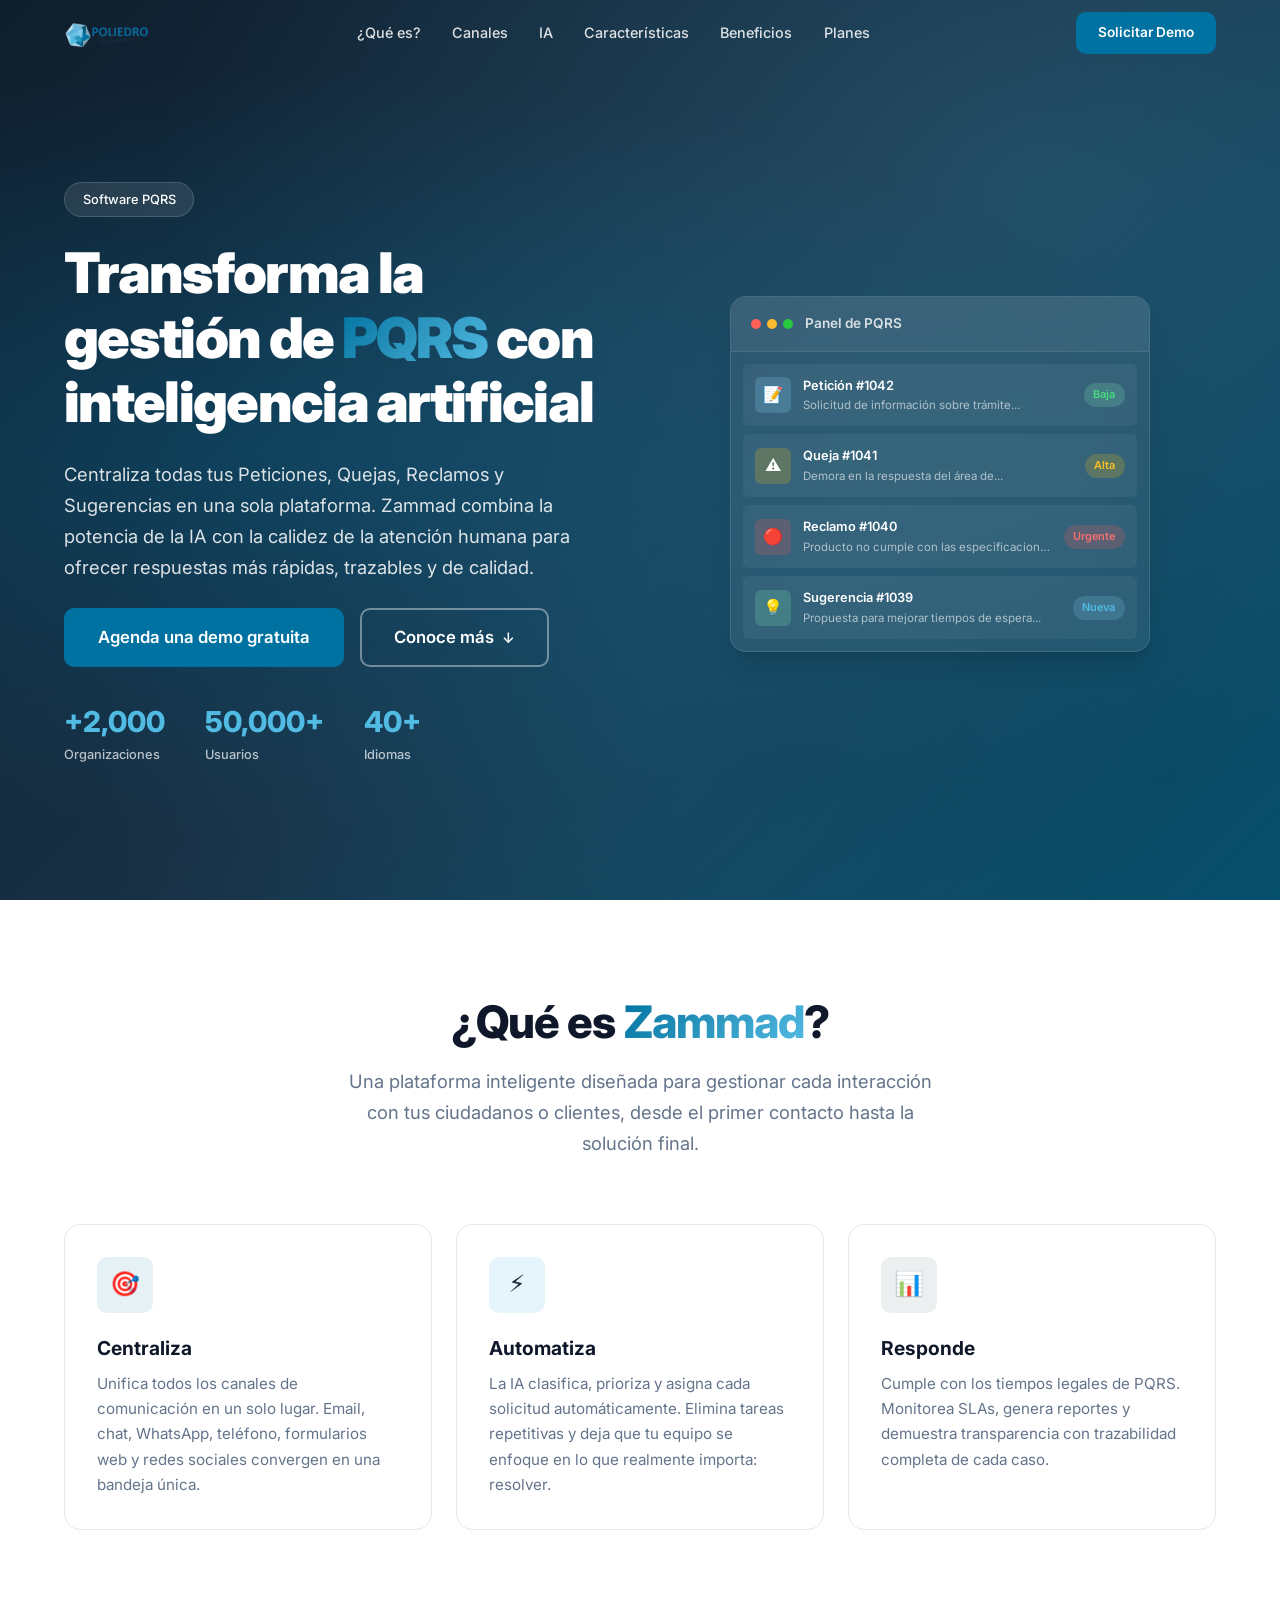
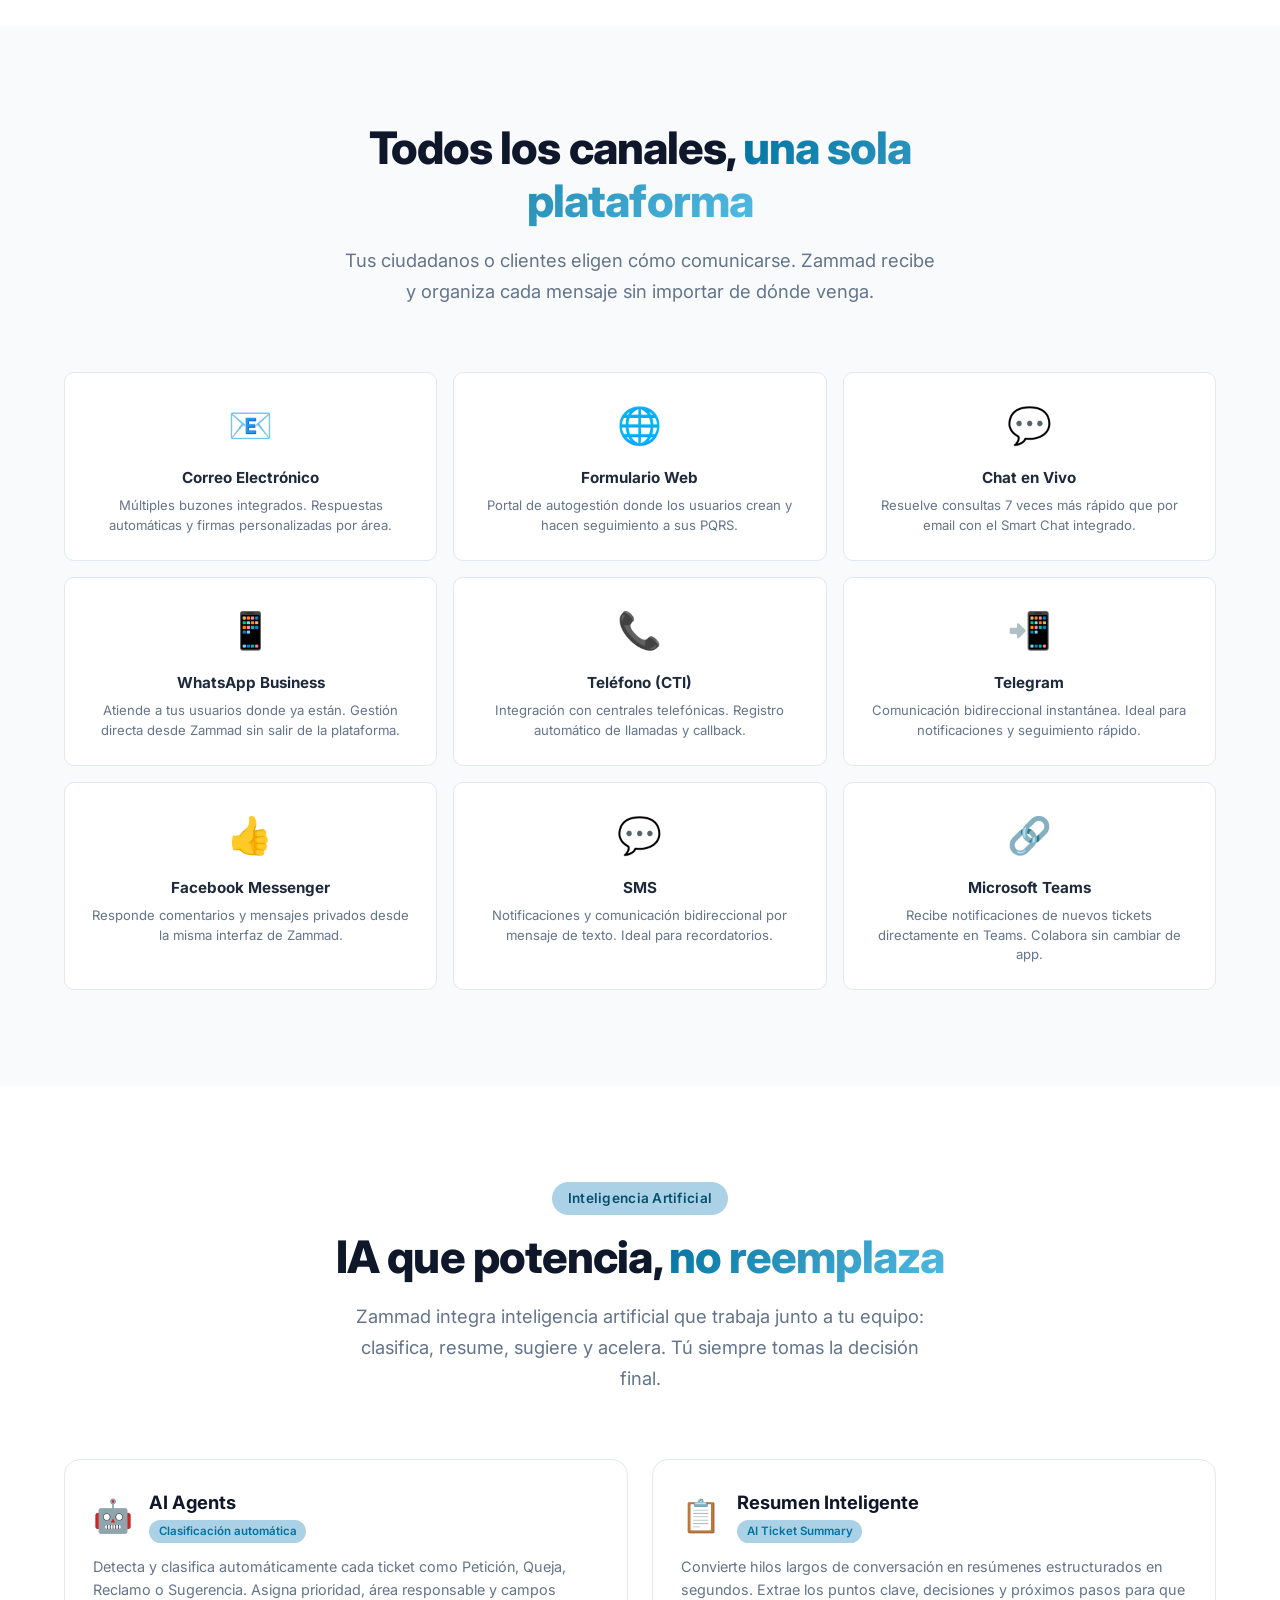
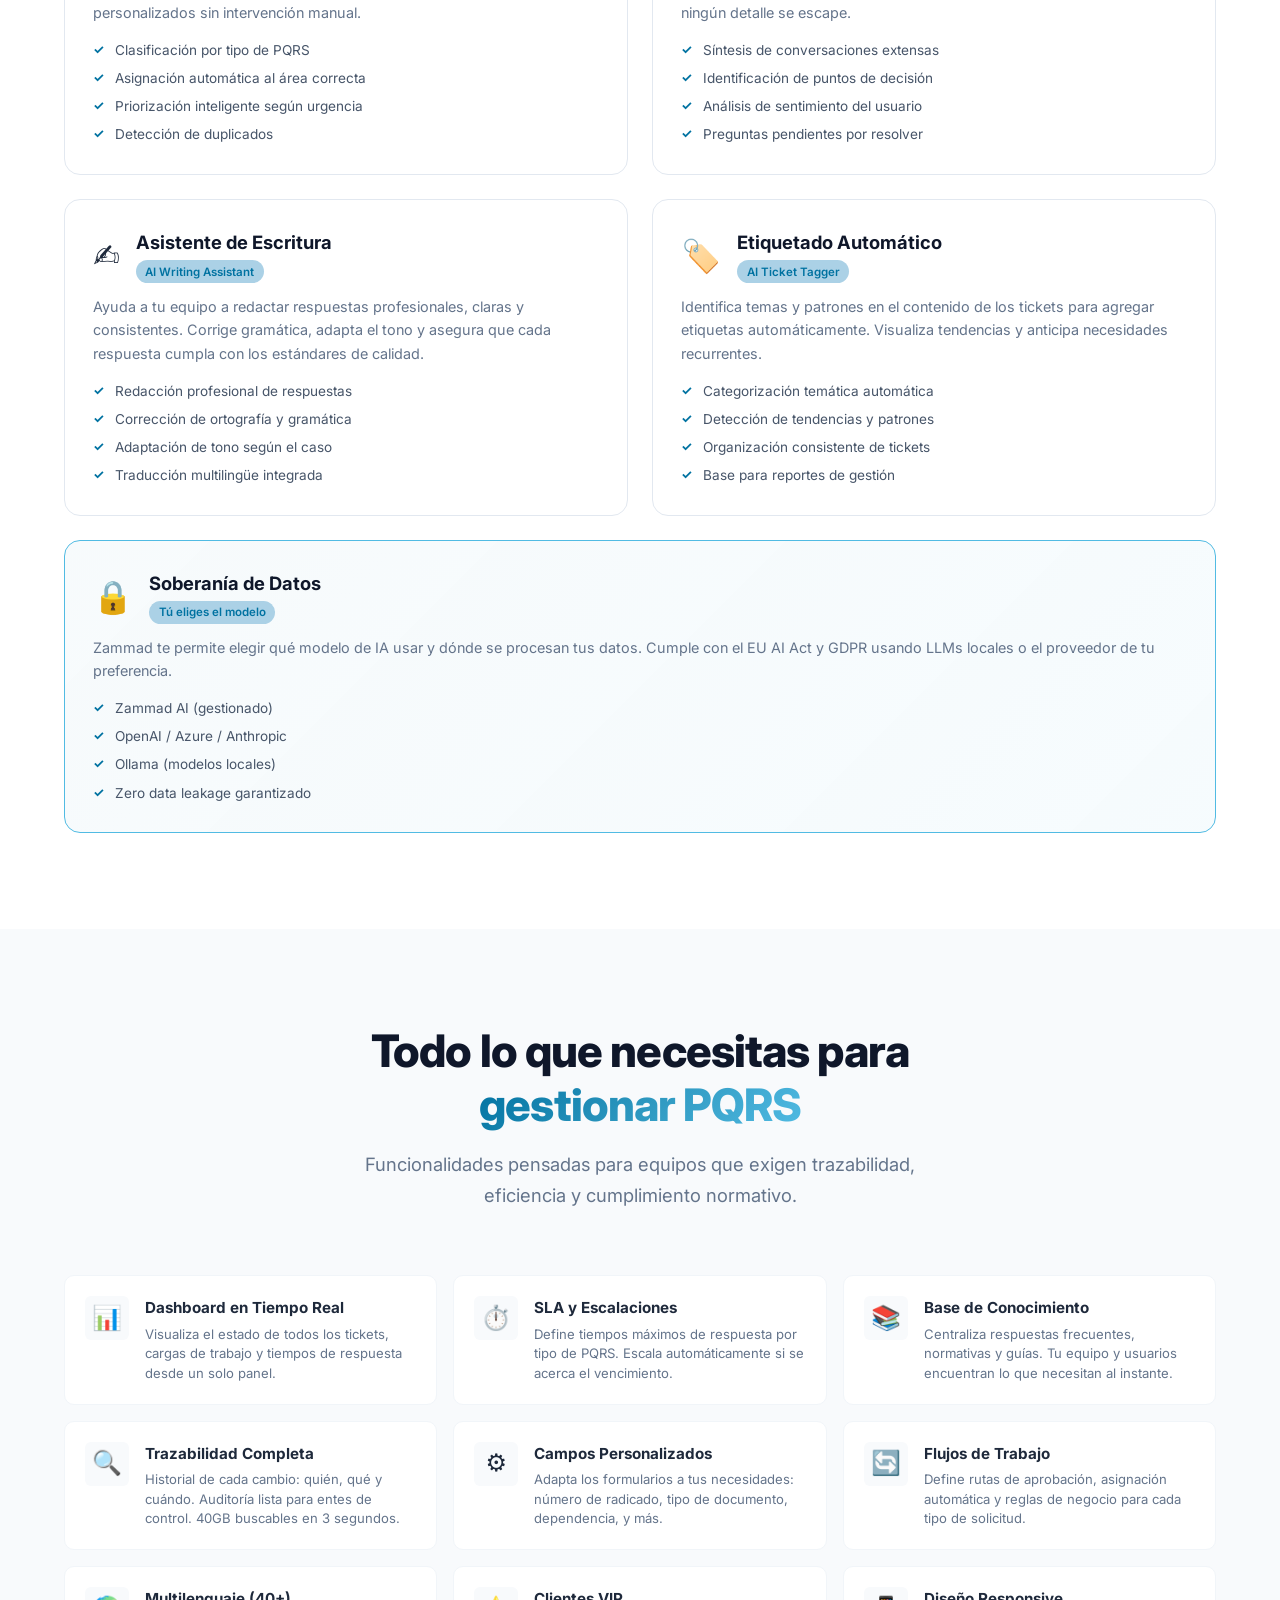
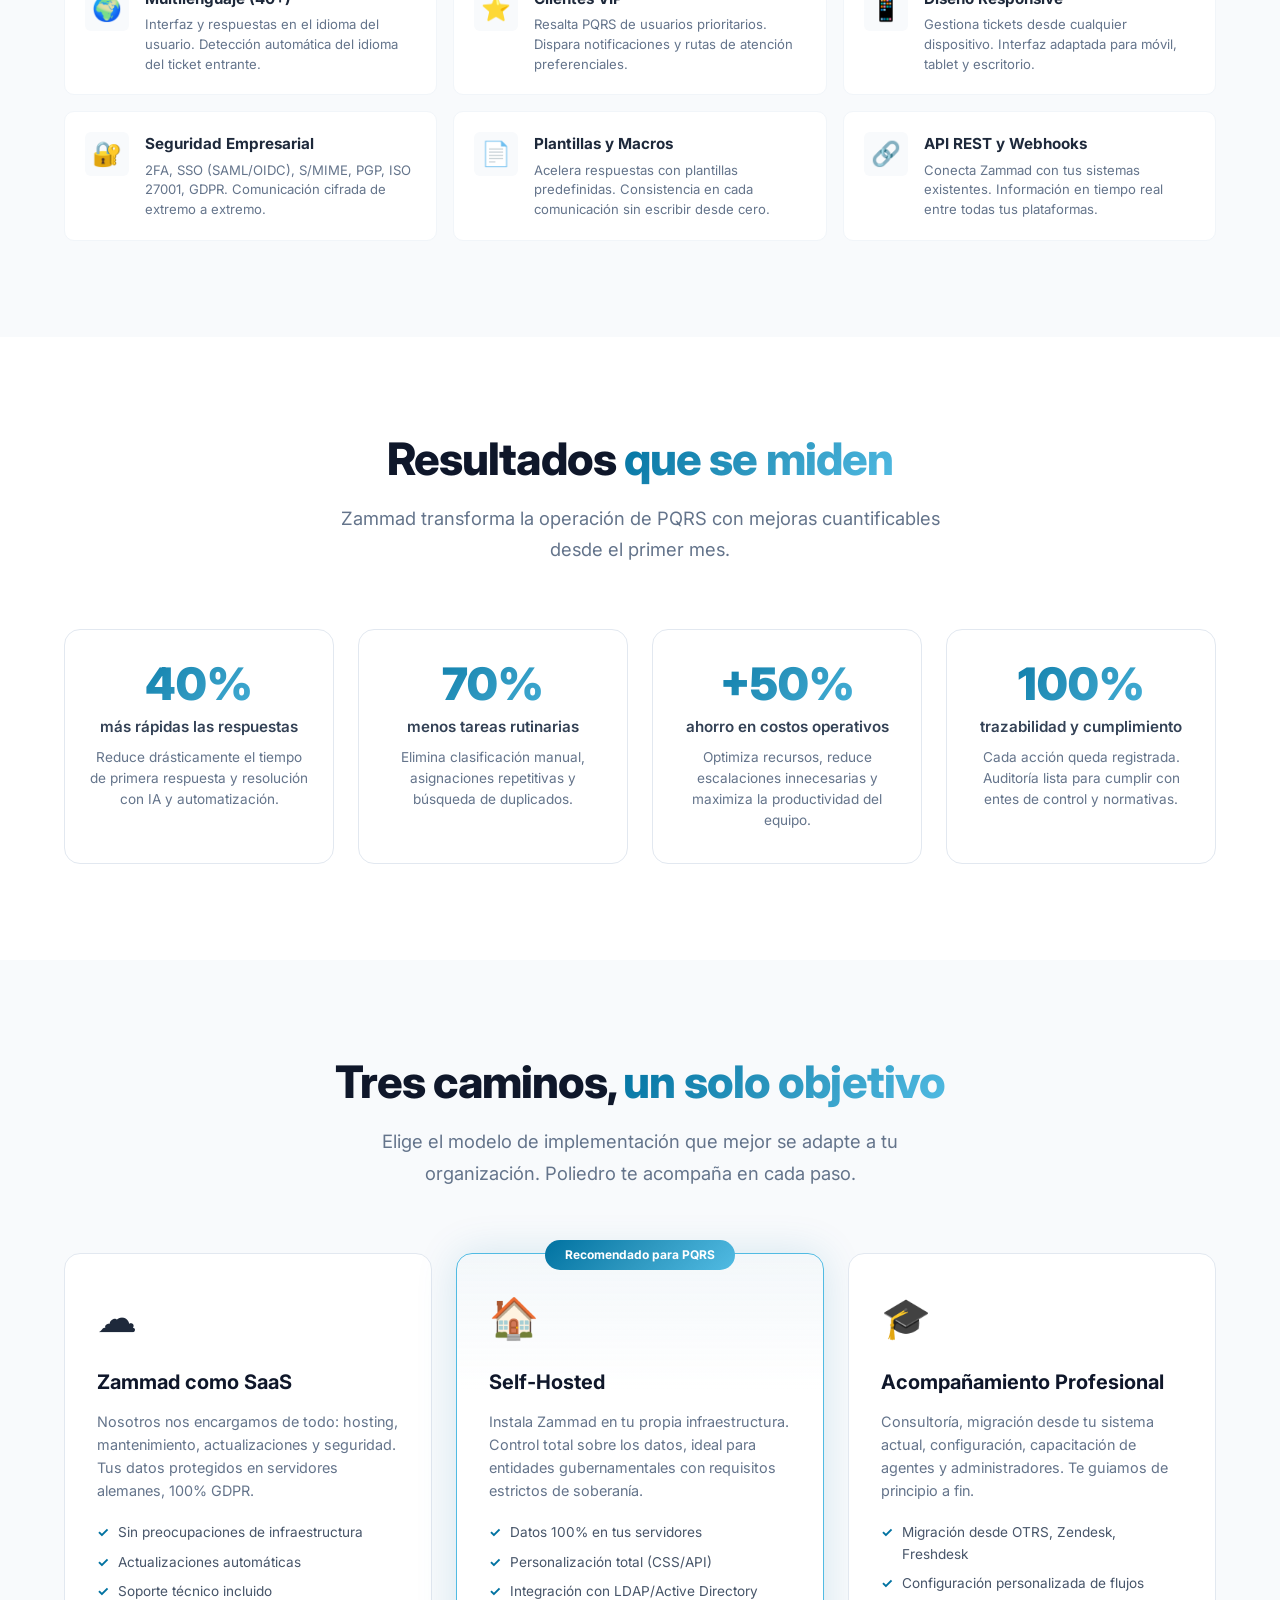
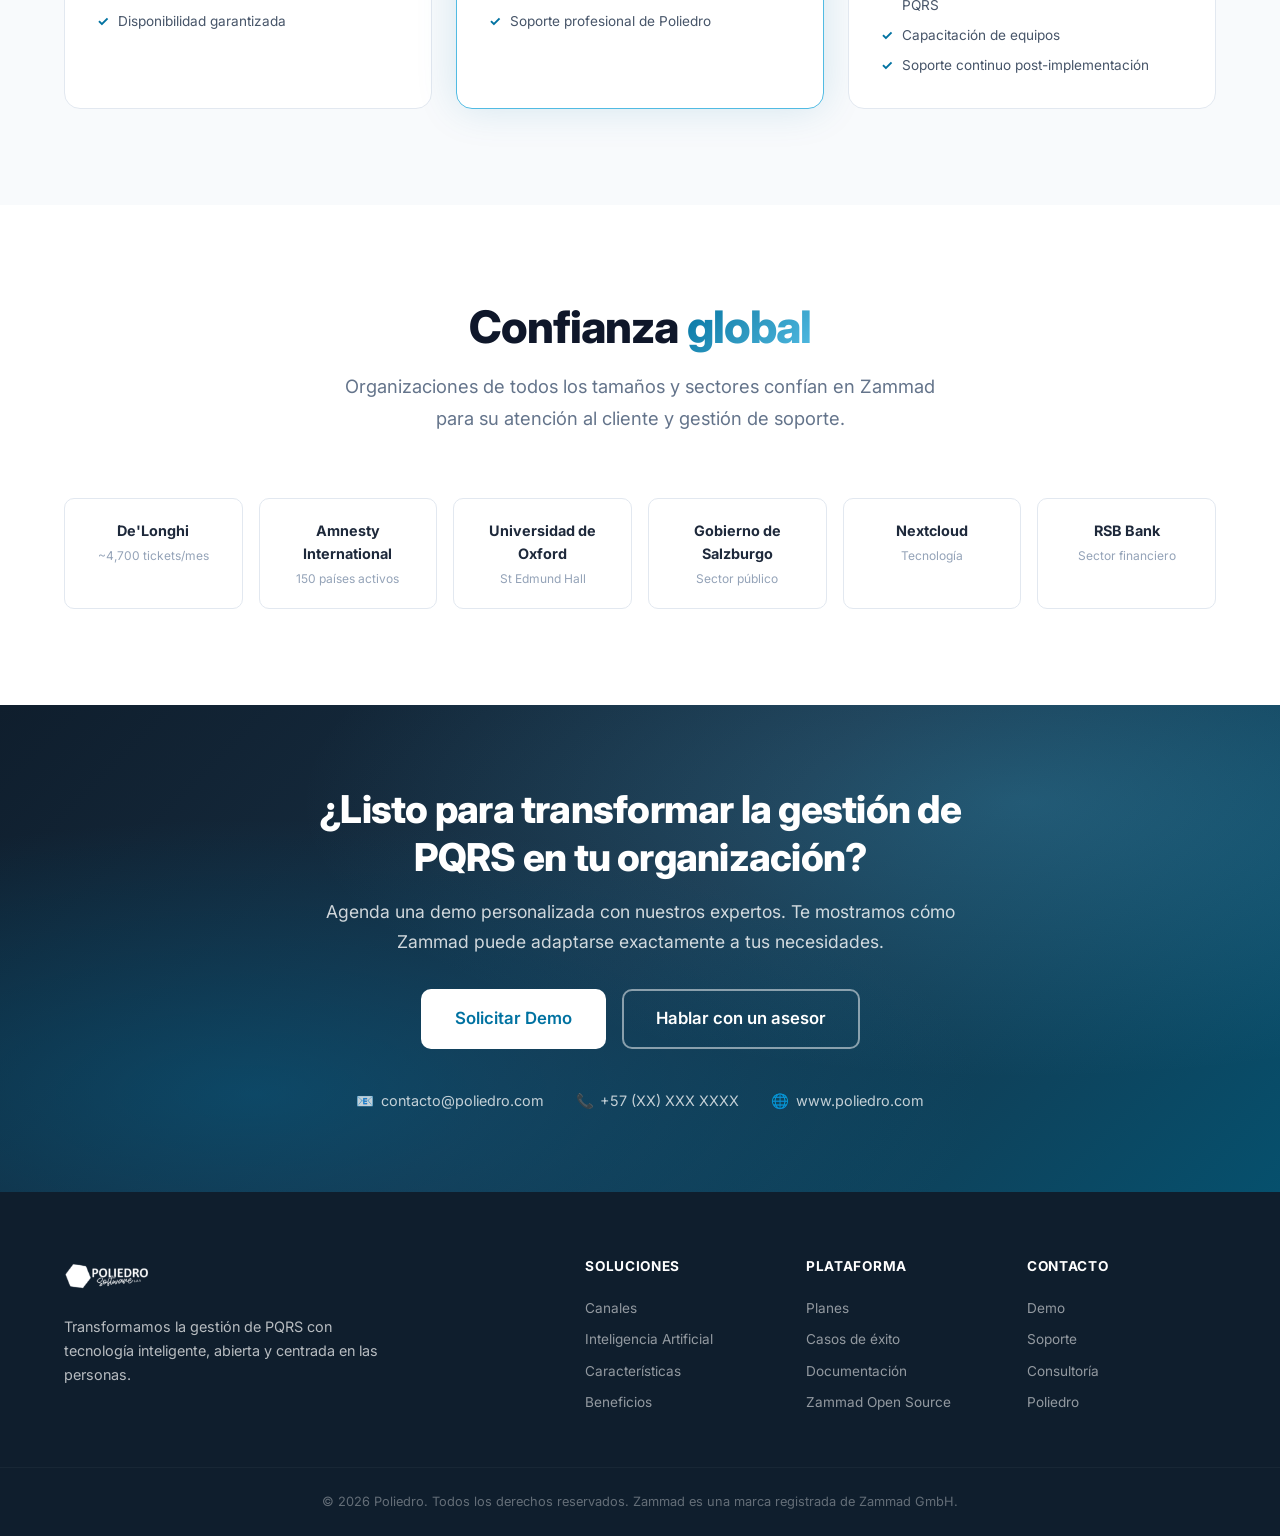
<file: index.html>
<!DOCTYPE html>
<html lang="es">
<head>
  <meta charset="UTF-8">
  <meta name="viewport" content="width=device-width, initial-scale=1.0">
  <title>Zammad para PQRS | Poliedro</title>
  <meta name="description" content="Transforma la gestión de PQRS con Zammad: software inteligente que centraliza, automatiza y acelera la respuesta a Peticiones, Quejas, Reclamos y Sugerencias.">
  <link rel="preconnect" href="https://fonts.googleapis.com">
  <link rel="preconnect" href="https://fonts.gstatic.com" crossorigin>
  <link href="https://fonts.googleapis.com/css2?family=Inter:wght@300;400;500;600;700;800;900&display=swap" rel="stylesheet">
  <link rel="stylesheet" href="styles.css">
  <link rel="icon" type="image/png" href="logo_poliedro.png">
</head>
<body>

  <!-- NAVBAR -->
  <nav class="navbar" id="navbar">
    <div class="container nav-container">
      <a href="#" class="nav-logo">
        <img src="logo_poliedro.png" alt="Poliedro" class="nav-logo-img">
      </a>
      <div class="nav-links" id="navLinks">
        <a href="#que-es" class="nav-link">¿Qué es?</a>
        <a href="#canales" class="nav-link">Canales</a>
        <a href="#ia" class="nav-link">IA</a>
        <a href="#caracteristicas" class="nav-link">Características</a>
        <a href="#beneficios" class="nav-link">Beneficios</a>
        <a href="#planes" class="nav-link">Planes</a>
      </div>
      <a href="#contacto" class="btn btn-primary btn-sm">Solicitar Demo</a>
      <button class="nav-toggle" id="navToggle" aria-label="Menú">
        <span></span><span></span><span></span>
      </button>
    </div>
  </nav>

  <!-- HERO -->
  <section class="hero" id="inicio">
    <div class="hero-bg"></div>
    <div class="container hero-container">
      <div class="hero-content">
        <div class="hero-badge">
          <span>Software PQRS </span>
        </div>
        <h1 class="hero-title">
          Transforma la gestión de <span class="text-gradient">PQRS</span> con inteligencia artificial
        </h1>
        <p class="hero-subtitle">
          Centraliza todas tus Peticiones, Quejas, Reclamos y Sugerencias en una sola plataforma. 
          Zammad combina la potencia de la IA con la calidez de la atención humana para ofrecer 
          respuestas más rápidas, trazables y de calidad.
        </p>
        <div class="hero-cta">
          <a href="#contacto" class="btn btn-primary btn-lg">Agenda una demo gratuita</a>
          <a href="#que-es" class="btn btn-outline btn-lg">Conoce más <span class="arrow-down">↓</span></a>
        </div>
        <div class="hero-stats">
          <div class="hero-stat">
            <span class="hero-stat-number">+2,000</span>
            <span class="hero-stat-label">Organizaciones</span>
          </div>
          <div class="hero-stat">
            <span class="hero-stat-number">50,000+</span>
            <span class="hero-stat-label">Usuarios</span>
          </div>
          <div class="hero-stat">
            <span class="hero-stat-number">40+</span>
            <span class="hero-stat-label">Idiomas</span>
          </div>
        </div>
      </div>
      <div class="hero-visual">
        <div class="hero-card">
          <div class="hero-card-header">
            <div class="hero-card-dots">
              <span></span><span></span><span></span>
            </div>
            <span class="hero-card-title">Panel de PQRS</span>
          </div>
          <div class="hero-card-body">
            <div class="hero-ticket">
              <div class="hero-ticket-icon hero-ticket-peticion">📝</div>
              <div class="hero-ticket-info">
                <span class="hero-ticket-type">Petición #1042</span>
                <span class="hero-ticket-preview">Solicitud de información sobre trámite...</span>
              </div>
              <span class="hero-ticket-badge hero-badge-low">Baja</span>
            </div>
            <div class="hero-ticket">
              <div class="hero-ticket-icon hero-ticket-queja">⚠️</div>
              <div class="hero-ticket-info">
                <span class="hero-ticket-type">Queja #1041</span>
                <span class="hero-ticket-preview">Demora en la respuesta del área de...</span>
              </div>
              <span class="hero-ticket-badge hero-badge-high">Alta</span>
            </div>
            <div class="hero-ticket">
              <div class="hero-ticket-icon hero-ticket-reclamo">🔴</div>
              <div class="hero-ticket-info">
                <span class="hero-ticket-type">Reclamo #1040</span>
                <span class="hero-ticket-preview">Producto no cumple con las especificaciones...</span>
              </div>
              <span class="hero-ticket-badge hero-badge-urgent">Urgente</span>
            </div>
            <div class="hero-ticket">
              <div class="hero-ticket-icon hero-ticket-sugerencia">💡</div>
              <div class="hero-ticket-info">
                <span class="hero-ticket-type">Sugerencia #1039</span>
                <span class="hero-ticket-preview">Propuesta para mejorar tiempos de espera...</span>
              </div>
              <span class="hero-ticket-badge hero-badge-info">Nueva</span>
            </div>
          </div>
        </div>
      </div>
    </div>
  </section>

  <!-- ¿QUÉ ES ZAMMAD? -->
  <section class="section" id="que-es">
    <div class="container">
      <div class="section-header">
        <h2 class="section-title">¿Qué es <span class="text-gradient">Zammad</span>?</h2>
        <p class="section-subtitle">Una plataforma inteligente diseñada para gestionar cada interacción con tus ciudadanos o clientes, desde el primer contacto hasta la solución final.</p>
      </div>
      <div class="cards-grid">
        <div class="card">
          <div class="card-icon card-icon-blue">🎯</div>
          <h3 class="card-title">Centraliza</h3>
          <p class="card-text">Unifica todos los canales de comunicación en un solo lugar. Email, chat, WhatsApp, teléfono, formularios web y redes sociales convergen en una bandeja única.</p>
        </div>
        <div class="card">
          <div class="card-icon card-icon-teal">⚡</div>
          <h3 class="card-title">Automatiza</h3>
          <p class="card-text">La IA clasifica, prioriza y asigna cada solicitud automáticamente. Elimina tareas repetitivas y deja que tu equipo se enfoque en lo que realmente importa: resolver.</p>
        </div>
        <div class="card">
          <div class="card-icon card-icon-dark">📊</div>
          <h3 class="card-title">Responde</h3>
          <p class="card-text">Cumple con los tiempos legales de PQRS. Monitorea SLAs, genera reportes y demuestra transparencia con trazabilidad completa de cada caso.</p>
        </div>
      </div>
    </div>
  </section>

  <!-- CANALES -->
  <section class="section section-alt" id="canales">
    <div class="container">
      <div class="section-header">
        <h2 class="section-title">Todos los canales, <span class="text-gradient">una sola plataforma</span></h2>
        <p class="section-subtitle">Tus ciudadanos o clientes eligen cómo comunicarse. Zammad recibe y organiza cada mensaje sin importar de dónde venga.</p>
      </div>
      <div class="channels-grid">
        <div class="channel-card">
          <div class="channel-icon">📧</div>
          <h4>Correo Electrónico</h4>
          <p>Múltiples buzones integrados. Respuestas automáticas y firmas personalizadas por área.</p>
        </div>
        <div class="channel-card">
          <div class="channel-icon">🌐</div>
          <h4>Formulario Web</h4>
          <p>Portal de autogestión donde los usuarios crean y hacen seguimiento a sus PQRS.</p>
        </div>
        <div class="channel-card">
          <div class="channel-icon">💬</div>
          <h4>Chat en Vivo</h4>
          <p>Resuelve consultas 7 veces más rápido que por email con el Smart Chat integrado.</p>
        </div>
        <div class="channel-card">
          <div class="channel-icon">📱</div>
          <h4>WhatsApp Business</h4>
          <p>Atiende a tus usuarios donde ya están. Gestión directa desde Zammad sin salir de la plataforma.</p>
        </div>
        <div class="channel-card">
          <div class="channel-icon">📞</div>
          <h4>Teléfono (CTI)</h4>
          <p>Integración con centrales telefónicas. Registro automático de llamadas y callback.</p>
        </div>
        <div class="channel-card">
          <div class="channel-icon">📲</div>
          <h4>Telegram</h4>
          <p>Comunicación bidireccional instantánea. Ideal para notificaciones y seguimiento rápido.</p>
        </div>
        <div class="channel-card">
          <div class="channel-icon">👍</div>
          <h4>Facebook Messenger</h4>
          <p>Responde comentarios y mensajes privados desde la misma interfaz de Zammad.</p>
        </div>
        <div class="channel-card">
          <div class="channel-icon">💬</div>
          <h4>SMS</h4>
          <p>Notificaciones y comunicación bidireccional por mensaje de texto. Ideal para recordatorios.</p>
        </div>
        <div class="channel-card">
          <div class="channel-icon">🔗</div>
          <h4>Microsoft Teams</h4>
          <p>Recibe notificaciones de nuevos tickets directamente en Teams. Colabora sin cambiar de app.</p>
        </div>
      </div>
    </div>
  </section>

  <!-- IA -->
  <section class="section" id="ia">
    <div class="container">
      <div class="section-header">
        <span class="section-badge">Inteligencia Artificial</span>
        <h2 class="section-title">IA que potencia, <span class="text-gradient">no reemplaza</span></h2>
        <p class="section-subtitle">Zammad integra inteligencia artificial que trabaja junto a tu equipo: clasifica, resume, sugiere y acelera. Tú siempre tomas la decisión final.</p>
      </div>
      <div class="ai-grid">
        <div class="ai-card">
          <div class="ai-card-header">
            <div class="ai-card-icon">🤖</div>
            <div>
              <h3>AI Agents</h3>
              <span class="ai-card-badge">Clasificación automática</span>
            </div>
          </div>
          <p>Detecta y clasifica automáticamente cada ticket como Petición, Queja, Reclamo o Sugerencia. Asigna prioridad, área responsable y campos personalizados sin intervención manual.</p>
          <ul class="ai-features">
            <li>Clasificación por tipo de PQRS</li>
            <li>Asignación automática al área correcta</li>
            <li>Priorización inteligente según urgencia</li>
            <li>Detección de duplicados</li>
          </ul>
        </div>
        <div class="ai-card">
          <div class="ai-card-header">
            <div class="ai-card-icon">📋</div>
            <div>
              <h3>Resumen Inteligente</h3>
              <span class="ai-card-badge">AI Ticket Summary</span>
            </div>
          </div>
          <p>Convierte hilos largos de conversación en resúmenes estructurados en segundos. Extrae los puntos clave, decisiones y próximos pasos para que ningún detalle se escape.</p>
          <ul class="ai-features">
            <li>Síntesis de conversaciones extensas</li>
            <li>Identificación de puntos de decisión</li>
            <li>Análisis de sentimiento del usuario</li>
            <li>Preguntas pendientes por resolver</li>
          </ul>
        </div>
        <div class="ai-card">
          <div class="ai-card-header">
            <div class="ai-card-icon">✍️</div>
            <div>
              <h3>Asistente de Escritura</h3>
              <span class="ai-card-badge">AI Writing Assistant</span>
            </div>
          </div>
          <p>Ayuda a tu equipo a redactar respuestas profesionales, claras y consistentes. Corrige gramática, adapta el tono y asegura que cada respuesta cumpla con los estándares de calidad.</p>
          <ul class="ai-features">
            <li>Redacción profesional de respuestas</li>
            <li>Corrección de ortografía y gramática</li>
            <li>Adaptación de tono según el caso</li>
            <li>Traducción multilingüe integrada</li>
          </ul>
        </div>
        <div class="ai-card">
          <div class="ai-card-header">
            <div class="ai-card-icon">🏷️</div>
            <div>
              <h3>Etiquetado Automático</h3>
              <span class="ai-card-badge">AI Ticket Tagger</span>
            </div>
          </div>
          <p>Identifica temas y patrones en el contenido de los tickets para agregar etiquetas automáticamente. Visualiza tendencias y anticipa necesidades recurrentes.</p>
          <ul class="ai-features">
            <li>Categorización temática automática</li>
            <li>Detección de tendencias y patrones</li>
            <li>Organización consistente de tickets</li>
            <li>Base para reportes de gestión</li>
          </ul>
        </div>
        <div class="ai-card ai-card-featured">
          <div class="ai-card-header">
            <div class="ai-card-icon">🔒</div>
            <div>
              <h3>Soberanía de Datos</h3>
              <span class="ai-card-badge">Tú eliges el modelo</span>
            </div>
          </div>
          <p>Zammad te permite elegir qué modelo de IA usar y dónde se procesan tus datos. Cumple con el EU AI Act y GDPR usando LLMs locales o el proveedor de tu preferencia.</p>
          <ul class="ai-features">
            <li>Zammad AI (gestionado)</li>
            <li>OpenAI / Azure / Anthropic</li>
            <li>Ollama (modelos locales)</li>
            <li>Zero data leakage garantizado</li>
          </ul>
        </div>
      </div>
    </div>
  </section>

  <!-- CARACTERÍSTICAS -->
  <section class="section section-alt" id="caracteristicas">
    <div class="container">
      <div class="section-header">
        <h2 class="section-title">Todo lo que necesitas para <span class="text-gradient">gestionar PQRS</span></h2>
        <p class="section-subtitle">Funcionalidades pensadas para equipos que exigen trazabilidad, eficiencia y cumplimiento normativo.</p>
      </div>
      <div class="features-grid">
        <div class="feature-item">
          <span class="feature-icon">📊</span>
          <div>
            <h4>Dashboard en Tiempo Real</h4>
            <p>Visualiza el estado de todos los tickets, cargas de trabajo y tiempos de respuesta desde un solo panel.</p>
          </div>
        </div>
        <div class="feature-item">
          <span class="feature-icon">⏱️</span>
          <div>
            <h4>SLA y Escalaciones</h4>
            <p>Define tiempos máximos de respuesta por tipo de PQRS. Escala automáticamente si se acerca el vencimiento.</p>
          </div>
        </div>
        <div class="feature-item">
          <span class="feature-icon">📚</span>
          <div>
            <h4>Base de Conocimiento</h4>
            <p>Centraliza respuestas frecuentes, normativas y guías. Tu equipo y usuarios encuentran lo que necesitan al instante.</p>
          </div>
        </div>
        <div class="feature-item">
          <span class="feature-icon">🔍</span>
          <div>
            <h4>Trazabilidad Completa</h4>
            <p>Historial de cada cambio: quién, qué y cuándo. Auditoría lista para entes de control. 40GB buscables en 3 segundos.</p>
          </div>
        </div>
        <div class="feature-item">
          <span class="feature-icon">⚙️</span>
          <div>
            <h4>Campos Personalizados</h4>
            <p>Adapta los formularios a tus necesidades: número de radicado, tipo de documento, dependencia, y más.</p>
          </div>
        </div>
        <div class="feature-item">
          <span class="feature-icon">🔄</span>
          <div>
            <h4>Flujos de Trabajo</h4>
            <p>Define rutas de aprobación, asignación automática y reglas de negocio para cada tipo de solicitud.</p>
          </div>
        </div>
        <div class="feature-item">
          <span class="feature-icon">🌍</span>
          <div>
            <h4>Multilenguaje (40+)</h4>
            <p>Interfaz y respuestas en el idioma del usuario. Detección automática del idioma del ticket entrante.</p>
          </div>
        </div>
        <div class="feature-item">
          <span class="feature-icon">⭐</span>
          <div>
            <h4>Clientes VIP</h4>
            <p>Resalta PQRS de usuarios prioritarios. Dispara notificaciones y rutas de atención preferenciales.</p>
          </div>
        </div>
        <div class="feature-item">
          <span class="feature-icon">📱</span>
          <div>
            <h4>Diseño Responsive</h4>
            <p>Gestiona tickets desde cualquier dispositivo. Interfaz adaptada para móvil, tablet y escritorio.</p>
          </div>
        </div>
        <div class="feature-item">
          <span class="feature-icon">🔐</span>
          <div>
            <h4>Seguridad Empresarial</h4>
            <p>2FA, SSO (SAML/OIDC), S/MIME, PGP, ISO 27001, GDPR. Comunicación cifrada de extremo a extremo.</p>
          </div>
        </div>
        <div class="feature-item">
          <span class="feature-icon">📄</span>
          <div>
            <h4>Plantillas y Macros</h4>
            <p>Acelera respuestas con plantillas predefinidas. Consistencia en cada comunicación sin escribir desde cero.</p>
          </div>
        </div>
        <div class="feature-item">
          <span class="feature-icon">🔗</span>
          <div>
            <h4>API REST y Webhooks</h4>
            <p>Conecta Zammad con tus sistemas existentes. Información en tiempo real entre todas tus plataformas.</p>
          </div>
        </div>
      </div>
    </div>
  </section>

  <!-- BENEFICIOS -->
  <section class="section" id="beneficios">
    <div class="container">
      <div class="section-header">
        <h2 class="section-title">Resultados <span class="text-gradient">que se miden</span></h2>
        <p class="section-subtitle">Zammad transforma la operación de PQRS con mejoras cuantificables desde el primer mes.</p>
      </div>
      <div class="beneficios-grid">
        <div class="beneficio-card">
          <span class="beneficio-number">40%</span>
          <span class="beneficio-label">más rápidas las respuestas</span>
          <p>Reduce drásticamente el tiempo de primera respuesta y resolución con IA y automatización.</p>
        </div>
        <div class="beneficio-card">
          <span class="beneficio-number">70%</span>
          <span class="beneficio-label">menos tareas rutinarias</span>
          <p>Elimina clasificación manual, asignaciones repetitivas y búsqueda de duplicados.</p>
        </div>
        <div class="beneficio-card">
          <span class="beneficio-number">+50%</span>
          <span class="beneficio-label">ahorro en costos operativos</span>
          <p>Optimiza recursos, reduce escalaciones innecesarias y maximiza la productividad del equipo.</p>
        </div>
        <div class="beneficio-card">
          <span class="beneficio-number">100%</span>
          <span class="beneficio-label">trazabilidad y cumplimiento</span>
          <p>Cada acción queda registrada. Auditoría lista para cumplir con entes de control y normativas.</p>
        </div>
      </div>
    </div>
  </section>

  <!-- PLANES -->
  <section class="section section-alt" id="planes">
    <div class="container">
      <div class="section-header">
        <h2 class="section-title">Tres caminos, <span class="text-gradient">un solo objetivo</span></h2>
        <p class="section-subtitle">Elige el modelo de implementación que mejor se adapte a tu organización. Poliedro te acompaña en cada paso.</p>
      </div>
      <div class="planes-grid">
        <div class="plan-card">
          <div class="plan-icon">☁️</div>
          <h3>Zammad como SaaS</h3>
          <p class="plan-desc">Nosotros nos encargamos de todo: hosting, mantenimiento, actualizaciones y seguridad. Tus datos protegidos en servidores alemanes, 100% GDPR.</p>
          <ul class="plan-features">
            <li>Sin preocupaciones de infraestructura</li>
            <li>Actualizaciones automáticas</li>
            <li>Soporte técnico incluido</li>
            <li>Disponibilidad garantizada</li>
          </ul>
        </div>
        <div class="plan-card plan-featured">
          <div class="plan-badge">Recomendado para PQRS</div>
          <div class="plan-icon">🏠</div>
          <h3>Self-Hosted</h3>
          <p class="plan-desc">Instala Zammad en tu propia infraestructura. Control total sobre los datos, ideal para entidades gubernamentales con requisitos estrictos de soberanía.</p>
          <ul class="plan-features">
            <li>Datos 100% en tus servidores</li>
            <li>Personalización total (CSS/API)</li>
            <li>Integración con LDAP/Active Directory</li>
            <li>Soporte profesional de Poliedro</li>
          </ul>
        </div>
        <div class="plan-card">
          <div class="plan-icon">🎓</div>
          <h3>Acompañamiento Profesional</h3>
          <p class="plan-desc">Consultoría, migración desde tu sistema actual, configuración, capacitación de agentes y administradores. Te guiamos de principio a fin.</p>
          <ul class="plan-features">
            <li>Migración desde OTRS, Zendesk, Freshdesk</li>
            <li>Configuración personalizada de flujos PQRS</li>
            <li>Capacitación de equipos</li>
            <li>Soporte continuo post-implementación</li>
          </ul>
        </div>
      </div>
    </div>
  </section>

  <!-- CONFIANZA -->
  <section class="section" id="confianza">
    <div class="container">
      <div class="section-header">
        <h2 class="section-title">Confianza <span class="text-gradient">global</span></h2>
        <p class="section-subtitle">Organizaciones de todos los tamaños y sectores confían en Zammad para su atención al cliente y gestión de soporte.</p>
      </div>
      <div class="trust-grid">
        <div class="trust-card">
          <div class="trust-name">De'Longhi</div>
          <div class="trust-stat">~4,700 tickets/mes</div>
        </div>
        <div class="trust-card">
          <div class="trust-name">Amnesty International</div>
          <div class="trust-stat">150 países activos</div>
        </div>
        <div class="trust-card">
          <div class="trust-name">Universidad de Oxford</div>
          <div class="trust-stat">St Edmund Hall</div>
        </div>
        <div class="trust-card">
          <div class="trust-name">Gobierno de Salzburgo</div>
          <div class="trust-stat">Sector público</div>
        </div>
        <div class="trust-card">
          <div class="trust-name">Nextcloud</div>
          <div class="trust-stat">Tecnología</div>
        </div>
        <div class="trust-card">
          <div class="trust-name">RSB Bank</div>
          <div class="trust-stat">Sector financiero</div>
        </div>
      </div>
    </div>
  </section>

  <!-- CTA FINAL -->
  <section class="section cta-section" id="contacto">
    <div class="cta-bg"></div>
    <div class="container cta-container">
      <h2 class="cta-title">¿Listo para transformar la gestión de PQRS en tu organización?</h2>
      <p class="cta-subtitle">Agenda una demo personalizada con nuestros expertos. Te mostramos cómo Zammad puede adaptarse exactamente a tus necesidades.</p>
      <div class="cta-buttons">
        <a href="#" class="btn btn-white btn-lg">Solicitar Demo</a>
        <a href="#" class="btn btn-outline-white btn-lg">Hablar con un asesor</a>
      </div>
      <div class="cta-contact">
        <div class="cta-contact-item">
          <span>📧</span> contacto@poliedro.com
        </div>
        <div class="cta-contact-item">
          <span>📞</span> +57 (XX) XXX XXXX
        </div>
        <div class="cta-contact-item">
          <span>🌐</span> www.poliedro.com
        </div>
      </div>
    </div>
  </section>

  <!-- FOOTER -->
  <footer class="footer">
    <div class="container footer-container">
      <div class="footer-brand">
        <img src="logo_poliedro.png" alt="Poliedro" class="footer-logo">
        <p>Transformamos la gestión de PQRS con tecnología inteligente, abierta y centrada en las personas.</p>
      </div>
      <div class="footer-links">
        <div class="footer-col">
          <h5>Soluciones</h5>
          <a href="#canales">Canales</a>
          <a href="#ia">Inteligencia Artificial</a>
          <a href="#caracteristicas">Características</a>
          <a href="#beneficios">Beneficios</a>
        </div>
        <div class="footer-col">
          <h5>Plataforma</h5>
          <a href="#planes">Planes</a>
          <a href="#confianza">Casos de éxito</a>
          <a href="#">Documentación</a>
          <a href="#">Zammad Open Source</a>
        </div>
        <div class="footer-col">
          <h5>Contacto</h5>
          <a href="#">Demo</a>
          <a href="#">Soporte</a>
          <a href="#">Consultoría</a>
          <a href="#">Poliedro</a>
        </div>
      </div>
    </div>
    <div class="footer-bottom">
      <div class="container">
        <p>&copy; 2026 Poliedro. Todos los derechos reservados. Zammad es una marca registrada de Zammad GmbH.</p>
      </div>
    </div>
  </footer>

  <script src="script.js"></script>
</body>
</html>
</file>
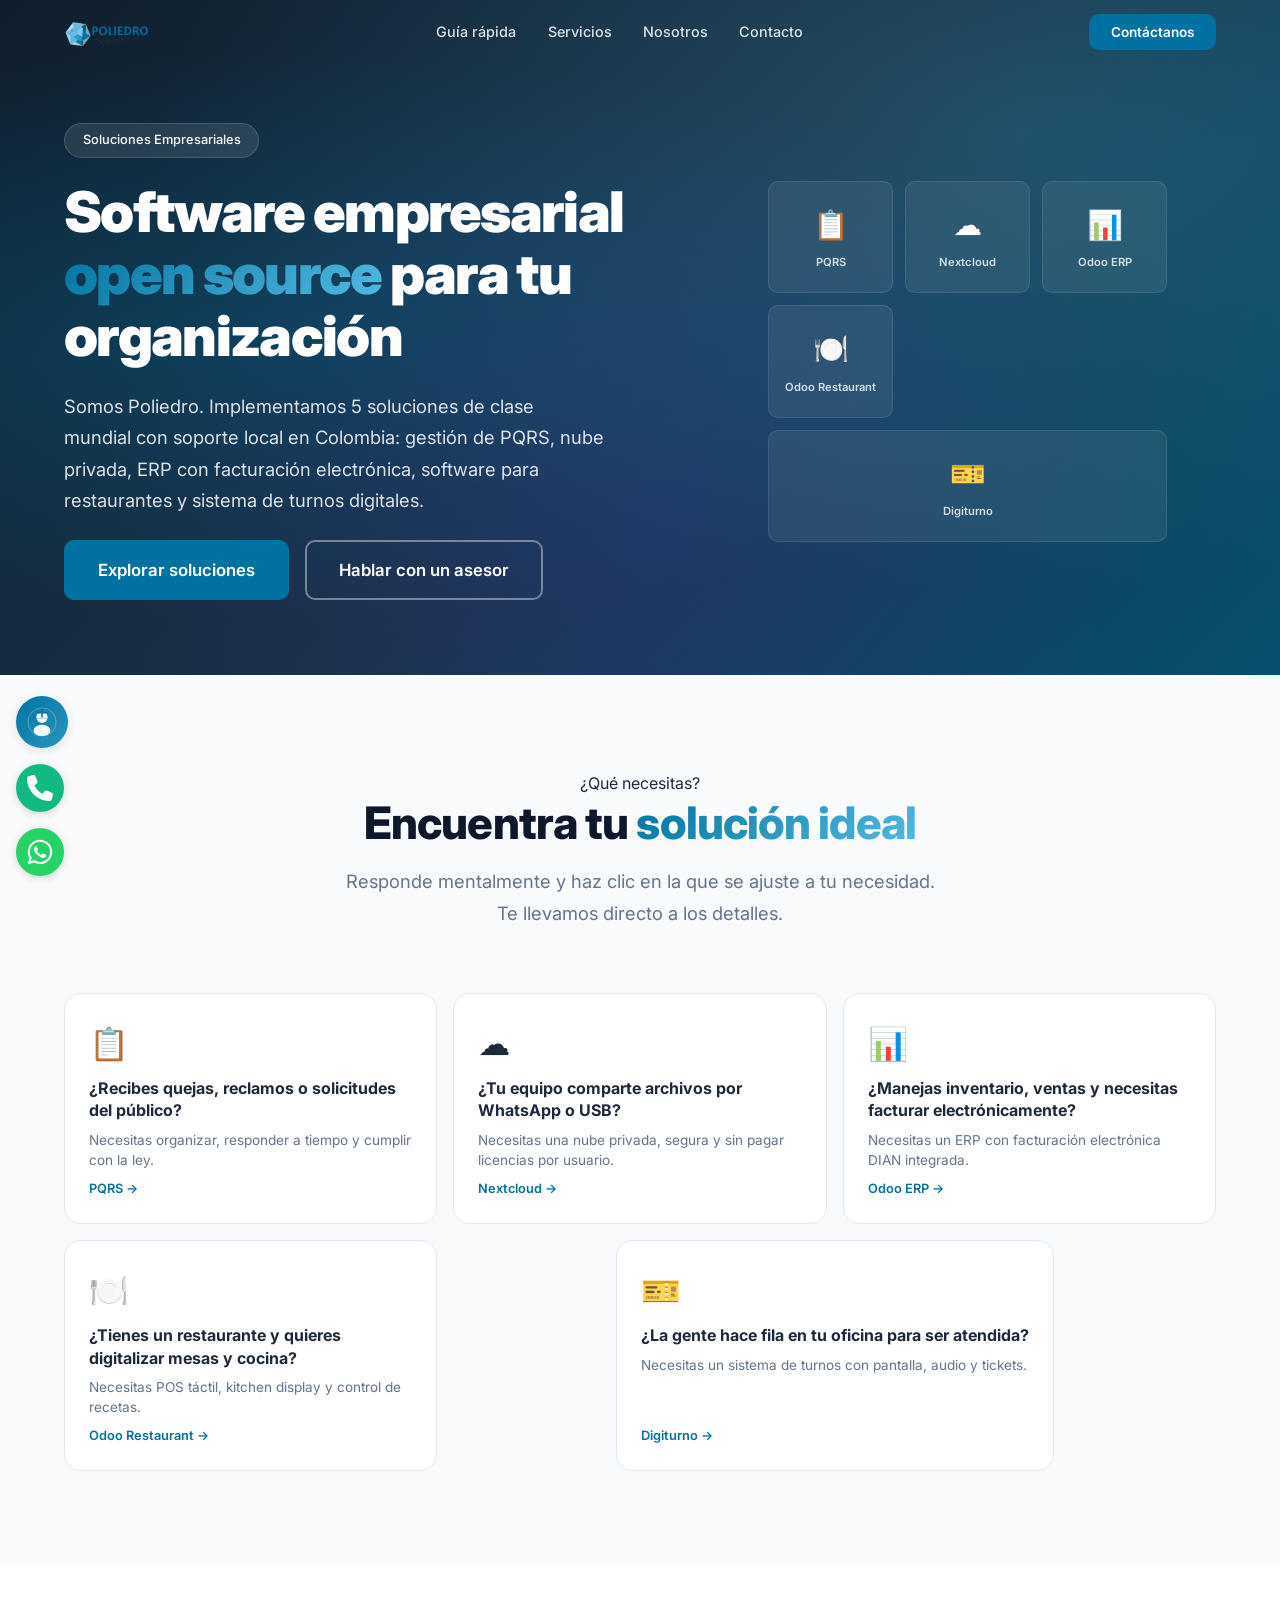
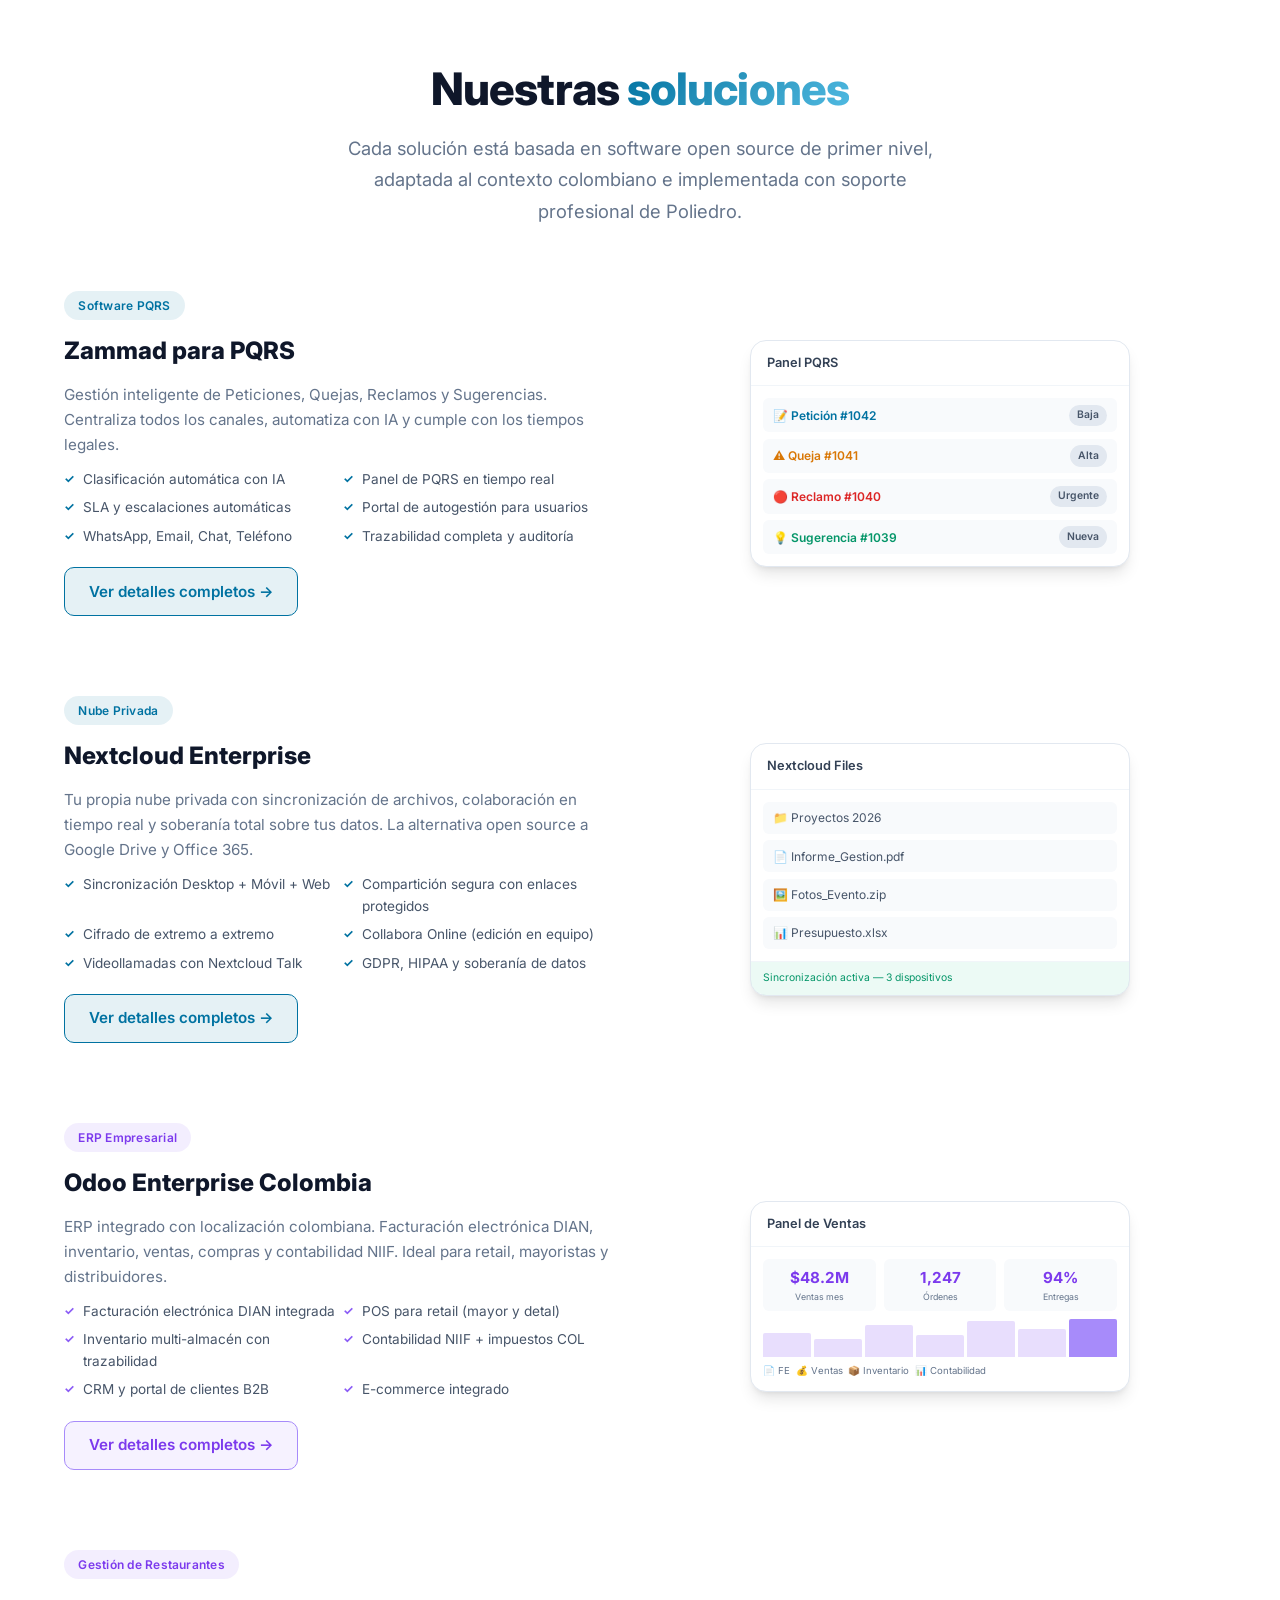
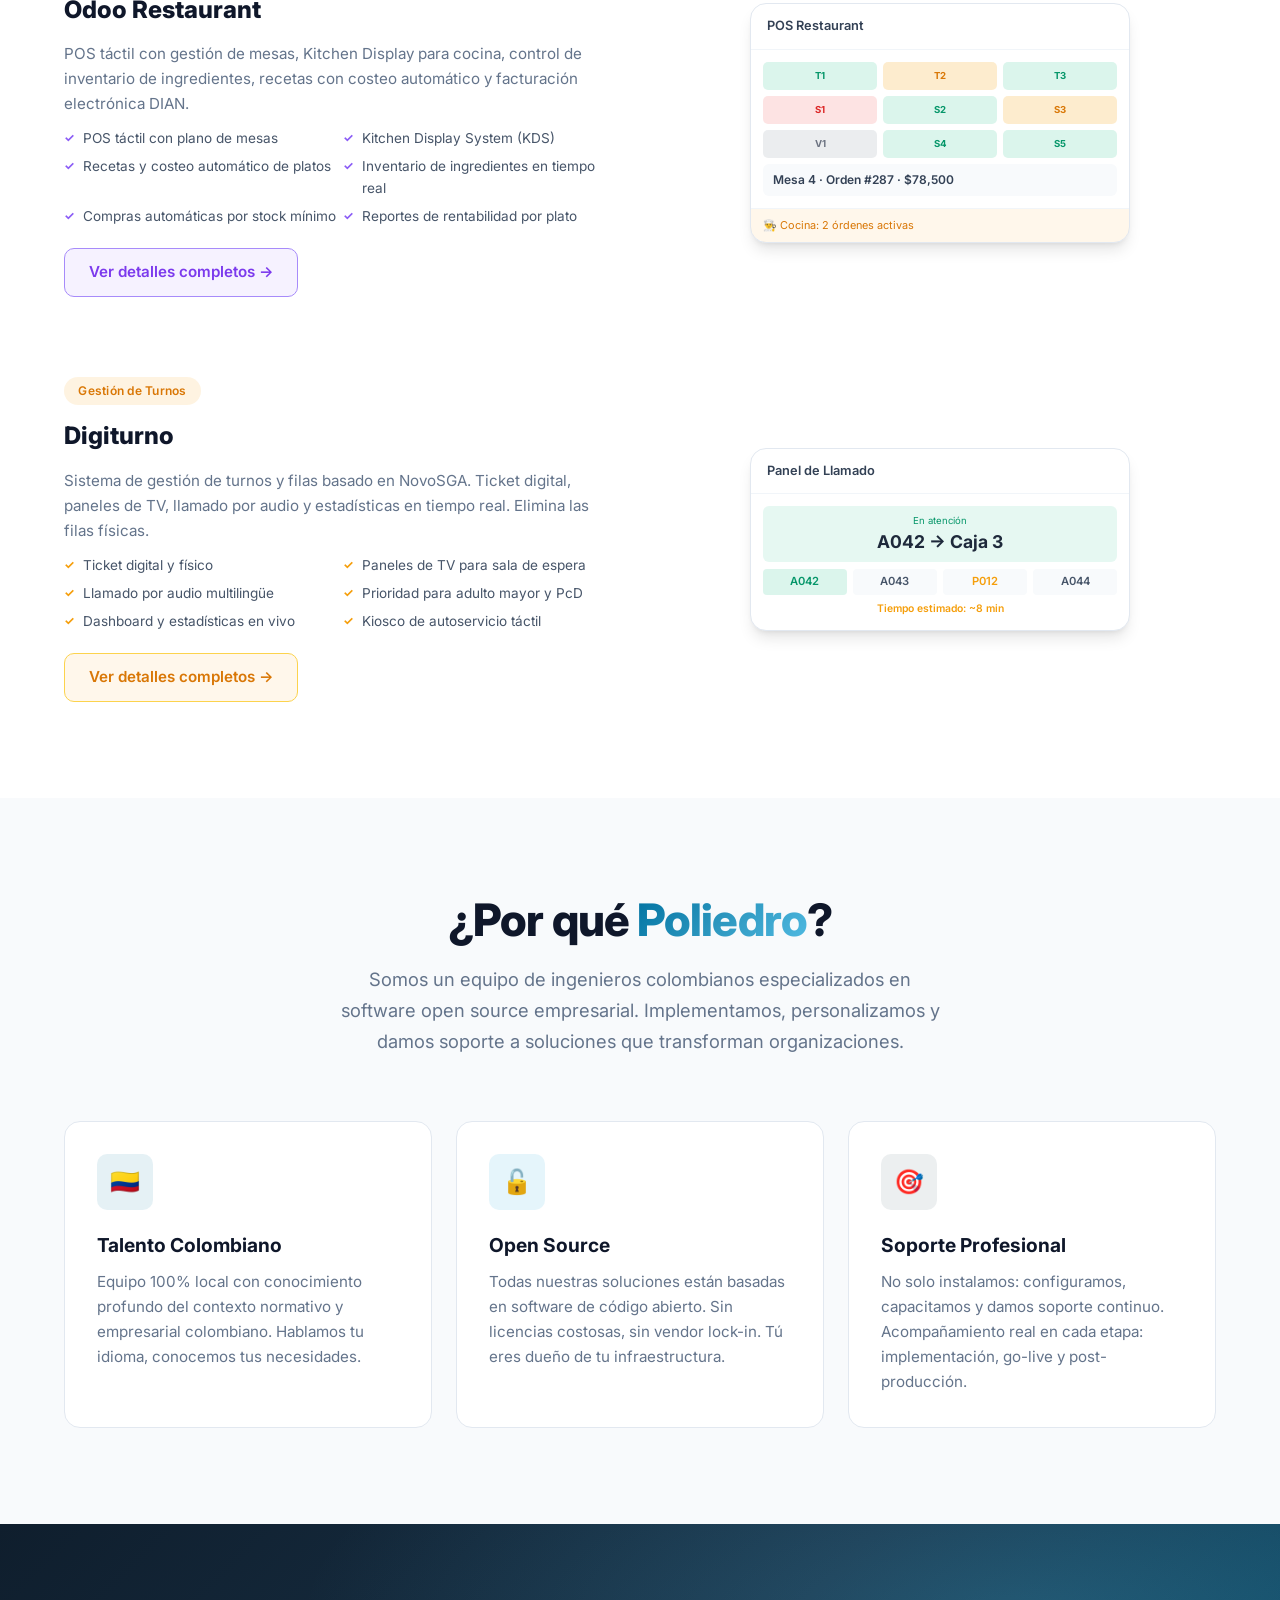
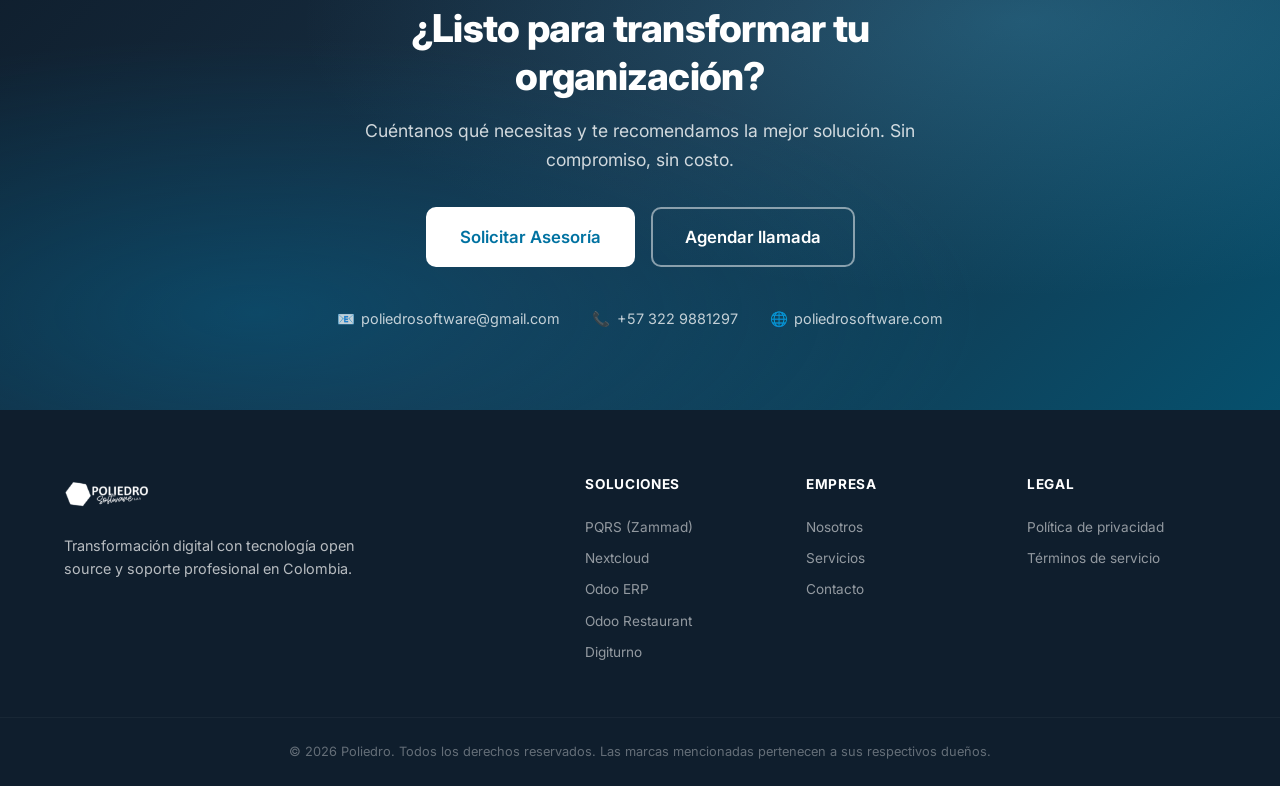
<file: master/index.html>
<!DOCTYPE html>
<html lang="es">
<head>
  <meta charset="UTF-8">
  <meta name="viewport" content="width=device-width, initial-scale=1.0">
  <title>Poliedro | Software Empresarial Open Source en Colombia</title>
  <meta name="description" content="Poliedro: implementamos software open source empresarial en Colombia. PQRS, Nextcloud, Odoo ERP, Odoo Restaurant y Digiturno. Soporte profesional, facturación electrónica DIAN.">
  <meta name="keywords" content="software empresarial, ERP Colombia, facturación electrónica, PQRS, nube privada, Nextcloud, Odoo, Zammad, Digiturno, turnos digitales, software open source, Poliedro, gestión documental, CRM, POS restaurante">
  <meta name="robots" content="index, follow">
  <link rel="canonical" href="https://www.poliedrocloud.com/">
  <meta property="og:title" content="Poliedro | Software Empresarial Open Source en Colombia">
  <meta property="og:description" content="PQRS, nube privada, ERP con facturación electrónica DIAN, software para restaurantes y sistema de turnos digitales. Implementación y soporte profesional.">
  <meta property="og:type" content="website">
  <meta property="og:url" content="https://www.poliedrocloud.com/">
  <meta property="og:image" content="https://www.poliedrocloud.com/logo_poliedro.png">
  <meta name="twitter:card" content="summary_large_image">
  <meta name="twitter:title" content="Poliedro | Software Empresarial Open Source">
  <meta name="twitter:description" content="5 soluciones open source con soporte profesional en Colombia. PQRS, nube privada, ERP y más.">
  <meta name="twitter:image" content="https://www.poliedrocloud.com/logo_poliedro.png">
  <script type="application/ld+json">
  {
    "@context": "https://schema.org",
    "@type": "Organization",
    "name": "Poliedro",
    "url": "https://www.poliedrocloud.com",
    "logo": "https://www.poliedrocloud.com/logo_poliedro.png",
    "email": "poliedrosoftware@gmail.com",
    "telephone": "+573229881297",
    "description": "Implementamos software empresarial open source con soporte profesional en Colombia: PQRS, nube privada, ERP, facturación electrónica y sistema de turnos.",
    "address": { "@type": "PostalAddress", "addressCountry": "CO" },
    "sameAs": ["https://www.poliedrocloud.com"]
  }
  </script>
  <link rel="preconnect" href="https://fonts.googleapis.com">
  <link rel="preconnect" href="https://fonts.gstatic.com" crossorigin>
  <link href="https://fonts.googleapis.com/css2?family=Inter:wght@300;400;500;600;700;800;900&display=swap" rel="stylesheet">
  <link rel="stylesheet" href="styles.css">
  <link rel="icon" type="image/png" href="logo_poliedro.png">
</head>
<body>

  <!-- NAVBAR -->
  <nav class="navbar" id="navbar">
    <div class="container nav-container">
      <a href="#" class="nav-logo">
        <img src="logo_poliedro.png" alt="Poliedro - Software Empresarial Open Source Colombia" class="nav-logo-img">
      </a>
      <div class="nav-links" id="navLinks">
        <a href="#guia" class="nav-link">Guía rápida</a>
        <a href="#servicios" class="nav-link">Servicios</a>
        <a href="#nosotros" class="nav-link">Nosotros</a>
        <a href="#contacto" class="nav-link">Contacto</a>
      </div>
      <button id="zammad-feedback-form" class="btn btn-primary btn-sm">Contáctanos</button>
      <button class="nav-toggle" id="navToggle" aria-label="Menú">
        <span></span><span></span><span></span>
      </button>
    </div>
  </nav>

  <!-- HERO -->
  <section class="hero" id="inicio">
    <div class="hero-bg"></div>
    <div class="container hero-container">
      <div class="hero-content">
        <div class="hero-badge">
          <span>Soluciones Empresariales</span>
        </div>
        <h1 class="hero-title">
          Software empresarial <span class="text-gradient">open source</span> para tu organización
        </h1>
        <p class="hero-subtitle">
          Somos Poliedro. Implementamos 5 soluciones de clase mundial con soporte local en Colombia: gestión de PQRS, nube privada, ERP con facturación electrónica, software para restaurantes y sistema de turnos digitales.
        </p>
        <div class="hero-cta">
          <a href="#servicios" class="btn btn-primary btn-lg">Explorar soluciones</a>
          <a href="#" id="zammad-feedback-form-hero" class="btn btn-outline btn-lg">Hablar con un asesor</a>
        </div>
      </div>
      <div class="hero-visual">
        <div class="hero-visual-grid">
          <a href="#s-pqrs" class="hv-card hv-pqrs">
            <span class="hv-icon">📋</span>
            <span class="hv-label">PQRS</span>
          </a>
          <a href="#s-nextcloud" class="hv-card hv-nextcloud">
            <span class="hv-icon">☁️</span>
            <span class="hv-label">Nextcloud</span>
          </a>
          <a href="#s-odoo" class="hv-card hv-odoo">
            <span class="hv-icon">📊</span>
            <span class="hv-label">Odoo ERP</span>
          </a>
          <a href="#s-resto" class="hv-card hv-resto">
            <span class="hv-icon">🍽️</span>
            <span class="hv-label">Odoo Restaurant</span>
          </a>
          <a href="#s-digiturno" class="hv-card hv-digiturno">
            <span class="hv-icon">🎫</span>
            <span class="hv-label">Digiturno</span>
          </a>
        </div>
      </div>
    </div>
  </section>

  <!-- GUÍA RÁPIDA: ¿QUÉ NECESITAS? -->
  <section class="section section-alt" id="guia">
    <div class="container">
      <div class="section-header">
        <span class="section-badge">¿Qué necesitas?</span>
        <h2 class="section-title">Encuentra tu <span class="text-gradient">solución ideal</span></h2>
        <p class="section-subtitle">Responde mentalmente y haz clic en la que se ajuste a tu necesidad. Te llevamos directo a los detalles.</p>
      </div>
      <div class="guia-grid">
        <a href="#s-pqrs" class="guia-card">
          <span class="guia-icon">📋</span>
          <h3>¿Recibes quejas, reclamos o solicitudes del público?</h3>
          <p>Necesitas organizar, responder a tiempo y cumplir con la ley.</p>
          <span class="guia-flecha">PQRS →</span>
        </a>
        <a href="#s-nextcloud" class="guia-card">
          <span class="guia-icon">☁️</span>
          <h3>¿Tu equipo comparte archivos por WhatsApp o USB?</h3>
          <p>Necesitas una nube privada, segura y sin pagar licencias por usuario.</p>
          <span class="guia-flecha">Nextcloud →</span>
        </a>
        <a href="#s-odoo" class="guia-card">
          <span class="guia-icon">📊</span>
          <h3>¿Manejas inventario, ventas y necesitas facturar electrónicamente?</h3>
          <p>Necesitas un ERP con facturación electrónica DIAN integrada.</p>
          <span class="guia-flecha">Odoo ERP →</span>
        </a>
        <a href="#s-resto" class="guia-card">
          <span class="guia-icon">🍽️</span>
          <h3>¿Tienes un restaurante y quieres digitalizar mesas y cocina?</h3>
          <p>Necesitas POS táctil, kitchen display y control de recetas.</p>
          <span class="guia-flecha">Odoo Restaurant →</span>
        </a>
        <a href="#s-digiturno" class="guia-card">
          <span class="guia-icon">🎫</span>
          <h3>¿La gente hace fila en tu oficina para ser atendida?</h3>
          <p>Necesitas un sistema de turnos con pantalla, audio y tickets.</p>
          <span class="guia-flecha">Digiturno →</span>
        </a>
      </div>
    </div>
  </section>

  <!-- SERVICIOS -->
  <section class="section" id="servicios">
    <div class="container">
      <div class="section-header">
        <h2 class="section-title">Nuestras <span class="text-gradient">soluciones</span></h2>
        <p class="section-subtitle">Cada solución está basada en software open source de primer nivel, adaptada al contexto colombiano e implementada con soporte profesional de Poliedro.</p>
      </div>

      <!-- PQRS -->
      <div class="servicio-row" id="s-pqrs">
        <div class="servicio-visual svis-pqrs">
          <div class="servicio-badge sbadge-pqrs">Software PQRS</div>
          <h3>Zammad para PQRS</h3>
          <p>Gestión inteligente de Peticiones, Quejas, Reclamos y Sugerencias. Centraliza todos los canales, automatiza con IA y cumple con los tiempos legales.</p>
          <ul class="servicio-features">
            <li>Clasificación automática con IA</li>
            <li>Panel de PQRS en tiempo real</li>
            <li>SLA y escalaciones automáticas</li>
            <li>Portal de autogestión para usuarios</li>
            <li>WhatsApp, Email, Chat, Teléfono</li>
            <li>Trazabilidad completa y auditoría</li>
          </ul>
          <a href="https://www.poliedrocloud.com/pqrs" target="_blank" rel="noopener" class="btn btn-servicio btn-servicio-pqrs">Ver detalles completos →</a>
        </div>
        <div class="servicio-mockup">
          <div class="mockup-card mockup-pqrs">
            <div class="mockup-header"><span>Panel PQRS</span></div>
            <div class="mockup-body">
              <div class="mockup-row"><span class="mockup-tag tag-blue">📝 Petición #1042</span><span class="mockup-status">Baja</span></div>
              <div class="mockup-row"><span class="mockup-tag tag-yellow">⚠️ Queja #1041</span><span class="mockup-status">Alta</span></div>
              <div class="mockup-row"><span class="mockup-tag tag-red">🔴 Reclamo #1040</span><span class="mockup-status">Urgente</span></div>
              <div class="mockup-row"><span class="mockup-tag tag-green">💡 Sugerencia #1039</span><span class="mockup-status">Nueva</span></div>
            </div>
          </div>
        </div>
      </div>

      <!-- Nextcloud -->
      <div class="servicio-row servicio-row-reverse" id="s-nextcloud">
        <div class="servicio-mockup">
          <div class="mockup-card mockup-nextcloud">
            <div class="mockup-header"><span>Nextcloud Files</span></div>
            <div class="mockup-body">
              <div class="mockup-row"><span class="mockup-file">📁 Proyectos 2026</span></div>
              <div class="mockup-row"><span class="mockup-file">📄 Informe_Gestion.pdf</span></div>
              <div class="mockup-row"><span class="mockup-file">🖼️ Fotos_Evento.zip</span></div>
              <div class="mockup-row"><span class="mockup-file">📊 Presupuesto.xlsx</span></div>
            </div>
            <div class="mockup-sync">Sincronización activa — 3 dispositivos</div>
          </div>
        </div>
        <div class="servicio-visual svis-nextcloud">
          <div class="servicio-badge sbadge-nextcloud">Nube Privada</div>
          <h3>Nextcloud Enterprise</h3>
          <p>Tu propia nube privada con sincronización de archivos, colaboración en tiempo real y soberanía total sobre tus datos. La alternativa open source a Google Drive y Office 365.</p>
          <ul class="servicio-features">
            <li>Sincronización Desktop + Móvil + Web</li>
            <li>Compartición segura con enlaces protegidos</li>
            <li>Cifrado de extremo a extremo</li>
            <li>Collabora Online (edición en equipo)</li>
            <li>Videollamadas con Nextcloud Talk</li>
            <li>GDPR, HIPAA y soberanía de datos</li>
          </ul>
          <a href="https://www.poliedrocloud.com/nextcloud" target="_blank" rel="noopener" class="btn btn-servicio btn-servicio-nextcloud">Ver detalles completos →</a>
        </div>
      </div>

      <!-- Odoo Contabilidad -->
      <div class="servicio-row" id="s-odoo">
        <div class="servicio-visual svis-odoo">
          <div class="servicio-badge sbadge-odoo">ERP Empresarial</div>
          <h3>Odoo Enterprise Colombia</h3>
          <p>ERP integrado con localización colombiana. Facturación electrónica DIAN, inventario, ventas, compras y contabilidad NIIF. Ideal para retail, mayoristas y distribuidores.</p>
          <ul class="servicio-features">
            <li>Facturación electrónica DIAN integrada</li>
            <li>POS para retail (mayor y detal)</li>
            <li>Inventario multi-almacén con trazabilidad</li>
            <li>Contabilidad NIIF + impuestos COL</li>
            <li>CRM y portal de clientes B2B</li>
            <li>E-commerce integrado</li>
          </ul>
          <a href="https://www.poliedrocloud.com/odoo" target="_blank" rel="noopener" class="btn btn-servicio btn-servicio-odoo">Ver detalles completos →</a>
        </div>
        <div class="servicio-mockup">
          <div class="mockup-card mockup-odoo">
            <div class="mockup-header"><span>Panel de Ventas</span></div>
            <div class="mockup-body">
              <div class="mockup-kpi-row">
                <div class="mockup-kpi"><strong>$48.2M</strong><small>Ventas mes</small></div>
                <div class="mockup-kpi"><strong>1,247</strong><small>Órdenes</small></div>
                <div class="mockup-kpi"><strong>94%</strong><small>Entregas</small></div>
              </div>
              <div class="mockup-bars">
                <span class="mockup-bar h60"></span><span class="mockup-bar h45"></span><span class="mockup-bar h80"></span><span class="mockup-bar h55"></span><span class="mockup-bar h90"></span><span class="mockup-bar h70"></span><span class="mockup-bar h95 activo"></span>
              </div>
              <div class="mockup-modules">
                <span>📄 FE</span><span>💰 Ventas</span><span>📦 Inventario</span><span>📊 Contabilidad</span>
              </div>
            </div>
          </div>
        </div>
      </div>

      <!-- Odoo Restaurant -->
      <div class="servicio-row servicio-row-reverse" id="s-resto">
        <div class="servicio-mockup">
          <div class="mockup-card mockup-resto">
            <div class="mockup-header"><span>POS Restaurant</span></div>
            <div class="mockup-body">
              <div class="mockup-salon">
                <span class="mesa libre">T1</span><span class="mesa ocupada">T2</span><span class="mesa libre">T3</span>
                <span class="mesa pagar">S1</span><span class="mesa libre">S2</span><span class="mesa ocupada">S3</span>
                <span class="mesa reservada">V1</span><span class="mesa libre">S4</span><span class="mesa libre">S5</span>
              </div>
              <div class="mockup-orden">Mesa 4 · Orden #287 · $78,500</div>
            </div>
            <div class="mockup-kds">👨‍🍳 Cocina: 2 órdenes activas</div>
          </div>
        </div>
        <div class="servicio-visual svis-resto">
          <div class="servicio-badge sbadge-resto">Gestión de Restaurantes</div>
          <h3>Odoo Restaurant</h3>
          <p>POS táctil con gestión de mesas, Kitchen Display para cocina, control de inventario de ingredientes, recetas con costeo automático y facturación electrónica DIAN.</p>
          <ul class="servicio-features">
            <li>POS táctil con plano de mesas</li>
            <li>Kitchen Display System (KDS)</li>
            <li>Recetas y costeo automático de platos</li>
            <li>Inventario de ingredientes en tiempo real</li>
            <li>Compras automáticas por stock mínimo</li>
            <li>Reportes de rentabilidad por plato</li>
          </ul>
          <a href="https://www.poliedrocloud.com/odoo-restaurante" target="_blank" rel="noopener" class="btn btn-servicio btn-servicio-resto">Ver detalles completos →</a>
        </div>
      </div>

      <!-- Digiturno -->
      <div class="servicio-row" id="s-digiturno">
        <div class="servicio-visual svis-digiturno">
          <div class="servicio-badge sbadge-digiturno">Gestión de Turnos</div>
          <h3>Digiturno</h3>
          <p>Sistema de gestión de turnos y filas basado en NovoSGA. Ticket digital, paneles de TV, llamado por audio y estadísticas en tiempo real. Elimina las filas físicas.</p>
          <ul class="servicio-features">
            <li>Ticket digital y físico</li>
            <li>Paneles de TV para sala de espera</li>
            <li>Llamado por audio multilingüe</li>
            <li>Prioridad para adulto mayor y PcD</li>
            <li>Dashboard y estadísticas en vivo</li>
            <li>Kiosco de autoservicio táctil</li>
          </ul>
          <a href="https://www.poliedrocloud.com/digiturnos" target="_blank" rel="noopener" class="btn btn-servicio btn-servicio-digiturno">Ver detalles completos →</a>
        </div>
        <div class="servicio-mockup">
          <div class="mockup-card mockup-digiturno">
            <div class="mockup-header"><span>Panel de Llamado</span></div>
            <div class="mockup-body">
              <div class="mockup-turno-actual">
                <span>En atención</span>
                <strong>A042 → Caja 3</strong>
              </div>
              <div class="mockup-fila">
                <span class="fila-turno llamado">A042</span>
                <span class="fila-turno">A043</span>
                <span class="fila-turno prioridad">P012</span>
                <span class="fila-turno">A044</span>
              </div>
              <div class="mockup-espera">Tiempo estimado: ~8 min</div>
            </div>
          </div>
        </div>
      </div>
    </div>
  </section>

  <!-- NOSOTROS -->
  <section class="section section-alt" id="nosotros">
    <div class="container">
      <div class="section-header">
        <h2 class="section-title">¿Por qué <span class="text-gradient">Poliedro</span>?</h2>
        <p class="section-subtitle">Somos un equipo de ingenieros colombianos especializados en software open source empresarial. Implementamos, personalizamos y damos soporte a soluciones que transforman organizaciones.</p>
      </div>
      <div class="cards-grid">
        <div class="card">
          <div class="card-icon card-icon-blue">🇨🇴</div>
          <h3 class="card-title">Talento Colombiano</h3>
          <p class="card-text">Equipo 100% local con conocimiento profundo del contexto normativo y empresarial colombiano. Hablamos tu idioma, conocemos tus necesidades.</p>
        </div>
        <div class="card">
          <div class="card-icon card-icon-teal">🔓</div>
          <h3 class="card-title">Open Source</h3>
          <p class="card-text">Todas nuestras soluciones están basadas en software de código abierto. Sin licencias costosas, sin vendor lock-in. Tú eres dueño de tu infraestructura.</p>
        </div>
        <div class="card">
          <div class="card-icon card-icon-dark">🎯</div>
          <h3 class="card-title">Soporte Profesional</h3>
          <p class="card-text">No solo instalamos: configuramos, capacitamos y damos soporte continuo. Acompañamiento real en cada etapa: implementación, go-live y post-producción.</p>
        </div>
      </div>
    </div>
  </section>

  <!-- CTA FINAL -->
  <section class="section cta-section" id="contacto">
    <div class="cta-bg"></div>
    <div class="container cta-container">
      <h2 class="cta-title">¿Listo para transformar tu organización?</h2>
      <p class="cta-subtitle">Cuéntanos qué necesitas y te recomendamos la mejor solución. Sin compromiso, sin costo.</p>
      <div class="cta-buttons">
        <a href="#" class="btn btn-white btn-lg" id="zammad-feedback-form-cta">Solicitar Asesoría</a>
        <a href="#" class="btn btn-outline-white btn-lg">Agendar llamada</a>
      </div>
      <div class="cta-contact">
        <div class="cta-contact-item">
          <span>📧</span> poliedrosoftware@gmail.com
        </div>
        <div class="cta-contact-item">
          <span>📞</span> +57 322 9881297
        </div>
        <div class="cta-contact-item">
          <span>🌐</span> poliedrosoftware.com
        </div>
      </div>
    </div>
  </section>

  <!-- FOOTER -->
  <footer class="footer">
    <div class="container footer-container">
      <div class="footer-brand">
        <img src="logo_poliedro.png" alt="Poliedro" class="footer-logo">
        <p>Transformación digital con tecnología open source y soporte profesional en Colombia.</p>
      </div>
      <div class="footer-links">
        <div class="footer-col">
          <h5>Soluciones</h5>
          <a href="https://www.poliedrocloud.com/pqrs" target="_blank" rel="noopener">PQRS (Zammad)</a>
          <a href="https://www.poliedrocloud.com/nextcloud" target="_blank" rel="noopener">Nextcloud</a>
          <a href="https://www.poliedrocloud.com/odoo" target="_blank" rel="noopener">Odoo ERP</a>
          <a href="https://www.poliedrocloud.com/odoo-restaurante" target="_blank" rel="noopener">Odoo Restaurant</a>
          <a href="https://www.poliedrocloud.com/digiturnos" target="_blank" rel="noopener">Digiturno</a>
        </div>
        <div class="footer-col">
          <h5>Empresa</h5>
          <a href="#nosotros">Nosotros</a>
          <a href="#servicios">Servicios</a>
          <a href="#contacto">Contacto</a>
        </div>
        <div class="footer-col">
          <h5>Legal</h5>
          <a href="#">Política de privacidad</a>
          <a href="#">Términos de servicio</a>
        </div>
      </div>
    </div>
    <div class="footer-bottom">
      <div class="container">
        <p>&copy; 2026 Poliedro. Todos los derechos reservados. Las marcas mencionadas pertenecen a sus respectivos dueños.</p>
      </div>
    </div>
  </footer>

  <!-- WHATSAPP FLOATING BUTTON -->
  <a href="https://wa.me/573229881297" target="_blank" rel="noopener" class="whatsapp-float" aria-label="Chatea por WhatsApp">
    <svg xmlns="http://www.w3.org/2000/svg" viewBox="0 0 448 512" width="28" height="28" fill="white"><path d="M380.9 97.1C339 55.1 283.2 32 223.9 32c-122.4 0-222 99.6-222 222 0 39.1 10.2 77.3 29.6 111L0 480l117.7-30.9c32.4 17.7 68.9 27 106.1 27h.1c122.3 0 224.1-99.6 224.1-222 0-59.3-25.2-115-67.1-157zm-157 341.6c-33.2 0-65.7-8.9-94-25.7l-6.7-4-69.8 18.3L72 359.2l-4.4-7c-18.5-29.4-28.2-63.3-28.2-98.2 0-101.7 82.8-184.5 184.6-184.5 49.3 0 95.6 19.2 130.4 54.1 34.8 34.9 56.2 81.2 54.1 130.5 0 101.8-84.9 184.6-186.6 184.6zm101.2-138.2c-5.5-2.8-32.8-16.2-37.9-18-5.1-1.9-8.8-2.8-12.5 2.8-3.7 5.6-14.3 18-17.6 21.8-3.2 3.7-6.5 4.2-12 1.4-32.6-16.3-54-29.1-75.5-66-5.7-9.8 5.7-9.1 16.3-30.3 1.8-3.7.9-6.9-.5-9.7-1.4-2.8-12.5-30.1-17.1-41.2-4.5-10.8-9.1-9.3-12.5-9.5-3.2-.2-6.9-.2-10.6-.2-3.7 0-9.7 1.4-14.8 6.9-5.1 5.6-19.4 19-19.4 46.3 0 27.3 19.9 53.7 22.6 57.4 2.8 3.7 39.1 59.7 94.8 83.8 35.2 15.2 49 16.5 66.6 13.9 10.7-1.6 32.8-13.4 37.4-26.4 4.6-13 4.6-24.1 3.2-26.4-1.3-2.5-5-3.9-10.5-6.6z"/></svg>
  </a>

  <!-- FLOATING CALL BUTTON -->
  <a href="tel:+573229881297" class="llamar-float" aria-label="Llamar ahora">
    <svg xmlns="http://www.w3.org/2000/svg" viewBox="0 0 512 512" width="26" height="26" fill="white"><path d="M164.9 24.6c-7.7-18.6-28-28.5-47.4-23.2l-88 24C12.1 30.2 0 46 0 64C0 311.4 200.6 512 448 512c18 0 33.8-12.1 38.6-29.5l24-88c5.3-19.4-4.6-39.7-23.2-47.4l-96-40c-16.3-6.8-35.2-2.1-46.3 11.6L304.7 368C234.3 334.7 177.3 277.7 144 207.3L193.3 167c13.7-11.2 18.4-30 11.6-46.3l-40-96z"/></svg>
  </a>

  <!-- FLOATING CHAT BUTTON -->
  <a href="#" class="chat-float" aria-label="Abrir chat en vivo" style="position:fixed;bottom:152px;left:16px;z-index:9999;width:52px;height:52px;background:linear-gradient(135deg,#0072a1,#2d97bf);border-radius:50%;display:flex;align-items:center;justify-content:center;cursor:pointer;box-shadow:0 2px 8px rgba(0,0,0,0.15);text-decoration:none;">
    <div class="chat-float-pulse"></div>
    <svg viewBox="0 0 64 64" width="30" height="30" fill="none" xmlns="http://www.w3.org/2000/svg" style="position:relative;z-index:2">
      <circle cx="32" cy="22" r="12" fill="white" opacity="0.95"/>
      <ellipse cx="32" cy="50" rx="18" ry="12" fill="white" opacity="0.95"/>
      <rect x="20" y="23" width="24" height="2" rx="1" fill="#0072a1" opacity="0.3"/>
      <path d="M32 1C31.2 1 30.5 1.6 30.5 2.5V10H24C22.9 10 22 10.9 22 12C22 13.1 22.9 14 24 14H30.5V21.5C30.5 22.3 31.2 23 32 23C32.8 23 33.5 22.3 33.5 21.5V14H40C41.1 14 42 13.1 42 12C42 10.9 41.1 10 40 10H33.5V2.5C33.5 1.6 32.8 1 32 1Z" fill="#0072a1"/>
      <circle cx="32" cy="32" r="30" stroke="white" stroke-width="1.5" opacity="0.4"/>
    </svg>
    <span class="chat-float-label" style="position:absolute;left:56px;background:#333;color:white;font-size:0.7rem;font-weight:500;padding:0.3rem 0.7rem;border-radius:4px;white-space:nowrap;opacity:0;transform:translateX(-6px);transition:all 0.25s ease;pointer-events:none">Chat en vivo</span>
  </a>

  <script src="script.js"></script>
  <script src="https://widget-v2.dapta.ai/agent.min.js?agentId=a74f486f-30a8-440e-a81b-ea40de612384"></script>
  <script src="https://code.jquery.com/jquery-3.6.0.min.js"></script>
  <script id="zammad_form_script" src="https://pqrs.poliedroauth.com/assets/form/form.js"></script>
  <script>
  jQuery(function($) {
    var fc = { messageTitle: 'Formulario de comentarios', messageSubmit: 'Enviar', messageThankYou: '¡Gracias por tu consulta (#%s)! Nos pondremos en contacto contigo lo antes posible.', modal: true };
    $('#zammad-feedback-form').ZammadForm(fc);
    $('#zammad-feedback-form-hero').ZammadForm(fc);
    $('#zammad-feedback-form-cta').ZammadForm(fc);
  });
  </script>
  <script src="https://pqrs.poliedroauth.com/assets/chat/chat-no-jquery.min.js"></script>
  <script>
  var _zammadChat = null;
  try { _zammadChat = new ZammadChat({ background: '#3eb5f0', fontSize: '12px', chatId: 1, show: false }); } catch(e) {}
  var _chatBtn = document.querySelector('.chat-float');
  if (_chatBtn) {
    _chatBtn.addEventListener('click', function(e) {
      e.preventDefault();
      if (_zammadChat && typeof _zammadChat.show === 'function') {
        _zammadChat.show();
      } else {
        window.open('https://wa.me/573229881297', '_blank');
      }
    });
  }
  </script>
</body>
</html>
</file>
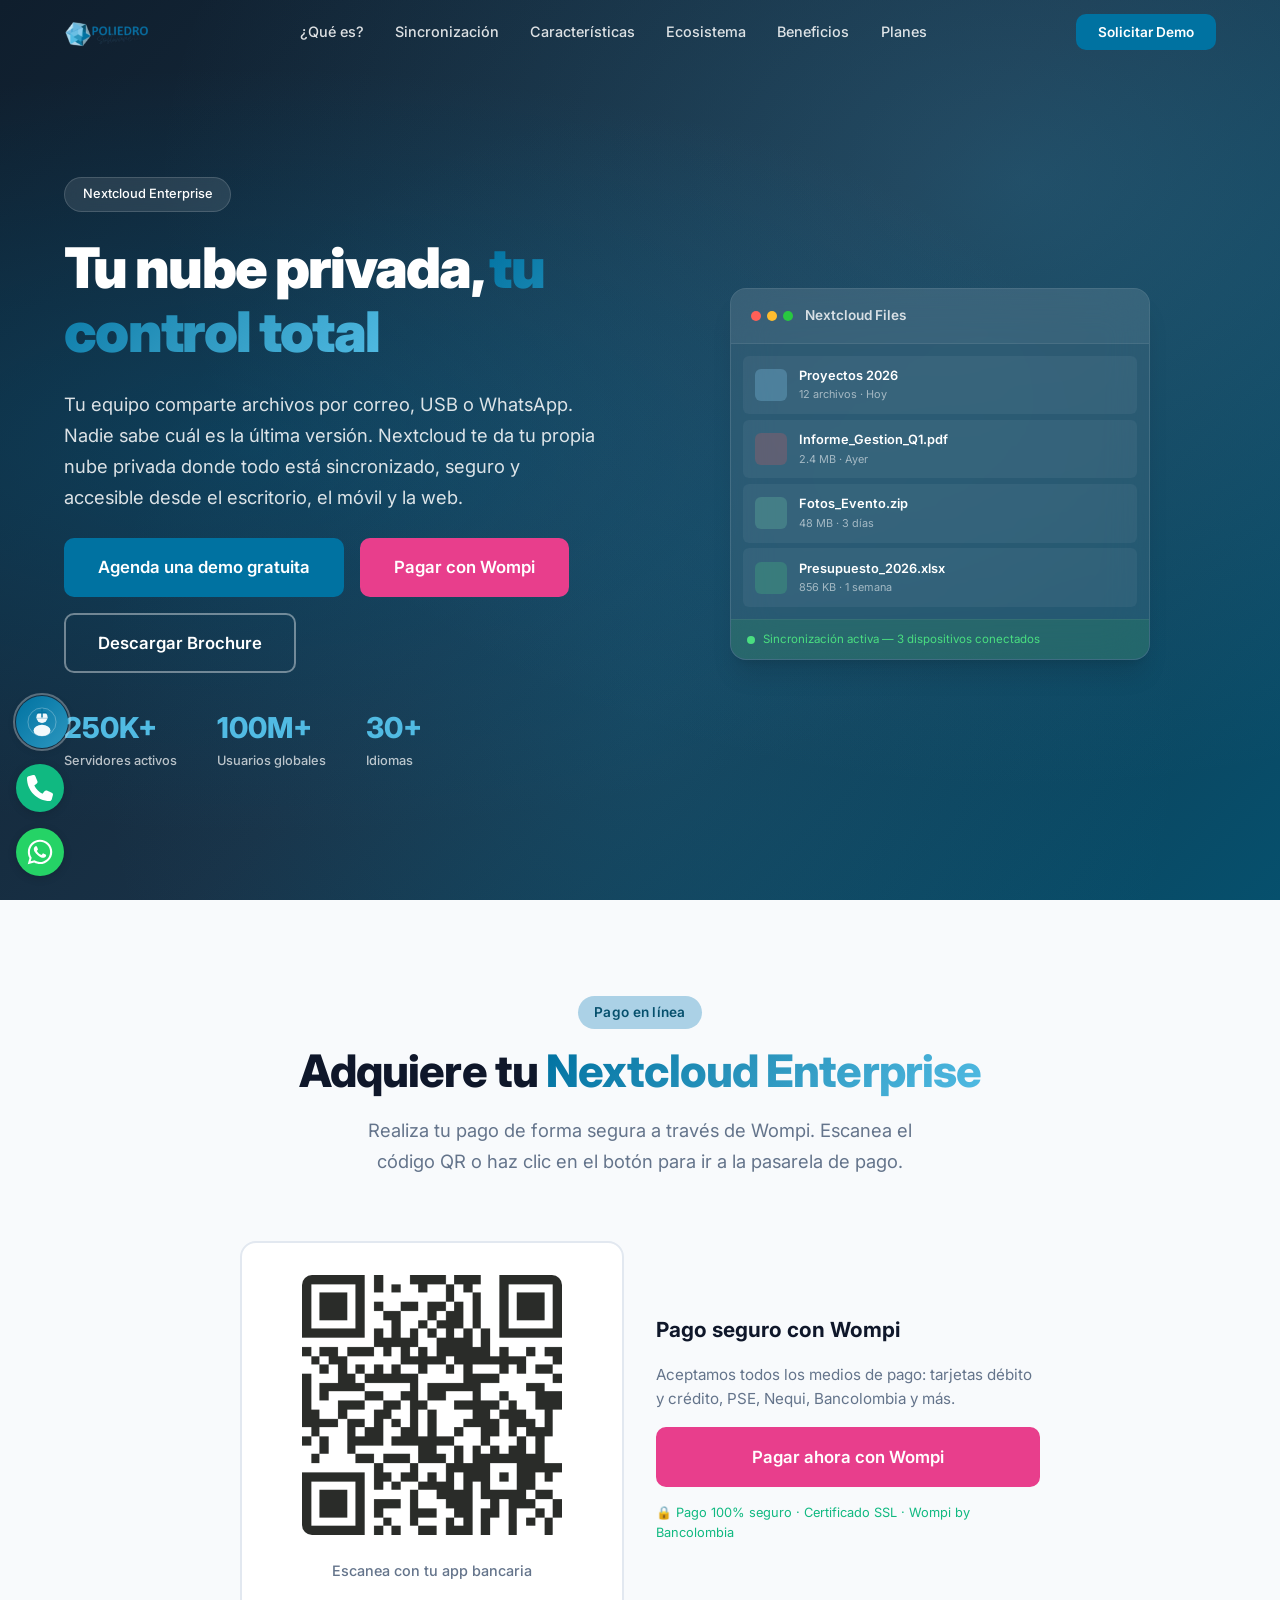
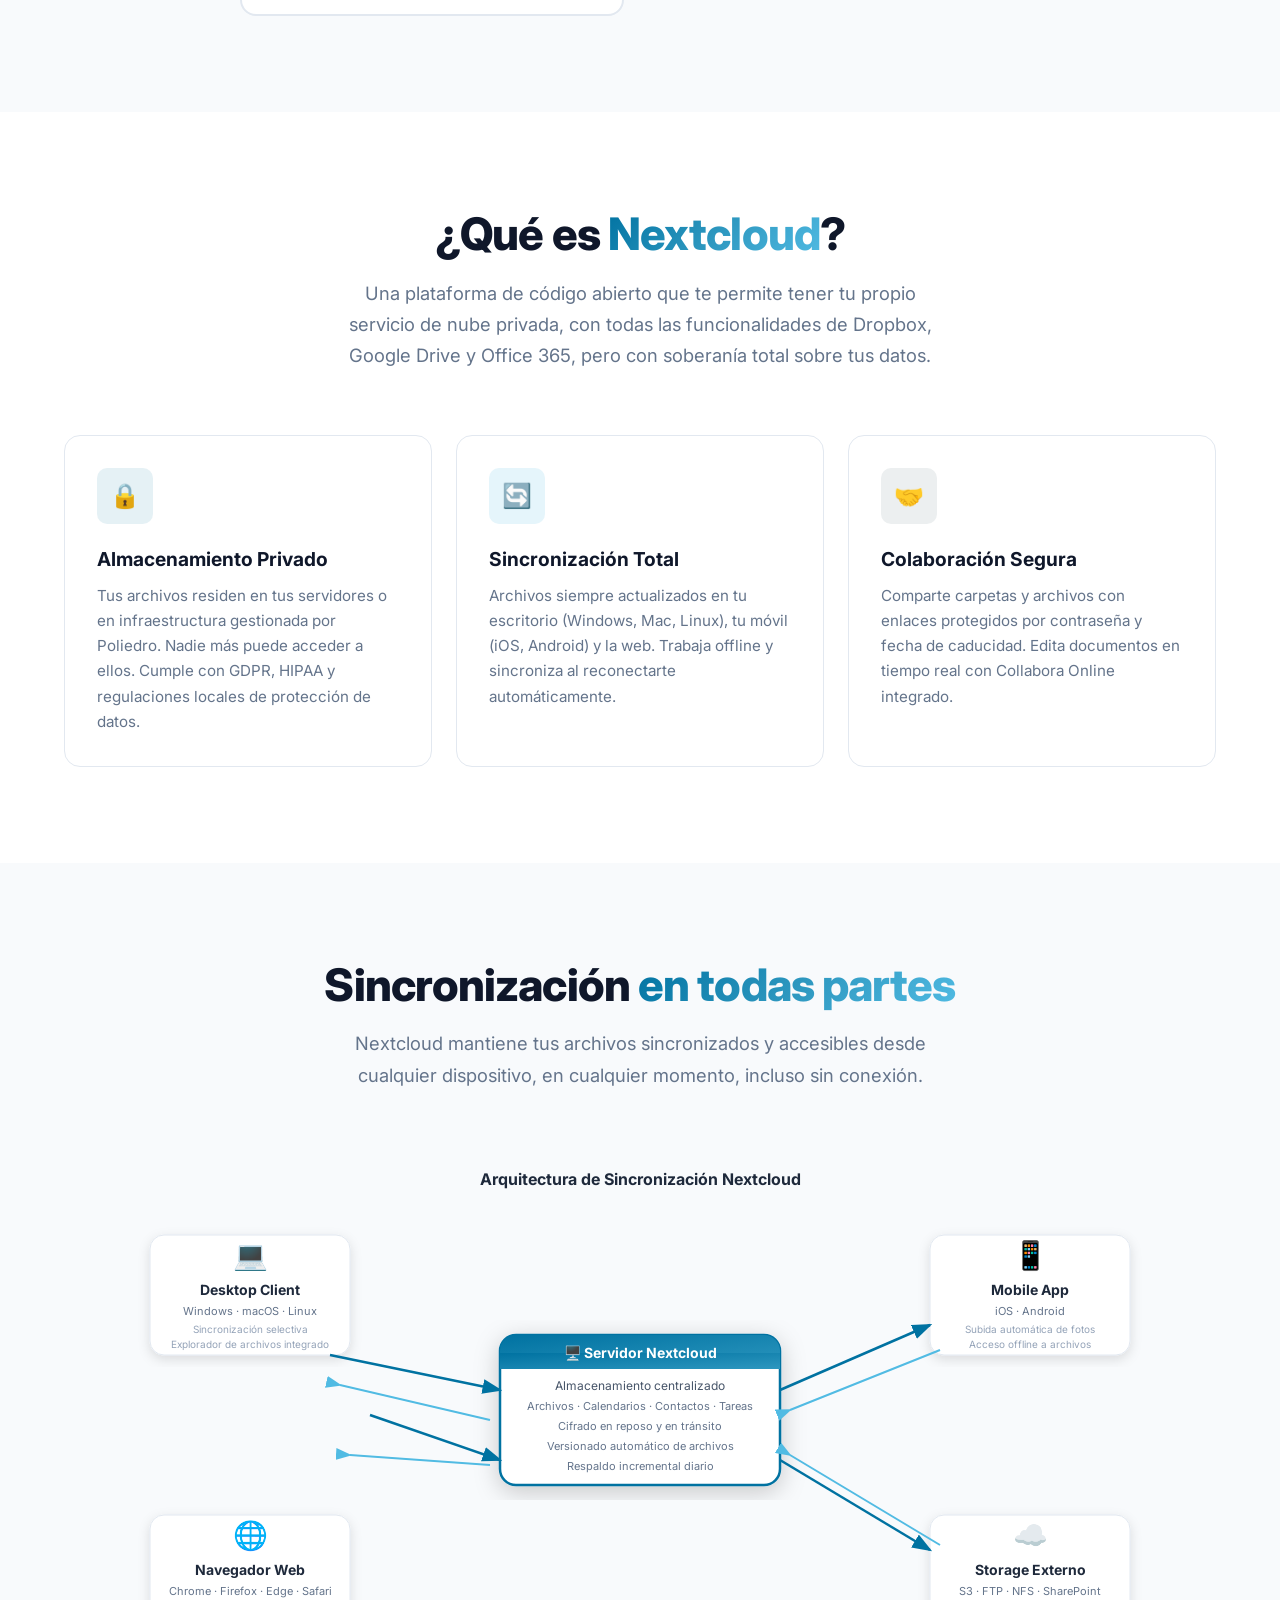
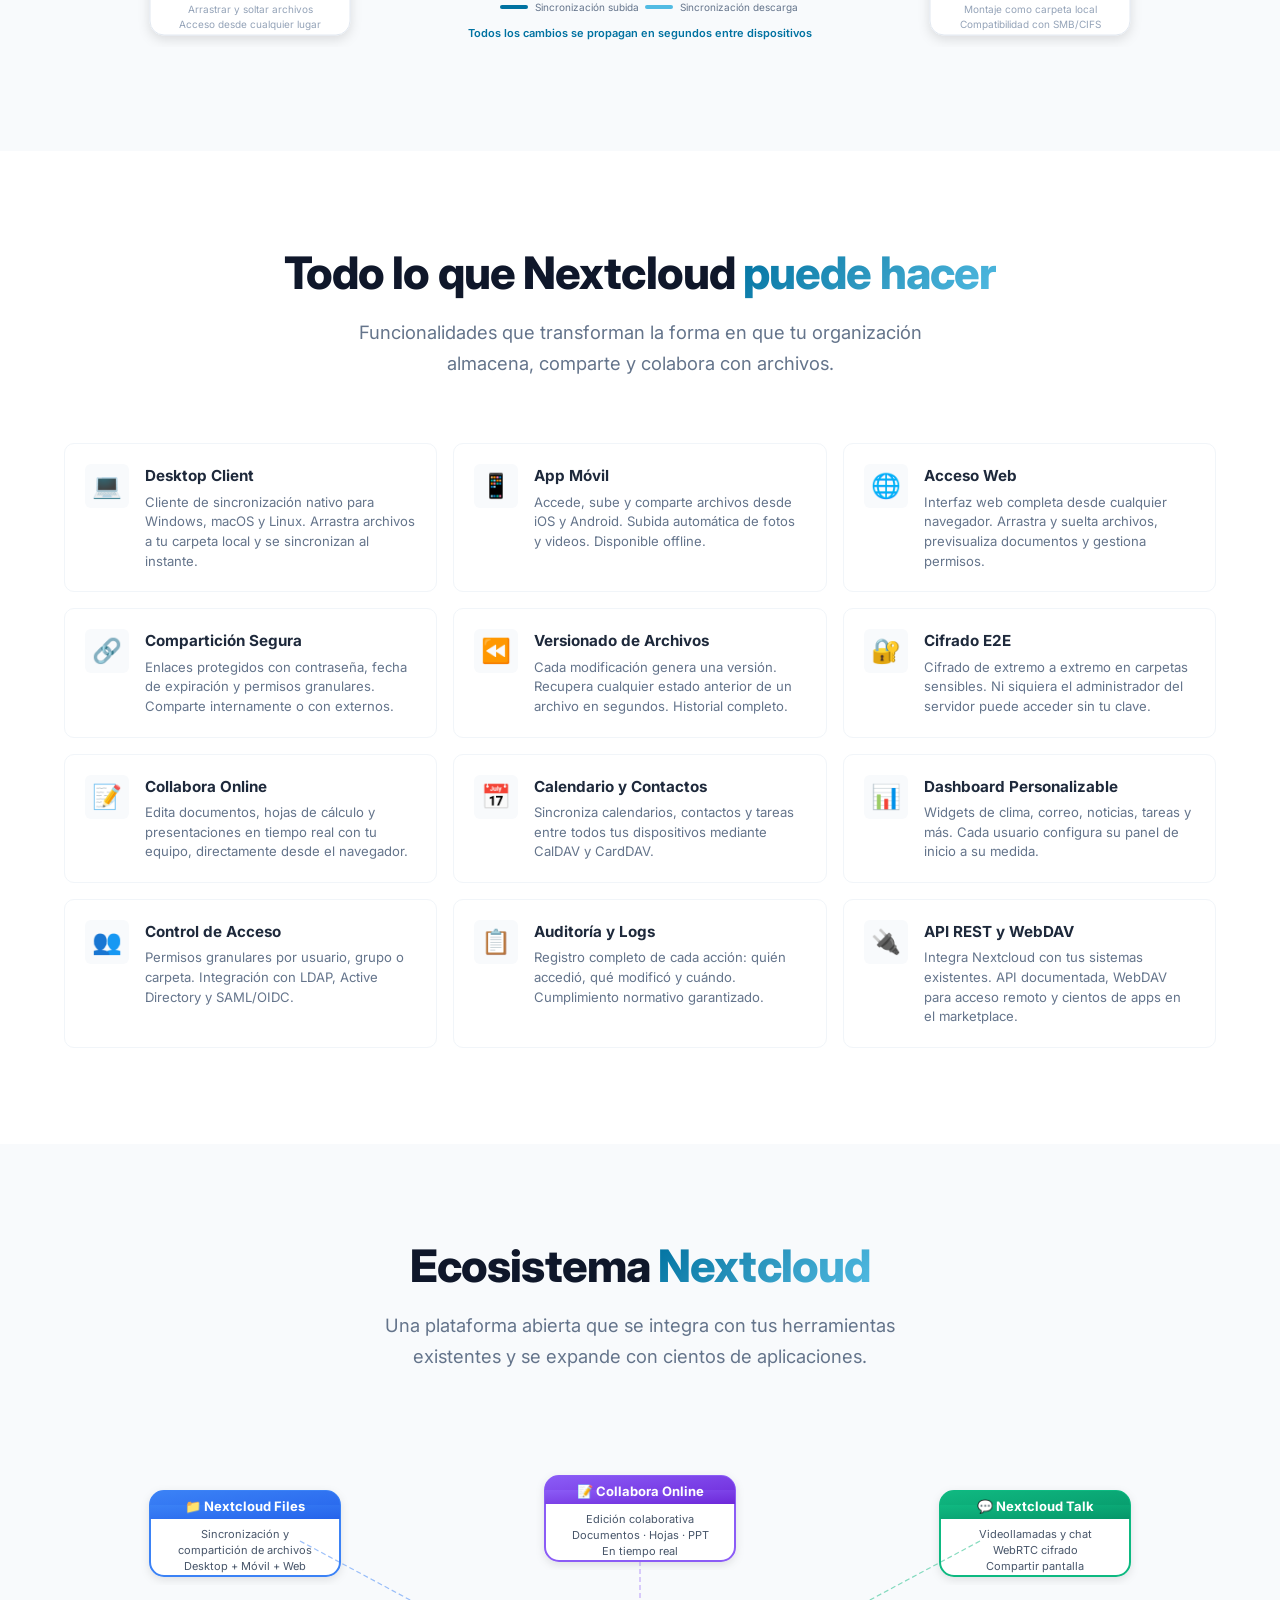
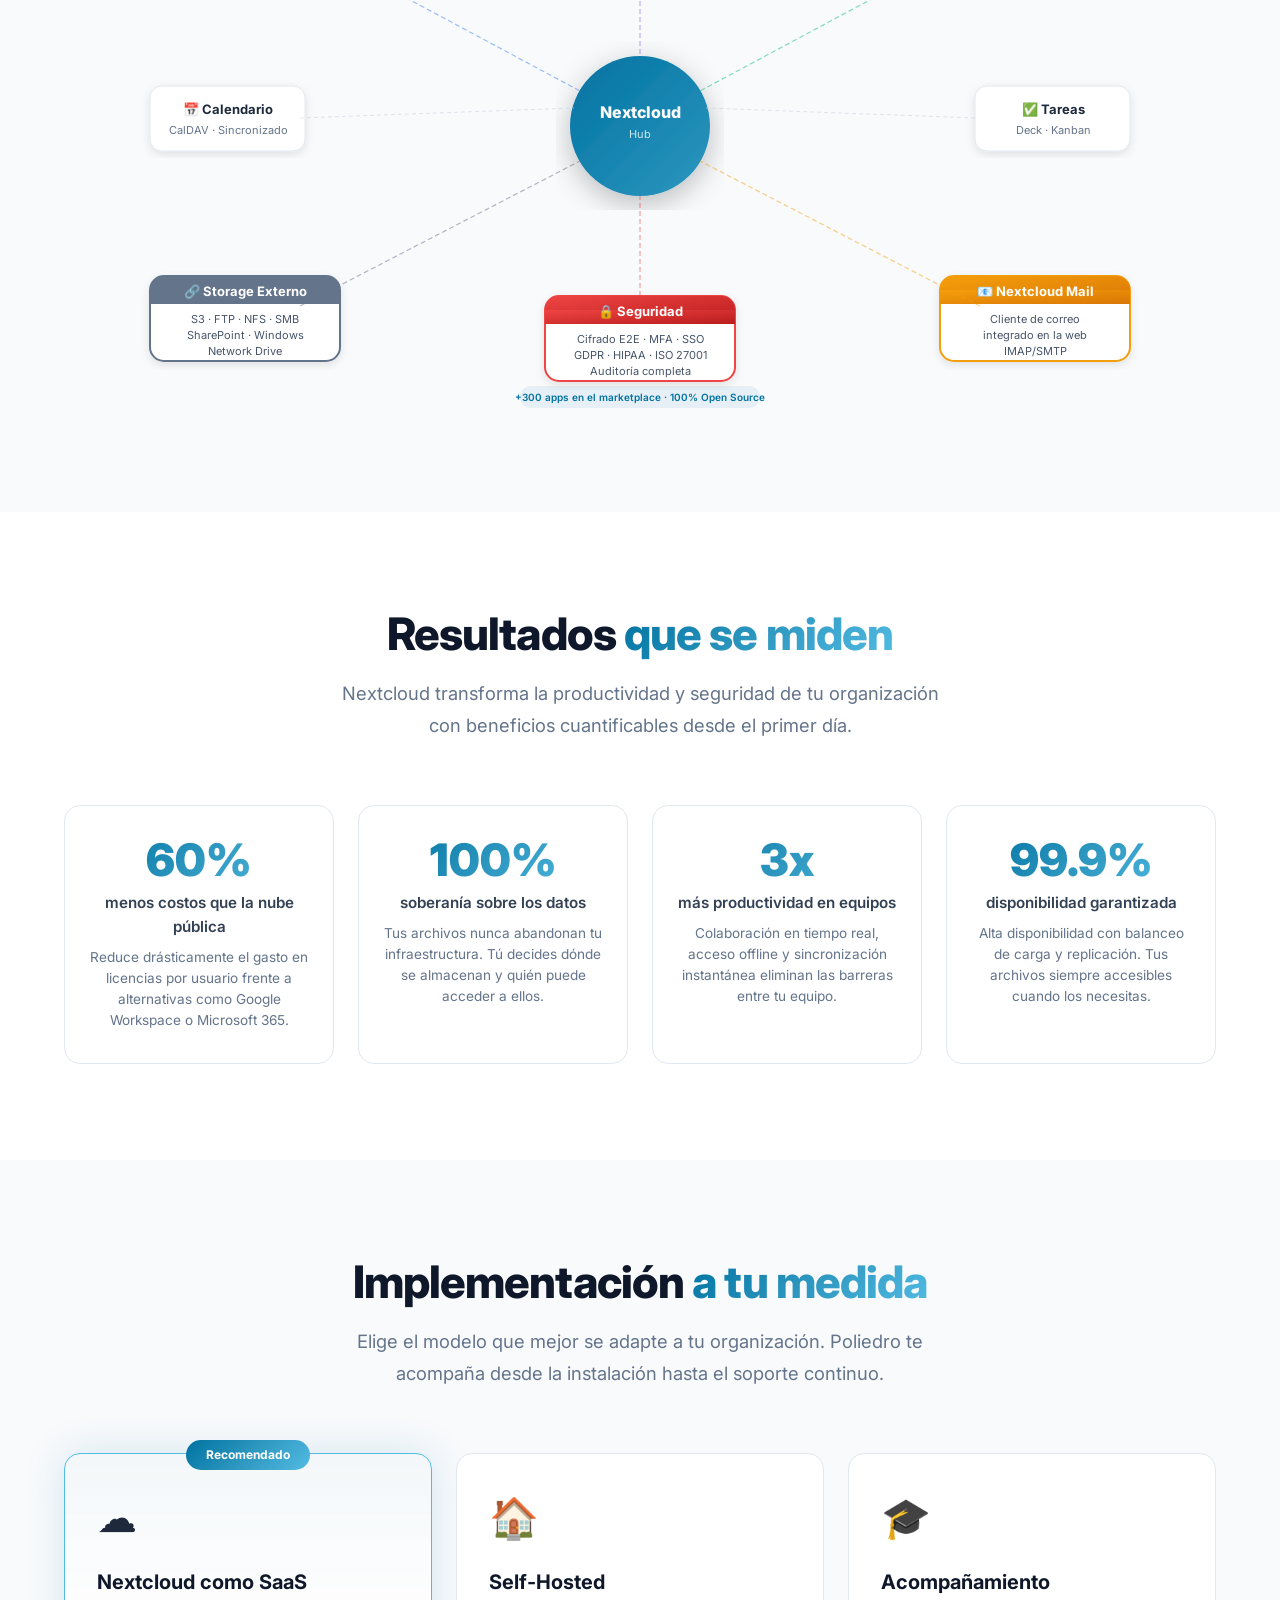
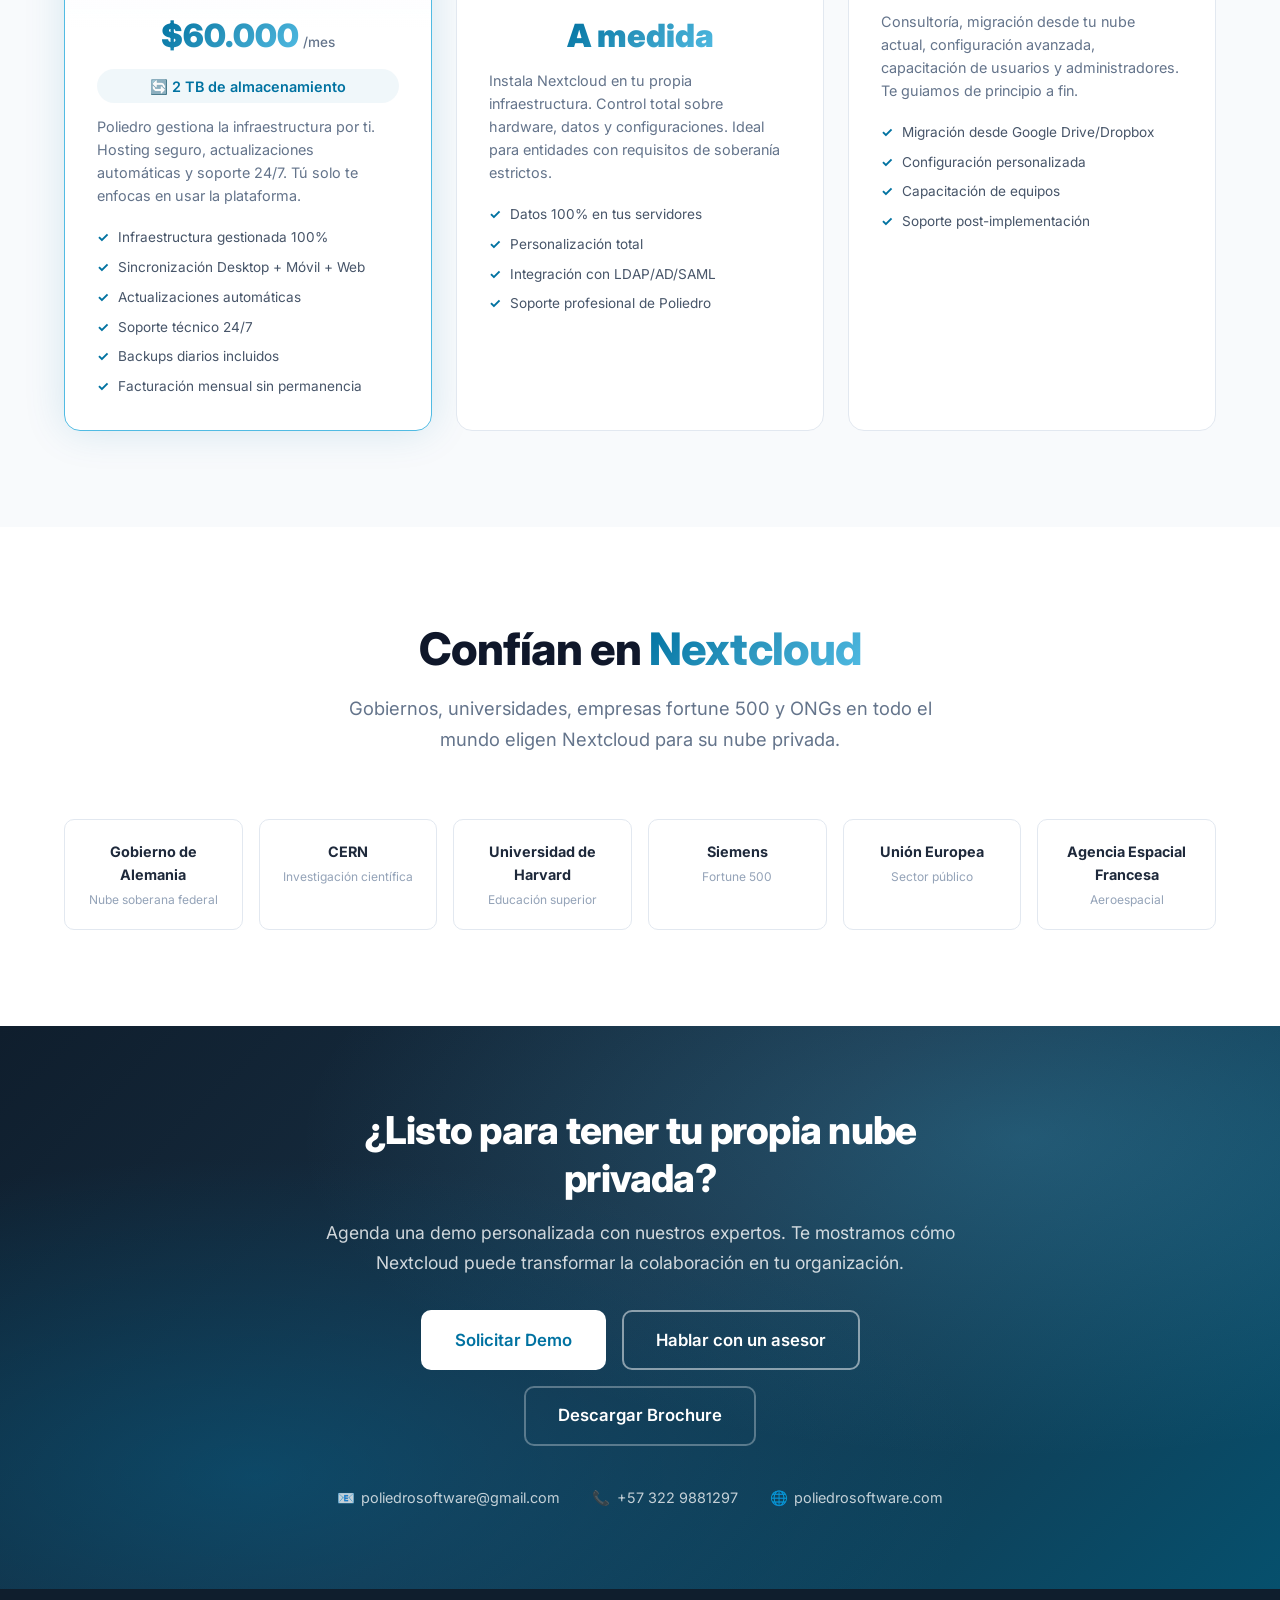
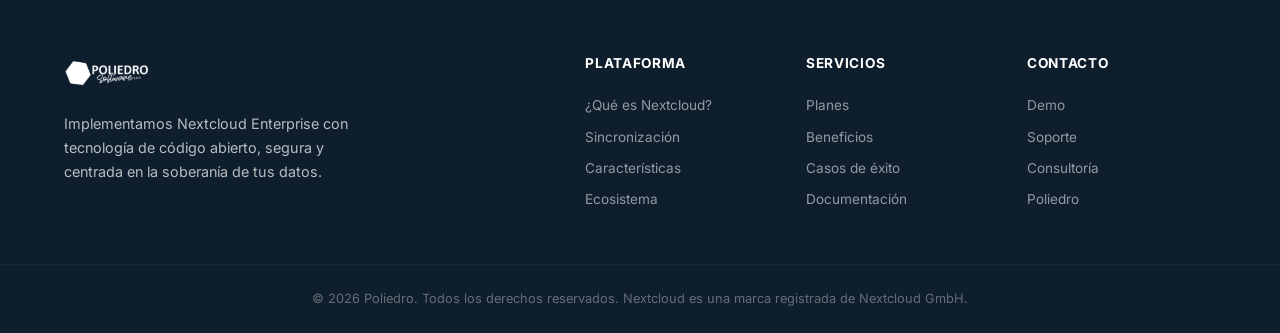
<file: nextcloud/index.html>
<!DOCTYPE html>
<html lang="es">
<head>
  <meta charset="UTF-8">
  <meta name="viewport" content="width=device-width, initial-scale=1.0">
  <title>Nextcloud Enterprise Colombia | Nube Privada, Sincronización y Colaboración | Poliedro</title>
  <meta name="description" content="Nextcloud Enterprise con soporte en Colombia. Nube privada segura, sincronización de archivos, colaboración en tiempo real y soberanía de datos. Alternativa a Google Drive y Office 365.">
  <meta name="keywords" content="Nextcloud, nube privada, almacenamiento en la nube, sincronización archivos, nube empresarial, Nextcloud Colombia, soberanía datos, colaboración online, nube open source, GDPR, HIPAA, Poliedro">
  <meta name="robots" content="index, follow">
  <link rel="canonical" href="https://www.poliedrocloud.com/nextcloud">
  <meta property="og:title" content="Nextcloud Enterprise | Nube Privada Segura | Poliedro">
  <meta property="og:description" content="Tu propia nube privada con sincronización total, colaboración en tiempo real y soberanía de datos. Desde $60.000/mes.">
  <meta property="og:type" content="website">
  <meta property="og:url" content="https://www.poliedrocloud.com/nextcloud">
  <meta property="og:image" content="https://www.poliedrocloud.com/nextcloud/logo_poliedro.png">
  <meta name="twitter:card" content="summary_large_image">
  <meta name="twitter:title" content="Nextcloud Enterprise | Nube Privada | Poliedro">
  <meta name="twitter:description" content="Nube privada con 2TB desde $60.000/mes. Sincronización, colaboración y soberanía de datos.">
  <meta name="twitter:image" content="https://www.poliedrocloud.com/nextcloud/logo_poliedro.png">
  <script type="application/ld+json">
  {
    "@context": "https://schema.org",
    "@type": "SoftwareApplication",
    "name": "Nextcloud Enterprise",
    "operatingSystem": "Web, Linux",
    "applicationCategory": "BusinessApplication",
    "description": "Plataforma de nube privada para sincronización de archivos, colaboración en tiempo real y almacenamiento seguro con soberanía de datos.",
    "url": "https://www.poliedrocloud.com/nextcloud",
    "offers": { "@type": "Offer", "price": "60000", "priceCurrency": "COP", "availability": "https://schema.org/InStock" }
  }
  </script>
  <link rel="preconnect" href="https://fonts.googleapis.com">
  <link rel="preconnect" href="https://fonts.gstatic.com" crossorigin>
  <link href="https://fonts.googleapis.com/css2?family=Inter:wght@300;400;500;600;700;800;900&display=swap" rel="stylesheet">
  <link rel="stylesheet" href="styles.css">
  <link rel="icon" type="image/png" href="logo_poliedro.png">
</head>
<body>

  <!-- NAVBAR -->
  <nav class="navbar" id="navbar">
    <div class="container nav-container">
      <a href="#" class="nav-logo">
        <img src="logo_poliedro.png" alt="Poliedro - Nextcloud Nube Privada" class="nav-logo-img">
      </a>
      <div class="nav-links" id="navLinks">
        <a href="#que-es" class="nav-link">¿Qué es?</a>
        <a href="#flujo" class="nav-link">Sincronización</a>
        <a href="#features" class="nav-link">Características</a>
        <a href="#ecosistema" class="nav-link">Ecosistema</a>
        <a href="#beneficios" class="nav-link">Beneficios</a>
        <a href="#planes" class="nav-link">Planes</a>
      </div>
      <button id="zammad-feedback-form" class="btn btn-primary btn-sm">Solicitar Demo</button>
      <button class="nav-toggle" id="navToggle" aria-label="Menú">
        <span></span><span></span><span></span>
      </button>
    </div>
  </nav>

  <!-- HERO -->
  <section class="hero" id="inicio">
    <div class="hero-bg"></div>
    <div class="container hero-container">
      <div class="hero-content">
        <div class="hero-badge">
          <span>Nextcloud Enterprise</span>
        </div>
        <h1 class="hero-title">
          Tu nube privada, <span class="text-gradient">tu control total</span>
        </h1>
        <p class="hero-subtitle">
          Tu equipo comparte archivos por correo, USB o WhatsApp. Nadie sabe cuál es la última versión. Nextcloud te da tu propia nube privada donde todo está sincronizado, seguro y accesible desde el escritorio, el móvil y la web.
        </p>
        <div class="hero-cta">
          <a href="#" id="zammad-feedback-form-hero" class="btn btn-primary btn-lg">Agenda una demo gratuita</a>
          <a href="https://checkout.wompi.co/l/6WSyC5" target="_blank" rel="noopener" class="btn btn-pago btn-lg">Pagar con Wompi</a>
          <a href="brochure.html" class="btn btn-outline btn-lg">Descargar Brochure</a>
        </div>
        <div class="hero-stats">
          <div class="hero-stat">
            <span class="hero-stat-number">250K+</span>
            <span class="hero-stat-label">Servidores activos</span>
          </div>
          <div class="hero-stat">
            <span class="hero-stat-number">100M+</span>
            <span class="hero-stat-label">Usuarios globales</span>
          </div>
          <div class="hero-stat">
            <span class="hero-stat-number">30+</span>
            <span class="hero-stat-label">Idiomas</span>
          </div>
        </div>
      </div>
      <div class="hero-visual">
        <div class="hero-card">
          <div class="hero-card-header">
            <div class="hero-card-dots">
              <span></span><span></span><span></span>
            </div>
            <span class="hero-card-title">Nextcloud Files</span>
          </div>
          <div class="hero-card-body">
            <div class="hero-file-row">
              <div class="hero-file-icon hero-file-folder"></div>
              <div class="hero-file-info">
                <span class="hero-file-name">Proyectos 2026</span>
                <span class="hero-file-meta">12 archivos · Hoy</span>
              </div>
            </div>
            <div class="hero-file-row">
              <div class="hero-file-icon hero-file-pdf"></div>
              <div class="hero-file-info">
                <span class="hero-file-name">Informe_Gestion_Q1.pdf</span>
                <span class="hero-file-meta">2.4 MB · Ayer</span>
              </div>
            </div>
            <div class="hero-file-row">
              <div class="hero-file-icon hero-file-img"></div>
              <div class="hero-file-info">
                <span class="hero-file-name">Fotos_Evento.zip</span>
                <span class="hero-file-meta">48 MB · 3 días</span>
              </div>
            </div>
            <div class="hero-file-row">
              <div class="hero-file-icon hero-file-sheet"></div>
              <div class="hero-file-info">
                <span class="hero-file-name">Presupuesto_2026.xlsx</span>
                <span class="hero-file-meta">856 KB · 1 semana</span>
              </div>
            </div>
          </div>
          <div class="hero-sync-bar">
            <div class="hero-sync-dot"></div>
            <span>Sincronización activa — 3 dispositivos conectados</span>
          </div>
        </div>
      </div>
    </div>
  </section>

  <!-- PAGO NEXTCLOUD -->
  <section class="section section-alt" id="pago">
    <div class="container">
      <div class="section-header">
        <span class="section-badge">Pago en línea</span>
        <h2 class="section-title">Adquiere tu <span class="text-gradient">Nextcloud Enterprise</span></h2>
        <p class="section-subtitle">Realiza tu pago de forma segura a través de Wompi. Escanea el código QR o haz clic en el botón para ir a la pasarela de pago.</p>
      </div>
      <div class="pago-grid">
        <div class="pago-qr-card">
          <img src="QR_NEXTCLOUD.png" alt="QR de pago Nextcloud" class="pago-qr-img">
          <p class="pago-qr-label">Escanea con tu app bancaria</p>
        </div>
        <div class="pago-action-card">
          <h3>Pago seguro con Wompi</h3>
          <p>Aceptamos todos los medios de pago: tarjetas débito y crédito, PSE, Nequi, Bancolombia y más.</p>
          <a href="https://checkout.wompi.co/l/6WSyC5" target="_blank" rel="noopener" class="btn btn-pago btn-lg">Pagar ahora con Wompi</a>
          <p class="pago-seguro">🔒 Pago 100% seguro · Certificado SSL · Wompi by Bancolombia</p>
        </div>
      </div>
    </div>
  </section>

  <!-- ¿QUÉ ES NEXTCLOUD? -->
  <section class="section" id="que-es">
    <div class="container">
      <div class="section-header">
        <h2 class="section-title">¿Qué es <span class="text-gradient">Nextcloud</span>?</h2>
        <p class="section-subtitle">Una plataforma de código abierto que te permite tener tu propio servicio de nube privada, con todas las funcionalidades de Dropbox, Google Drive y Office 365, pero con soberanía total sobre tus datos.</p>
      </div>
      <div class="cards-grid">
        <div class="card">
          <div class="card-icon card-icon-blue">🔒</div>
          <h3 class="card-title">Almacenamiento Privado</h3>
          <p class="card-text">Tus archivos residen en tus servidores o en infraestructura gestionada por Poliedro. Nadie más puede acceder a ellos. Cumple con GDPR, HIPAA y regulaciones locales de protección de datos.</p>
        </div>
        <div class="card">
          <div class="card-icon card-icon-teal">🔄</div>
          <h3 class="card-title">Sincronización Total</h3>
          <p class="card-text">Archivos siempre actualizados en tu escritorio (Windows, Mac, Linux), tu móvil (iOS, Android) y la web. Trabaja offline y sincroniza al reconectarte automáticamente.</p>
        </div>
        <div class="card">
          <div class="card-icon card-icon-dark">🤝</div>
          <h3 class="card-title">Colaboración Segura</h3>
          <p class="card-text">Comparte carpetas y archivos con enlaces protegidos por contraseña y fecha de caducidad. Edita documentos en tiempo real con Collabora Online integrado.</p>
        </div>
      </div>
    </div>
  </section>

  <!-- MAPA DE SINCRONIZACIÓN -->
  <section class="section section-alt" id="flujo">
    <div class="container">
      <div class="section-header">
        <h2 class="section-title">Sincronización <span class="text-gradient">en todas partes</span></h2>
        <p class="section-subtitle">Nextcloud mantiene tus archivos sincronizados y accesibles desde cualquier dispositivo, en cualquier momento, incluso sin conexión.</p>
      </div>
      <div class="flujo-mapa">
        <svg viewBox="0 0 1100 500" xmlns="http://www.w3.org/2000/svg" class="flujo-svg">
          <defs>
            <marker id="arrowSync" markerWidth="8" markerHeight="6" refX="7" refY="3" orient="auto">
              <polygon points="0 0, 8 3, 0 6" fill="#0072a1"/>
            </marker>
            <marker id="arrowSyncBack" markerWidth="8" markerHeight="6" refX="1" refY="3" orient="auto">
              <polygon points="8 0, 0 3, 8 6" fill="#51bbe3"/>
            </marker>
            <filter id="shadowDevice"><feDropShadow dx="0" dy="4" stdDeviation="6" flood-opacity="0.12"/></filter>
            <filter id="shadowServer"><feDropShadow dx="0" dy="6" stdDeviation="12" flood-opacity="0.2"/></filter>
            <linearGradient id="gradServer" x1="0%" y1="0%" x2="100%" y2="100%">
              <stop offset="0%" stop-color="#0072a1"/><stop offset="100%" stop-color="#2d97bf"/>
            </linearGradient>
          </defs>

          <!-- Título del diagrama -->
          <text x="550" y="30" text-anchor="middle" font-family="Inter,sans-serif" font-size="16" font-weight="700" fill="#1e293b">Arquitectura de Sincronización Nextcloud</text>

          <!-- Servidor Central -->
          <rect x="410" y="180" width="280" height="150" rx="16" fill="white" stroke="#0072a1" stroke-width="2.5" filter="url(#shadowServer)"/>
          <rect x="410" y="180" width="280" height="34" rx="16" fill="url(#gradServer)"/>
          <rect x="410" y="198" width="280" height="16" fill="url(#gradServer)"/>
          <text x="550" y="203" text-anchor="middle" font-family="Inter,sans-serif" font-size="14" font-weight="700" fill="white">🖥️ Servidor Nextcloud</text>
          <text x="550" y="235" text-anchor="middle" font-family="Inter,sans-serif" font-size="12" fill="#475569">Almacenamiento centralizado</text>
          <text x="550" y="255" text-anchor="middle" font-family="Inter,sans-serif" font-size="11" fill="#64748b">Archivos · Calendarios · Contactos · Tareas</text>
          <text x="550" y="275" text-anchor="middle" font-family="Inter,sans-serif" font-size="11" fill="#64748b">Cifrado en reposo y en tránsito</text>
          <text x="550" y="295" text-anchor="middle" font-family="Inter,sans-serif" font-size="11" fill="#64748b">Versionado automático de archivos</text>
          <text x="550" y="315" text-anchor="middle" font-family="Inter,sans-serif" font-size="11" fill="#64748b">Respaldo incremental diario</text>

          <!-- Desktop -->
          <rect x="60" y="80" width="200" height="120" rx="14" fill="white" stroke="#e2e8f0" filter="url(#shadowDevice)"/>
          <text x="160" y="110" text-anchor="middle" font-family="Inter,sans-serif" font-size="28">💻</text>
          <text x="160" y="140" text-anchor="middle" font-family="Inter,sans-serif" font-size="14" font-weight="700" fill="#1e293b">Desktop Client</text>
          <text x="160" y="160" text-anchor="middle" font-family="Inter,sans-serif" font-size="11" fill="#64748b">Windows · macOS · Linux</text>
          <text x="160" y="178" text-anchor="middle" font-family="Inter,sans-serif" font-size="10" fill="#94a3b8">Sincronización selectiva</text>
          <text x="160" y="193" text-anchor="middle" font-family="Inter,sans-serif" font-size="10" fill="#94a3b8">Explorador de archivos integrado</text>

          <!-- Móvil -->
          <rect x="840" y="80" width="200" height="120" rx="14" fill="white" stroke="#e2e8f0" filter="url(#shadowDevice)"/>
          <text x="940" y="110" text-anchor="middle" font-family="Inter,sans-serif" font-size="28">📱</text>
          <text x="940" y="140" text-anchor="middle" font-family="Inter,sans-serif" font-size="14" font-weight="700" fill="#1e293b">Mobile App</text>
          <text x="940" y="160" text-anchor="middle" font-family="Inter,sans-serif" font-size="11" fill="#64748b">iOS · Android</text>
          <text x="940" y="178" text-anchor="middle" font-family="Inter,sans-serif" font-size="10" fill="#94a3b8">Subida automática de fotos</text>
          <text x="940" y="193" text-anchor="middle" font-family="Inter,sans-serif" font-size="10" fill="#94a3b8">Acceso offline a archivos</text>

          <!-- Web Browser -->
          <rect x="60" y="360" width="200" height="120" rx="14" fill="white" stroke="#e2e8f0" filter="url(#shadowDevice)"/>
          <text x="160" y="390" text-anchor="middle" font-family="Inter,sans-serif" font-size="28">🌐</text>
          <text x="160" y="420" text-anchor="middle" font-family="Inter,sans-serif" font-size="14" font-weight="700" fill="#1e293b">Navegador Web</text>
          <text x="160" y="440" text-anchor="middle" font-family="Inter,sans-serif" font-size="11" fill="#64748b">Chrome · Firefox · Edge · Safari</text>
          <text x="160" y="458" text-anchor="middle" font-family="Inter,sans-serif" font-size="10" fill="#94a3b8">Arrastrar y soltar archivos</text>
          <text x="160" y="473" text-anchor="middle" font-family="Inter,sans-serif" font-size="10" fill="#94a3b8">Acceso desde cualquier lugar</text>

          <!-- External Storage -->
          <rect x="840" y="360" width="200" height="120" rx="14" fill="white" stroke="#e2e8f0" filter="url(#shadowDevice)"/>
          <text x="940" y="390" text-anchor="middle" font-family="Inter,sans-serif" font-size="28">☁️</text>
          <text x="940" y="420" text-anchor="middle" font-family="Inter,sans-serif" font-size="14" font-weight="700" fill="#1e293b">Storage Externo</text>
          <text x="940" y="440" text-anchor="middle" font-family="Inter,sans-serif" font-size="11" fill="#64748b">S3 · FTP · NFS · SharePoint</text>
          <text x="940" y="458" text-anchor="middle" font-family="Inter,sans-serif" font-size="10" fill="#94a3b8">Montaje como carpeta local</text>
          <text x="940" y="473" text-anchor="middle" font-family="Inter,sans-serif" font-size="10" fill="#94a3b8">Compatibilidad con SMB/CIFS</text>

          <!-- Flechas -->
          <line x1="240" y1="200" x2="410" y2="235" stroke="#0072a1" stroke-width="2.5" marker-end="url(#arrowSync)"/>
          <line x1="400" y1="265" x2="250" y2="230" stroke="#51bbe3" stroke-width="2" marker-end="url(#arrowSyncBack)"/>

          <line x1="690" y1="235" x2="840" y2="170" stroke="#0072a1" stroke-width="2.5" marker-end="url(#arrowSync)"/>
          <line x1="850" y1="195" x2="700" y2="255" stroke="#51bbe3" stroke-width="2" marker-end="url(#arrowSyncBack)"/>

          <line x1="280" y1="260" x2="410" y2="305" stroke="#0072a1" stroke-width="2.5" marker-end="url(#arrowSync)"/>
          <line x1="400" y1="310" x2="260" y2="300" stroke="#51bbe3" stroke-width="2" marker-end="url(#arrowSyncBack)"/>

          <line x1="690" y1="305" x2="840" y2="395" stroke="#0072a1" stroke-width="2.5" marker-end="url(#arrowSync)"/>
          <line x1="850" y1="390" x2="700" y2="300" stroke="#51bbe3" stroke-width="2" marker-end="url(#arrowSyncBack)"/>

          <!-- Leyenda -->
          <rect x="410" y="450" width="28" height="4" rx="2" fill="#0072a1"/>
          <text x="445" y="456" font-family="Inter,sans-serif" font-size="10" fill="#64748b">Sincronización subida</text>
          <rect x="555" y="450" width="28" height="4" rx="2" fill="#51bbe3"/>
          <text x="590" y="456" font-family="Inter,sans-serif" font-size="10" fill="#64748b">Sincronización descarga</text>
          <text x="550" y="482" text-anchor="middle" font-family="Inter,sans-serif" font-size="11" font-weight="600" fill="#0072a1">Todos los cambios se propagan en segundos entre dispositivos</text>
        </svg>
      </div>
    </div>
  </section>

  <!-- CARACTERÍSTICAS -->
  <section class="section" id="features">
    <div class="container">
      <div class="section-header">
        <h2 class="section-title">Todo lo que Nextcloud <span class="text-gradient">puede hacer</span></h2>
        <p class="section-subtitle">Funcionalidades que transforman la forma en que tu organización almacena, comparte y colabora con archivos.</p>
      </div>
      <div class="features-grid">
        <div class="feature-item">
          <span class="feature-icon">💻</span>
          <div>
            <h4>Desktop Client</h4>
            <p>Cliente de sincronización nativo para Windows, macOS y Linux. Arrastra archivos a tu carpeta local y se sincronizan al instante.</p>
          </div>
        </div>
        <div class="feature-item">
          <span class="feature-icon">📱</span>
          <div>
            <h4>App Móvil</h4>
            <p>Accede, sube y comparte archivos desde iOS y Android. Subida automática de fotos y videos. Disponible offline.</p>
          </div>
        </div>
        <div class="feature-item">
          <span class="feature-icon">🌐</span>
          <div>
            <h4>Acceso Web</h4>
            <p>Interfaz web completa desde cualquier navegador. Arrastra y suelta archivos, previsualiza documentos y gestiona permisos.</p>
          </div>
        </div>
        <div class="feature-item">
          <span class="feature-icon">🔗</span>
          <div>
            <h4>Compartición Segura</h4>
            <p>Enlaces protegidos con contraseña, fecha de expiración y permisos granulares. Comparte internamente o con externos.</p>
          </div>
        </div>
        <div class="feature-item">
          <span class="feature-icon">⏪</span>
          <div>
            <h4>Versionado de Archivos</h4>
            <p>Cada modificación genera una versión. Recupera cualquier estado anterior de un archivo en segundos. Historial completo.</p>
          </div>
        </div>
        <div class="feature-item">
          <span class="feature-icon">🔐</span>
          <div>
            <h4>Cifrado E2E</h4>
            <p>Cifrado de extremo a extremo en carpetas sensibles. Ni siquiera el administrador del servidor puede acceder sin tu clave.</p>
          </div>
        </div>
        <div class="feature-item">
          <span class="feature-icon">📝</span>
          <div>
            <h4>Collabora Online</h4>
            <p>Edita documentos, hojas de cálculo y presentaciones en tiempo real con tu equipo, directamente desde el navegador.</p>
          </div>
        </div>
        <div class="feature-item">
          <span class="feature-icon">📅</span>
          <div>
            <h4>Calendario y Contactos</h4>
            <p>Sincroniza calendarios, contactos y tareas entre todos tus dispositivos mediante CalDAV y CardDAV.</p>
          </div>
        </div>
        <div class="feature-item">
          <span class="feature-icon">📊</span>
          <div>
            <h4>Dashboard Personalizable</h4>
            <p>Widgets de clima, correo, noticias, tareas y más. Cada usuario configura su panel de inicio a su medida.</p>
          </div>
        </div>
        <div class="feature-item">
          <span class="feature-icon">👥</span>
          <div>
            <h4>Control de Acceso</h4>
            <p>Permisos granulares por usuario, grupo o carpeta. Integración con LDAP, Active Directory y SAML/OIDC.</p>
          </div>
        </div>
        <div class="feature-item">
          <span class="feature-icon">📋</span>
          <div>
            <h4>Auditoría y Logs</h4>
            <p>Registro completo de cada acción: quién accedió, qué modificó y cuándo. Cumplimiento normativo garantizado.</p>
          </div>
        </div>
        <div class="feature-item">
          <span class="feature-icon">🔌</span>
          <div>
            <h4>API REST y WebDAV</h4>
            <p>Integra Nextcloud con tus sistemas existentes. API documentada, WebDAV para acceso remoto y cientos de apps en el marketplace.</p>
          </div>
        </div>
      </div>
    </div>
  </section>

  <!-- ECOSISTEMA NEXTCLOUD -->
  <section class="section section-alt" id="ecosistema">
    <div class="container">
      <div class="section-header">
        <h2 class="section-title">Ecosistema <span class="text-gradient">Nextcloud</span></h2>
        <p class="section-subtitle">Una plataforma abierta que se integra con tus herramientas existentes y se expande con cientos de aplicaciones.</p>
      </div>
      <div class="flujo-mapa">
        <svg viewBox="0 0 1100 580" xmlns="http://www.w3.org/2000/svg" class="flujo-svg">
          <defs>
            <filter id="shNode"><feDropShadow dx="0" dy="3" stdDeviation="4" flood-opacity="0.1"/></filter>
            <filter id="shCenter"><feDropShadow dx="0" dy="8" stdDeviation="14" flood-opacity="0.25"/></filter>
            <linearGradient id="gcNextcloud" x1="0%" y1="0%" x2="100%" y2="100%">
              <stop offset="0%" stop-color="#0072a1"/><stop offset="100%" stop-color="#2d97bf"/>
            </linearGradient>
            <linearGradient id="gcFiles" x1="0%" y1="0%" x2="100%" y2="100%">
              <stop offset="0%" stop-color="#3b82f6"/><stop offset="100%" stop-color="#2563eb"/>
            </linearGradient>
            <linearGradient id="gcOffice" x1="0%" y1="0%" x2="100%" y2="100%">
              <stop offset="0%" stop-color="#8b5cf6"/><stop offset="100%" stop-color="#6d28d9"/>
            </linearGradient>
            <linearGradient id="gcTalk" x1="0%" y1="0%" x2="100%" y2="100%">
              <stop offset="0%" stop-color="#10b981"/><stop offset="100%" stop-color="#059669"/>
            </linearGradient>
            <linearGradient id="gcMail" x1="0%" y1="0%" x2="100%" y2="100%">
              <stop offset="0%" stop-color="#f59e0b"/><stop offset="100%" stop-color="#d97706"/>
            </linearGradient>
            <linearGradient id="gcSec" x1="0%" y1="0%" x2="100%" y2="100%">
              <stop offset="0%" stop-color="#ef4444"/><stop offset="100%" stop-color="#b91c1c"/>
            </linearGradient>
          </defs>

          <!-- Centro -->
          <circle cx="550" cy="290" r="70" fill="url(#gcNextcloud)" filter="url(#shCenter)"/>
          <text x="550" y="282" text-anchor="middle" font-family="Inter,sans-serif" font-size="16" font-weight="800" fill="white">Nextcloud</text>
          <text x="550" y="302" text-anchor="middle" font-family="Inter,sans-serif" font-size="11" fill="rgba(255,255,255,0.8)">Hub</text>

          <!-- Nodos alrededor -->
          <!-- 1. Nextcloud Files -->
          <rect x="60" y="55" width="190" height="85" rx="14" fill="white" stroke="#3b82f6" stroke-width="2" filter="url(#shNode)"/>
          <rect x="60" y="55" width="190" height="28" rx="14" fill="url(#gcFiles)"/>
          <rect x="60" y="69" width="190" height="14" fill="url(#gcFiles)"/>
          <text x="155" y="75" text-anchor="middle" font-family="Inter,sans-serif" font-size="13" font-weight="700" fill="white">📁 Nextcloud Files</text>
          <text x="155" y="102" text-anchor="middle" font-family="Inter,sans-serif" font-size="11" fill="#475569">Sincronización y</text>
          <text x="155" y="118" text-anchor="middle" font-family="Inter,sans-serif" font-size="11" fill="#475569">compartición de archivos</text>
          <text x="155" y="134" text-anchor="middle" font-family="Inter,sans-serif" font-size="11" fill="#475569">Desktop + Móvil + Web</text>
          <line x1="210" y1="105" x2="490" y2="255" stroke="#3b82f6" stroke-width="1.2" stroke-dasharray="5,3" opacity="0.5"/>

          <!-- 2. Collabora Online -->
          <rect x="455" y="40" width="190" height="85" rx="14" fill="white" stroke="#8b5cf6" stroke-width="2" filter="url(#shNode)"/>
          <rect x="455" y="40" width="190" height="28" rx="14" fill="url(#gcOffice)"/>
          <rect x="455" y="54" width="190" height="14" fill="url(#gcOffice)"/>
          <text x="550" y="60" text-anchor="middle" font-family="Inter,sans-serif" font-size="13" font-weight="700" fill="white">📝 Collabora Online</text>
          <text x="550" y="87" text-anchor="middle" font-family="Inter,sans-serif" font-size="11" fill="#475569">Edición colaborativa</text>
          <text x="550" y="103" text-anchor="middle" font-family="Inter,sans-serif" font-size="11" fill="#475569">Documentos · Hojas · PPT</text>
          <text x="550" y="119" text-anchor="middle" font-family="Inter,sans-serif" font-size="11" fill="#475569">En tiempo real</text>
          <line x1="550" y1="125" x2="550" y2="220" stroke="#8b5cf6" stroke-width="1.2" stroke-dasharray="5,3" opacity="0.5"/>

          <!-- 3. Nextcloud Talk -->
          <rect x="850" y="55" width="190" height="85" rx="14" fill="white" stroke="#10b981" stroke-width="2" filter="url(#shNode)"/>
          <rect x="850" y="55" width="190" height="28" rx="14" fill="url(#gcTalk)"/>
          <rect x="850" y="69" width="190" height="14" fill="url(#gcTalk)"/>
          <text x="945" y="75" text-anchor="middle" font-family="Inter,sans-serif" font-size="13" font-weight="700" fill="white">💬 Nextcloud Talk</text>
          <text x="945" y="102" text-anchor="middle" font-family="Inter,sans-serif" font-size="11" fill="#475569">Videollamadas y chat</text>
          <text x="945" y="118" text-anchor="middle" font-family="Inter,sans-serif" font-size="11" fill="#475569">WebRTC cifrado</text>
          <text x="945" y="134" text-anchor="middle" font-family="Inter,sans-serif" font-size="11" fill="#475569">Compartir pantalla</text>
          <line x1="890" y1="105" x2="610" y2="255" stroke="#10b981" stroke-width="1.2" stroke-dasharray="5,3" opacity="0.5"/>

          <!-- 4. Nextcloud Mail -->
          <rect x="850" y="440" width="190" height="85" rx="14" fill="white" stroke="#f59e0b" stroke-width="2" filter="url(#shNode)"/>
          <rect x="850" y="440" width="190" height="28" rx="14" fill="url(#gcMail)"/>
          <rect x="850" y="454" width="190" height="14" fill="url(#gcMail)"/>
          <text x="945" y="460" text-anchor="middle" font-family="Inter,sans-serif" font-size="13" font-weight="700" fill="white">📧 Nextcloud Mail</text>
          <text x="945" y="487" text-anchor="middle" font-family="Inter,sans-serif" font-size="11" fill="#475569">Cliente de correo</text>
          <text x="945" y="503" text-anchor="middle" font-family="Inter,sans-serif" font-size="11" fill="#475569">integrado en la web</text>
          <text x="945" y="519" text-anchor="middle" font-family="Inter,sans-serif" font-size="11" fill="#475569">IMAP/SMTP</text>
          <line x1="890" y1="470" x2="610" y2="325" stroke="#f59e0b" stroke-width="1.2" stroke-dasharray="5,3" opacity="0.5"/>

          <!-- 5. Seguridad -->
          <rect x="455" y="460" width="190" height="85" rx="14" fill="white" stroke="#ef4444" stroke-width="2" filter="url(#shNode)"/>
          <rect x="455" y="460" width="190" height="28" rx="14" fill="url(#gcSec)"/>
          <rect x="455" y="474" width="190" height="14" fill="url(#gcSec)"/>
          <text x="550" y="480" text-anchor="middle" font-family="Inter,sans-serif" font-size="13" font-weight="700" fill="white">🔒 Seguridad</text>
          <text x="550" y="507" text-anchor="middle" font-family="Inter,sans-serif" font-size="11" fill="#475569">Cifrado E2E · MFA · SSO</text>
          <text x="550" y="523" text-anchor="middle" font-family="Inter,sans-serif" font-size="11" fill="#475569">GDPR · HIPAA · ISO 27001</text>
          <text x="550" y="539" text-anchor="middle" font-family="Inter,sans-serif" font-size="11" fill="#475569">Auditoría completa</text>
          <line x1="550" y1="460" x2="550" y2="360" stroke="#ef4444" stroke-width="1.2" stroke-dasharray="5,3" opacity="0.5"/>

          <!-- 6. External Storage -->
          <rect x="60" y="440" width="190" height="85" rx="14" fill="white" stroke="#64748b" stroke-width="2" filter="url(#shNode)"/>
          <rect x="60" y="440" width="190" height="28" rx="14" fill="#64748b"/>
          <rect x="60" y="454" width="190" height="14" fill="#64748b"/>
          <text x="155" y="460" text-anchor="middle" font-family="Inter,sans-serif" font-size="13" font-weight="700" fill="white">🔗 Storage Externo</text>
          <text x="155" y="487" text-anchor="middle" font-family="Inter,sans-serif" font-size="11" fill="#475569">S3 · FTP · NFS · SMB</text>
          <text x="155" y="503" text-anchor="middle" font-family="Inter,sans-serif" font-size="11" fill="#475569">SharePoint · Windows</text>
          <text x="155" y="519" text-anchor="middle" font-family="Inter,sans-serif" font-size="11" fill="#475569">Network Drive</text>
          <line x1="210" y1="470" x2="490" y2="325" stroke="#64748b" stroke-width="1.2" stroke-dasharray="5,3" opacity="0.5"/>

          <!-- Apps externas -->
          <rect x="60" y="250" width="155" height="65" rx="12" fill="white" stroke="#e2e8f0" filter="url(#shNode)"/>
          <text x="138" y="278" text-anchor="middle" font-family="Inter,sans-serif" font-size="13" font-weight="700" fill="#1e293b">📅 Calendario</text>
          <text x="138" y="298" text-anchor="middle" font-family="Inter,sans-serif" font-size="11" fill="#64748b">CalDAV · Sincronizado</text>
          <line x1="210" y1="282" x2="484" y2="272" stroke="#cbd5e1" stroke-width="1" stroke-dasharray="4,3" opacity="0.6"/>

          <rect x="885" y="250" width="155" height="65" rx="12" fill="white" stroke="#e2e8f0" filter="url(#shNode)"/>
          <text x="963" y="278" text-anchor="middle" font-family="Inter,sans-serif" font-size="13" font-weight="700" fill="#1e293b">✅ Tareas</text>
          <text x="963" y="298" text-anchor="middle" font-family="Inter,sans-serif" font-size="11" fill="#64748b">Deck · Kanban</text>
          <line x1="885" y1="282" x2="616" y2="272" stroke="#cbd5e1" stroke-width="1" stroke-dasharray="4,3" opacity="0.6"/>

          <!-- Etiqueta -->
          <rect x="430" y="550" width="240" height="22" rx="11" fill="rgba(0,114,161,0.08)"/>
          <text x="550" y="565" text-anchor="middle" font-family="Inter,sans-serif" font-size="10" font-weight="600" fill="#0072a1">+300 apps en el marketplace · 100% Open Source</text>
        </svg>
      </div>
    </div>
  </section>

  <!-- BENEFICIOS -->
  <section class="section" id="beneficios">
    <div class="container">
      <div class="section-header">
        <h2 class="section-title">Resultados <span class="text-gradient">que se miden</span></h2>
        <p class="section-subtitle">Nextcloud transforma la productividad y seguridad de tu organización con beneficios cuantificables desde el primer día.</p>
      </div>
      <div class="beneficios-grid">
        <div class="beneficio-card">
          <span class="beneficio-number">60%</span>
          <span class="beneficio-label">menos costos que la nube pública</span>
          <p>Reduce drásticamente el gasto en licencias por usuario frente a alternativas como Google Workspace o Microsoft 365.</p>
        </div>
        <div class="beneficio-card">
          <span class="beneficio-number">100%</span>
          <span class="beneficio-label">soberanía sobre los datos</span>
          <p>Tus archivos nunca abandonan tu infraestructura. Tú decides dónde se almacenan y quién puede acceder a ellos.</p>
        </div>
        <div class="beneficio-card">
          <span class="beneficio-number">3x</span>
          <span class="beneficio-label">más productividad en equipos</span>
          <p>Colaboración en tiempo real, acceso offline y sincronización instantánea eliminan las barreras entre tu equipo.</p>
        </div>
        <div class="beneficio-card">
          <span class="beneficio-number">99.9%</span>
          <span class="beneficio-label">disponibilidad garantizada</span>
          <p>Alta disponibilidad con balanceo de carga y replicación. Tus archivos siempre accesibles cuando los necesitas.</p>
        </div>
      </div>
    </div>
  </section>

  <!-- PLANES -->
  <section class="section section-alt" id="planes">
    <div class="container">
      <div class="section-header">
        <h2 class="section-title">Implementación <span class="text-gradient">a tu medida</span></h2>
        <p class="section-subtitle">Elige el modelo que mejor se adapte a tu organización. Poliedro te acompaña desde la instalación hasta el soporte continuo.</p>
      </div>
      <div class="planes-grid">
        <div class="plan-card plan-featured">
          <div class="plan-badge">Recomendado</div>
          <div class="plan-icon">☁️</div>
          <h3>Nextcloud como SaaS</h3>
          <div class="plan-precio">
            <span class="plan-monto">$60.000</span>
            <span class="plan-periodo">/mes</span>
          </div>
          <div class="plan-storage">🔄 2 TB de almacenamiento</div>
          <p class="plan-desc">Poliedro gestiona la infraestructura por ti. Hosting seguro, actualizaciones automáticas y soporte 24/7. Tú solo te enfocas en usar la plataforma.</p>
          <ul class="plan-features">
            <li>Infraestructura gestionada 100%</li>
            <li>Sincronización Desktop + Móvil + Web</li>
            <li>Actualizaciones automáticas</li>
            <li>Soporte técnico 24/7</li>
            <li>Backups diarios incluidos</li>
            <li>Facturación mensual sin permanencia</li>
          </ul>
        </div>
        <div class="plan-card">
          <div class="plan-icon">🏠</div>
          <h3>Self-Hosted</h3>
          <div class="plan-precio">
            <span class="plan-monto">A medida</span>
          </div>
          <p class="plan-desc">Instala Nextcloud en tu propia infraestructura. Control total sobre hardware, datos y configuraciones. Ideal para entidades con requisitos de soberanía estrictos.</p>
          <ul class="plan-features">
            <li>Datos 100% en tus servidores</li>
            <li>Personalización total</li>
            <li>Integración con LDAP/AD/SAML</li>
            <li>Soporte profesional de Poliedro</li>
          </ul>
        </div>
        <div class="plan-card">
          <div class="plan-icon">🎓</div>
          <h3>Acompañamiento</h3>
          <p class="plan-desc">Consultoría, migración desde tu nube actual, configuración avanzada, capacitación de usuarios y administradores. Te guiamos de principio a fin.</p>
          <ul class="plan-features">
            <li>Migración desde Google Drive/Dropbox</li>
            <li>Configuración personalizada</li>
            <li>Capacitación de equipos</li>
            <li>Soporte post-implementación</li>
          </ul>
        </div>
      </div>
    </div>
  </section>

  <!-- CONFIANZA -->
  <section class="section" id="confianza">
    <div class="container">
      <div class="section-header">
        <h2 class="section-title">Confían en <span class="text-gradient">Nextcloud</span></h2>
        <p class="section-subtitle">Gobiernos, universidades, empresas fortune 500 y ONGs en todo el mundo eligen Nextcloud para su nube privada.</p>
      </div>
      <div class="trust-grid">
        <div class="trust-card">
          <div class="trust-name">Gobierno de Alemania</div>
          <div class="trust-stat">Nube soberana federal</div>
        </div>
        <div class="trust-card">
          <div class="trust-name">CERN</div>
          <div class="trust-stat">Investigación científica</div>
        </div>
        <div class="trust-card">
          <div class="trust-name">Universidad de Harvard</div>
          <div class="trust-stat">Educación superior</div>
        </div>
        <div class="trust-card">
          <div class="trust-name">Siemens</div>
          <div class="trust-stat">Fortune 500</div>
        </div>
        <div class="trust-card">
          <div class="trust-name">Unión Europea</div>
          <div class="trust-stat">Sector público</div>
        </div>
        <div class="trust-card">
          <div class="trust-name">Agencia Espacial Francesa</div>
          <div class="trust-stat">Aeroespacial</div>
        </div>
      </div>
    </div>
  </section>

  <!-- CTA FINAL -->
  <section class="section cta-section" id="contacto">
    <div class="cta-bg"></div>
    <div class="container cta-container">
      <h2 class="cta-title">¿Listo para tener tu propia nube privada?</h2>
      <p class="cta-subtitle">Agenda una demo personalizada con nuestros expertos. Te mostramos cómo Nextcloud puede transformar la colaboración en tu organización.</p>
      <div class="cta-buttons">
        <a href="#" class="btn btn-white btn-lg" id="zammad-feedback-form-cta">Solicitar Demo</a>
        <a href="#" class="btn btn-outline-white btn-lg">Hablar con un asesor</a>
        <a href="brochure.html" class="btn btn-brochure-dark btn-lg">Descargar Brochure</a>
      </div>
      <div class="cta-contact">
        <div class="cta-contact-item">
          <span>📧</span> poliedrosoftware@gmail.com
        </div>
        <div class="cta-contact-item">
          <span>📞</span> +57 322 9881297
        </div>
        <div class="cta-contact-item">
          <span>🌐</span> poliedrosoftware.com
        </div>
      </div>
    </div>
  </section>

  <!-- FOOTER -->
  <footer class="footer">
    <div class="container footer-container">
      <div class="footer-brand">
        <img src="logo_poliedro.png" alt="Poliedro" class="footer-logo">
        <p>Implementamos Nextcloud Enterprise con tecnología de código abierto, segura y centrada en la soberanía de tus datos.</p>
      </div>
      <div class="footer-links">
        <div class="footer-col">
          <h5>Plataforma</h5>
          <a href="#que-es">¿Qué es Nextcloud?</a>
          <a href="#flujo">Sincronización</a>
          <a href="#features">Características</a>
          <a href="#ecosistema">Ecosistema</a>
        </div>
        <div class="footer-col">
          <h5>Servicios</h5>
          <a href="#planes">Planes</a>
          <a href="#beneficios">Beneficios</a>
          <a href="#confianza">Casos de éxito</a>
          <a href="#">Documentación</a>
        </div>
        <div class="footer-col">
          <h5>Contacto</h5>
          <a href="#">Demo</a>
          <a href="#">Soporte</a>
          <a href="#">Consultoría</a>
          <a href="#">Poliedro</a>
        </div>
      </div>
    </div>
    <div class="footer-bottom">
      <div class="container">
        <p>&copy; 2026 Poliedro. Todos los derechos reservados. Nextcloud es una marca registrada de Nextcloud GmbH.</p>
      </div>
    </div>
  </footer>

  <!-- WHATSAPP FLOATING BUTTON -->
  <a href="https://wa.me/573229881297" target="_blank" rel="noopener" class="whatsapp-float" aria-label="Chatea por WhatsApp">
    <svg xmlns="http://www.w3.org/2000/svg" viewBox="0 0 448 512" width="28" height="28" fill="white"><path d="M380.9 97.1C339 55.1 283.2 32 223.9 32c-122.4 0-222 99.6-222 222 0 39.1 10.2 77.3 29.6 111L0 480l117.7-30.9c32.4 17.7 68.9 27 106.1 27h.1c122.3 0 224.1-99.6 224.1-222 0-59.3-25.2-115-67.1-157zm-157 341.6c-33.2 0-65.7-8.9-94-25.7l-6.7-4-69.8 18.3L72 359.2l-4.4-7c-18.5-29.4-28.2-63.3-28.2-98.2 0-101.7 82.8-184.5 184.6-184.5 49.3 0 95.6 19.2 130.4 54.1 34.8 34.9 56.2 81.2 54.1 130.5 0 101.8-84.9 184.6-186.6 184.6zm101.2-138.2c-5.5-2.8-32.8-16.2-37.9-18-5.1-1.9-8.8-2.8-12.5 2.8-3.7 5.6-14.3 18-17.6 21.8-3.2 3.7-6.5 4.2-12 1.4-32.6-16.3-54-29.1-75.5-66-5.7-9.8 5.7-9.1 16.3-30.3 1.8-3.7.9-6.9-.5-9.7-1.4-2.8-12.5-30.1-17.1-41.2-4.5-10.8-9.1-9.3-12.5-9.5-3.2-.2-6.9-.2-10.6-.2-3.7 0-9.7 1.4-14.8 6.9-5.1 5.6-19.4 19-19.4 46.3 0 27.3 19.9 53.7 22.6 57.4 2.8 3.7 39.1 59.7 94.8 83.8 35.2 15.2 49 16.5 66.6 13.9 10.7-1.6 32.8-13.4 37.4-26.4 4.6-13 4.6-24.1 3.2-26.4-1.3-2.5-5-3.9-10.5-6.6z"/></svg>
  </a>

  <!-- FLOATING CALL BUTTON -->
  <a href="tel:+573229881297" class="llamar-float" aria-label="Llamar ahora">
    <svg xmlns="http://www.w3.org/2000/svg" viewBox="0 0 512 512" width="26" height="26" fill="white"><path d="M164.9 24.6c-7.7-18.6-28-28.5-47.4-23.2l-88 24C12.1 30.2 0 46 0 64C0 311.4 200.6 512 448 512c18 0 33.8-12.1 38.6-29.5l24-88c5.3-19.4-4.6-39.7-23.2-47.4l-96-40c-16.3-6.8-35.2-2.1-46.3 11.6L304.7 368C234.3 334.7 177.3 277.7 144 207.3L193.3 167c13.7-11.2 18.4-30 11.6-46.3l-40-96z"/></svg>
  </a>

  <!-- FLOATING CHAT BUTTON -->
  <a href="#" class="chat-float" aria-label="Abrir chat en vivo" style="position:fixed;bottom:152px;left:16px;z-index:9999;width:52px;height:52px;background:linear-gradient(135deg,#0072a1,#2d97bf);border-radius:50%;display:flex;align-items:center;justify-content:center;cursor:pointer;box-shadow:0 2px 8px rgba(0,0,0,0.15);text-decoration:none;">
    <div class="chat-float-pulse"></div>
    <svg viewBox="0 0 64 64" width="30" height="30" fill="none" xmlns="http://www.w3.org/2000/svg" style="position:relative;z-index:2">
      <circle cx="32" cy="22" r="12" fill="white" opacity="0.95"/>
      <ellipse cx="32" cy="50" rx="18" ry="12" fill="white" opacity="0.95"/>
      <rect x="20" y="23" width="24" height="2" rx="1" fill="#0072a1" opacity="0.3"/>
      <path d="M32 1C31.2 1 30.5 1.6 30.5 2.5V10H24C22.9 10 22 10.9 22 12C22 13.1 22.9 14 24 14H30.5V21.5C30.5 22.3 31.2 23 32 23C32.8 23 33.5 22.3 33.5 21.5V14H40C41.1 14 42 13.1 42 12C42 10.9 41.1 10 40 10H33.5V2.5C33.5 1.6 32.8 1 32 1Z" fill="#0072a1"/>
      <circle cx="32" cy="32" r="30" stroke="white" stroke-width="1.5" opacity="0.4"/>
    </svg>
    <span class="chat-float-label" style="position:absolute;left:56px;background:#333;color:white;font-size:0.7rem;font-weight:500;padding:0.3rem 0.7rem;border-radius:4px;white-space:nowrap;opacity:0;transform:translateX(-6px);transition:all 0.25s ease;pointer-events:none">Chat en vivo</span>
  </a>

  <script src="script.js"></script>
  <script src="https://widget-v2.dapta.ai/agent.min.js?agentId=a74f486f-30a8-440e-a81b-ea40de612384"></script>
  <script src="https://code.jquery.com/jquery-3.6.0.min.js"></script>
  <script id="zammad_form_script" src="https://pqrs.poliedroauth.com/assets/form/form.js"></script>
  <script>
  jQuery(function($) {
    var fc = { messageTitle: 'Formulario de comentarios', messageSubmit: 'Enviar', messageThankYou: '¡Gracias por tu consulta (#%s)! Nos pondremos en contacto contigo lo antes posible.', modal: true };
    $('#zammad-feedback-form').ZammadForm(fc);
    $('#zammad-feedback-form-hero').ZammadForm(fc);
    $('#zammad-feedback-form-cta').ZammadForm(fc);
  });
  </script>
  <script src="https://pqrs.poliedroauth.com/assets/chat/chat-no-jquery.min.js"></script>
  <script>
  var _zammadChat = null;
  try { _zammadChat = new ZammadChat({ background: '#3eb5f0', fontSize: '12px', chatId: 1, show: false }); } catch(e) {}
  var _chatBtn = document.querySelector('.chat-float');
  if (_chatBtn) {
    _chatBtn.addEventListener('click', function(e) {
      e.preventDefault();
      if (_zammadChat && typeof _zammadChat.show === 'function') {
        _zammadChat.show();
      } else {
        window.open('https://wa.me/573229881297', '_blank');
      }
    });
  }
  </script>
</body>
</html>
</file>
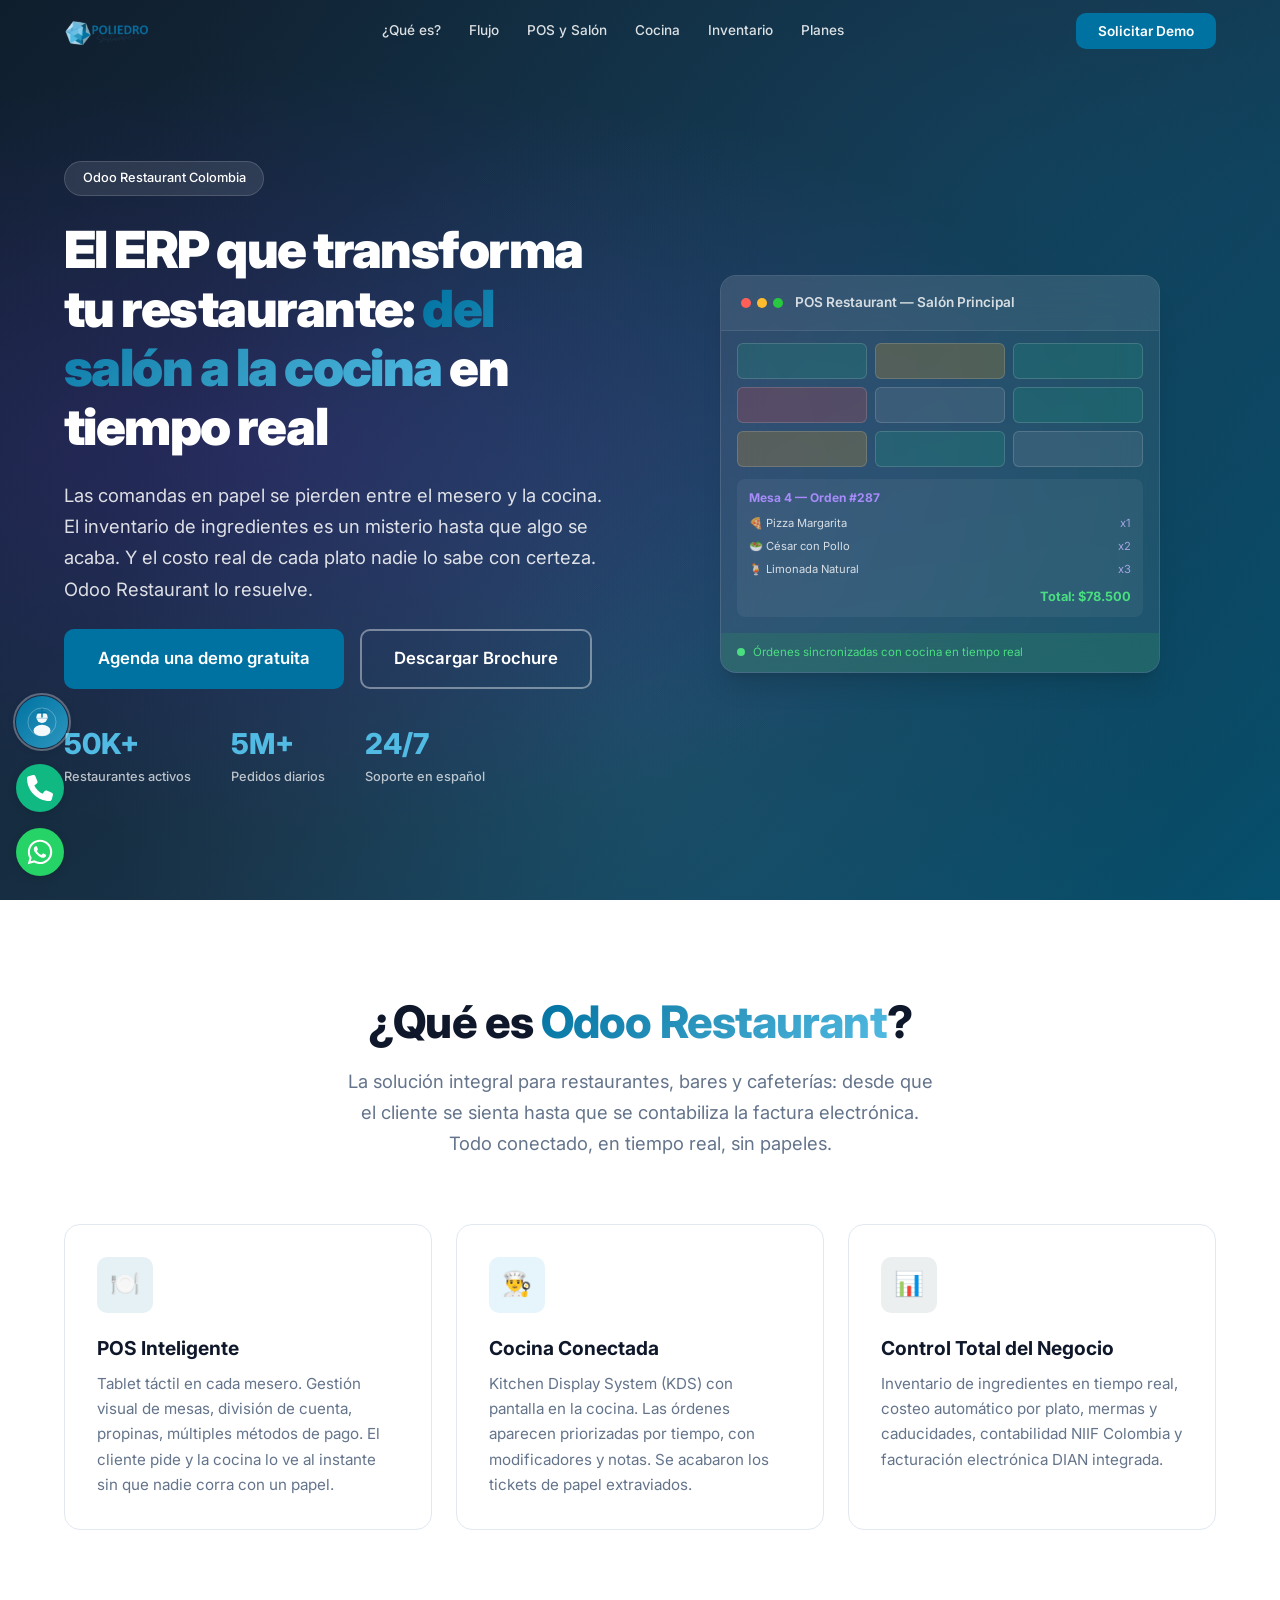
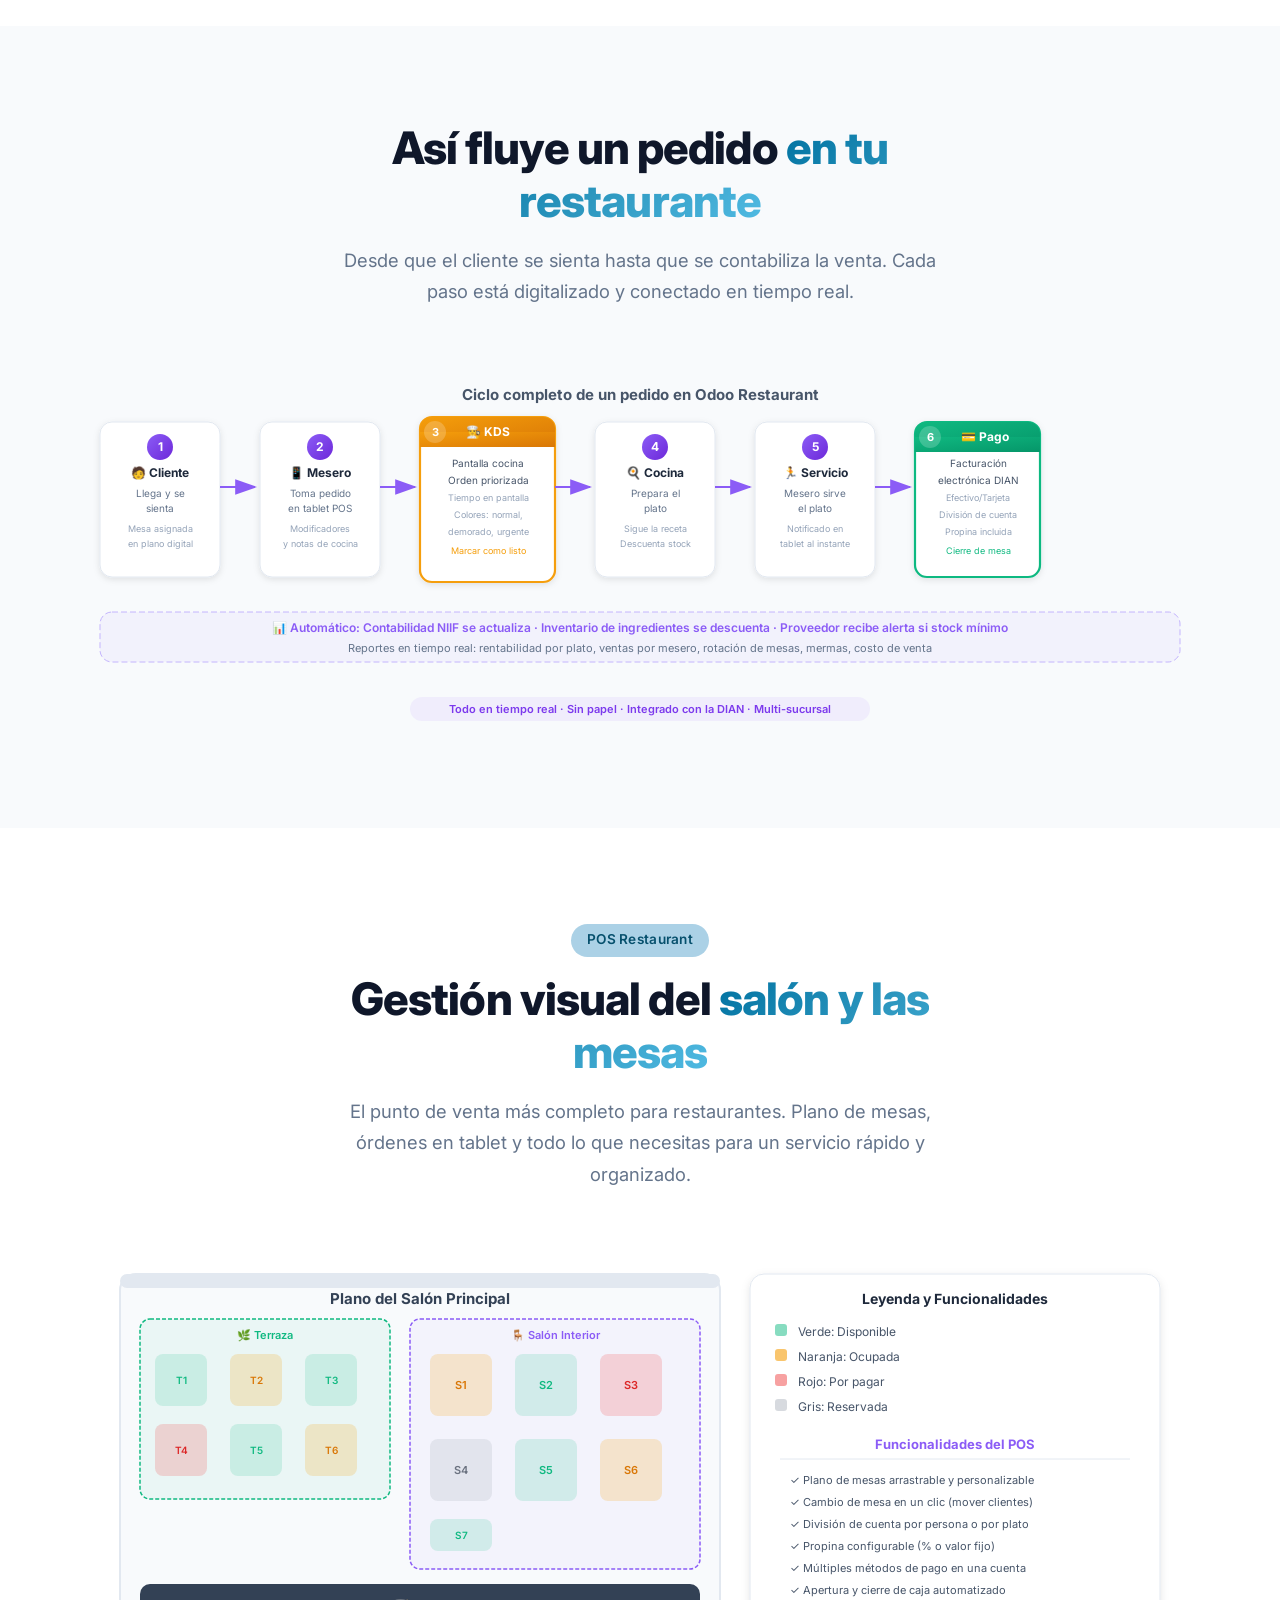
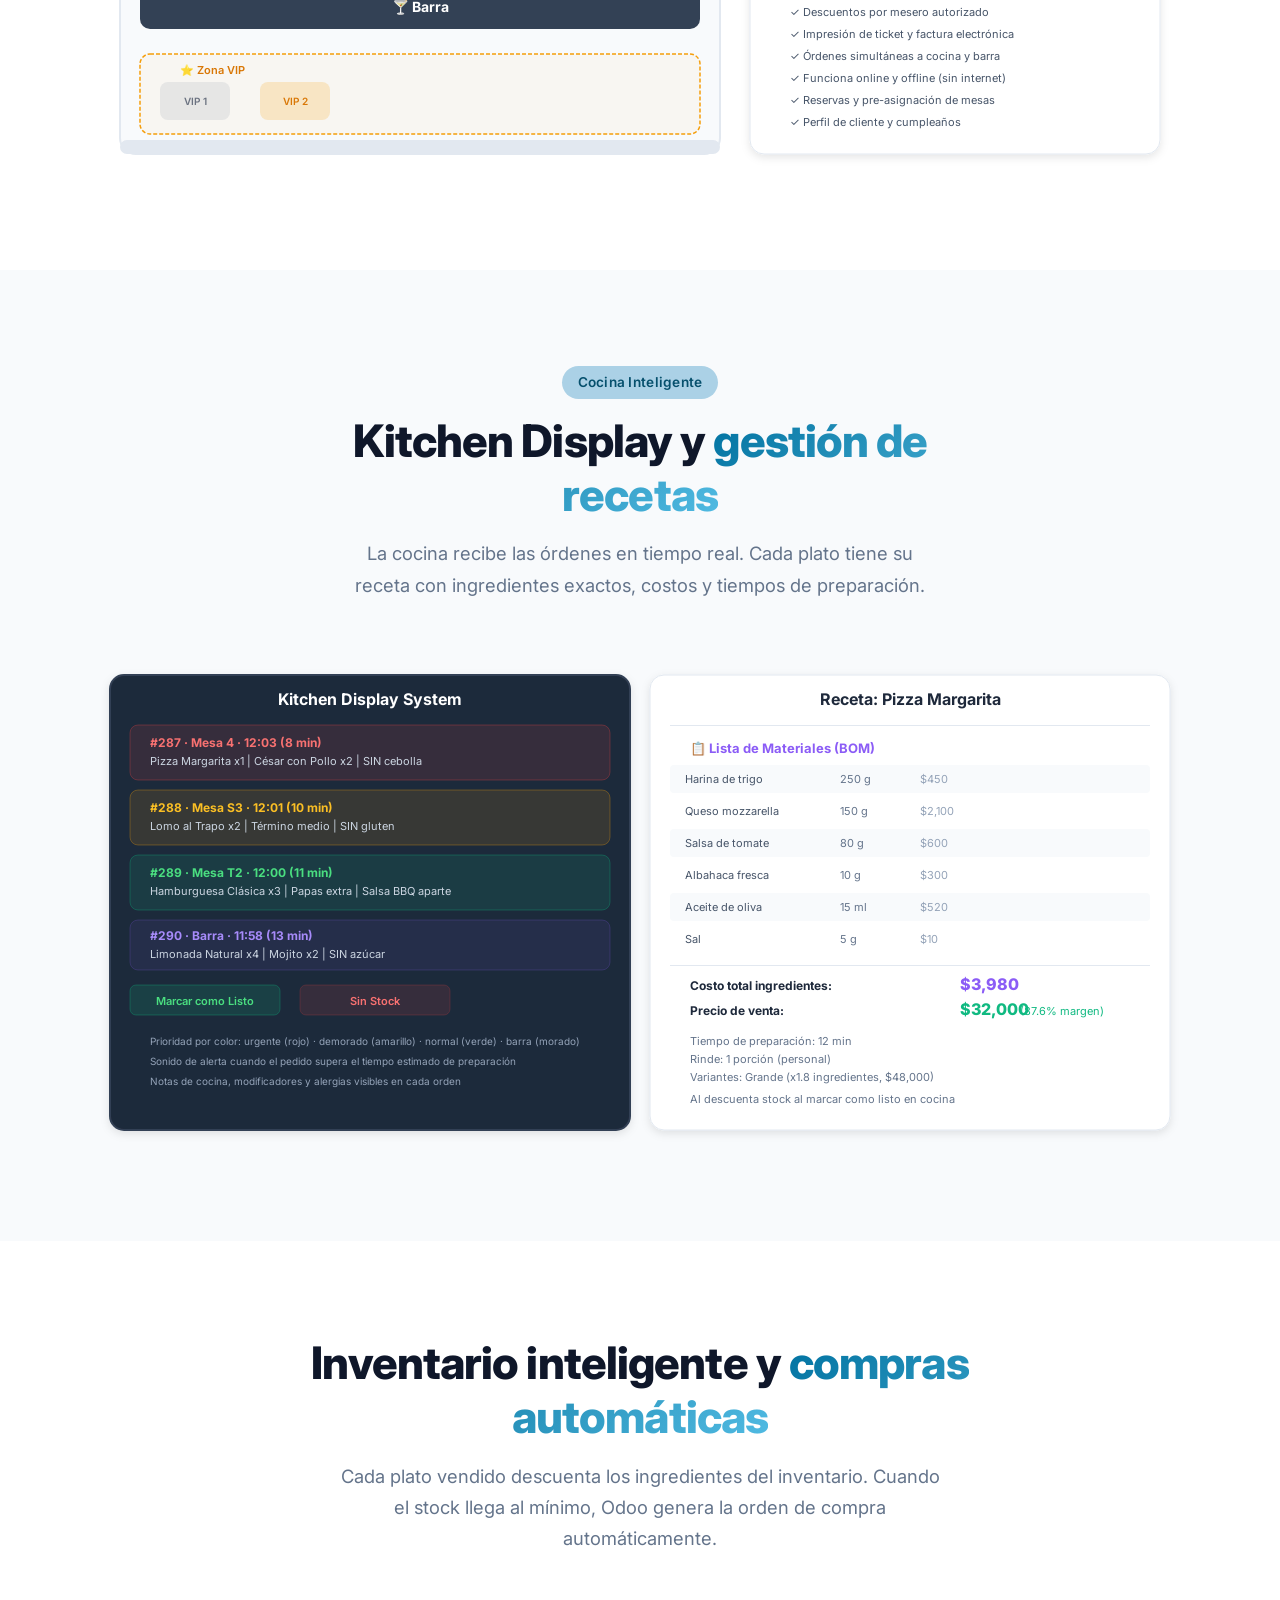
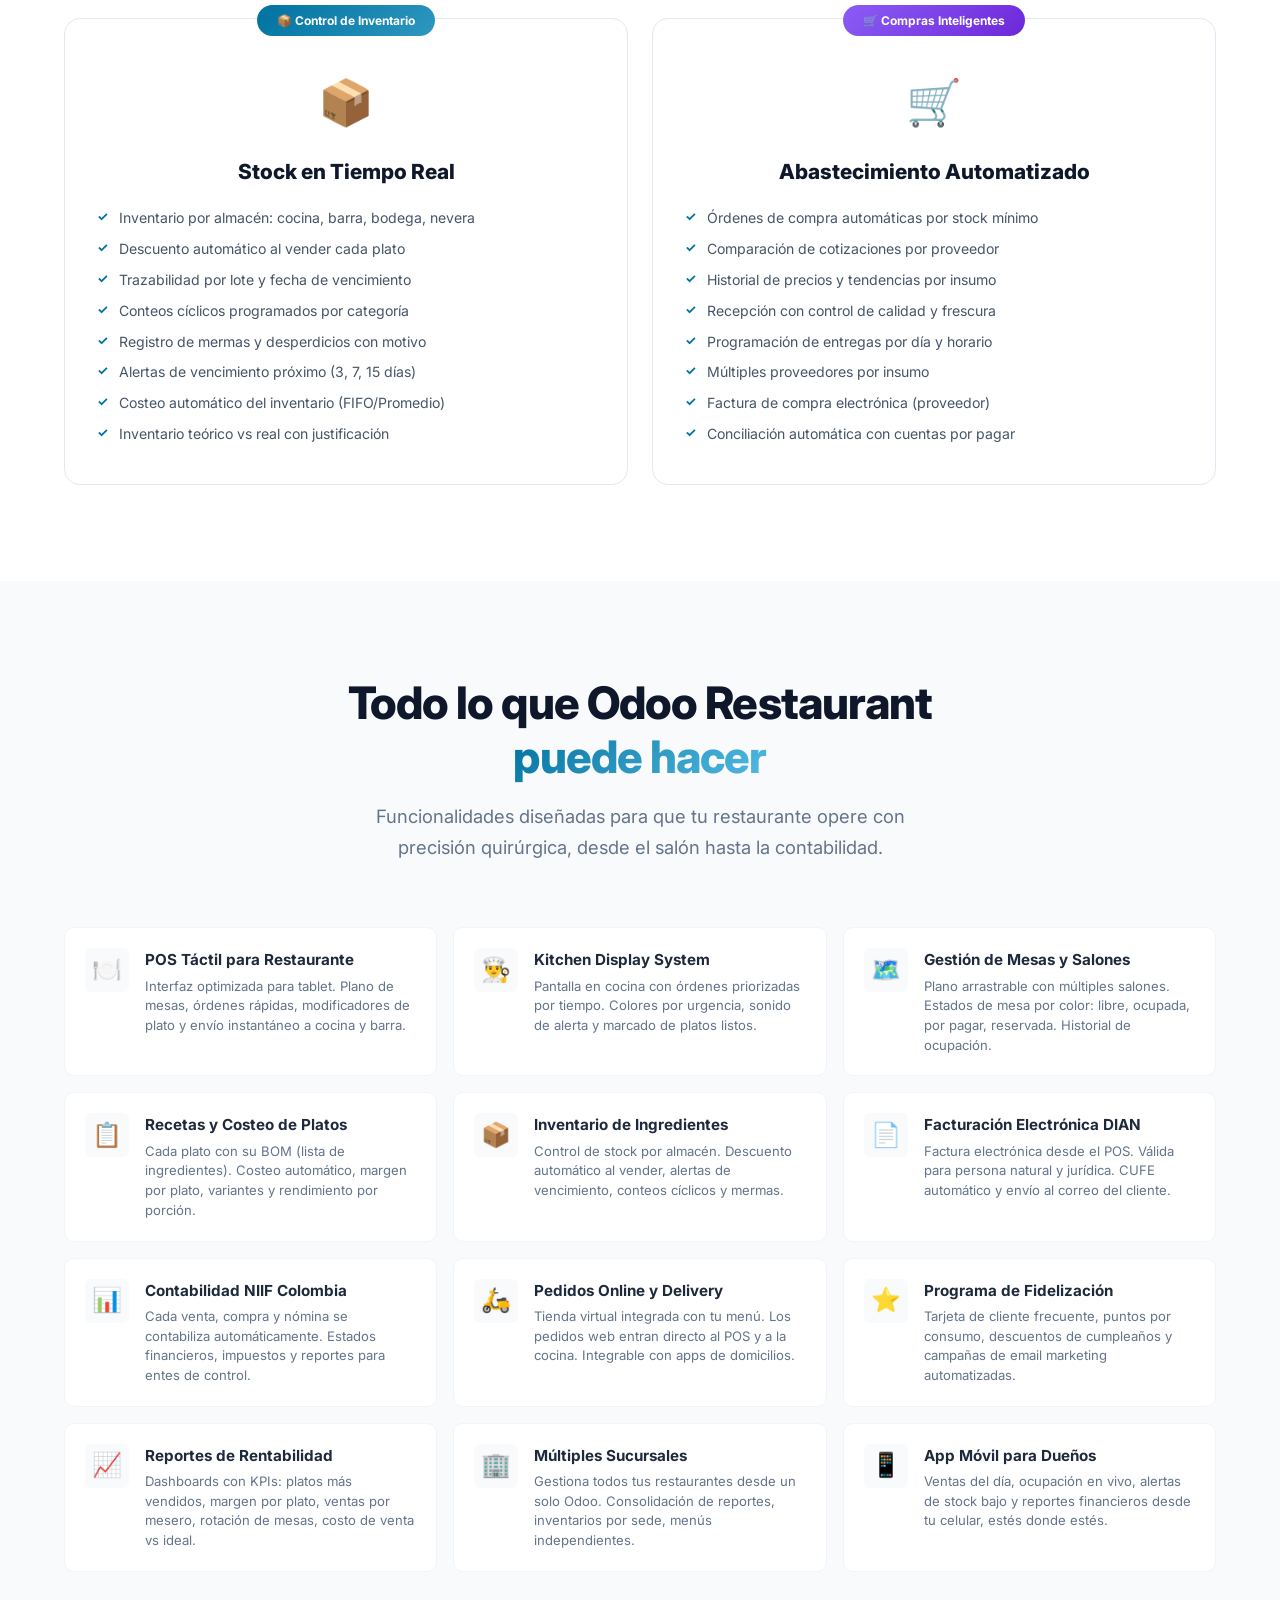
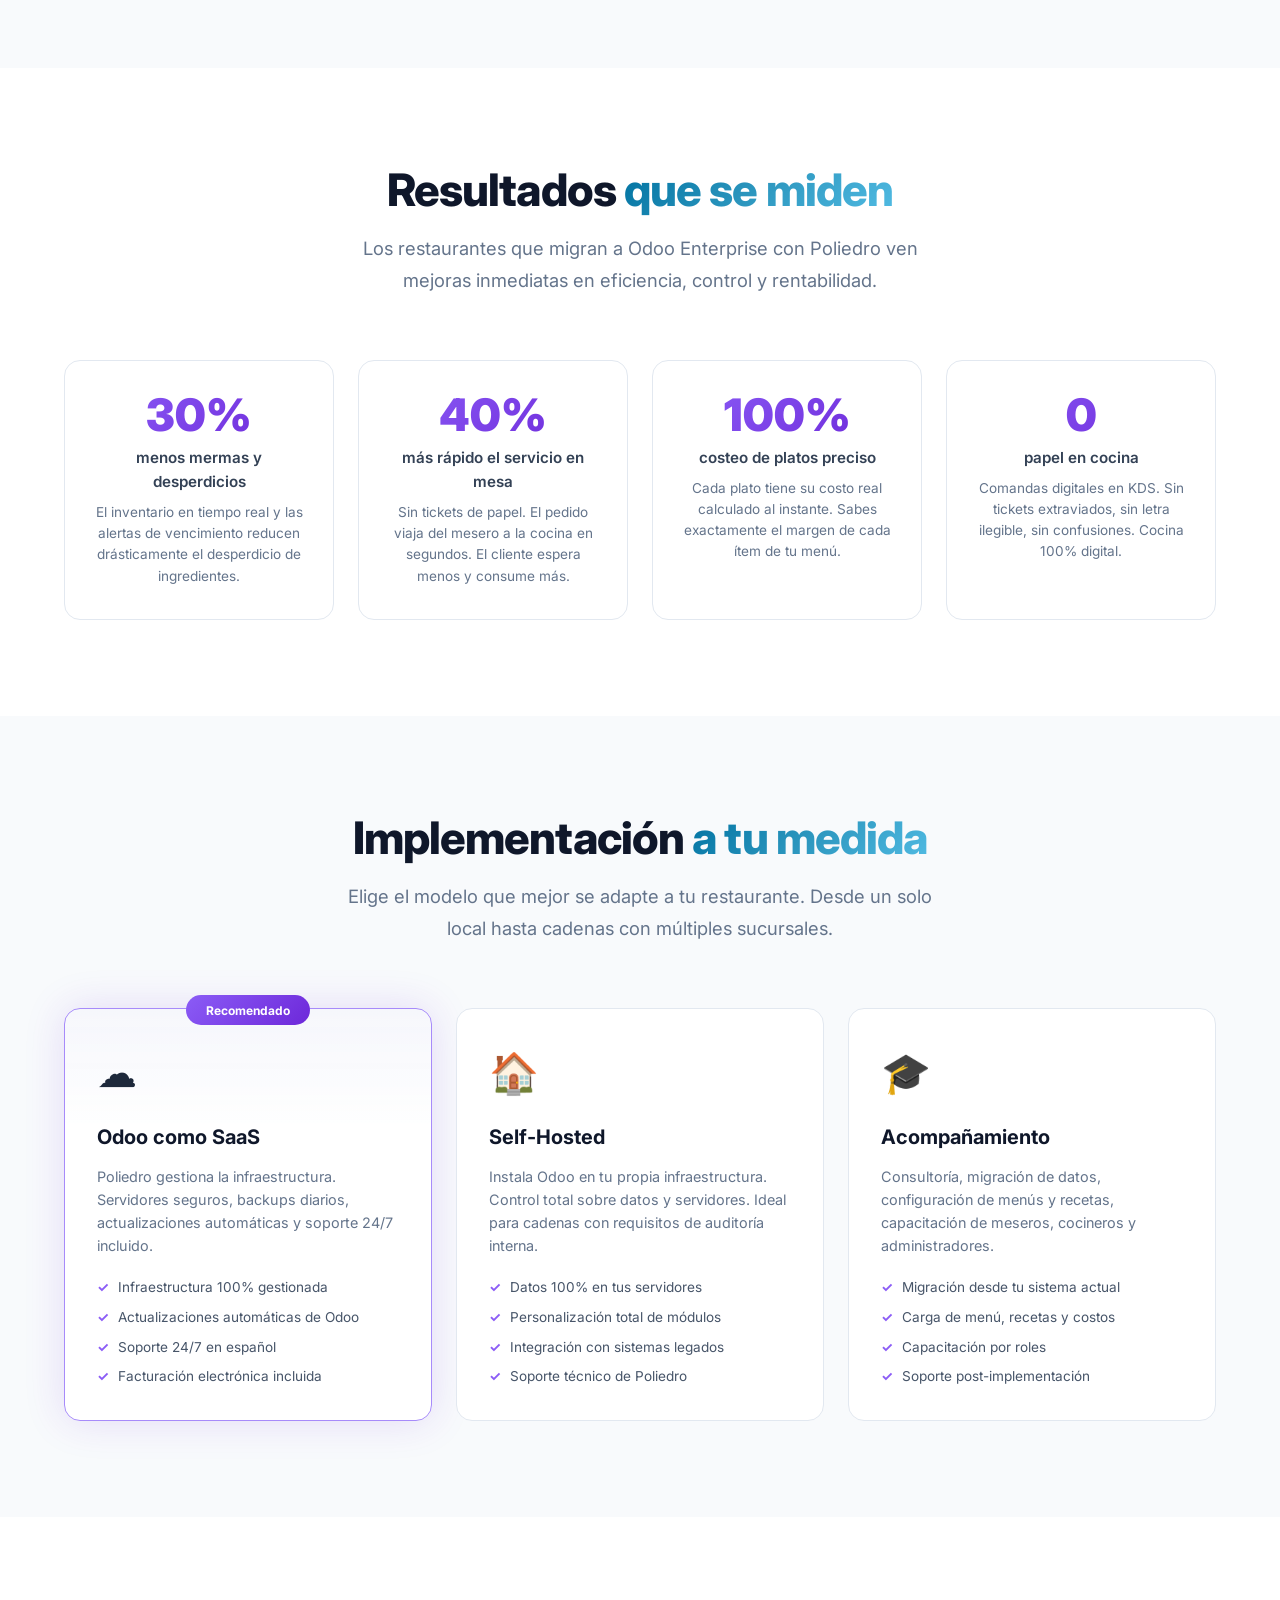
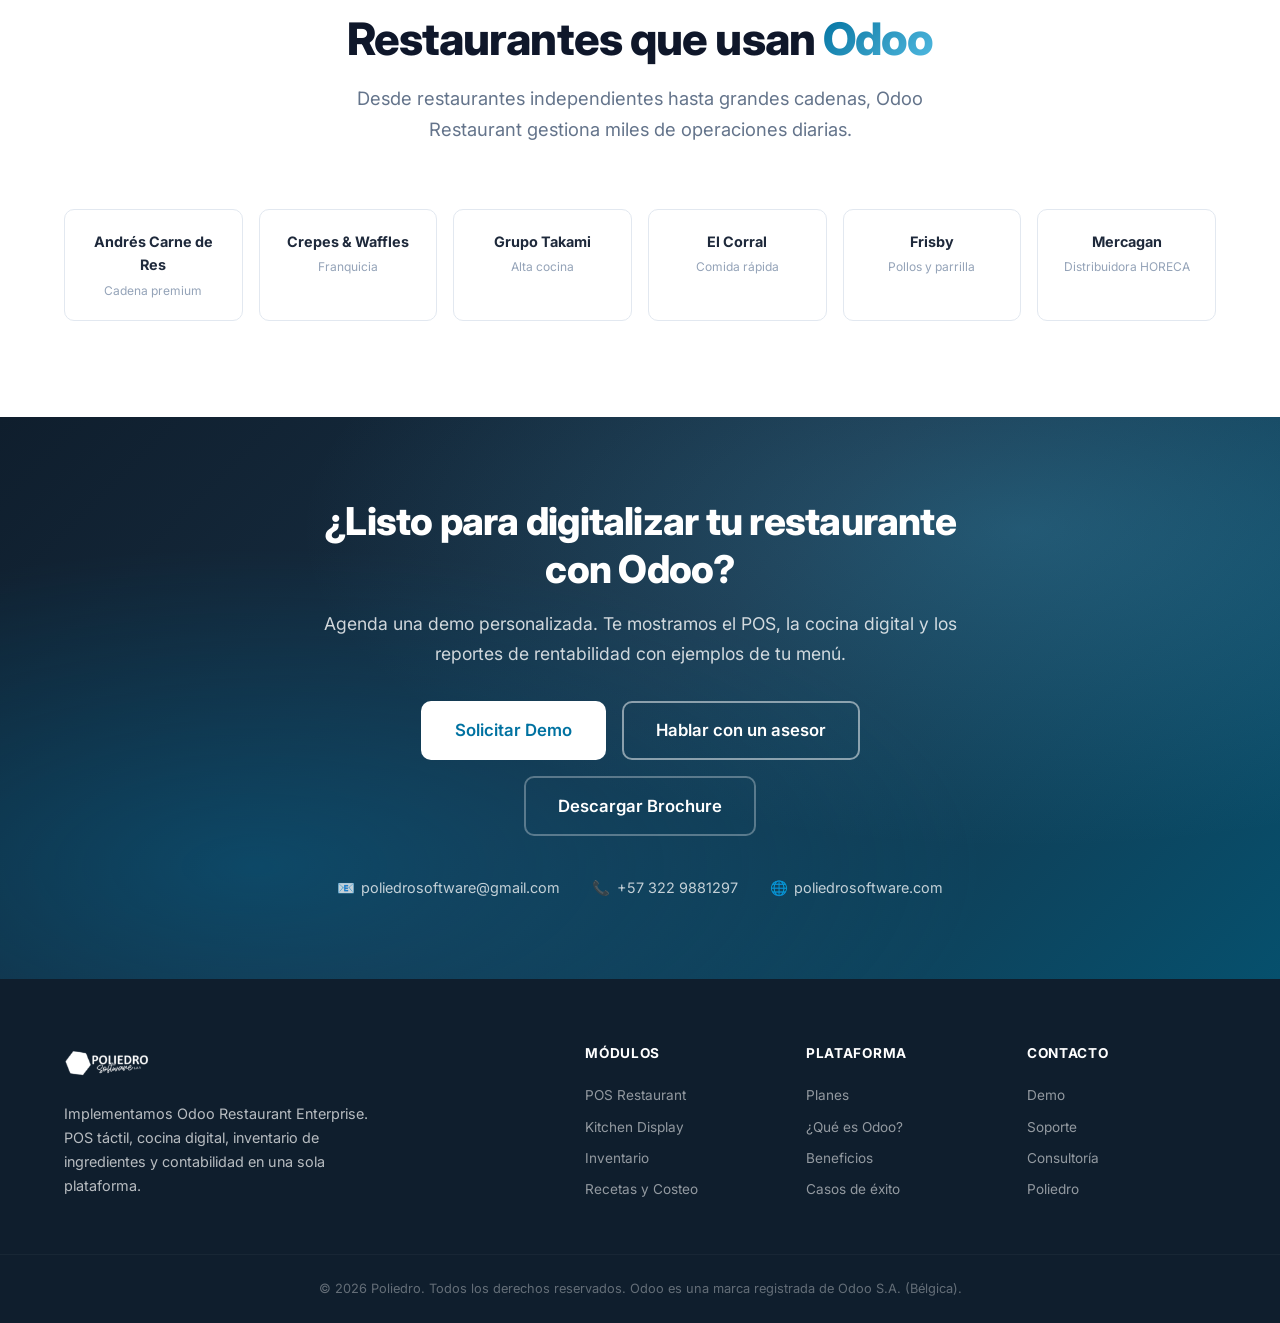
<file: odoo-restaurante/index.html>
<!DOCTYPE html>
<html lang="es">
<head>
  <meta charset="UTF-8">
  <meta name="viewport" content="width=device-width, initial-scale=1.0">
  <title>Odoo Restaurant Colombia | POS, Kitchen Display, Gestión de Restaurantes | Poliedro</title>
  <meta name="description" content="Odoo Restaurant Enterprise para Colombia. POS táctil con gestión de mesas, Kitchen Display, control de inventario de ingredientes, recetas con costeo y facturación electrónica DIAN.">
  <meta name="keywords" content="software para restaurantes, POS restaurante, Kitchen Display, gestión de mesas, recetas restaurante, costeo de platos, inventario restaurante, Odoo Restaurant, facturación electrónica restaurante, comandas digitales, Poliedro">
  <meta name="robots" content="index, follow">
  <link rel="canonical" href="https://www.poliedrocloud.com/odoo-restaurante">
  <meta property="og:title" content="Odoo Restaurant | POS y Gestión de Restaurantes | Poliedro">
  <meta property="og:description" content="POS táctil, Kitchen Display, control de recetas e inventario. El ERP completo para tu restaurante.">
  <meta property="og:type" content="website">
  <meta property="og:url" content="https://www.poliedrocloud.com/odoo-restaurante">
  <meta property="og:image" content="https://www.poliedrocloud.com/odoo-restaurante/logo_poliedro.png">
  <meta name="twitter:card" content="summary_large_image">
  <meta name="twitter:title" content="Odoo Restaurant | Gestión de Restaurantes | Poliedro">
  <meta name="twitter:description" content="Digitaliza tu restaurante: POS táctil, cocina conectada y control total de costos.">
  <meta name="twitter:image" content="https://www.poliedrocloud.com/odoo-restaurante/logo_poliedro.png">
  <script type="application/ld+json">
  {
    "@context": "https://schema.org",
    "@type": "SoftwareApplication",
    "name": "Odoo Restaurant Colombia",
    "operatingSystem": "Web, Linux, SaaS",
    "applicationCategory": "BusinessApplication",
    "description": "Sistema integral para restaurantes: POS táctil con gestión de mesas, Kitchen Display, control de inventario de ingredientes, recetas y costeo automático.",
    "url": "https://www.poliedrocloud.com/odoo-restaurante",
    "offers": { "@type": "Offer", "priceCurrency": "COP", "availability": "https://schema.org/InStock" }
  }
  </script>
  <link rel="preconnect" href="https://fonts.googleapis.com">
  <link rel="preconnect" href="https://fonts.gstatic.com" crossorigin>
  <link href="https://fonts.googleapis.com/css2?family=Inter:wght@300;400;500;600;700;800;900&display=swap" rel="stylesheet">
  <link rel="stylesheet" href="styles.css">
  <link rel="icon" type="image/png" href="logo_poliedro.png">
</head>
<body>

  <!-- NAVBAR -->
  <nav class="navbar" id="navbar">
    <div class="container nav-container">
      <a href="#" class="nav-logo">
        <img src="logo_poliedro.png" alt="Poliedro - Odoo Restaurant POS" class="nav-logo-img">
      </a>
      <div class="nav-links" id="navLinks">
        <a href="#que-es" class="nav-link">¿Qué es?</a>
        <a href="#flujo" class="nav-link">Flujo</a>
        <a href="#pos" class="nav-link">POS y Salón</a>
        <a href="#cocina" class="nav-link">Cocina</a>
        <a href="#inventario" class="nav-link">Inventario</a>
        <a href="#planes" class="nav-link">Planes</a>
      </div>
      <button id="zammad-feedback-form" class="btn btn-primary btn-sm">Solicitar Demo</button>
      <button class="nav-toggle" id="navToggle" aria-label="Menú">
        <span></span><span></span><span></span>
      </button>
    </div>
  </nav>

  <!-- HERO -->
  <section class="hero" id="inicio">
    <div class="hero-bg"></div>
    <div class="container hero-container">
      <div class="hero-content">
        <div class="hero-badge">
          <span>Odoo Restaurant Colombia</span>
        </div>
        <h1 class="hero-title">
          El ERP que transforma tu restaurante: <span class="text-gradient">del salón a la cocina</span> en tiempo real
        </h1>
        <p class="hero-subtitle">
          Las comandas en papel se pierden entre el mesero y la cocina. El inventario de ingredientes es un misterio hasta que algo se acaba. Y el costo real de cada plato nadie lo sabe con certeza. Odoo Restaurant lo resuelve.
        </p>
        <div class="hero-cta">
          <a href="#" id="zammad-feedback-form-hero" class="btn btn-primary btn-lg">Agenda una demo gratuita</a>
          <a href="brochure.html" class="btn btn-outline btn-lg">Descargar Brochure</a>
        </div>
        <div class="hero-stats">
          <div class="hero-stat">
            <span class="hero-stat-number">50K+</span>
            <span class="hero-stat-label">Restaurantes activos</span>
          </div>
          <div class="hero-stat">
            <span class="hero-stat-number">5M+</span>
            <span class="hero-stat-label">Pedidos diarios</span>
          </div>
          <div class="hero-stat">
            <span class="hero-stat-number">24/7</span>
            <span class="hero-stat-label">Soporte en español</span>
          </div>
        </div>
      </div>
      <div class="hero-visual">
        <div class="hero-card resto-dash">
          <div class="hero-card-header">
            <div class="hero-card-dots">
              <span></span><span></span><span></span>
            </div>
            <span class="hero-card-title">POS Restaurant — Salón Principal</span>
          </div>
          <div class="hero-card-body resto-salon-mini">
            <div class="resto-salon-grid">
              <div class="resto-mesa resto-mesa-libre"></div>
              <div class="resto-mesa resto-mesa-ocupada"></div>
              <div class="resto-mesa resto-mesa-libre"></div>
              <div class="resto-mesa resto-mesa-pagar"></div>
              <div class="resto-mesa resto-mesa-reservada"></div>
              <div class="resto-mesa resto-mesa-libre"></div>
              <div class="resto-mesa resto-mesa-ocupada"></div>
              <div class="resto-mesa resto-mesa-libre"></div>
              <div class="resto-mesa resto-mesa-reservada"></div>
            </div>
            <div class="resto-orden-activa">
              <div class="resto-orden-header">Mesa 4 — Orden #287</div>
              <div class="resto-orden-item"><span>🍕 Pizza Margarita</span><span class="resto-qty">x1</span></div>
              <div class="resto-orden-item"><span>🥗 César con Pollo</span><span class="resto-qty">x2</span></div>
              <div class="resto-orden-item"><span>🍹 Limonada Natural</span><span class="resto-qty">x3</span></div>
              <div class="resto-orden-total">Total: $78.500</div>
            </div>
          </div>
          <div class="hero-sync-bar">
            <div class="hero-sync-dot"></div>
            <span>Órdenes sincronizadas con cocina en tiempo real</span>
          </div>
        </div>
      </div>
    </div>
  </section>

  <!-- ¿QUÉ ES ODOO RESTAURANT? -->
  <section class="section" id="que-es">
    <div class="container">
      <div class="section-header">
        <h2 class="section-title">¿Qué es <span class="text-gradient">Odoo Restaurant</span>?</h2>
        <p class="section-subtitle">La solución integral para restaurantes, bares y cafeterías: desde que el cliente se sienta hasta que se contabiliza la factura electrónica. Todo conectado, en tiempo real, sin papeles.</p>
      </div>
      <div class="cards-grid">
        <div class="card">
          <div class="card-icon card-icon-blue">🍽️</div>
          <h3 class="card-title">POS Inteligente</h3>
          <p class="card-text">Tablet táctil en cada mesero. Gestión visual de mesas, división de cuenta, propinas, múltiples métodos de pago. El cliente pide y la cocina lo ve al instante sin que nadie corra con un papel.</p>
        </div>
        <div class="card">
          <div class="card-icon card-icon-teal">👨‍🍳</div>
          <h3 class="card-title">Cocina Conectada</h3>
          <p class="card-text">Kitchen Display System (KDS) con pantalla en la cocina. Las órdenes aparecen priorizadas por tiempo, con modificadores y notas. Se acabaron los tickets de papel extraviados.</p>
        </div>
        <div class="card">
          <div class="card-icon card-icon-dark">📊</div>
          <h3 class="card-title">Control Total del Negocio</h3>
          <p class="card-text">Inventario de ingredientes en tiempo real, costeo automático por plato, mermas y caducidades, contabilidad NIIF Colombia y facturación electrónica DIAN integrada.</p>
        </div>
      </div>
    </div>
  </section>

  <!-- FLUJO DEL RESTAURANTE -->
  <section class="section section-alt" id="flujo">
    <div class="container">
      <div class="section-header">
        <h2 class="section-title">Así fluye un pedido <span class="text-gradient">en tu restaurante</span></h2>
        <p class="section-subtitle">Desde que el cliente se sienta hasta que se contabiliza la venta. Cada paso está digitalizado y conectado en tiempo real.</p>
      </div>
      <div class="flujo-mapa">
        <svg viewBox="0 0 1100 360" xmlns="http://www.w3.org/2000/svg" class="flujo-svg">
          <defs>
            <marker id="restoArrow" markerWidth="10" markerHeight="7" refX="9" refY="3.5" orient="auto">
              <polygon points="0 0, 10 3.5, 0 7" fill="#8b5cf6"/>
            </marker>
            <filter id="restoShadow"><feDropShadow dx="0" dy="2" stdDeviation="3" flood-opacity="0.1"/></filter>
            <linearGradient id="restoGrad" x1="0%" y1="0%" x2="100%" y2="100%">
              <stop offset="0%" stop-color="#8b5cf6"/><stop offset="100%" stop-color="#6d28d9"/>
            </linearGradient>
            <linearGradient id="restoKitchen" x1="0%" y1="0%" x2="100%" y2="100%">
              <stop offset="0%" stop-color="#f59e0b"/><stop offset="100%" stop-color="#d97706"/>
            </linearGradient>
            <linearGradient id="restoDone" x1="0%" y1="0%" x2="100%" y2="100%">
              <stop offset="0%" stop-color="#10b981"/><stop offset="100%" stop-color="#059669"/>
            </linearGradient>
          </defs>

          <!-- Título -->
          <text x="550" y="28" text-anchor="middle" font-family="Inter,sans-serif" font-size="15" font-weight="700" fill="#475569">Ciclo completo de un pedido en Odoo Restaurant</text>

          <!-- Paso 1 -->
          <rect x="10" y="50" width="120" height="155" rx="12" fill="white" stroke="#e2e8f0" filter="url(#restoShadow)"/>
          <circle cx="70" cy="75" r="13" fill="url(#restoGrad)"/>
          <text x="70" y="79" text-anchor="middle" font-size="12" fill="white" font-weight="700">1</text>
          <text x="70" y="105" text-anchor="middle" font-family="Inter,sans-serif" font-size="12" font-weight="700" fill="#1e293b">🧑 Cliente</text>
          <text x="70" y="125" text-anchor="middle" font-family="Inter,sans-serif" font-size="10" fill="#64748b">Llega y se</text>
          <text x="70" y="140" text-anchor="middle" font-family="Inter,sans-serif" font-size="10" fill="#64748b">sienta</text>
          <text x="70" y="160" text-anchor="middle" font-family="Inter,sans-serif" font-size="9" fill="#94a3b8">Mesa asignada</text>
          <text x="70" y="175" text-anchor="middle" font-family="Inter,sans-serif" font-size="9" fill="#94a3b8">en plano digital</text>

          <line x1="130" y1="115" x2="165" y2="115" stroke="#8b5cf6" stroke-width="2.2" marker-end="url(#restoArrow)"/>

          <!-- Paso 2 -->
          <rect x="170" y="50" width="120" height="155" rx="12" fill="white" stroke="#e2e8f0" filter="url(#restoShadow)"/>
          <circle cx="230" cy="75" r="13" fill="url(#restoGrad)"/>
          <text x="230" y="79" text-anchor="middle" font-size="12" fill="white" font-weight="700">2</text>
          <text x="230" y="105" text-anchor="middle" font-family="Inter,sans-serif" font-size="12" font-weight="700" fill="#1e293b">📱 Mesero</text>
          <text x="230" y="125" text-anchor="middle" font-family="Inter,sans-serif" font-size="10" fill="#64748b">Toma pedido</text>
          <text x="230" y="140" text-anchor="middle" font-family="Inter,sans-serif" font-size="10" fill="#64748b">en tablet POS</text>
          <text x="230" y="160" text-anchor="middle" font-family="Inter,sans-serif" font-size="9" fill="#94a3b8">Modificadores</text>
          <text x="230" y="175" text-anchor="middle" font-family="Inter,sans-serif" font-size="9" fill="#94a3b8">y notas de cocina</text>

          <line x1="290" y1="115" x2="325" y2="115" stroke="#8b5cf6" stroke-width="2.2" marker-end="url(#restoArrow)"/>

          <!-- Paso 3 - KDS -->
          <rect x="330" y="45" width="135" height="165" rx="12" fill="white" stroke="#f59e0b" stroke-width="2.2" filter="url(#restoShadow)"/>
          <rect x="330" y="45" width="135" height="30" rx="12" fill="url(#restoKitchen)"/>
          <rect x="330" y="60" width="135" height="15" fill="url(#restoKitchen)"/>
          <circle cx="345" cy="60" r="11" fill="rgba(255,255,255,0.2)"/>
          <text x="345" y="64" text-anchor="middle" font-size="11" fill="white" font-weight="700">3</text>
          <text x="398" y="64" text-anchor="middle" font-family="Inter,sans-serif" font-size="12" font-weight="700" fill="white">👨‍🍳 KDS</text>
          <text x="398" y="95" text-anchor="middle" font-family="Inter,sans-serif" font-size="10" fill="#475569">Pantalla cocina</text>
          <text x="398" y="112" text-anchor="middle" font-family="Inter,sans-serif" font-size="10" fill="#475569">Orden priorizada</text>
          <text x="398" y="129" text-anchor="middle" font-family="Inter,sans-serif" font-size="9" fill="#94a3b8">Tiempo en pantalla</text>
          <text x="398" y="146" text-anchor="middle" font-family="Inter,sans-serif" font-size="9" fill="#94a3b8">Colores: normal,</text>
          <text x="398" y="163" text-anchor="middle" font-family="Inter,sans-serif" font-size="9" fill="#94a3b8">demorado, urgente</text>
          <text x="398" y="182" text-anchor="middle" font-family="Inter,sans-serif" font-size="9" fill="#f59e0b">Marcar como listo</text>

          <line x1="465" y1="115" x2="500" y2="115" stroke="#8b5cf6" stroke-width="2.2" marker-end="url(#restoArrow)"/>

          <!-- Paso 4 -->
          <rect x="505" y="50" width="120" height="155" rx="12" fill="white" stroke="#e2e8f0" filter="url(#restoShadow)"/>
          <circle cx="565" cy="75" r="13" fill="url(#restoGrad)"/>
          <text x="565" y="79" text-anchor="middle" font-size="12" fill="white" font-weight="700">4</text>
          <text x="565" y="105" text-anchor="middle" font-family="Inter,sans-serif" font-size="12" font-weight="700" fill="#1e293b">🍳 Cocina</text>
          <text x="565" y="125" text-anchor="middle" font-family="Inter,sans-serif" font-size="10" fill="#64748b">Prepara el</text>
          <text x="565" y="140" text-anchor="middle" font-family="Inter,sans-serif" font-size="10" fill="#64748b">plato</text>
          <text x="565" y="160" text-anchor="middle" font-family="Inter,sans-serif" font-size="9" fill="#94a3b8">Sigue la receta</text>
          <text x="565" y="175" text-anchor="middle" font-family="Inter,sans-serif" font-size="9" fill="#94a3b8">Descuenta stock</text>

          <line x1="625" y1="115" x2="660" y2="115" stroke="#8b5cf6" stroke-width="2.2" marker-end="url(#restoArrow)"/>

          <!-- Paso 5 -->
          <rect x="665" y="50" width="120" height="155" rx="12" fill="white" stroke="#e2e8f0" filter="url(#restoShadow)"/>
          <circle cx="725" cy="75" r="13" fill="url(#restoGrad)"/>
          <text x="725" y="79" text-anchor="middle" font-size="12" fill="white" font-weight="700">5</text>
          <text x="725" y="105" text-anchor="middle" font-family="Inter,sans-serif" font-size="12" font-weight="700" fill="#1e293b">🏃 Servicio</text>
          <text x="725" y="125" text-anchor="middle" font-family="Inter,sans-serif" font-size="10" fill="#64748b">Mesero sirve</text>
          <text x="725" y="140" text-anchor="middle" font-family="Inter,sans-serif" font-size="10" fill="#64748b">el plato</text>
          <text x="725" y="160" text-anchor="middle" font-family="Inter,sans-serif" font-size="9" fill="#94a3b8">Notificado en</text>
          <text x="725" y="175" text-anchor="middle" font-family="Inter,sans-serif" font-size="9" fill="#94a3b8">tablet al instante</text>

          <line x1="785" y1="115" x2="820" y2="115" stroke="#8b5cf6" stroke-width="2.2" marker-end="url(#restoArrow)"/>

          <!-- Paso 6 -->
          <rect x="825" y="50" width="125" height="155" rx="12" fill="white" stroke="#10b981" stroke-width="2.2" filter="url(#restoShadow)"/>
          <rect x="825" y="50" width="125" height="30" rx="12" fill="url(#restoDone)"/>
          <rect x="825" y="65" width="125" height="15" fill="url(#restoDone)"/>
          <circle cx="840" cy="65" r="11" fill="rgba(255,255,255,0.2)"/>
          <text x="840" y="69" text-anchor="middle" font-size="11" fill="white" font-weight="700">6</text>
          <text x="895" y="69" text-anchor="middle" font-family="Inter,sans-serif" font-size="12" font-weight="700" fill="white">💳 Pago</text>
          <text x="888" y="95" text-anchor="middle" font-family="Inter,sans-serif" font-size="10" fill="#475569">Facturación</text>
          <text x="888" y="112" text-anchor="middle" font-family="Inter,sans-serif" font-size="10" fill="#475569">electrónica DIAN</text>
          <text x="888" y="129" text-anchor="middle" font-family="Inter,sans-serif" font-size="9" fill="#94a3b8">Efectivo/Tarjeta</text>
          <text x="888" y="146" text-anchor="middle" font-family="Inter,sans-serif" font-size="9" fill="#94a3b8">División de cuenta</text>
          <text x="888" y="163" text-anchor="middle" font-family="Inter,sans-serif" font-size="9" fill="#94a3b8">Propina incluida</text>
          <text x="888" y="182" text-anchor="middle" font-family="Inter,sans-serif" font-size="9" fill="#10b981">Cierre de mesa</text>

          <!-- Barra inferior -->
          <rect x="10" y="240" width="1080" height="50" rx="12" fill="rgba(139,92,246,0.05)" stroke="#c4b5fd" stroke-dasharray="6,3"/>
          <text x="550" y="260" text-anchor="middle" font-family="Inter,sans-serif" font-size="12" font-weight="600" fill="#8b5cf6">📊 Automático: Contabilidad NIIF se actualiza · Inventario de ingredientes se descuenta · Proveedor recibe alerta si stock mínimo</text>
          <text x="550" y="280" text-anchor="middle" font-family="Inter,sans-serif" font-size="11" fill="#64748b">Reportes en tiempo real: rentabilidad por plato, ventas por mesero, rotación de mesas, mermas, costo de venta</text>

          <!-- Footer label -->
          <rect x="320" y="325" width="460" height="24" rx="12" fill="rgba(139,92,246,0.08)"/>
          <text x="550" y="341" text-anchor="middle" font-family="Inter,sans-serif" font-size="11" font-weight="600" fill="#7c3aed">Todo en tiempo real · Sin papel · Integrado con la DIAN · Multi-sucursal</text>
        </svg>
      </div>
    </div>
  </section>

  <!-- POS Y SALÓN -->
  <section class="section" id="pos">
    <div class="container">
      <div class="section-header">
        <span class="section-badge">POS Restaurant</span>
        <h2 class="section-title">Gestión visual del <span class="text-gradient">salón y las mesas</span></h2>
        <p class="section-subtitle">El punto de venta más completo para restaurantes. Plano de mesas, órdenes en tablet y todo lo que necesitas para un servicio rápido y organizado.</p>
      </div>
      <div class="flujo-mapa">
        <svg viewBox="0 0 1100 520" xmlns="http://www.w3.org/2000/svg" class="flujo-svg">
          <defs>
            <filter id="salonSh"><feDropShadow dx="0" dy="3" stdDeviation="4" flood-opacity="0.1"/></filter>
          </defs>

          <!-- Plano del salón -->
          <rect x="30" y="20" width="600" height="480" rx="16" fill="#f8fafc" stroke="#e2e8f0" stroke-width="2"/>
          <text x="330" y="50" text-anchor="middle" font-family="Inter,sans-serif" font-size="15" font-weight="700" fill="#334155">Plano del Salón Principal</text>

          <!-- Paredes -->
          <rect x="30" y="20" width="600" height="14" rx="7" fill="#e2e8f0"/>
          <rect x="30" y="486" width="600" height="14" rx="7" fill="#e2e8f0"/>

          <!-- Zona 1: Terraza -->
          <rect x="50" y="65" width="250" height="180" rx="10" fill="rgba(16,185,129,0.06)" stroke="#10b981" stroke-width="1.5" stroke-dasharray="4,2"/>
          <text x="175" y="85" text-anchor="middle" font-family="Inter,sans-serif" font-size="11" font-weight="600" fill="#10b981">🌿 Terraza</text>

          <!-- Mesas terraza -->
          <rect x="65" y="100" width="52" height="52" rx="8" fill="#10b981" opacity="0.15"/><text x="91" y="130" text-anchor="middle" font-size="10" fill="#10b981" font-weight="600">T1</text>
          <rect x="140" y="100" width="52" height="52" rx="8" fill="#f59e0b" opacity="0.2"/><text x="166" y="130" text-anchor="middle" font-size="10" fill="#d97706" font-weight="600">T2</text>
          <rect x="215" y="100" width="52" height="52" rx="8" fill="#10b981" opacity="0.15"/><text x="241" y="130" text-anchor="middle" font-size="10" fill="#10b981" font-weight="600">T3</text>
          <rect x="65" y="170" width="52" height="52" rx="8" fill="#ef4444" opacity="0.2"/><text x="91" y="200" text-anchor="middle" font-size="10" fill="#dc2626" font-weight="600">T4</text>
          <rect x="140" y="170" width="52" height="52" rx="8" fill="#10b981" opacity="0.15"/><text x="166" y="200" text-anchor="middle" font-size="10" fill="#10b981" font-weight="600">T5</text>
          <rect x="215" y="170" width="52" height="52" rx="8" fill="#f59e0b" opacity="0.2"/><text x="241" y="200" text-anchor="middle" font-size="10" fill="#d97706" font-weight="600">T6</text>

          <!-- Zona 2: Salón interior -->
          <rect x="320" y="65" width="290" height="250" rx="10" fill="rgba(139,92,246,0.04)" stroke="#8b5cf6" stroke-width="1.5" stroke-dasharray="4,2"/>
          <text x="465" y="85" text-anchor="middle" font-family="Inter,sans-serif" font-size="11" font-weight="600" fill="#8b5cf6">🪑 Salón Interior</text>

          <rect x="340" y="100" width="62" height="62" rx="8" fill="#f59e0b" opacity="0.2"/><text x="371" y="135" text-anchor="middle" font-size="11" fill="#d97706" font-weight="600">S1</text>
          <rect x="425" y="100" width="62" height="62" rx="8" fill="#10b981" opacity="0.15"/><text x="456" y="135" text-anchor="middle" font-size="11" fill="#10b981" font-weight="600">S2</text>
          <rect x="510" y="100" width="62" height="62" rx="8" fill="#ef4444" opacity="0.2"/><text x="541" y="135" text-anchor="middle" font-size="11" fill="#dc2626" font-weight="600">S3</text>
          <rect x="340" y="185" width="62" height="62" rx="8" fill="#9ca3af" opacity="0.2"/><text x="371" y="220" text-anchor="middle" font-size="11" fill="#6b7280" font-weight="600">S4</text>
          <rect x="425" y="185" width="62" height="62" rx="8" fill="#10b981" opacity="0.15"/><text x="456" y="220" text-anchor="middle" font-size="11" fill="#10b981" font-weight="600">S5</text>
          <rect x="510" y="185" width="62" height="62" rx="8" fill="#f59e0b" opacity="0.2"/><text x="541" y="220" text-anchor="middle" font-size="11" fill="#d97706" font-weight="600">S6</text>
          <rect x="340" y="265" width="62" height="32" rx="8" fill="#10b981" opacity="0.15"/><text x="371" y="285" text-anchor="middle" font-size="10" fill="#10b981" font-weight="600">S7</text>

          <!-- Barra -->
          <rect x="50" y="330" width="560" height="45" rx="10" fill="#334155"/>
          <text x="330" y="358" text-anchor="middle" font-family="Inter,sans-serif" font-size="14" font-weight="700" fill="white">🍸 Barra</text>

          <!-- Zona 3: VIP -->
          <rect x="50" y="400" width="560" height="80" rx="10" fill="rgba(245,158,11,0.04)" stroke="#f59e0b" stroke-width="1.5" stroke-dasharray="4,2"/>
          <text x="90" y="420" font-family="Inter,sans-serif" font-size="11" font-weight="600" fill="#d97706">⭐ Zona VIP</text>
          <rect x="70" y="428" width="70" height="38" rx="8" fill="#9ca3af" opacity="0.2"/><text x="105" y="451" text-anchor="middle" font-size="10" fill="#6b7280" font-weight="600">VIP 1</text>
          <rect x="170" y="428" width="70" height="38" rx="8" fill="#f59e0b" opacity="0.2"/><text x="205" y="451" text-anchor="middle" font-size="10" fill="#d97706" font-weight="600">VIP 2</text>

          <!-- Leyenda (lado derecho) -->
          <rect x="660" y="20" width="410" height="480" rx="14" fill="white" stroke="#e2e8f0" filter="url(#salonSh)"/>
          <text x="865" y="50" text-anchor="middle" font-family="Inter,sans-serif" font-size="14" font-weight="700" fill="#1e293b">Leyenda y Funcionalidades</text>

          <rect x="685" y="70" width="12" height="12" rx="3" fill="#10b981" opacity="0.5"/><text x="708" y="82" font-family="Inter,sans-serif" font-size="12" fill="#475569">Verde: Disponible</text>
          <rect x="685" y="95" width="12" height="12" rx="3" fill="#f59e0b" opacity="0.6"/><text x="708" y="107" font-family="Inter,sans-serif" font-size="12" fill="#475569">Naranja: Ocupada</text>
          <rect x="685" y="120" width="12" height="12" rx="3" fill="#ef4444" opacity="0.5"/><text x="708" y="132" font-family="Inter,sans-serif" font-size="12" fill="#475569">Rojo: Por pagar</text>
          <rect x="685" y="145" width="12" height="12" rx="3" fill="#9ca3af" opacity="0.4"/><text x="708" y="157" font-family="Inter,sans-serif" font-size="12" fill="#475569">Gris: Reservada</text>

          <!-- Feature list right side -->
          <text x="865" y="195" text-anchor="middle" font-family="Inter,sans-serif" font-size="13" font-weight="700" fill="#8b5cf6">Funcionalidades del POS</text>
          <line x1="690" y1="205" x2="1040" y2="205" stroke="#e2e8f0" stroke-width="1"/>

          <text x="700" y="230" font-family="Inter,sans-serif" font-size="11" fill="#475569">✓ Plano de mesas arrastrable y personalizable</text>
          <text x="700" y="252" font-family="Inter,sans-serif" font-size="11" fill="#475569">✓ Cambio de mesa en un clic (mover clientes)</text>
          <text x="700" y="274" font-family="Inter,sans-serif" font-size="11" fill="#475569">✓ División de cuenta por persona o por plato</text>
          <text x="700" y="296" font-family="Inter,sans-serif" font-size="11" fill="#475569">✓ Propina configurable (% o valor fijo)</text>
          <text x="700" y="318" font-family="Inter,sans-serif" font-size="11" fill="#475569">✓ Múltiples métodos de pago en una cuenta</text>
          <text x="700" y="340" font-family="Inter,sans-serif" font-size="11" fill="#475569">✓ Apertura y cierre de caja automatizado</text>
          <text x="700" y="362" font-family="Inter,sans-serif" font-size="11" fill="#475569">✓ Descuentos por mesero autorizado</text>
          <text x="700" y="384" font-family="Inter,sans-serif" font-size="11" fill="#475569">✓ Impresión de ticket y factura electrónica</text>
          <text x="700" y="406" font-family="Inter,sans-serif" font-size="11" fill="#475569">✓ Órdenes simultáneas a cocina y barra</text>
          <text x="700" y="428" font-family="Inter,sans-serif" font-size="11" fill="#475569">✓ Funciona online y offline (sin internet)</text>
          <text x="700" y="450" font-family="Inter,sans-serif" font-size="11" fill="#475569">✓ Reservas y pre-asignación de mesas</text>
          <text x="700" y="472" font-family="Inter,sans-serif" font-size="11" fill="#475569">✓ Perfil de cliente y cumpleaños</text>
        </svg>
      </div>
    </div>
  </section>

  <!-- COCINA Y RECETAS -->
  <section class="section section-alt" id="cocina">
    <div class="container">
      <div class="section-header">
        <span class="section-badge">Cocina Inteligente</span>
        <h2 class="section-title">Kitchen Display y <span class="text-gradient">gestión de recetas</span></h2>
        <p class="section-subtitle">La cocina recibe las órdenes en tiempo real. Cada plato tiene su receta con ingredientes exactos, costos y tiempos de preparación.</p>
      </div>
      <div class="flujo-mapa">
        <svg viewBox="0 0 1100 480" xmlns="http://www.w3.org/2000/svg" class="flujo-svg">
          <defs>
            <filter id="kcSh"><feDropShadow dx="0" dy="3" stdDeviation="4" flood-opacity="0.1"/></filter>
            <linearGradient id="kcRed" x1="0%" y1="0%" x2="100%" y2="100%">
              <stop offset="0%" stop-color="#ef4444"/><stop offset="100%" stop-color="#dc2626"/>
            </linearGradient>
          </defs>

          <!-- Kitchen Display -->
          <rect x="20" y="10" width="520" height="455" rx="14" fill="#1e293b" stroke="#334155" stroke-width="2" filter="url(#kcSh)"/>
          <text x="280" y="40" text-anchor="middle" font-family="Inter,sans-serif" font-size="16" font-weight="700" fill="white">Kitchen Display System</text>

          <!-- Órdenes en KDS -->
          <rect x="40" y="60" width="480" height="55" rx="8" fill="rgba(239,68,68,0.12)" stroke="rgba(239,68,68,0.3)"/>
          <text x="60" y="82" font-family="Inter,sans-serif" font-size="12" font-weight="700" fill="#f87171">#287 · Mesa 4 · 12:03 (8 min)</text>
          <text x="60" y="100" font-family="Inter,sans-serif" font-size="11" fill="#cbd5e1">Pizza Margarita x1 | César con Pollo x2 | SIN cebolla</text>

          <rect x="40" y="125" width="480" height="55" rx="8" fill="rgba(245,158,11,0.12)" stroke="rgba(245,158,11,0.3)"/>
          <text x="60" y="147" font-family="Inter,sans-serif" font-size="12" font-weight="700" fill="#fbbf24">#288 · Mesa S3 · 12:01 (10 min)</text>
          <text x="60" y="165" font-family="Inter,sans-serif" font-size="11" fill="#cbd5e1">Lomo al Trapo x2 | Término medio | SIN gluten</text>

          <rect x="40" y="190" width="480" height="55" rx="8" fill="rgba(16,185,129,0.12)" stroke="rgba(16,185,129,0.3)"/>
          <text x="60" y="212" font-family="Inter,sans-serif" font-size="12" font-weight="700" fill="#4ade80">#289 · Mesa T2 · 12:00 (11 min)</text>
          <text x="60" y="230" font-family="Inter,sans-serif" font-size="11" fill="#cbd5e1">Hamburguesa Clásica x3 | Papas extra | Salsa BBQ aparte</text>

          <rect x="40" y="255" width="480" height="50" rx="8" fill="rgba(139,92,246,0.08)" stroke="rgba(139,92,246,0.2)"/>
          <text x="60" y="275" font-family="Inter,sans-serif" font-size="12" font-weight="700" fill="#a78bfa">#290 · Barra · 11:58 (13 min)</text>
          <text x="60" y="293" font-family="Inter,sans-serif" font-size="11" fill="#cbd5e1">Limonada Natural x4 | Mojito x2 | SIN azúcar</text>

          <!-- Botones -->
          <rect x="40" y="320" width="150" height="30" rx="6" fill="rgba(16,185,129,0.15)" stroke="rgba(16,185,129,0.3)"/>
          <text x="115" y="340" text-anchor="middle" font-family="Inter,sans-serif" font-size="11" font-weight="600" fill="#4ade80">Marcar como Listo</text>
          <rect x="210" y="320" width="150" height="30" rx="6" fill="rgba(239,68,68,0.12)" stroke="rgba(239,68,68,0.2)"/>
          <text x="285" y="340" text-anchor="middle" font-family="Inter,sans-serif" font-size="11" font-weight="600" fill="#f87171">Sin Stock</text>

          <!-- Prioridad -->
          <text x="60" y="380" font-family="Inter,sans-serif" font-size="10" fill="#94a3b8">Prioridad por color: urgente (rojo) · demorado (amarillo) · normal (verde) · barra (morado)</text>
          <text x="60" y="400" font-family="Inter,sans-serif" font-size="10" fill="#94a3b8">Sonido de alerta cuando el pedido supera el tiempo estimado de preparación</text>
          <text x="60" y="420" font-family="Inter,sans-serif" font-size="10" fill="#94a3b8">Notas de cocina, modificadores y alergias visibles en cada orden</text>

          <!-- Receta BOM lado derecho -->
          <rect x="560" y="10" width="520" height="455" rx="14" fill="white" stroke="#e2e8f0" filter="url(#kcSh)"/>
          <text x="820" y="40" text-anchor="middle" font-family="Inter,sans-serif" font-size="16" font-weight="700" fill="#1e293b">Receta: Pizza Margarita</text>

          <rect x="580" y="60" width="480" height="1" fill="#e2e8f0"/>

          <!-- Ingredientes -->
          <text x="600" y="88" font-family="Inter,sans-serif" font-size="13" font-weight="700" fill="#8b5cf6">📋 Lista de Materiales (BOM)</text>

          <rect x="580" y="100" width="480" height="28" rx="4" fill="#f8fafc"/>
          <text x="595" y="118" font-family="Inter,sans-serif" font-size="11" fill="#475569">Harina de trigo</text><text x="750" y="118" font-family="Inter,sans-serif" font-size="11" fill="#64748b">250 g</text><text x="830" y="118" font-family="Inter,sans-serif" font-size="11" fill="#94a3b8">$450</text>
          <rect x="580" y="132" width="480" height="28" rx="4" fill="white"/>
          <text x="595" y="150" font-family="Inter,sans-serif" font-size="11" fill="#475569">Queso mozzarella</text><text x="750" y="150" font-family="Inter,sans-serif" font-size="11" fill="#64748b">150 g</text><text x="830" y="150" font-family="Inter,sans-serif" font-size="11" fill="#94a3b8">$2,100</text>
          <rect x="580" y="164" width="480" height="28" rx="4" fill="#f8fafc"/>
          <text x="595" y="182" font-family="Inter,sans-serif" font-size="11" fill="#475569">Salsa de tomate</text><text x="750" y="182" font-family="Inter,sans-serif" font-size="11" fill="#64748b">80 g</text><text x="830" y="182" font-family="Inter,sans-serif" font-size="11" fill="#94a3b8">$600</text>
          <rect x="580" y="196" width="480" height="28" rx="4" fill="white"/>
          <text x="595" y="214" font-family="Inter,sans-serif" font-size="11" fill="#475569">Albahaca fresca</text><text x="750" y="214" font-family="Inter,sans-serif" font-size="11" fill="#64748b">10 g</text><text x="830" y="214" font-family="Inter,sans-serif" font-size="11" fill="#94a3b8">$300</text>
          <rect x="580" y="228" width="480" height="28" rx="4" fill="#f8fafc"/>
          <text x="595" y="246" font-family="Inter,sans-serif" font-size="11" fill="#475569">Aceite de oliva</text><text x="750" y="246" font-family="Inter,sans-serif" font-size="11" fill="#64748b">15 ml</text><text x="830" y="246" font-family="Inter,sans-serif" font-size="11" fill="#94a3b8">$520</text>
          <rect x="580" y="260" width="480" height="28" rx="4" fill="white"/>
          <text x="595" y="278" font-family="Inter,sans-serif" font-size="11" fill="#475569">Sal</text><text x="750" y="278" font-family="Inter,sans-serif" font-size="11" fill="#64748b">5 g</text><text x="830" y="278" font-family="Inter,sans-serif" font-size="11" fill="#94a3b8">$10</text>

          <!-- Totales -->
          <rect x="580" y="300" width="480" height="1" fill="#e2e8f0"/>
          <text x="600" y="325" font-family="Inter,sans-serif" font-size="12" font-weight="700" fill="#1e293b">Costo total ingredientes:</text>
          <text x="870" y="325" font-family="Inter,sans-serif" font-size="16" font-weight="800" fill="#8b5cf6">$3,980</text>

          <text x="600" y="350" font-family="Inter,sans-serif" font-size="12" font-weight="700" fill="#1e293b">Precio de venta:</text>
          <text x="870" y="350" font-family="Inter,sans-serif" font-size="16" font-weight="800" fill="#10b981">$32,000</text>
          <text x="930" y="350" font-family="Inter,sans-serif" font-size="11" fill="#10b981">(87.6% margen)</text>

          <text x="600" y="380" font-family="Inter,sans-serif" font-size="11" fill="#64748b">Tiempo de preparación: 12 min</text>
          <text x="600" y="398" font-family="Inter,sans-serif" font-size="11" fill="#64748b">Rinde: 1 porción (personal)</text>
          <text x="600" y="416" font-family="Inter,sans-serif" font-size="11" fill="#64748b">Variantes: Grande (x1.8 ingredientes, $48,000)</text>
          <text x="600" y="438" font-family="Inter,sans-serif" font-size="11" fill="#64748b">Al descuenta stock al marcar como listo en cocina</text>
        </svg>
      </div>
    </div>
  </section>

  <!-- INVENTARIO Y COMPRAS -->
  <section class="section" id="inventario">
    <div class="container">
      <div class="section-header">
        <h2 class="section-title">Inventario inteligente y <span class="text-gradient">compras automáticas</span></h2>
        <p class="section-subtitle">Cada plato vendido descuenta los ingredientes del inventario. Cuando el stock llega al mínimo, Odoo genera la orden de compra automáticamente.</p>
      </div>
      <div class="retail-duo">
        <div class="retail-card retail-detal">
          <div class="retail-card-badge">📦 Control de Inventario</div>
          <div class="retail-icon">📦</div>
          <h3>Stock en Tiempo Real</h3>
          <ul class="retail-features">
            <li>Inventario por almacén: cocina, barra, bodega, nevera</li>
            <li>Descuento automático al vender cada plato</li>
            <li>Trazabilidad por lote y fecha de vencimiento</li>
            <li>Conteos cíclicos programados por categoría</li>
            <li>Registro de mermas y desperdicios con motivo</li>
            <li>Alertas de vencimiento próximo (3, 7, 15 días)</li>
            <li>Costeo automático del inventario (FIFO/Promedio)</li>
            <li>Inventario teórico vs real con justificación</li>
          </ul>
        </div>
        <div class="retail-card retail-mayor">
          <div class="retail-card-badge">🛒 Compras Inteligentes</div>
          <div class="retail-icon">🛒</div>
          <h3>Abastecimiento Automatizado</h3>
          <ul class="retail-features">
            <li>Órdenes de compra automáticas por stock mínimo</li>
            <li>Comparación de cotizaciones por proveedor</li>
            <li>Historial de precios y tendencias por insumo</li>
            <li>Recepción con control de calidad y frescura</li>
            <li>Programación de entregas por día y horario</li>
            <li>Múltiples proveedores por insumo</li>
            <li>Factura de compra electrónica (proveedor)</li>
            <li>Conciliación automática con cuentas por pagar</li>
          </ul>
        </div>
      </div>
    </div>
  </section>

  <!-- CARACTERÍSTICAS -->
  <section class="section section-alt" id="features">
    <div class="container">
      <div class="section-header">
        <h2 class="section-title">Todo lo que Odoo Restaurant <span class="text-gradient">puede hacer</span></h2>
        <p class="section-subtitle">Funcionalidades diseñadas para que tu restaurante opere con precisión quirúrgica, desde el salón hasta la contabilidad.</p>
      </div>
      <div class="features-grid">
        <div class="feature-item">
          <span class="feature-icon">🍽️</span>
          <div>
            <h4>POS Táctil para Restaurante</h4>
            <p>Interfaz optimizada para tablet. Plano de mesas, órdenes rápidas, modificadores de plato y envío instantáneo a cocina y barra.</p>
          </div>
        </div>
        <div class="feature-item">
          <span class="feature-icon">👨‍🍳</span>
          <div>
            <h4>Kitchen Display System</h4>
            <p>Pantalla en cocina con órdenes priorizadas por tiempo. Colores por urgencia, sonido de alerta y marcado de platos listos.</p>
          </div>
        </div>
        <div class="feature-item">
          <span class="feature-icon">🗺️</span>
          <div>
            <h4>Gestión de Mesas y Salones</h4>
            <p>Plano arrastrable con múltiples salones. Estados de mesa por color: libre, ocupada, por pagar, reservada. Historial de ocupación.</p>
          </div>
        </div>
        <div class="feature-item">
          <span class="feature-icon">📋</span>
          <div>
            <h4>Recetas y Costeo de Platos</h4>
            <p>Cada plato con su BOM (lista de ingredientes). Costeo automático, margen por plato, variantes y rendimiento por porción.</p>
          </div>
        </div>
        <div class="feature-item">
          <span class="feature-icon">📦</span>
          <div>
            <h4>Inventario de Ingredientes</h4>
            <p>Control de stock por almacén. Descuento automático al vender, alertas de vencimiento, conteos cíclicos y mermas.</p>
          </div>
        </div>
        <div class="feature-item">
          <span class="feature-icon">📄</span>
          <div>
            <h4>Facturación Electrónica DIAN</h4>
            <p>Factura electrónica desde el POS. Válida para persona natural y jurídica. CUFE automático y envío al correo del cliente.</p>
          </div>
        </div>
        <div class="feature-item">
          <span class="feature-icon">📊</span>
          <div>
            <h4>Contabilidad NIIF Colombia</h4>
            <p>Cada venta, compra y nómina se contabiliza automáticamente. Estados financieros, impuestos y reportes para entes de control.</p>
          </div>
        </div>
        <div class="feature-item">
          <span class="feature-icon">🛵</span>
          <div>
            <h4>Pedidos Online y Delivery</h4>
            <p>Tienda virtual integrada con tu menú. Los pedidos web entran directo al POS y a la cocina. Integrable con apps de domicilios.</p>
          </div>
        </div>
        <div class="feature-item">
          <span class="feature-icon">⭐</span>
          <div>
            <h4>Programa de Fidelización</h4>
            <p>Tarjeta de cliente frecuente, puntos por consumo, descuentos de cumpleaños y campañas de email marketing automatizadas.</p>
          </div>
        </div>
        <div class="feature-item">
          <span class="feature-icon">📈</span>
          <div>
            <h4>Reportes de Rentabilidad</h4>
            <p>Dashboards con KPIs: platos más vendidos, margen por plato, ventas por mesero, rotación de mesas, costo de venta vs ideal.</p>
          </div>
        </div>
        <div class="feature-item">
          <span class="feature-icon">🏢</span>
          <div>
            <h4>Múltiples Sucursales</h4>
            <p>Gestiona todos tus restaurantes desde un solo Odoo. Consolidación de reportes, inventarios por sede, menús independientes.</p>
          </div>
        </div>
        <div class="feature-item">
          <span class="feature-icon">📱</span>
          <div>
            <h4>App Móvil para Dueños</h4>
            <p>Ventas del día, ocupación en vivo, alertas de stock bajo y reportes financieros desde tu celular, estés donde estés.</p>
          </div>
        </div>
      </div>
    </div>
  </section>

  <!-- BENEFICIOS -->
  <section class="section" id="beneficios">
    <div class="container">
      <div class="section-header">
        <h2 class="section-title">Resultados <span class="text-gradient">que se miden</span></h2>
        <p class="section-subtitle">Los restaurantes que migran a Odoo Enterprise con Poliedro ven mejoras inmediatas en eficiencia, control y rentabilidad.</p>
      </div>
      <div class="beneficios-grid">
        <div class="beneficio-card">
          <span class="beneficio-number">30%</span>
          <span class="beneficio-label">menos mermas y desperdicios</span>
          <p>El inventario en tiempo real y las alertas de vencimiento reducen drásticamente el desperdicio de ingredientes.</p>
        </div>
        <div class="beneficio-card">
          <span class="beneficio-number">40%</span>
          <span class="beneficio-label">más rápido el servicio en mesa</span>
          <p>Sin tickets de papel. El pedido viaja del mesero a la cocina en segundos. El cliente espera menos y consume más.</p>
        </div>
        <div class="beneficio-card">
          <span class="beneficio-number">100%</span>
          <span class="beneficio-label">costeo de platos preciso</span>
          <p>Cada plato tiene su costo real calculado al instante. Sabes exactamente el margen de cada ítem de tu menú.</p>
        </div>
        <div class="beneficio-card">
          <span class="beneficio-number">0</span>
          <span class="beneficio-label">papel en cocina</span>
          <p>Comandas digitales en KDS. Sin tickets extraviados, sin letra ilegible, sin confusiones. Cocina 100% digital.</p>
        </div>
      </div>
    </div>
  </section>

  <!-- PLANES -->
  <section class="section section-alt" id="planes">
    <div class="container">
      <div class="section-header">
        <h2 class="section-title">Implementación <span class="text-gradient">a tu medida</span></h2>
        <p class="section-subtitle">Elige el modelo que mejor se adapte a tu restaurante. Desde un solo local hasta cadenas con múltiples sucursales.</p>
      </div>
      <div class="planes-grid">
        <div class="plan-card plan-featured">
          <div class="plan-badge">Recomendado</div>
          <div class="plan-icon">☁️</div>
          <h3>Odoo como SaaS</h3>
          <p class="plan-desc">Poliedro gestiona la infraestructura. Servidores seguros, backups diarios, actualizaciones automáticas y soporte 24/7 incluido.</p>
          <ul class="plan-features">
            <li>Infraestructura 100% gestionada</li>
            <li>Actualizaciones automáticas de Odoo</li>
            <li>Soporte 24/7 en español</li>
            <li>Facturación electrónica incluida</li>
          </ul>
        </div>
        <div class="plan-card">
          <div class="plan-icon">🏠</div>
          <h3>Self-Hosted</h3>
          <p class="plan-desc">Instala Odoo en tu propia infraestructura. Control total sobre datos y servidores. Ideal para cadenas con requisitos de auditoría interna.</p>
          <ul class="plan-features">
            <li>Datos 100% en tus servidores</li>
            <li>Personalización total de módulos</li>
            <li>Integración con sistemas legados</li>
            <li>Soporte técnico de Poliedro</li>
          </ul>
        </div>
        <div class="plan-card">
          <div class="plan-icon">🎓</div>
          <h3>Acompañamiento</h3>
          <p class="plan-desc">Consultoría, migración de datos, configuración de menús y recetas, capacitación de meseros, cocineros y administradores.</p>
          <ul class="plan-features">
            <li>Migración desde tu sistema actual</li>
            <li>Carga de menú, recetas y costos</li>
            <li>Capacitación por roles</li>
            <li>Soporte post-implementación</li>
          </ul>
        </div>
      </div>
    </div>
  </section>

  <!-- CONFIANZA -->
  <section class="section" id="confianza">
    <div class="container">
      <div class="section-header">
        <h2 class="section-title">Restaurantes que usan <span class="text-gradient">Odoo</span></h2>
        <p class="section-subtitle">Desde restaurantes independientes hasta grandes cadenas, Odoo Restaurant gestiona miles de operaciones diarias.</p>
      </div>
      <div class="trust-grid">
        <div class="trust-card">
          <div class="trust-name">Andrés Carne de Res</div>
          <div class="trust-stat">Cadena premium</div>
        </div>
        <div class="trust-card">
          <div class="trust-name">Crepes & Waffles</div>
          <div class="trust-stat">Franquicia</div>
        </div>
        <div class="trust-card">
          <div class="trust-name">Grupo Takami</div>
          <div class="trust-stat">Alta cocina</div>
        </div>
        <div class="trust-card">
          <div class="trust-name">El Corral</div>
          <div class="trust-stat">Comida rápida</div>
        </div>
        <div class="trust-card">
          <div class="trust-name">Frisby</div>
          <div class="trust-stat">Pollos y parrilla</div>
        </div>
        <div class="trust-card">
          <div class="trust-name">Mercagan</div>
          <div class="trust-stat">Distribuidora HORECA</div>
        </div>
      </div>
    </div>
  </section>

  <!-- CTA FINAL -->
  <section class="section cta-section" id="contacto">
    <div class="cta-bg"></div>
    <div class="container cta-container">
      <h2 class="cta-title">¿Listo para digitalizar tu restaurante con Odoo?</h2>
      <p class="cta-subtitle">Agenda una demo personalizada. Te mostramos el POS, la cocina digital y los reportes de rentabilidad con ejemplos de tu menú.</p>
      <div class="cta-buttons">
        <a href="#" class="btn btn-white btn-lg" id="zammad-feedback-form-cta">Solicitar Demo</a>
        <a href="#" class="btn btn-outline-white btn-lg">Hablar con un asesor</a>
        <a href="brochure.html" class="btn btn-brochure-dark btn-lg">Descargar Brochure</a>
      </div>
      <div class="cta-contact">
        <div class="cta-contact-item">
          <span>📧</span> poliedrosoftware@gmail.com
        </div>
        <div class="cta-contact-item">
          <span>📞</span> +57 322 9881297
        </div>
        <div class="cta-contact-item">
          <span>🌐</span> poliedrosoftware.com
        </div>
      </div>
    </div>
  </section>

  <!-- FOOTER -->
  <footer class="footer">
    <div class="container footer-container">
      <div class="footer-brand">
        <img src="logo_poliedro.png" alt="Poliedro" class="footer-logo">
        <p>Implementamos Odoo Restaurant Enterprise. POS táctil, cocina digital, inventario de ingredientes y contabilidad en una sola plataforma.</p>
      </div>
      <div class="footer-links">
        <div class="footer-col">
          <h5>Módulos</h5>
          <a href="#pos">POS Restaurant</a>
          <a href="#cocina">Kitchen Display</a>
          <a href="#inventario">Inventario</a>
          <a href="#cocina">Recetas y Costeo</a>
        </div>
        <div class="footer-col">
          <h5>Plataforma</h5>
          <a href="#planes">Planes</a>
          <a href="#que-es">¿Qué es Odoo?</a>
          <a href="#beneficios">Beneficios</a>
          <a href="#confianza">Casos de éxito</a>
        </div>
        <div class="footer-col">
          <h5>Contacto</h5>
          <a href="#contacto">Demo</a>
          <a href="#">Soporte</a>
          <a href="#">Consultoría</a>
          <a href="#">Poliedro</a>
        </div>
      </div>
    </div>
    <div class="footer-bottom">
      <div class="container">
        <p>&copy; 2026 Poliedro. Todos los derechos reservados. Odoo es una marca registrada de Odoo S.A. (Bélgica).</p>
      </div>
    </div>
  </footer>

  <!-- WHATSAPP FLOATING BUTTON -->
  <a href="https://wa.me/573229881297" target="_blank" rel="noopener" class="whatsapp-float" aria-label="Chatea por WhatsApp">
    <svg xmlns="http://www.w3.org/2000/svg" viewBox="0 0 448 512" width="28" height="28" fill="white"><path d="M380.9 97.1C339 55.1 283.2 32 223.9 32c-122.4 0-222 99.6-222 222 0 39.1 10.2 77.3 29.6 111L0 480l117.7-30.9c32.4 17.7 68.9 27 106.1 27h.1c122.3 0 224.1-99.6 224.1-222 0-59.3-25.2-115-67.1-157zm-157 341.6c-33.2 0-65.7-8.9-94-25.7l-6.7-4-69.8 18.3L72 359.2l-4.4-7c-18.5-29.4-28.2-63.3-28.2-98.2 0-101.7 82.8-184.5 184.6-184.5 49.3 0 95.6 19.2 130.4 54.1 34.8 34.9 56.2 81.2 54.1 130.5 0 101.8-84.9 184.6-186.6 184.6zm101.2-138.2c-5.5-2.8-32.8-16.2-37.9-18-5.1-1.9-8.8-2.8-12.5 2.8-3.7 5.6-14.3 18-17.6 21.8-3.2 3.7-6.5 4.2-12 1.4-32.6-16.3-54-29.1-75.5-66-5.7-9.8 5.7-9.1 16.3-30.3 1.8-3.7.9-6.9-.5-9.7-1.4-2.8-12.5-30.1-17.1-41.2-4.5-10.8-9.1-9.3-12.5-9.5-3.2-.2-6.9-.2-10.6-.2-3.7 0-9.7 1.4-14.8 6.9-5.1 5.6-19.4 19-19.4 46.3 0 27.3 19.9 53.7 22.6 57.4 2.8 3.7 39.1 59.7 94.8 83.8 35.2 15.2 49 16.5 66.6 13.9 10.7-1.6 32.8-13.4 37.4-26.4 4.6-13 4.6-24.1 3.2-26.4-1.3-2.5-5-3.9-10.5-6.6z"/></svg>
  </a>

  <!-- FLOATING CALL BUTTON -->
  <a href="tel:+573229881297" class="llamar-float" aria-label="Llamar ahora">
    <svg xmlns="http://www.w3.org/2000/svg" viewBox="0 0 512 512" width="26" height="26" fill="white"><path d="M164.9 24.6c-7.7-18.6-28-28.5-47.4-23.2l-88 24C12.1 30.2 0 46 0 64C0 311.4 200.6 512 448 512c18 0 33.8-12.1 38.6-29.5l24-88c5.3-19.4-4.6-39.7-23.2-47.4l-96-40c-16.3-6.8-35.2-2.1-46.3 11.6L304.7 368C234.3 334.7 177.3 277.7 144 207.3L193.3 167c13.7-11.2 18.4-30 11.6-46.3l-40-96z"/></svg>
  </a>

  <!-- FLOATING CHAT BUTTON -->
  <a href="#" class="chat-float" aria-label="Abrir chat en vivo" style="position:fixed;bottom:152px;left:16px;z-index:9999;width:52px;height:52px;background:linear-gradient(135deg,#0072a1,#2d97bf);border-radius:50%;display:flex;align-items:center;justify-content:center;cursor:pointer;box-shadow:0 2px 8px rgba(0,0,0,0.15);text-decoration:none;">
    <div class="chat-float-pulse"></div>
    <svg viewBox="0 0 64 64" width="30" height="30" fill="none" xmlns="http://www.w3.org/2000/svg" style="position:relative;z-index:2">
      <circle cx="32" cy="22" r="12" fill="white" opacity="0.95"/>
      <ellipse cx="32" cy="50" rx="18" ry="12" fill="white" opacity="0.95"/>
      <rect x="20" y="23" width="24" height="2" rx="1" fill="#0072a1" opacity="0.3"/>
      <path d="M32 1C31.2 1 30.5 1.6 30.5 2.5V10H24C22.9 10 22 10.9 22 12C22 13.1 22.9 14 24 14H30.5V21.5C30.5 22.3 31.2 23 32 23C32.8 23 33.5 22.3 33.5 21.5V14H40C41.1 14 42 13.1 42 12C42 10.9 41.1 10 40 10H33.5V2.5C33.5 1.6 32.8 1 32 1Z" fill="#0072a1"/>
      <circle cx="32" cy="32" r="30" stroke="white" stroke-width="1.5" opacity="0.4"/>
    </svg>
    <span class="chat-float-label" style="position:absolute;left:56px;background:#333;color:white;font-size:0.7rem;font-weight:500;padding:0.3rem 0.7rem;border-radius:4px;white-space:nowrap;opacity:0;transform:translateX(-6px);transition:all 0.25s ease;pointer-events:none">Chat en vivo</span>
  </a>

  <script src="script.js"></script>
  <script src="https://widget-v2.dapta.ai/agent.min.js?agentId=a74f486f-30a8-440e-a81b-ea40de612384"></script>
  <script src="https://code.jquery.com/jquery-3.6.0.min.js"></script>
  <script id="zammad_form_script" src="https://pqrs.poliedroauth.com/assets/form/form.js"></script>
  <script>
  jQuery(function($) {
    var fc = { messageTitle: 'Formulario de comentarios', messageSubmit: 'Enviar', messageThankYou: '¡Gracias por tu consulta (#%s)! Nos pondremos en contacto contigo lo antes posible.', modal: true };
    $('#zammad-feedback-form').ZammadForm(fc);
    $('#zammad-feedback-form-hero').ZammadForm(fc);
    $('#zammad-feedback-form-cta').ZammadForm(fc);
  });
  </script>
  <script src="https://pqrs.poliedroauth.com/assets/chat/chat-no-jquery.min.js"></script>
  <script>
  var _zammadChat = null;
  try { _zammadChat = new ZammadChat({ background: '#3eb5f0', fontSize: '12px', chatId: 1, show: false }); } catch(e) {}
  var _chatBtn = document.querySelector('.chat-float');
  if (_chatBtn) {
    _chatBtn.addEventListener('click', function(e) {
      e.preventDefault();
      if (_zammadChat && typeof _zammadChat.show === 'function') {
        _zammadChat.show();
      } else {
        window.open('https://wa.me/573229881297', '_blank');
      }
    });
  }
  </script>
</body>
</html>
</file>
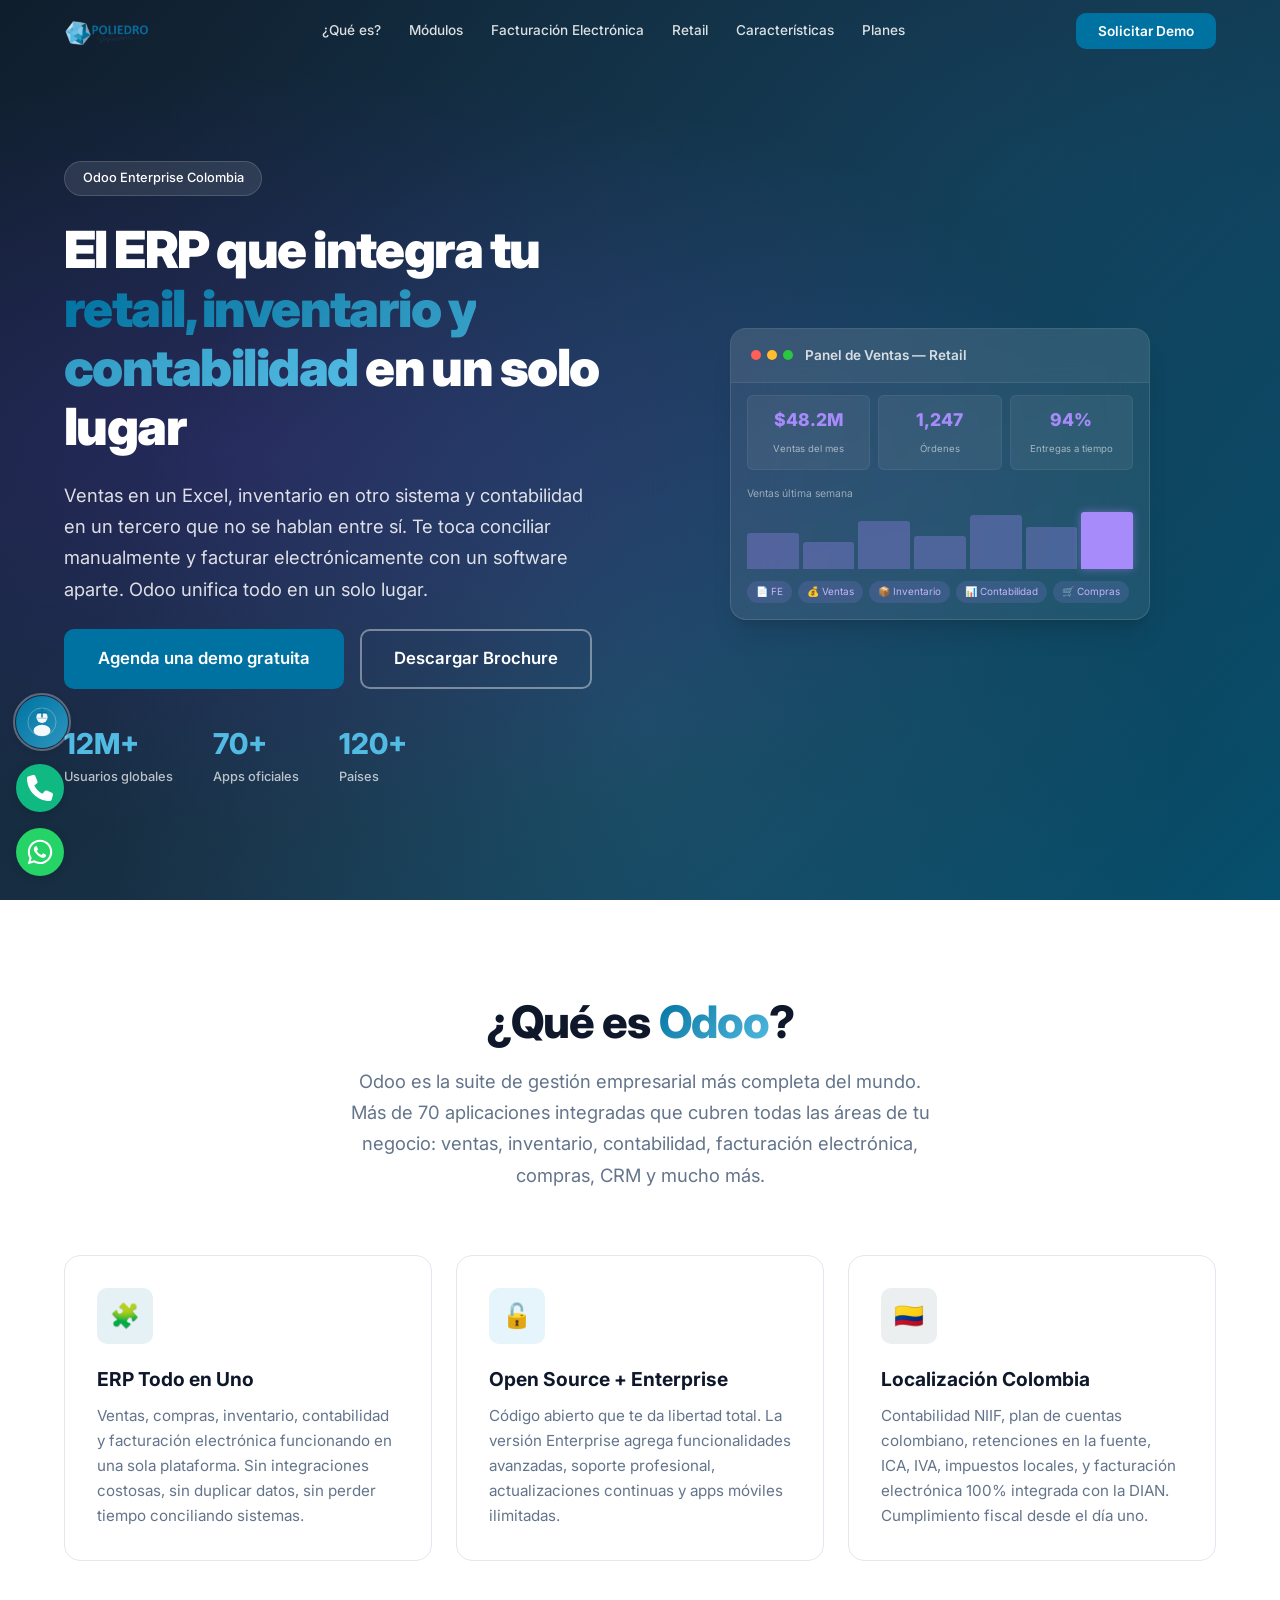
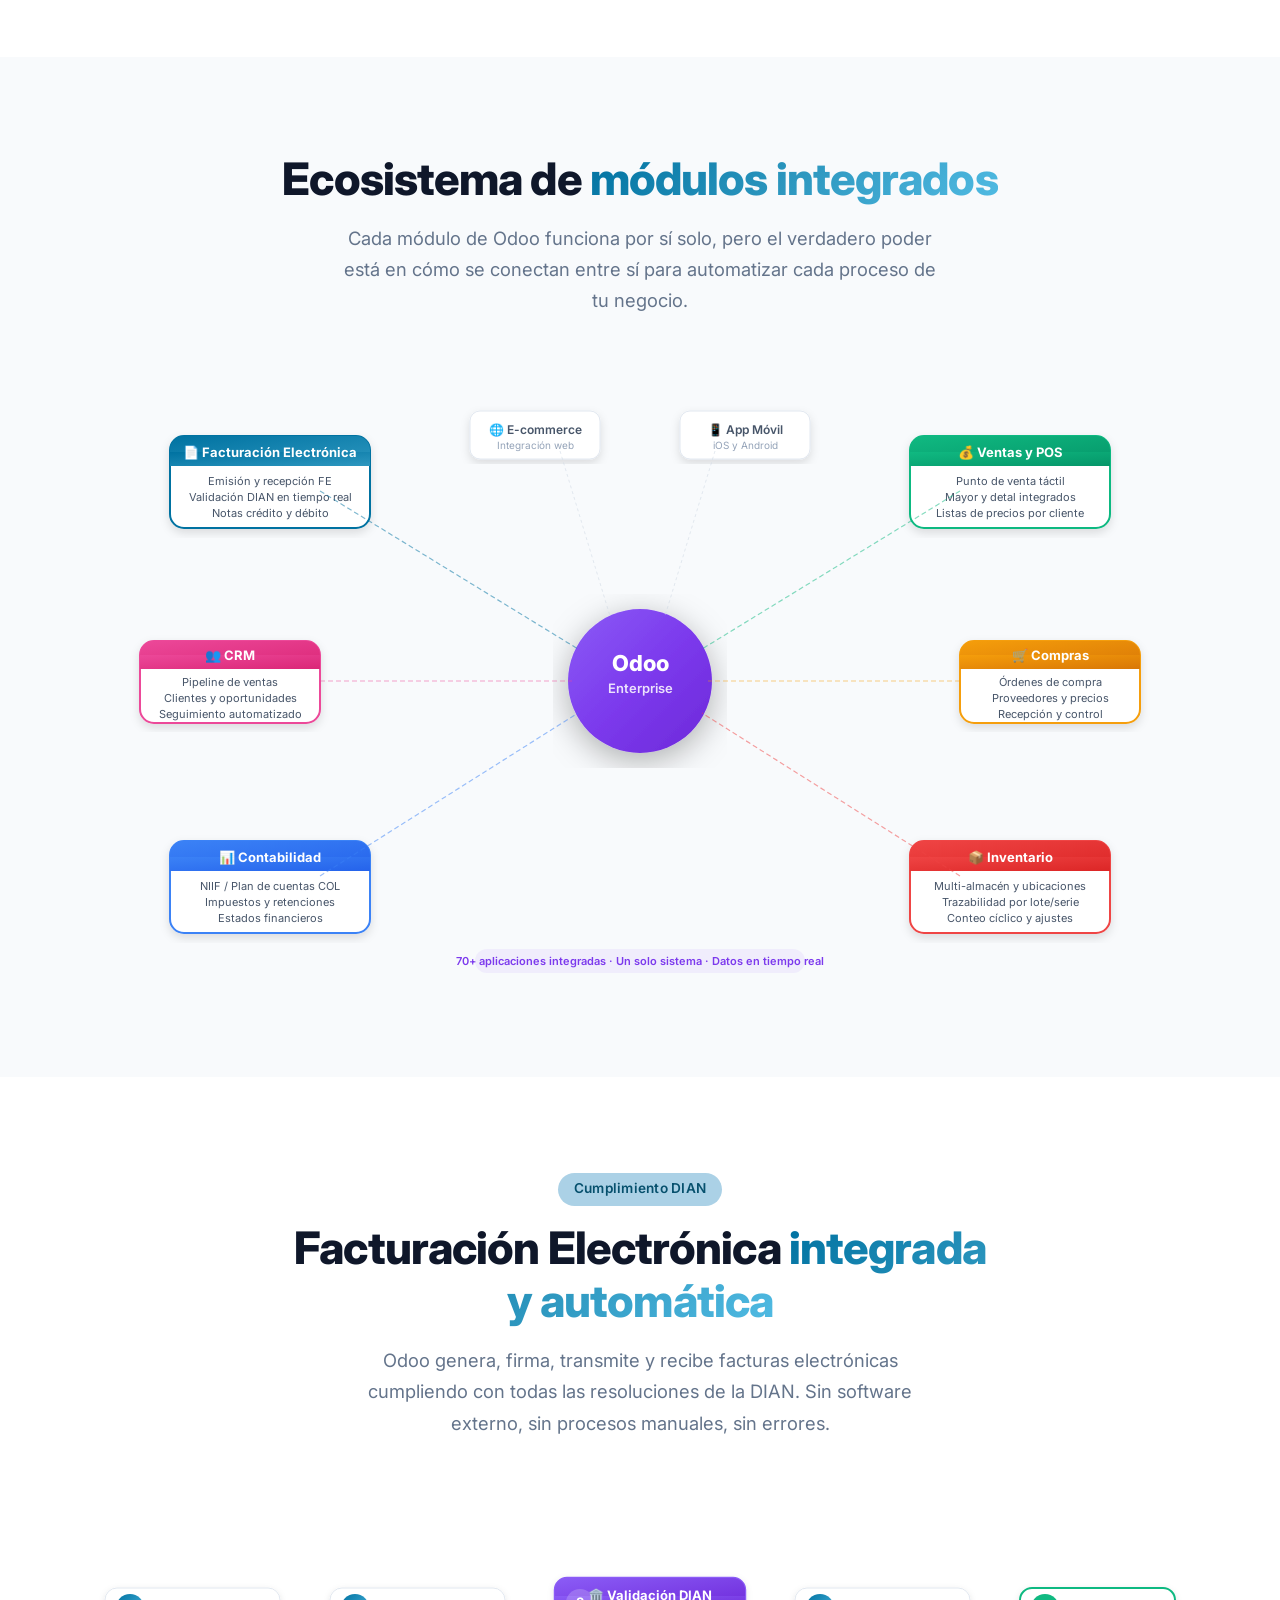
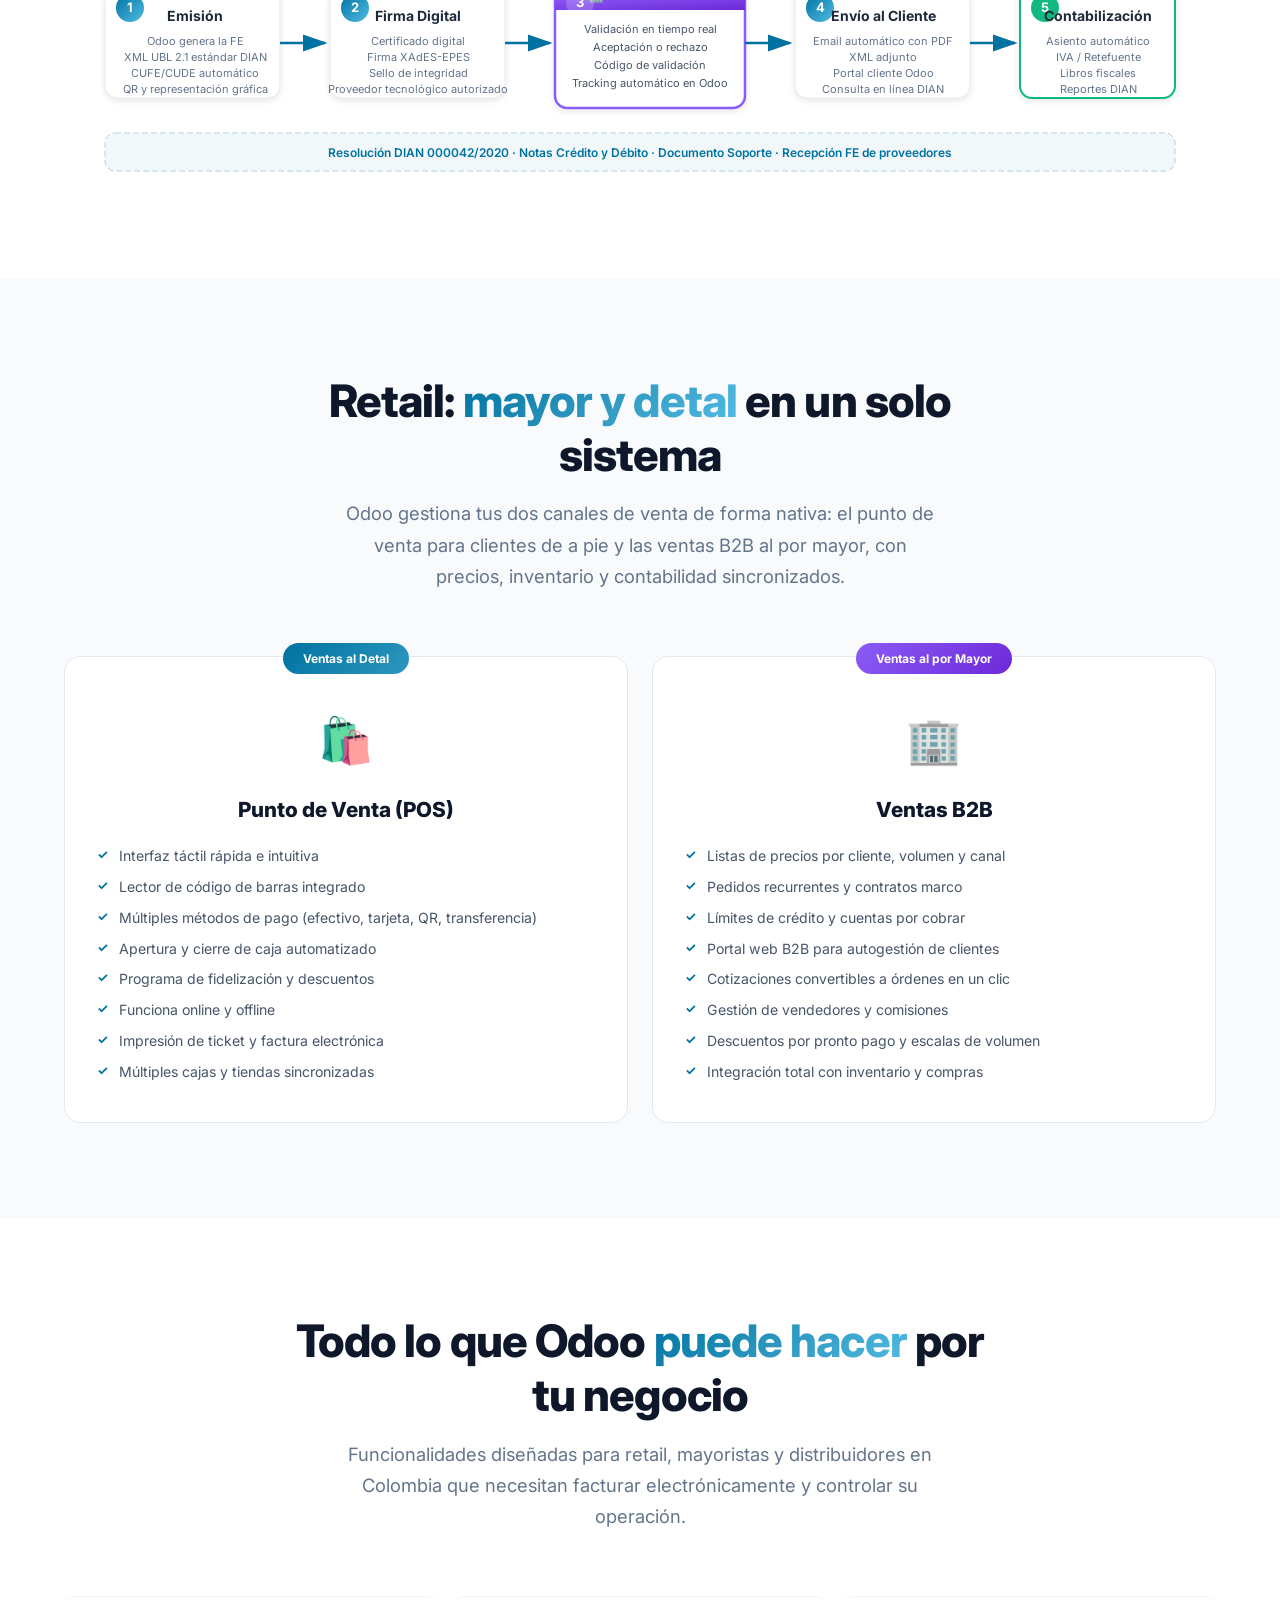
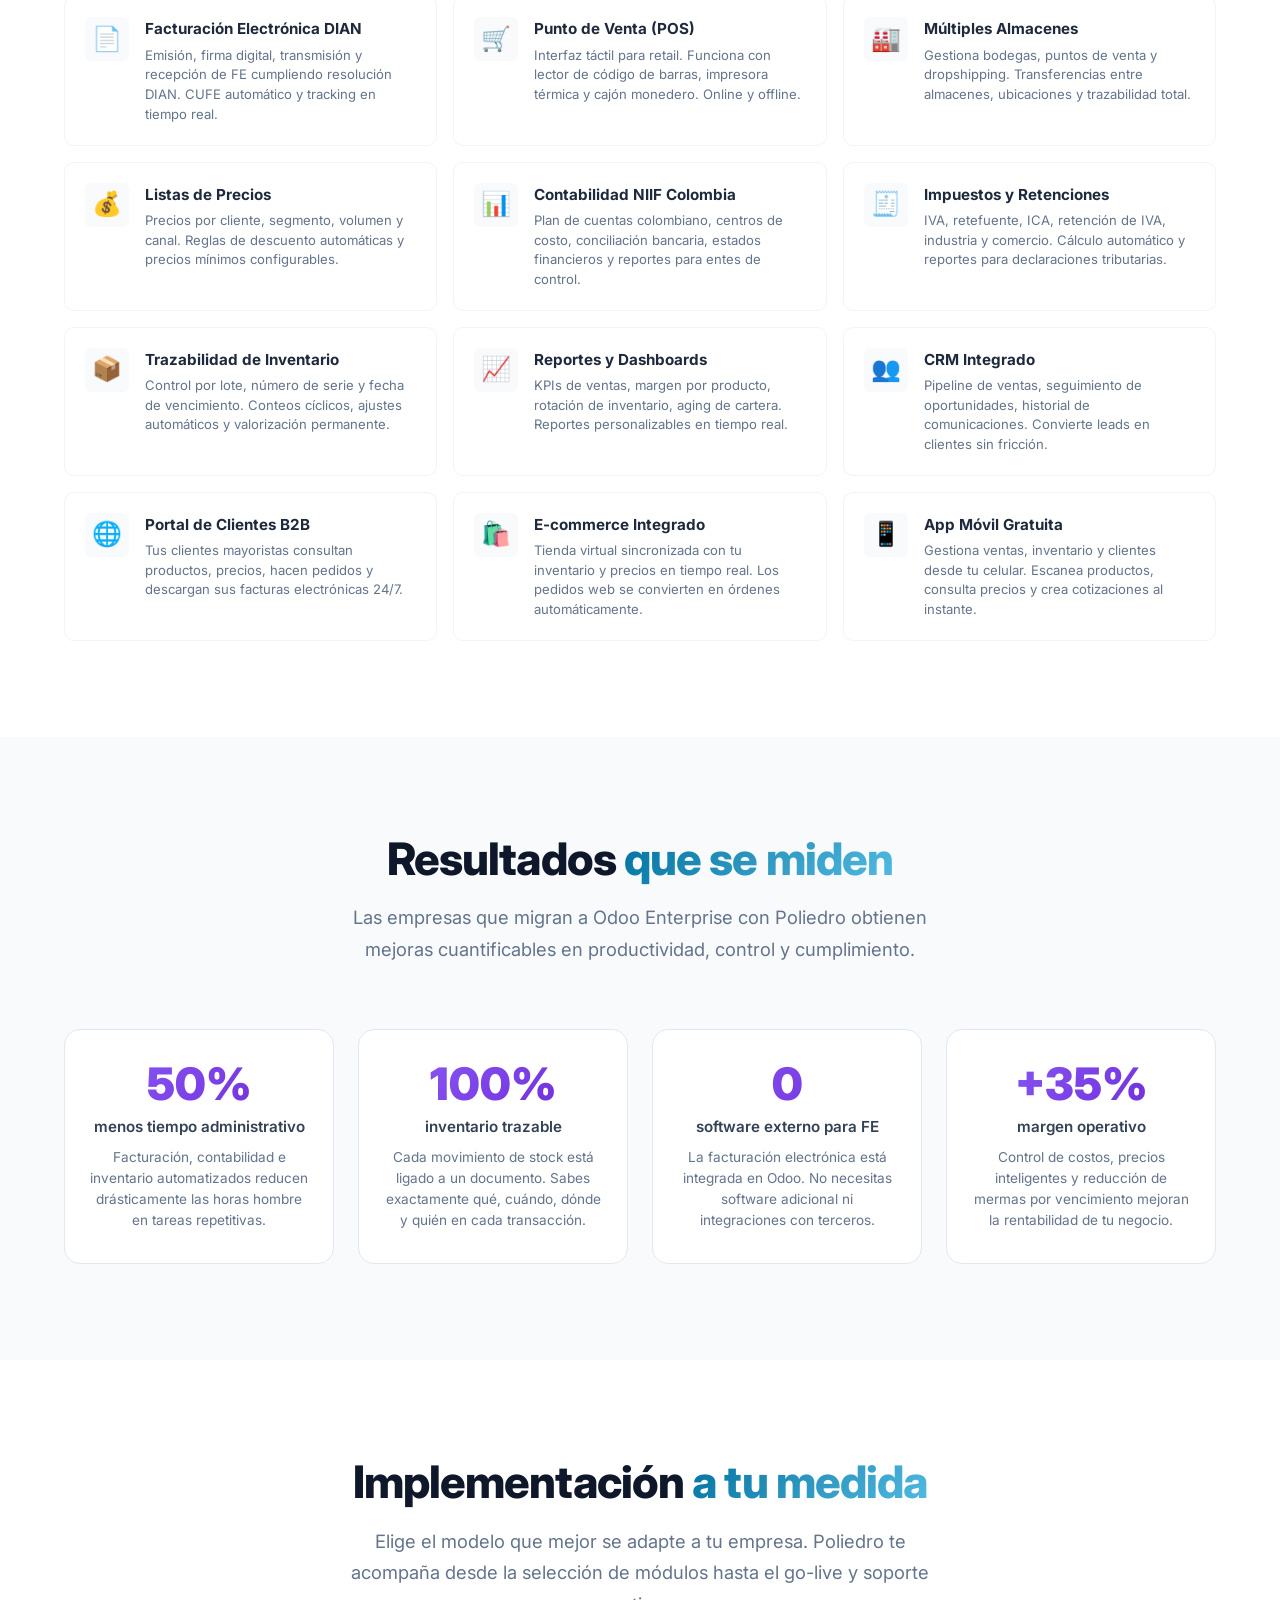
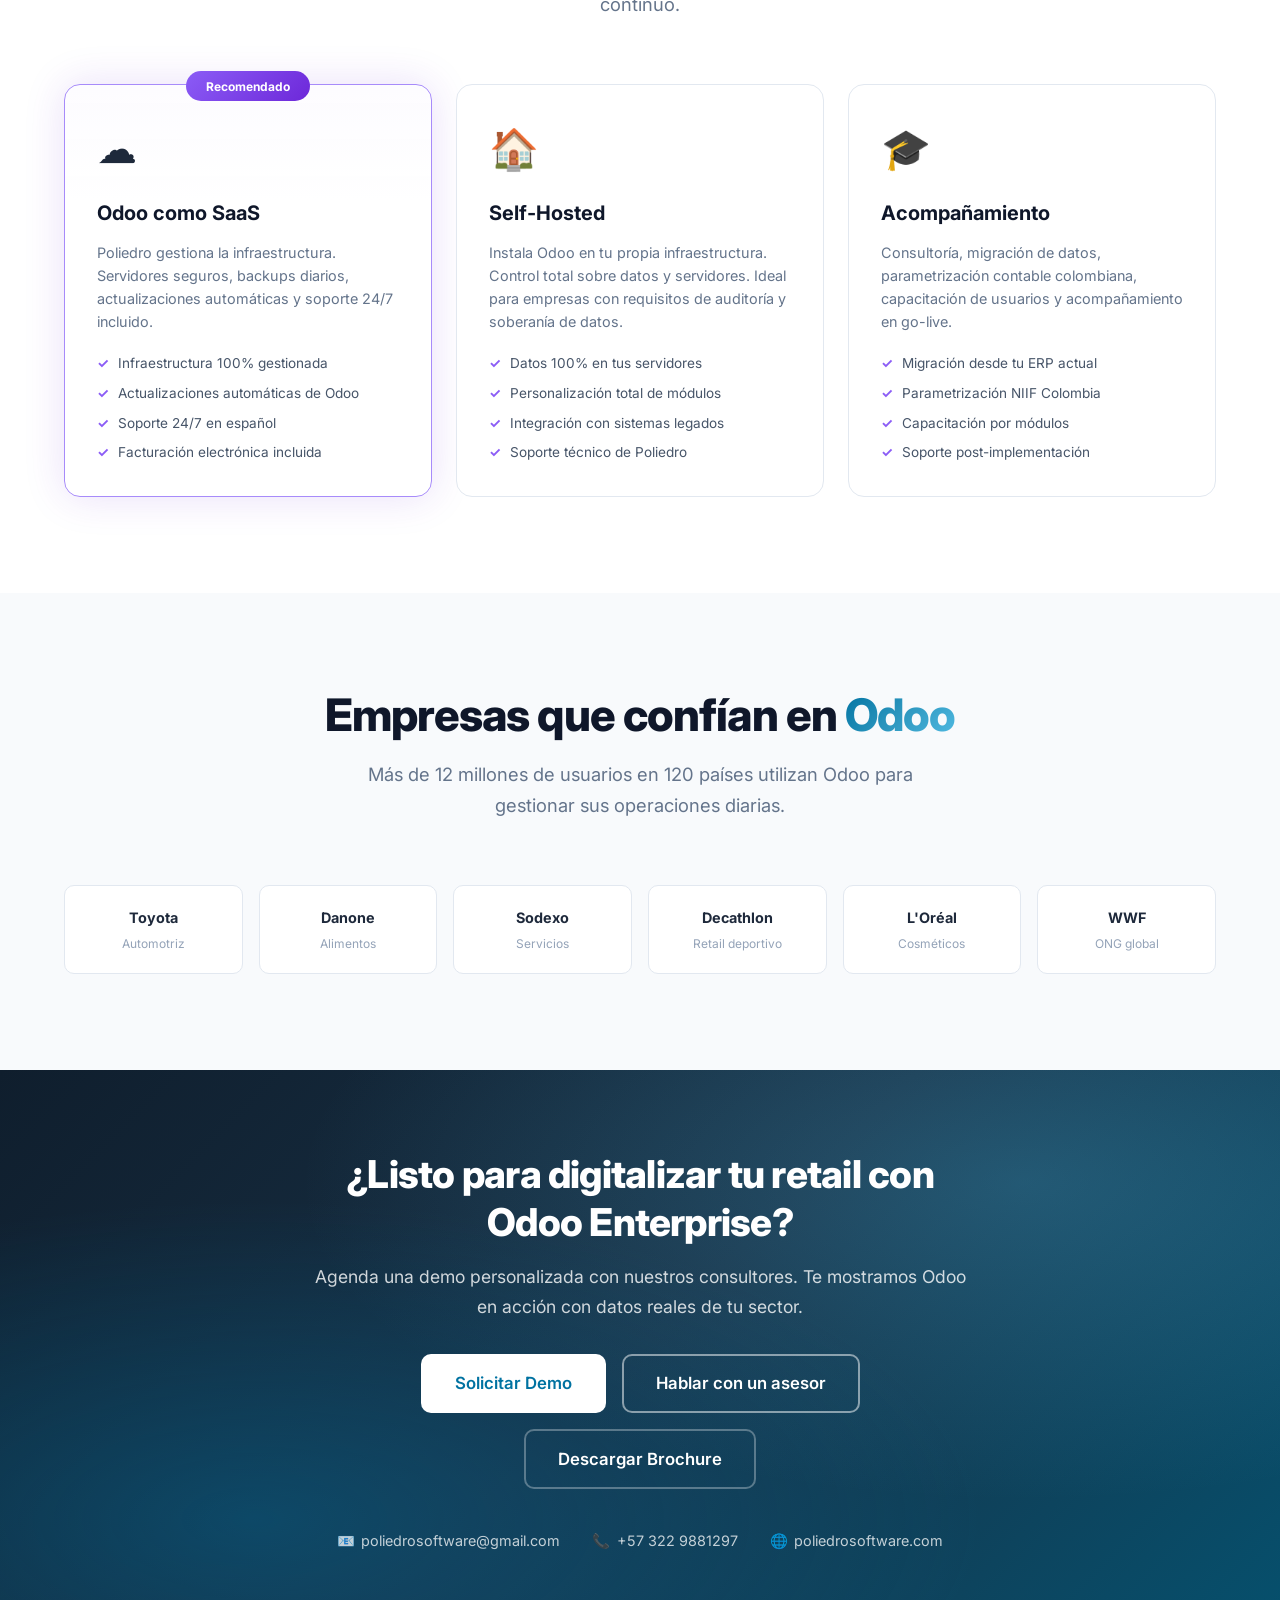
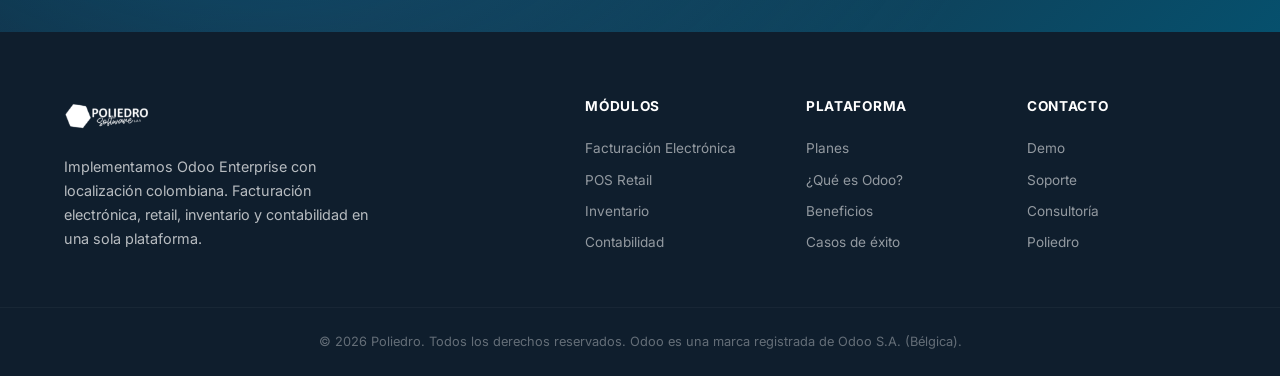
<file: odoo/index.html>
<!DOCTYPE html>
<html lang="es">
<head>
  <meta charset="UTF-8">
  <meta name="viewport" content="width=device-width, initial-scale=1.0">
  <title>Odoo Enterprise Colombia | ERP, Facturación Electrónica DIAN, Contabilidad NIIF | Poliedro</title>
  <meta name="description" content="Odoo Enterprise con localización colombiana: facturación electrónica DIAN, contabilidad NIIF, inventario, POS retail, ventas al por mayor y detal. ERP integrado con soporte en Colombia.">
  <meta name="keywords" content="Odoo, ERP Colombia, facturación electrónica DIAN, software contable, NIIF, inventario, POS, retail, ventas mayor y detal, ERP open source, CRM, Odoo Enterprise, Poliedro">
  <meta name="robots" content="index, follow">
  <link rel="canonical" href="https://www.poliedrocloud.com/odoo">
  <meta property="og:title" content="Odoo Enterprise Colombia | ERP con Facturación Electrónica DIAN | Poliedro">
  <meta property="og:description" content="ERP integrado con facturación electrónica DIAN, contabilidad NIIF, inventario, POS y CRM. Ideal para retail y mayoristas.">
  <meta property="og:type" content="website">
  <meta property="og:url" content="https://www.poliedrocloud.com/odoo">
  <meta property="og:image" content="https://www.poliedrocloud.com/odoo/logo_poliedro.png">
  <meta name="twitter:card" content="summary_large_image">
  <meta name="twitter:title" content="Odoo Enterprise | ERP con FE DIAN | Poliedro">
  <meta name="twitter:description" content="Facturación electrónica, inventario, contabilidad y POS integrados en un solo ERP.">
  <meta name="twitter:image" content="https://www.poliedrocloud.com/odoo/logo_poliedro.png">
  <script type="application/ld+json">
  {
    "@context": "https://schema.org",
    "@type": "SoftwareApplication",
    "name": "Odoo Enterprise Colombia",
    "operatingSystem": "Web, Linux, SaaS",
    "applicationCategory": "BusinessApplication",
    "description": "ERP empresarial con localización colombiana: facturación electrónica DIAN, contabilidad NIIF, inventario, POS retail y ventas B2B.",
    "url": "https://www.poliedrocloud.com/odoo",
    "offers": { "@type": "Offer", "priceCurrency": "COP", "availability": "https://schema.org/InStock" }
  }
  </script>
  <link rel="preconnect" href="https://fonts.googleapis.com">
  <link rel="preconnect" href="https://fonts.gstatic.com" crossorigin>
  <link href="https://fonts.googleapis.com/css2?family=Inter:wght@300;400;500;600;700;800;900&display=swap" rel="stylesheet">
  <link rel="stylesheet" href="styles.css">
  <link rel="icon" type="image/png" href="logo_poliedro.png">
</head>
<body>

  <!-- NAVBAR -->
  <nav class="navbar" id="navbar">
    <div class="container nav-container">
      <a href="#" class="nav-logo">
        <img src="logo_poliedro.png" alt="Poliedro - Odoo ERP Colombia" class="nav-logo-img">
      </a>
      <div class="nav-links" id="navLinks">
        <a href="#que-es" class="nav-link">¿Qué es?</a>
        <a href="#modulos" class="nav-link">Módulos</a>
        <a href="#facturacion" class="nav-link">Facturación Electrónica</a>
        <a href="#retail" class="nav-link">Retail</a>
        <a href="#features" class="nav-link">Características</a>
        <a href="#planes" class="nav-link">Planes</a>
      </div>
      <button id="zammad-feedback-form" class="btn btn-primary btn-sm">Solicitar Demo</button>
      <button class="nav-toggle" id="navToggle" aria-label="Menú">
        <span></span><span></span><span></span>
      </button>
    </div>
  </nav>

  <!-- HERO -->
  <section class="hero" id="inicio">
    <div class="hero-bg"></div>
    <div class="container hero-container">
      <div class="hero-content">
        <div class="hero-badge">
          <span>Odoo Enterprise Colombia</span>
        </div>
        <h1 class="hero-title">
          El ERP que integra tu <span class="text-gradient">retail, inventario y contabilidad</span> en un solo lugar
        </h1>
        <p class="hero-subtitle">
          Ventas en un Excel, inventario en otro sistema y contabilidad en un tercero que no se hablan entre sí. Te toca conciliar manualmente y facturar electrónicamente con un software aparte. Odoo unifica todo en un solo lugar.
        </p>
        <div class="hero-cta">
          <a href="#" id="zammad-feedback-form-hero" class="btn btn-primary btn-lg">Agenda una demo gratuita</a>
          <a href="brochure.html" class="btn btn-outline btn-lg">Descargar Brochure</a>
        </div>
        <div class="hero-stats">
          <div class="hero-stat">
            <span class="hero-stat-number">12M+</span>
            <span class="hero-stat-label">Usuarios globales</span>
          </div>
          <div class="hero-stat">
            <span class="hero-stat-number">70+</span>
            <span class="hero-stat-label">Apps oficiales</span>
          </div>
          <div class="hero-stat">
            <span class="hero-stat-number">120+</span>
            <span class="hero-stat-label">Países</span>
          </div>
        </div>
      </div>
      <div class="hero-visual">
        <div class="hero-card odoo-dash">
          <div class="hero-card-header">
            <div class="hero-card-dots">
              <span></span><span></span><span></span>
            </div>
            <span class="hero-card-title">Panel de Ventas — Retail</span>
          </div>
          <div class="hero-card-body odoo-kpi">
            <div class="odoo-kpi-row">
              <div class="odoo-kpi-box">
                <span class="odoo-kpi-value">$48.2M</span>
                <span class="odoo-kpi-label">Ventas del mes</span>
              </div>
              <div class="odoo-kpi-box">
                <span class="odoo-kpi-value">1,247</span>
                <span class="odoo-kpi-label">Órdenes</span>
              </div>
              <div class="odoo-kpi-box">
                <span class="odoo-kpi-value">94%</span>
                <span class="odoo-kpi-label">Entregas a tiempo</span>
              </div>
            </div>
            <div class="odoo-chart-bar">
              <span class="odoo-chart-label">Ventas última semana</span>
              <div class="odoo-bars">
                <div class="odoo-bar" style="height:60%"></div>
                <div class="odoo-bar" style="height:45%"></div>
                <div class="odoo-bar" style="height:80%"></div>
                <div class="odoo-bar" style="height:55%"></div>
                <div class="odoo-bar" style="height:90%"></div>
                <div class="odoo-bar" style="height:70%"></div>
                <div class="odoo-bar active" style="height:95%"></div>
              </div>
            </div>
            <div class="odoo-modules-mini">
              <span class="odoo-module-tag">📄 FE</span>
              <span class="odoo-module-tag">💰 Ventas</span>
              <span class="odoo-module-tag">📦 Inventario</span>
              <span class="odoo-module-tag">📊 Contabilidad</span>
              <span class="odoo-module-tag">🛒 Compras</span>
            </div>
          </div>
        </div>
      </div>
    </div>
  </section>

  <!-- ¿QUÉ ES ODOO? -->
  <section class="section" id="que-es">
    <div class="container">
      <div class="section-header">
        <h2 class="section-title">¿Qué es <span class="text-gradient">Odoo</span>?</h2>
        <p class="section-subtitle">Odoo es la suite de gestión empresarial más completa del mundo. Más de 70 aplicaciones integradas que cubren todas las áreas de tu negocio: ventas, inventario, contabilidad, facturación electrónica, compras, CRM y mucho más.</p>
      </div>
      <div class="cards-grid">
        <div class="card">
          <div class="card-icon card-icon-blue">🧩</div>
          <h3 class="card-title">ERP Todo en Uno</h3>
          <p class="card-text">Ventas, compras, inventario, contabilidad y facturación electrónica funcionando en una sola plataforma. Sin integraciones costosas, sin duplicar datos, sin perder tiempo conciliando sistemas.</p>
        </div>
        <div class="card">
          <div class="card-icon card-icon-teal">🔓</div>
          <h3 class="card-title">Open Source + Enterprise</h3>
          <p class="card-text">Código abierto que te da libertad total. La versión Enterprise agrega funcionalidades avanzadas, soporte profesional, actualizaciones continuas y apps móviles ilimitadas.</p>
        </div>
        <div class="card">
          <div class="card-icon card-icon-dark">🇨🇴</div>
          <h3 class="card-title">Localización Colombia</h3>
          <p class="card-text">Contabilidad NIIF, plan de cuentas colombiano, retenciones en la fuente, ICA, IVA, impuestos locales, y facturación electrónica 100% integrada con la DIAN. Cumplimiento fiscal desde el día uno.</p>
        </div>
      </div>
    </div>
  </section>

  <!-- ECOSISTEMA DE MÓDULOS -->
  <section class="section section-alt" id="modulos">
    <div class="container">
      <div class="section-header">
        <h2 class="section-title">Ecosistema de <span class="text-gradient">módulos integrados</span></h2>
        <p class="section-subtitle">Cada módulo de Odoo funciona por sí solo, pero el verdadero poder está en cómo se conectan entre sí para automatizar cada proceso de tu negocio.</p>
      </div>
      <div class="flujo-mapa">
        <svg viewBox="0 0 1100 600" xmlns="http://www.w3.org/2000/svg" class="flujo-svg">
          <defs>
            <filter id="shMod"><feDropShadow dx="0" dy="4" stdDeviation="5" flood-opacity="0.12"/></filter>
            <filter id="shCenter"><feDropShadow dx="0" dy="8" stdDeviation="16" flood-opacity="0.3"/></filter>
            <linearGradient id="gcOdoo" x1="0%" y1="0%" x2="100%" y2="100%">
              <stop offset="0%" stop-color="#8b5cf6"/><stop offset="50%" stop-color="#7c3aed"/><stop offset="100%" stop-color="#6d28d9"/>
            </linearGradient>
            <linearGradient id="gcInvoice" x1="0%" y1="0%" x2="100%" y2="100%">
              <stop offset="0%" stop-color="#0072a1"/><stop offset="100%" stop-color="#2d97bf"/>
            </linearGradient>
            <linearGradient id="gcSales" x1="0%" y1="0%" x2="100%" y2="100%">
              <stop offset="0%" stop-color="#10b981"/><stop offset="100%" stop-color="#059669"/>
            </linearGradient>
            <linearGradient id="gcPurchase" x1="0%" y1="0%" x2="100%" y2="100%">
              <stop offset="0%" stop-color="#f59e0b"/><stop offset="100%" stop-color="#d97706"/>
            </linearGradient>
            <linearGradient id="gcInventory" x1="0%" y1="0%" x2="100%" y2="100%">
              <stop offset="0%" stop-color="#ef4444"/><stop offset="100%" stop-color="#dc2626"/>
            </linearGradient>
            <linearGradient id="gcAccounting" x1="0%" y1="0%" x2="100%" y2="100%">
              <stop offset="0%" stop-color="#3b82f6"/><stop offset="100%" stop-color="#2563eb"/>
            </linearGradient>
            <linearGradient id="gcCRM" x1="0%" y1="0%" x2="100%" y2="100%">
              <stop offset="0%" stop-color="#ec4899"/><stop offset="100%" stop-color="#db2777"/>
            </linearGradient>
          </defs>

          <!-- Centro Odoo -->
          <circle cx="550" cy="300" r="72" fill="url(#gcOdoo)" filter="url(#shCenter)"/>
          <text x="550" y="290" text-anchor="middle" font-family="Inter,sans-serif" font-size="22" font-weight="800" fill="white">Odoo</text>
          <text x="550" y="312" text-anchor="middle" font-family="Inter,sans-serif" font-size="13" font-weight="600" fill="rgba(255,255,255,0.85)">Enterprise</text>

          <!-- 1. Facturación Electrónica (top-left) -->
          <rect x="80" y="55" width="200" height="92" rx="14" fill="white" stroke="#0072a1" stroke-width="2" filter="url(#shMod)"/>
          <rect x="80" y="55" width="200" height="30" rx="14" fill="url(#gcInvoice)"/>
          <rect x="80" y="71" width="200" height="14" fill="url(#gcInvoice)"/>
          <text x="180" y="76" text-anchor="middle" font-family="Inter,sans-serif" font-size="13" font-weight="700" fill="white">📄 Facturación Electrónica</text>
          <text x="180" y="104" text-anchor="middle" font-family="Inter,sans-serif" font-size="11" fill="#475569">Emisión y recepción FE</text>
          <text x="180" y="120" text-anchor="middle" font-family="Inter,sans-serif" font-size="11" fill="#475569">Validación DIAN en tiempo real</text>
          <text x="180" y="136" text-anchor="middle" font-family="Inter,sans-serif" font-size="11" fill="#475569">Notas crédito y débito</text>
          <line x1="230" y1="110" x2="488" y2="268" stroke="#0072a1" stroke-width="1.2" stroke-dasharray="5,3" opacity="0.5"/>

          <!-- 2. Ventas / POS (top-right) -->
          <rect x="820" y="55" width="200" height="92" rx="14" fill="white" stroke="#10b981" stroke-width="2" filter="url(#shMod)"/>
          <rect x="820" y="55" width="200" height="30" rx="14" fill="url(#gcSales)"/>
          <rect x="820" y="71" width="200" height="14" fill="url(#gcSales)"/>
          <text x="920" y="76" text-anchor="middle" font-family="Inter,sans-serif" font-size="13" font-weight="700" fill="white">💰 Ventas y POS</text>
          <text x="920" y="104" text-anchor="middle" font-family="Inter,sans-serif" font-size="11" fill="#475569">Punto de venta táctil</text>
          <text x="920" y="120" text-anchor="middle" font-family="Inter,sans-serif" font-size="11" fill="#475569">Mayor y detal integrados</text>
          <text x="920" y="136" text-anchor="middle" font-family="Inter,sans-serif" font-size="11" fill="#475569">Listas de precios por cliente</text>
          <line x1="870" y1="110" x2="612" y2="268" stroke="#10b981" stroke-width="1.2" stroke-dasharray="5,3" opacity="0.5"/>

          <!-- 3. Compras (right-mid) -->
          <rect x="870" y="260" width="180" height="82" rx="14" fill="white" stroke="#f59e0b" stroke-width="2" filter="url(#shMod)"/>
          <rect x="870" y="260" width="180" height="28" rx="14" fill="url(#gcPurchase)"/>
          <rect x="870" y="274" width="180" height="14" fill="url(#gcPurchase)"/>
          <text x="960" y="279" text-anchor="middle" font-family="Inter,sans-serif" font-size="13" font-weight="700" fill="white">🛒 Compras</text>
          <text x="960" y="305" text-anchor="middle" font-family="Inter,sans-serif" font-size="11" fill="#475569">Órdenes de compra</text>
          <text x="960" y="321" text-anchor="middle" font-family="Inter,sans-serif" font-size="11" fill="#475569">Proveedores y precios</text>
          <text x="960" y="337" text-anchor="middle" font-family="Inter,sans-serif" font-size="11" fill="#475569">Recepción y control</text>
          <line x1="870" y1="300" x2="618" y2="300" stroke="#f59e0b" stroke-width="1.2" stroke-dasharray="5,3" opacity="0.5"/>

          <!-- 4. Inventario (bottom-right) -->
          <rect x="820" y="460" width="200" height="92" rx="14" fill="white" stroke="#ef4444" stroke-width="2" filter="url(#shMod)"/>
          <rect x="820" y="460" width="200" height="30" rx="14" fill="url(#gcInventory)"/>
          <rect x="820" y="476" width="200" height="14" fill="url(#gcInventory)"/>
          <text x="920" y="481" text-anchor="middle" font-family="Inter,sans-serif" font-size="13" font-weight="700" fill="white">📦 Inventario</text>
          <text x="920" y="509" text-anchor="middle" font-family="Inter,sans-serif" font-size="11" fill="#475569">Multi-almacén y ubicaciones</text>
          <text x="920" y="525" text-anchor="middle" font-family="Inter,sans-serif" font-size="11" fill="#475569">Trazabilidad por lote/serie</text>
          <text x="920" y="541" text-anchor="middle" font-family="Inter,sans-serif" font-size="11" fill="#475569">Conteo cíclico y ajustes</text>
          <line x1="870" y1="495" x2="612" y2="332" stroke="#ef4444" stroke-width="1.2" stroke-dasharray="5,3" opacity="0.5"/>

          <!-- 5. Contabilidad (bottom-left) -->
          <rect x="80" y="460" width="200" height="92" rx="14" fill="white" stroke="#3b82f6" stroke-width="2" filter="url(#shMod)"/>
          <rect x="80" y="460" width="200" height="30" rx="14" fill="url(#gcAccounting)"/>
          <rect x="80" y="476" width="200" height="14" fill="url(#gcAccounting)"/>
          <text x="180" y="481" text-anchor="middle" font-family="Inter,sans-serif" font-size="13" font-weight="700" fill="white">📊 Contabilidad</text>
          <text x="180" y="509" text-anchor="middle" font-family="Inter,sans-serif" font-size="11" fill="#475569">NIIF / Plan de cuentas COL</text>
          <text x="180" y="525" text-anchor="middle" font-family="Inter,sans-serif" font-size="11" fill="#475569">Impuestos y retenciones</text>
          <text x="180" y="541" text-anchor="middle" font-family="Inter,sans-serif" font-size="11" fill="#475569">Estados financieros</text>
          <line x1="230" y1="495" x2="488" y2="332" stroke="#3b82f6" stroke-width="1.2" stroke-dasharray="5,3" opacity="0.5"/>

          <!-- 6. CRM (left-mid) -->
          <rect x="50" y="260" width="180" height="82" rx="14" fill="white" stroke="#ec4899" stroke-width="2" filter="url(#shMod)"/>
          <rect x="50" y="260" width="180" height="28" rx="14" fill="url(#gcCRM)"/>
          <rect x="50" y="274" width="180" height="14" fill="url(#gcCRM)"/>
          <text x="140" y="279" text-anchor="middle" font-family="Inter,sans-serif" font-size="13" font-weight="700" fill="white">👥 CRM</text>
          <text x="140" y="305" text-anchor="middle" font-family="Inter,sans-serif" font-size="11" fill="#475569">Pipeline de ventas</text>
          <text x="140" y="321" text-anchor="middle" font-family="Inter,sans-serif" font-size="11" fill="#475569">Clientes y oportunidades</text>
          <text x="140" y="337" text-anchor="middle" font-family="Inter,sans-serif" font-size="11" fill="#475569">Seguimiento automatizado</text>
          <line x1="230" y1="300" x2="482" y2="300" stroke="#ec4899" stroke-width="1.2" stroke-dasharray="5,3" opacity="0.5"/>

          <!-- Apps secundarias -->
          <rect x="380" y="30" width="130" height="48" rx="10" fill="white" stroke="#e2e8f0" filter="url(#shMod)"/>
          <text x="445" y="53" text-anchor="middle" font-family="Inter,sans-serif" font-size="12" font-weight="600" fill="#475569">🌐 E-commerce</text>
          <text x="445" y="68" text-anchor="middle" font-family="Inter,sans-serif" font-size="10" fill="#94a3b8">Integración web</text>
          <line x1="470" y1="70" x2="520" y2="235" stroke="#cbd5e1" stroke-width="1" stroke-dasharray="3,3" opacity="0.5"/>

          <rect x="590" y="30" width="130" height="48" rx="10" fill="white" stroke="#e2e8f0" filter="url(#shMod)"/>
          <text x="655" y="53" text-anchor="middle" font-family="Inter,sans-serif" font-size="12" font-weight="600" fill="#475569">📱 App Móvil</text>
          <text x="655" y="68" text-anchor="middle" font-family="Inter,sans-serif" font-size="10" fill="#94a3b8">iOS y Android</text>
          <line x1="625" y1="70" x2="575" y2="235" stroke="#cbd5e1" stroke-width="1" stroke-dasharray="3,3" opacity="0.5"/>

          <!-- Footer label -->
          <rect x="385" y="568" width="330" height="24" rx="12" fill="rgba(139,92,246,0.08)"/>
          <text x="550" y="584" text-anchor="middle" font-family="Inter,sans-serif" font-size="11" font-weight="600" fill="#7c3aed">70+ aplicaciones integradas · Un solo sistema · Datos en tiempo real</text>
        </svg>
      </div>
    </div>
  </section>

  <!-- FACTURACIÓN ELECTRÓNICA -->
  <section class="section" id="facturacion">
    <div class="container">
      <div class="section-header">
        <span class="section-badge">Cumplimiento DIAN</span>
        <h2 class="section-title">Facturación Electrónica <span class="text-gradient">integrada y automática</span></h2>
        <p class="section-subtitle">Odoo genera, firma, transmite y recibe facturas electrónicas cumpliendo con todas las resoluciones de la DIAN. Sin software externo, sin procesos manuales, sin errores.</p>
      </div>
      <div class="flujo-mapa">
        <svg viewBox="0 0 1100 280" xmlns="http://www.w3.org/2000/svg" class="flujo-svg">
          <defs>
            <marker id="feArrow" markerWidth="10" markerHeight="7" refX="9" refY="3.5" orient="auto">
              <polygon points="0 0, 10 3.5, 0 7" fill="#0072a1"/>
            </marker>
            <filter id="feShadow"><feDropShadow dx="0" dy="2" stdDeviation="3" flood-opacity="0.1"/></filter>
            <linearGradient id="feGrad" x1="0%" y1="0%" x2="100%" y2="100%">
              <stop offset="0%" stop-color="#0072a1"/><stop offset="100%" stop-color="#51bbe3"/>
            </linearGradient>
            <linearGradient id="feGradDian" x1="0%" y1="0%" x2="100%" y2="100%">
              <stop offset="0%" stop-color="#8b5cf6"/><stop offset="100%" stop-color="#6d28d9"/>
            </linearGradient>
          </defs>

          <!-- PASO 1 -->
          <rect x="15" y="85" width="175" height="110" rx="12" fill="white" stroke="#e2e8f0" filter="url(#feShadow)"/>
          <circle cx="40" cy="105" r="14" fill="url(#feGrad)"/>
          <text x="40" y="109" text-anchor="middle" font-size="13" font-weight="700" fill="white">1</text>
          <text x="105" y="118" text-anchor="middle" font-family="Inter,sans-serif" font-size="14" font-weight="700" fill="#1e293b">Emisión</text>
          <text x="105" y="142" text-anchor="middle" font-family="Inter,sans-serif" font-size="11" fill="#64748b">Odoo genera la FE</text>
          <text x="105" y="158" text-anchor="middle" font-family="Inter,sans-serif" font-size="11" fill="#64748b">XML UBL 2.1 estándar DIAN</text>
          <text x="105" y="174" text-anchor="middle" font-family="Inter,sans-serif" font-size="11" fill="#64748b">CUFE/CUDE automático</text>
          <text x="105" y="190" text-anchor="middle" font-family="Inter,sans-serif" font-size="11" fill="#64748b">QR y representación gráfica</text>

          <line x1="190" y1="140" x2="235" y2="140" stroke="#0072a1" stroke-width="2.5" marker-end="url(#feArrow)"/>

          <!-- PASO 2 -->
          <rect x="240" y="85" width="175" height="110" rx="12" fill="white" stroke="#e2e8f0" filter="url(#feShadow)"/>
          <circle cx="265" cy="105" r="14" fill="url(#feGrad)"/>
          <text x="265" y="109" text-anchor="middle" font-size="13" font-weight="700" fill="white">2</text>
          <text x="328" y="118" text-anchor="middle" font-family="Inter,sans-serif" font-size="14" font-weight="700" fill="#1e293b">Firma Digital</text>
          <text x="328" y="142" text-anchor="middle" font-family="Inter,sans-serif" font-size="11" fill="#64748b">Certificado digital</text>
          <text x="328" y="158" text-anchor="middle" font-family="Inter,sans-serif" font-size="11" fill="#64748b">Firma XAdES-EPES</text>
          <text x="328" y="174" text-anchor="middle" font-family="Inter,sans-serif" font-size="11" fill="#64748b">Sello de integridad</text>
          <text x="328" y="190" text-anchor="middle" font-family="Inter,sans-serif" font-size="11" fill="#64748b">Proveedor tecnológico autorizado</text>

          <line x1="415" y1="140" x2="460" y2="140" stroke="#0072a1" stroke-width="2.5" marker-end="url(#feArrow)"/>

          <!-- PASO 3 - DIAN -->
          <rect x="465" y="75" width="190" height="130" rx="12" fill="white" stroke="#8b5cf6" stroke-width="2.5" filter="url(#feShadow)"/>
          <rect x="465" y="75" width="190" height="32" rx="12" fill="url(#feGradDian)"/>
          <rect x="465" y="93" width="190" height="14" fill="url(#feGradDian)"/>
          <text x="560" y="97" text-anchor="middle" font-family="Inter,sans-serif" font-size="13" font-weight="700" fill="white">🏛️ Validación DIAN</text>
          <circle cx="490" cy="100" r="14" fill="rgba(255,255,255,0.2)"/>
          <text x="490" y="104" text-anchor="middle" font-size="13" font-weight="700" fill="white">3</text>
          <text x="560" y="130" text-anchor="middle" font-family="Inter,sans-serif" font-size="11" fill="#475569">Validación en tiempo real</text>
          <text x="560" y="148" text-anchor="middle" font-family="Inter,sans-serif" font-size="11" fill="#475569">Aceptación o rechazo</text>
          <text x="560" y="166" text-anchor="middle" font-family="Inter,sans-serif" font-size="11" fill="#475569">Código de validación</text>
          <text x="560" y="184" text-anchor="middle" font-family="Inter,sans-serif" font-size="11" fill="#475569">Tracking automático en Odoo</text>

          <line x1="655" y1="140" x2="700" y2="140" stroke="#0072a1" stroke-width="2.5" marker-end="url(#feArrow)"/>

          <!-- PASO 4 -->
          <rect x="705" y="85" width="175" height="110" rx="12" fill="white" stroke="#e2e8f0" filter="url(#feShadow)"/>
          <circle cx="730" cy="105" r="14" fill="url(#feGrad)"/>
          <text x="730" y="109" text-anchor="middle" font-size="13" font-weight="700" fill="white">4</text>
          <text x="793" y="118" text-anchor="middle" font-family="Inter,sans-serif" font-size="14" font-weight="700" fill="#1e293b">Envío al Cliente</text>
          <text x="793" y="142" text-anchor="middle" font-family="Inter,sans-serif" font-size="11" fill="#64748b">Email automático con PDF</text>
          <text x="793" y="158" text-anchor="middle" font-family="Inter,sans-serif" font-size="11" fill="#64748b">XML adjunto</text>
          <text x="793" y="174" text-anchor="middle" font-family="Inter,sans-serif" font-size="11" fill="#64748b">Portal cliente Odoo</text>
          <text x="793" y="190" text-anchor="middle" font-family="Inter,sans-serif" font-size="11" fill="#64748b">Consulta en línea DIAN</text>

          <line x1="880" y1="140" x2="925" y2="140" stroke="#0072a1" stroke-width="2.5" marker-end="url(#feArrow)"/>

          <!-- PASO 5 -->
          <rect x="930" y="85" width="155" height="110" rx="12" fill="white" stroke="#10b981" stroke-width="2" filter="url(#feShadow)"/>
          <circle cx="955" cy="105" r="14" fill="#10b981"/>
          <text x="955" y="109" text-anchor="middle" font-size="13" font-weight="700" fill="white">5</text>
          <text x="1008" y="118" text-anchor="middle" font-family="Inter,sans-serif" font-size="14" font-weight="700" fill="#1e293b">Contabilización</text>
          <text x="1008" y="142" text-anchor="middle" font-family="Inter,sans-serif" font-size="11" fill="#64748b">Asiento automático</text>
          <text x="1008" y="158" text-anchor="middle" font-family="Inter,sans-serif" font-size="11" fill="#64748b">IVA / Retefuente</text>
          <text x="1008" y="174" text-anchor="middle" font-family="Inter,sans-serif" font-size="11" fill="#64748b">Libros fiscales</text>
          <text x="1008" y="190" text-anchor="middle" font-family="Inter,sans-serif" font-size="11" fill="#64748b">Reportes DIAN</text>

          <!-- Barra inferior -->
          <rect x="15" y="230" width="1070" height="38" rx="10" fill="rgba(0,114,161,0.05)" stroke="#abd1e6" stroke-dasharray="6,3"/>
          <text x="550" y="254" text-anchor="middle" font-family="Inter,sans-serif" font-size="12" font-weight="600" fill="#0072a1">Resolución DIAN 000042/2020 · Notas Crédito y Débito · Documento Soporte · Recepción FE de proveedores</text>
        </svg>
      </div>
    </div>
  </section>

  <!-- RETAIL: MAYOR Y DETAL -->
  <section class="section section-alt" id="retail">
    <div class="container">
      <div class="section-header">
        <h2 class="section-title">Retail: <span class="text-gradient">mayor y detal</span> en un solo sistema</h2>
        <p class="section-subtitle">Odoo gestiona tus dos canales de venta de forma nativa: el punto de venta para clientes de a pie y las ventas B2B al por mayor, con precios, inventario y contabilidad sincronizados.</p>
      </div>
      <div class="retail-duo">
        <div class="retail-card retail-detal">
          <div class="retail-card-badge">Ventas al Detal</div>
          <div class="retail-icon">🛍️</div>
          <h3>Punto de Venta (POS)</h3>
          <ul class="retail-features">
            <li>Interfaz táctil rápida e intuitiva</li>
            <li>Lector de código de barras integrado</li>
            <li>Múltiples métodos de pago (efectivo, tarjeta, QR, transferencia)</li>
            <li>Apertura y cierre de caja automatizado</li>
            <li>Programa de fidelización y descuentos</li>
            <li>Funciona online y offline</li>
            <li>Impresión de ticket y factura electrónica</li>
            <li>Múltiples cajas y tiendas sincronizadas</li>
          </ul>
        </div>
        <div class="retail-card retail-mayor">
          <div class="retail-card-badge">Ventas al por Mayor</div>
          <div class="retail-icon">🏢</div>
          <h3>Ventas B2B</h3>
          <ul class="retail-features">
            <li>Listas de precios por cliente, volumen y canal</li>
            <li>Pedidos recurrentes y contratos marco</li>
            <li>Límites de crédito y cuentas por cobrar</li>
            <li>Portal web B2B para autogestión de clientes</li>
            <li>Cotizaciones convertibles a órdenes en un clic</li>
            <li>Gestión de vendedores y comisiones</li>
            <li>Descuentos por pronto pago y escalas de volumen</li>
            <li>Integración total con inventario y compras</li>
          </ul>
        </div>
      </div>
    </div>
  </section>

  <!-- CARACTERÍSTICAS -->
  <section class="section" id="features">
    <div class="container">
      <div class="section-header">
        <h2 class="section-title">Todo lo que Odoo <span class="text-gradient">puede hacer</span> por tu negocio</h2>
        <p class="section-subtitle">Funcionalidades diseñadas para retail, mayoristas y distribuidores en Colombia que necesitan facturar electrónicamente y controlar su operación.</p>
      </div>
      <div class="features-grid">
        <div class="feature-item">
          <span class="feature-icon">📄</span>
          <div>
            <h4>Facturación Electrónica DIAN</h4>
            <p>Emisión, firma digital, transmisión y recepción de FE cumpliendo resolución DIAN. CUFE automático y tracking en tiempo real.</p>
          </div>
        </div>
        <div class="feature-item">
          <span class="feature-icon">🛒</span>
          <div>
            <h4>Punto de Venta (POS)</h4>
            <p>Interfaz táctil para retail. Funciona con lector de código de barras, impresora térmica y cajón monedero. Online y offline.</p>
          </div>
        </div>
        <div class="feature-item">
          <span class="feature-icon">🏭</span>
          <div>
            <h4>Múltiples Almacenes</h4>
            <p>Gestiona bodegas, puntos de venta y dropshipping. Transferencias entre almacenes, ubicaciones y trazabilidad total.</p>
          </div>
        </div>
        <div class="feature-item">
          <span class="feature-icon">💰</span>
          <div>
            <h4>Listas de Precios</h4>
            <p>Precios por cliente, segmento, volumen y canal. Reglas de descuento automáticas y precios mínimos configurables.</p>
          </div>
        </div>
        <div class="feature-item">
          <span class="feature-icon">📊</span>
          <div>
            <h4>Contabilidad NIIF Colombia</h4>
            <p>Plan de cuentas colombiano, centros de costo, conciliación bancaria, estados financieros y reportes para entes de control.</p>
          </div>
        </div>
        <div class="feature-item">
          <span class="feature-icon">🧾</span>
          <div>
            <h4>Impuestos y Retenciones</h4>
            <p>IVA, retefuente, ICA, retención de IVA, industria y comercio. Cálculo automático y reportes para declaraciones tributarias.</p>
          </div>
        </div>
        <div class="feature-item">
          <span class="feature-icon">📦</span>
          <div>
            <h4>Trazabilidad de Inventario</h4>
            <p>Control por lote, número de serie y fecha de vencimiento. Conteos cíclicos, ajustes automáticos y valorización permanente.</p>
          </div>
        </div>
        <div class="feature-item">
          <span class="feature-icon">📈</span>
          <div>
            <h4>Reportes y Dashboards</h4>
            <p>KPIs de ventas, margen por producto, rotación de inventario, aging de cartera. Reportes personalizables en tiempo real.</p>
          </div>
        </div>
        <div class="feature-item">
          <span class="feature-icon">👥</span>
          <div>
            <h4>CRM Integrado</h4>
            <p>Pipeline de ventas, seguimiento de oportunidades, historial de comunicaciones. Convierte leads en clientes sin fricción.</p>
          </div>
        </div>
        <div class="feature-item">
          <span class="feature-icon">🌐</span>
          <div>
            <h4>Portal de Clientes B2B</h4>
            <p>Tus clientes mayoristas consultan productos, precios, hacen pedidos y descargan sus facturas electrónicas 24/7.</p>
          </div>
        </div>
        <div class="feature-item">
          <span class="feature-icon">🛍️</span>
          <div>
            <h4>E-commerce Integrado</h4>
            <p>Tienda virtual sincronizada con tu inventario y precios en tiempo real. Los pedidos web se convierten en órdenes automáticamente.</p>
          </div>
        </div>
        <div class="feature-item">
          <span class="feature-icon">📱</span>
          <div>
            <h4>App Móvil Gratuita</h4>
            <p>Gestiona ventas, inventario y clientes desde tu celular. Escanea productos, consulta precios y crea cotizaciones al instante.</p>
          </div>
        </div>
      </div>
    </div>
  </section>

  <!-- BENEFICIOS -->
  <section class="section section-alt" id="beneficios">
    <div class="container">
      <div class="section-header">
        <h2 class="section-title">Resultados <span class="text-gradient">que se miden</span></h2>
        <p class="section-subtitle">Las empresas que migran a Odoo Enterprise con Poliedro obtienen mejoras cuantificables en productividad, control y cumplimiento.</p>
      </div>
      <div class="beneficios-grid">
        <div class="beneficio-card">
          <span class="beneficio-number">50%</span>
          <span class="beneficio-label">menos tiempo administrativo</span>
          <p>Facturación, contabilidad e inventario automatizados reducen drásticamente las horas hombre en tareas repetitivas.</p>
        </div>
        <div class="beneficio-card">
          <span class="beneficio-number">100%</span>
          <span class="beneficio-label">inventario trazable</span>
          <p>Cada movimiento de stock está ligado a un documento. Sabes exactamente qué, cuándo, dónde y quién en cada transacción.</p>
        </div>
        <div class="beneficio-card">
          <span class="beneficio-number">0</span>
          <span class="beneficio-label">software externo para FE</span>
          <p>La facturación electrónica está integrada en Odoo. No necesitas software adicional ni integraciones con terceros.</p>
        </div>
        <div class="beneficio-card">
          <span class="beneficio-number">+35%</span>
          <span class="beneficio-label">margen operativo</span>
          <p>Control de costos, precios inteligentes y reducción de mermas por vencimiento mejoran la rentabilidad de tu negocio.</p>
        </div>
      </div>
    </div>
  </section>

  <!-- PLANES -->
  <section class="section" id="planes">
    <div class="container">
      <div class="section-header">
        <h2 class="section-title">Implementación <span class="text-gradient">a tu medida</span></h2>
        <p class="section-subtitle">Elige el modelo que mejor se adapte a tu empresa. Poliedro te acompaña desde la selección de módulos hasta el go-live y soporte continuo.</p>
      </div>
      <div class="planes-grid">
        <div class="plan-card plan-featured">
          <div class="plan-badge">Recomendado</div>
          <div class="plan-icon">☁️</div>
          <h3>Odoo como SaaS</h3>
          <p class="plan-desc">Poliedro gestiona la infraestructura. Servidores seguros, backups diarios, actualizaciones automáticas y soporte 24/7 incluido.</p>
          <ul class="plan-features">
            <li>Infraestructura 100% gestionada</li>
            <li>Actualizaciones automáticas de Odoo</li>
            <li>Soporte 24/7 en español</li>
            <li>Facturación electrónica incluida</li>
          </ul>
        </div>
        <div class="plan-card">
          <div class="plan-icon">🏠</div>
          <h3>Self-Hosted</h3>
          <p class="plan-desc">Instala Odoo en tu propia infraestructura. Control total sobre datos y servidores. Ideal para empresas con requisitos de auditoría y soberanía de datos.</p>
          <ul class="plan-features">
            <li>Datos 100% en tus servidores</li>
            <li>Personalización total de módulos</li>
            <li>Integración con sistemas legados</li>
            <li>Soporte técnico de Poliedro</li>
          </ul>
        </div>
        <div class="plan-card">
          <div class="plan-icon">🎓</div>
          <h3>Acompañamiento</h3>
          <p class="plan-desc">Consultoría, migración de datos, parametrización contable colombiana, capacitación de usuarios y acompañamiento en go-live.</p>
          <ul class="plan-features">
            <li>Migración desde tu ERP actual</li>
            <li>Parametrización NIIF Colombia</li>
            <li>Capacitación por módulos</li>
            <li>Soporte post-implementación</li>
          </ul>
        </div>
      </div>
    </div>
  </section>

  <!-- CONFIANZA -->
  <section class="section section-alt" id="confianza">
    <div class="container">
      <div class="section-header">
        <h2 class="section-title">Empresas que confían en <span class="text-gradient">Odoo</span></h2>
        <p class="section-subtitle">Más de 12 millones de usuarios en 120 países utilizan Odoo para gestionar sus operaciones diarias.</p>
      </div>
      <div class="trust-grid">
        <div class="trust-card">
          <div class="trust-name">Toyota</div>
          <div class="trust-stat">Automotriz</div>
        </div>
        <div class="trust-card">
          <div class="trust-name">Danone</div>
          <div class="trust-stat">Alimentos</div>
        </div>
        <div class="trust-card">
          <div class="trust-name">Sodexo</div>
          <div class="trust-stat">Servicios</div>
        </div>
        <div class="trust-card">
          <div class="trust-name">Decathlon</div>
          <div class="trust-stat">Retail deportivo</div>
        </div>
        <div class="trust-card">
          <div class="trust-name">L'Oréal</div>
          <div class="trust-stat">Cosméticos</div>
        </div>
        <div class="trust-card">
          <div class="trust-name">WWF</div>
          <div class="trust-stat">ONG global</div>
        </div>
      </div>
    </div>
  </section>

  <!-- CTA FINAL -->
  <section class="section cta-section" id="contacto">
    <div class="cta-bg"></div>
    <div class="container cta-container">
      <h2 class="cta-title">¿Listo para digitalizar tu retail con Odoo Enterprise?</h2>
      <p class="cta-subtitle">Agenda una demo personalizada con nuestros consultores. Te mostramos Odoo en acción con datos reales de tu sector.</p>
      <div class="cta-buttons">
        <a href="#" class="btn btn-white btn-lg" id="zammad-feedback-form-cta">Solicitar Demo</a>
        <a href="#" class="btn btn-outline-white btn-lg">Hablar con un asesor</a>
        <a href="brochure.html" class="btn btn-brochure-dark btn-lg">Descargar Brochure</a>
      </div>
      <div class="cta-contact">
        <div class="cta-contact-item">
          <span>📧</span> poliedrosoftware@gmail.com
        </div>
        <div class="cta-contact-item">
          <span>📞</span> +57 322 9881297
        </div>
        <div class="cta-contact-item">
          <span>🌐</span> poliedrosoftware.com
        </div>
      </div>
    </div>
  </section>

  <!-- FOOTER -->
  <footer class="footer">
    <div class="container footer-container">
      <div class="footer-brand">
        <img src="logo_poliedro.png" alt="Poliedro" class="footer-logo">
        <p>Implementamos Odoo Enterprise con localización colombiana. Facturación electrónica, retail, inventario y contabilidad en una sola plataforma.</p>
      </div>
      <div class="footer-links">
        <div class="footer-col">
          <h5>Módulos</h5>
          <a href="#facturacion">Facturación Electrónica</a>
          <a href="#retail">POS Retail</a>
          <a href="#modulos">Inventario</a>
          <a href="#modulos">Contabilidad</a>
        </div>
        <div class="footer-col">
          <h5>Plataforma</h5>
          <a href="#planes">Planes</a>
          <a href="#que-es">¿Qué es Odoo?</a>
          <a href="#beneficios">Beneficios</a>
          <a href="#confianza">Casos de éxito</a>
        </div>
        <div class="footer-col">
          <h5>Contacto</h5>
          <a href="#contacto">Demo</a>
          <a href="#">Soporte</a>
          <a href="#">Consultoría</a>
          <a href="#">Poliedro</a>
        </div>
      </div>
    </div>
    <div class="footer-bottom">
      <div class="container">
        <p>&copy; 2026 Poliedro. Todos los derechos reservados. Odoo es una marca registrada de Odoo S.A. (Bélgica).</p>
      </div>
    </div>
  </footer>

  <!-- WHATSAPP FLOATING BUTTON -->
  <a href="https://wa.me/573229881297" target="_blank" rel="noopener" class="whatsapp-float" aria-label="Chatea por WhatsApp">
    <svg xmlns="http://www.w3.org/2000/svg" viewBox="0 0 448 512" width="28" height="28" fill="white"><path d="M380.9 97.1C339 55.1 283.2 32 223.9 32c-122.4 0-222 99.6-222 222 0 39.1 10.2 77.3 29.6 111L0 480l117.7-30.9c32.4 17.7 68.9 27 106.1 27h.1c122.3 0 224.1-99.6 224.1-222 0-59.3-25.2-115-67.1-157zm-157 341.6c-33.2 0-65.7-8.9-94-25.7l-6.7-4-69.8 18.3L72 359.2l-4.4-7c-18.5-29.4-28.2-63.3-28.2-98.2 0-101.7 82.8-184.5 184.6-184.5 49.3 0 95.6 19.2 130.4 54.1 34.8 34.9 56.2 81.2 54.1 130.5 0 101.8-84.9 184.6-186.6 184.6zm101.2-138.2c-5.5-2.8-32.8-16.2-37.9-18-5.1-1.9-8.8-2.8-12.5 2.8-3.7 5.6-14.3 18-17.6 21.8-3.2 3.7-6.5 4.2-12 1.4-32.6-16.3-54-29.1-75.5-66-5.7-9.8 5.7-9.1 16.3-30.3 1.8-3.7.9-6.9-.5-9.7-1.4-2.8-12.5-30.1-17.1-41.2-4.5-10.8-9.1-9.3-12.5-9.5-3.2-.2-6.9-.2-10.6-.2-3.7 0-9.7 1.4-14.8 6.9-5.1 5.6-19.4 19-19.4 46.3 0 27.3 19.9 53.7 22.6 57.4 2.8 3.7 39.1 59.7 94.8 83.8 35.2 15.2 49 16.5 66.6 13.9 10.7-1.6 32.8-13.4 37.4-26.4 4.6-13 4.6-24.1 3.2-26.4-1.3-2.5-5-3.9-10.5-6.6z"/></svg>
  </a>

  <!-- FLOATING CALL BUTTON -->
  <a href="tel:+573229881297" class="llamar-float" aria-label="Llamar ahora">
    <svg xmlns="http://www.w3.org/2000/svg" viewBox="0 0 512 512" width="26" height="26" fill="white"><path d="M164.9 24.6c-7.7-18.6-28-28.5-47.4-23.2l-88 24C12.1 30.2 0 46 0 64C0 311.4 200.6 512 448 512c18 0 33.8-12.1 38.6-29.5l24-88c5.3-19.4-4.6-39.7-23.2-47.4l-96-40c-16.3-6.8-35.2-2.1-46.3 11.6L304.7 368C234.3 334.7 177.3 277.7 144 207.3L193.3 167c13.7-11.2 18.4-30 11.6-46.3l-40-96z"/></svg>
  </a>

  <!-- FLOATING CHAT BUTTON -->
  <a href="#" class="chat-float" aria-label="Abrir chat en vivo" style="position:fixed;bottom:152px;left:16px;z-index:9999;width:52px;height:52px;background:linear-gradient(135deg,#0072a1,#2d97bf);border-radius:50%;display:flex;align-items:center;justify-content:center;cursor:pointer;box-shadow:0 2px 8px rgba(0,0,0,0.15);text-decoration:none;">
    <div class="chat-float-pulse"></div>
    <svg viewBox="0 0 64 64" width="30" height="30" fill="none" xmlns="http://www.w3.org/2000/svg" style="position:relative;z-index:2">
      <circle cx="32" cy="22" r="12" fill="white" opacity="0.95"/>
      <ellipse cx="32" cy="50" rx="18" ry="12" fill="white" opacity="0.95"/>
      <rect x="20" y="23" width="24" height="2" rx="1" fill="#0072a1" opacity="0.3"/>
      <path d="M32 1C31.2 1 30.5 1.6 30.5 2.5V10H24C22.9 10 22 10.9 22 12C22 13.1 22.9 14 24 14H30.5V21.5C30.5 22.3 31.2 23 32 23C32.8 23 33.5 22.3 33.5 21.5V14H40C41.1 14 42 13.1 42 12C42 10.9 41.1 10 40 10H33.5V2.5C33.5 1.6 32.8 1 32 1Z" fill="#0072a1"/>
      <circle cx="32" cy="32" r="30" stroke="white" stroke-width="1.5" opacity="0.4"/>
    </svg>
    <span class="chat-float-label" style="position:absolute;left:56px;background:#333;color:white;font-size:0.7rem;font-weight:500;padding:0.3rem 0.7rem;border-radius:4px;white-space:nowrap;opacity:0;transform:translateX(-6px);transition:all 0.25s ease;pointer-events:none">Chat en vivo</span>
  </a>

  <script src="script.js"></script>
  <script src="https://widget-v2.dapta.ai/agent.min.js?agentId=a74f486f-30a8-440e-a81b-ea40de612384"></script>
  <script src="https://code.jquery.com/jquery-3.6.0.min.js"></script>
  <script id="zammad_form_script" src="https://pqrs.poliedroauth.com/assets/form/form.js"></script>
  <script>
  jQuery(function($) {
    var fc = { messageTitle: 'Formulario de comentarios', messageSubmit: 'Enviar', messageThankYou: '¡Gracias por tu consulta (#%s)! Nos pondremos en contacto contigo lo antes posible.', modal: true };
    $('#zammad-feedback-form').ZammadForm(fc);
    $('#zammad-feedback-form-hero').ZammadForm(fc);
    $('#zammad-feedback-form-cta').ZammadForm(fc);
  });
  </script>
  <script src="https://pqrs.poliedroauth.com/assets/chat/chat-no-jquery.min.js"></script>
  <script>
  var _zammadChat = null;
  try { _zammadChat = new ZammadChat({ background: '#3eb5f0', fontSize: '12px', chatId: 1, show: false }); } catch(e) {}
  var _chatBtn = document.querySelector('.chat-float');
  if (_chatBtn) {
    _chatBtn.addEventListener('click', function(e) {
      e.preventDefault();
      if (_zammadChat && typeof _zammadChat.show === 'function') {
        _zammadChat.show();
      } else {
        window.open('https://wa.me/573229881297', '_blank');
      }
    });
  }
  </script>
</body>
</html>
</file>
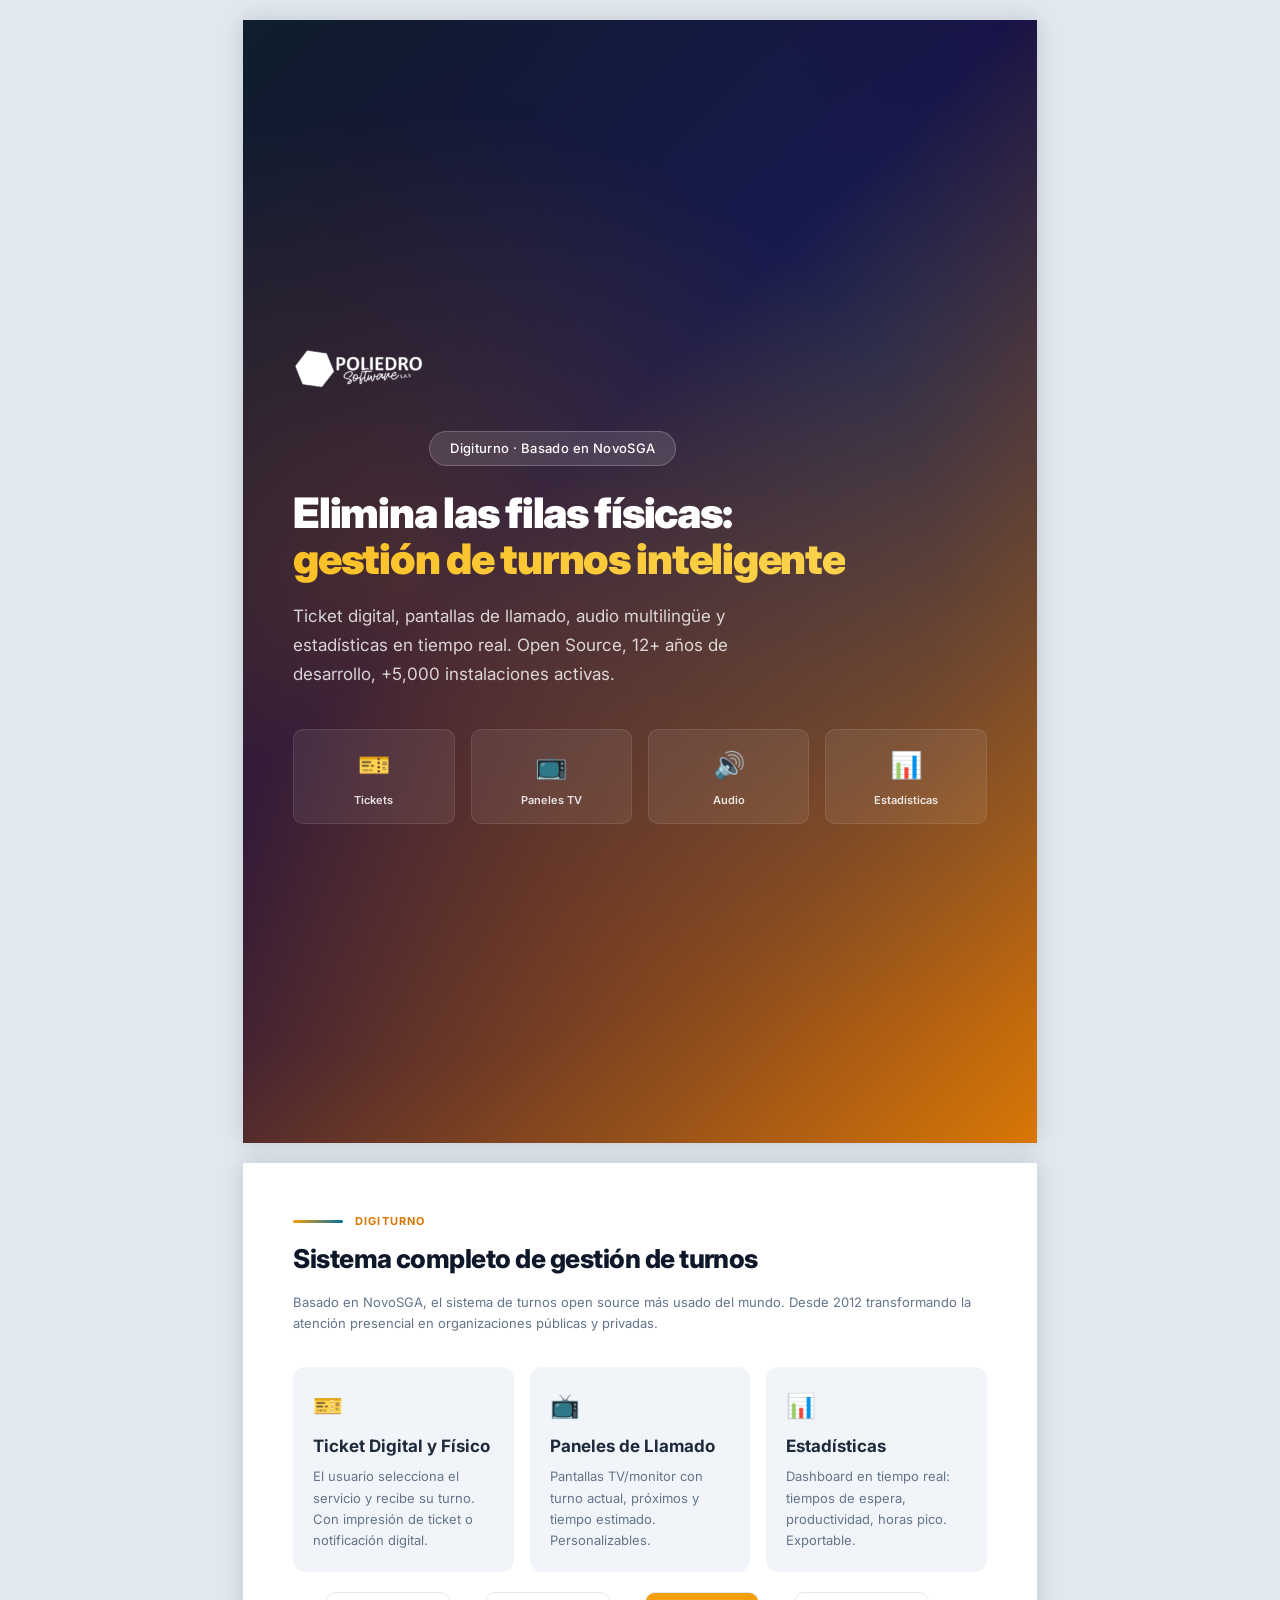
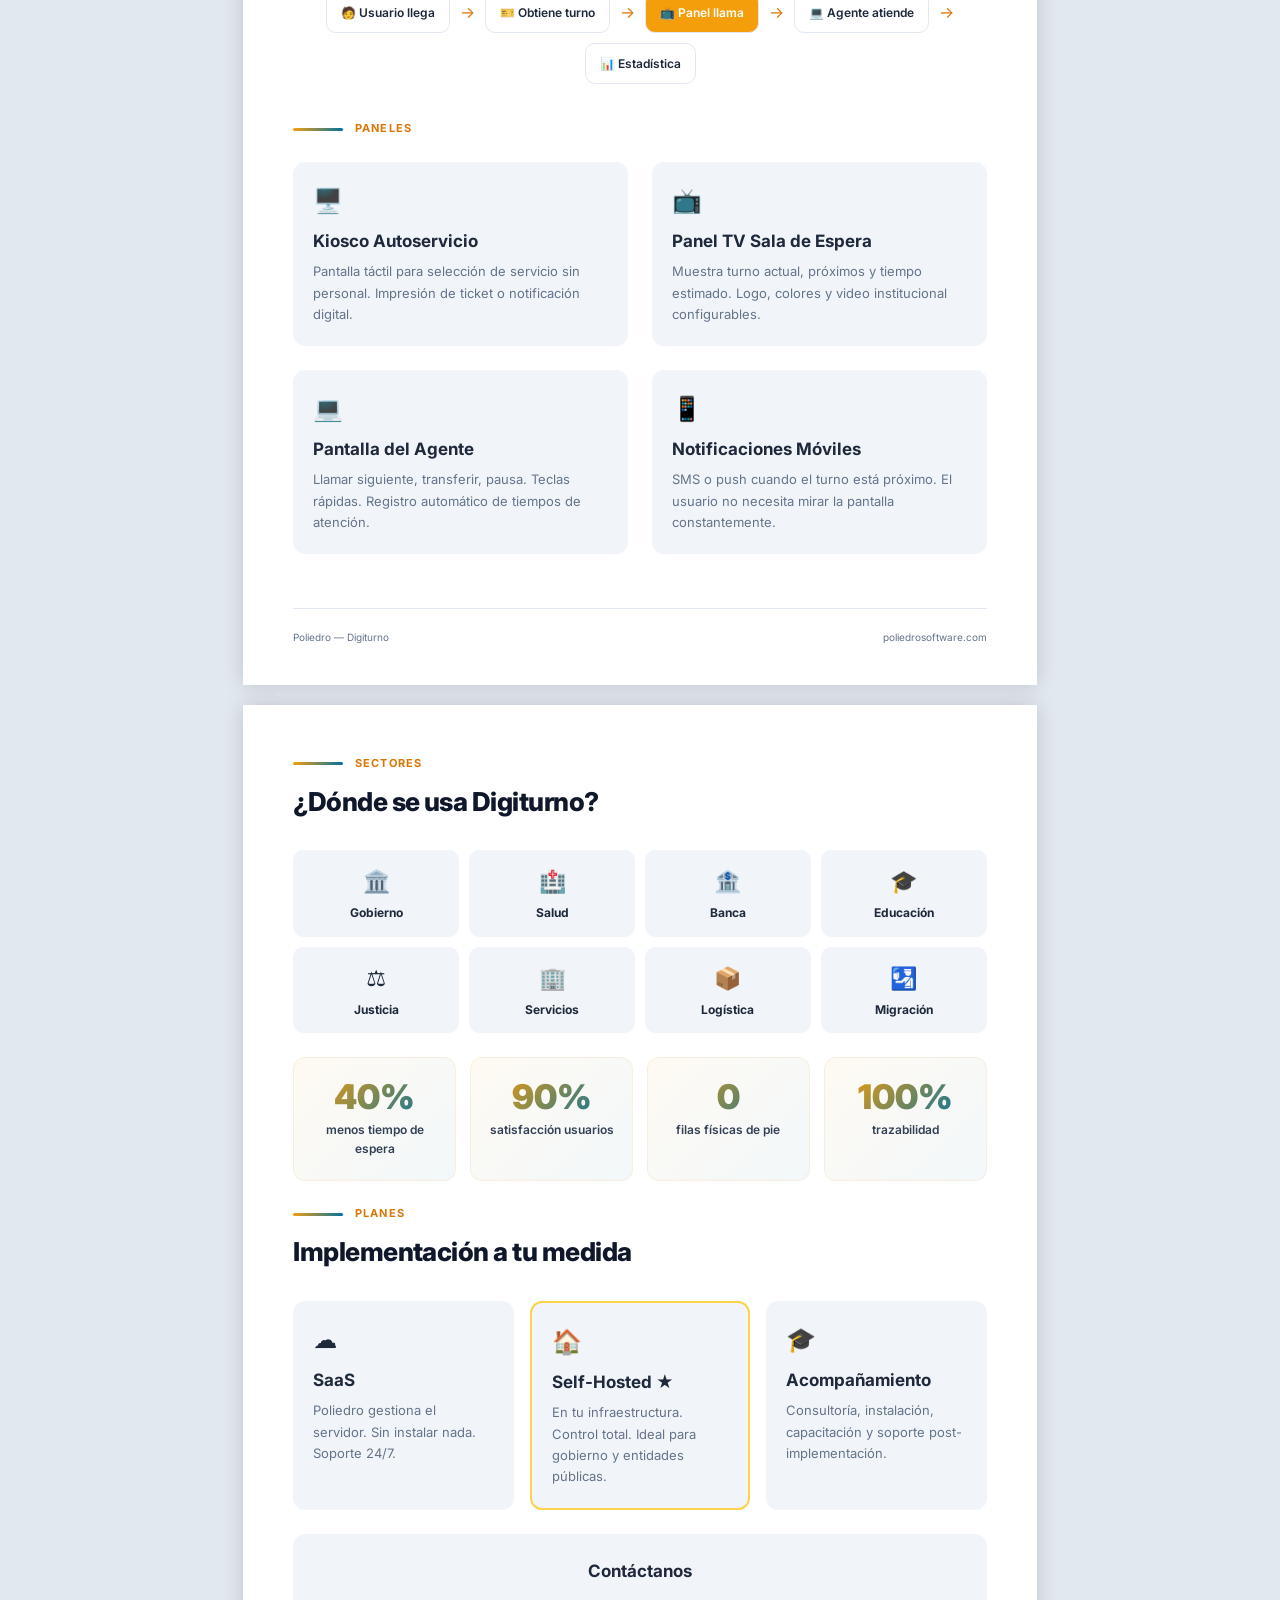
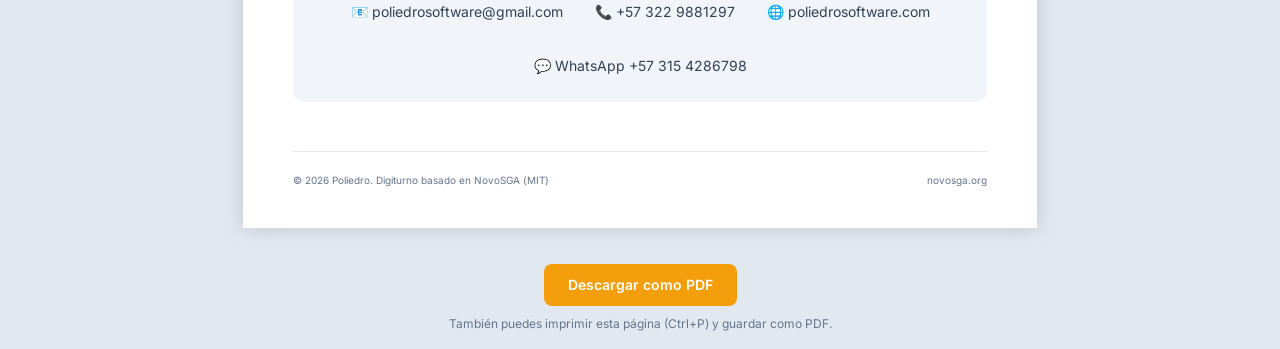
<file: digiturno/brochure.html>
<!DOCTYPE html>
<html lang="es">
<head>
  <meta charset="UTF-8">
  <meta name="viewport" content="width=device-width, initial-scale=1.0">
  <title>Brochure Digiturno — Poliedro</title>
  <link rel="preconnect" href="https://fonts.googleapis.com">
  <link rel="preconnect" href="https://fonts.gstatic.com" crossorigin>
  <link href="https://fonts.googleapis.com/css2?family=Inter:wght@400;500;600;700;800;900&display=swap" rel="stylesheet">
  <style>
    *, *::before, *::after { margin: 0; padding: 0; box-sizing: border-box; }
    :root {
      --primary: #f59e0b; --primary-dark: #d97706; --poliedro: #0072a1;
      --navy: #183146; --navy-dark: #0f1e2d; --gray-100: #f1f5f9; --gray-200: #e2e8f0;
      --gray-500: #64748b; --gray-700: #334155; --gray-800: #1e293b; --gray-900: #0f172a; --white: #ffffff;
    }
    body { font-family: 'Inter', system-ui, sans-serif; color: var(--gray-800); line-height: 1.6; background: var(--white); }
    .page { width: 210mm; min-height: 297mm; margin: 0 auto; padding: 0; position: relative; page-break-after: always; }
    @media print { body { background: white; } .page { box-shadow: none; margin: 0; width: auto; min-height: auto; } .no-print { display: none; } }
    @media screen { body { background: #e2e8f0; } .page { background: white; box-shadow: 0 0 20px rgba(0,0,0,0.15); margin: 20px auto; } }
    .cover { background: linear-gradient(135deg, var(--navy-dark) 0%, #1a0a3e 40%, var(--primary-dark) 100%); color: var(--white); display: flex; flex-direction: column; justify-content: center; padding: 60px 50px; position: relative; overflow: hidden; }
    .cover::before { content: ''; position: absolute; inset: 0; background: radial-gradient(ellipse at 20% 50%, rgba(245,158,11,0.22) 0%, transparent 60%), radial-gradient(ellipse at 80% 30%, rgba(0,114,161,0.2) 0%, transparent 60%); }
    .cover-content { position: relative; z-index: 1; }
    .cover-logo { height: 55px; width: auto; margin-bottom: 60px; filter: brightness(0) invert(1); }
    .cover-badge { display: inline-block; background: rgba(255,255,255,0.12); border: 1px solid rgba(255,255,255,0.2); padding: 6px 20px; border-radius: 50px; font-size: 13px; font-weight: 500; margin-bottom: 24px; letter-spacing: 0.03em; }
    .cover h1 { font-size: 42px; font-weight: 900; line-height: 1.1; margin-bottom: 20px; letter-spacing: -0.03em; }
    .cover h1 span { background: linear-gradient(135deg, #fbbf24, #fcd34d); -webkit-background-clip: text; -webkit-text-fill-color: transparent; background-clip: text; }
    .cover p { font-size: 17px; opacity: 0.8; line-height: 1.7; max-width: 500px; margin-bottom: 40px; }
    .cover-modules { display: grid; grid-template-columns: repeat(4, 1fr); gap: 16px; margin-top: 20px; }
    .cover-mod { padding: 14px; background: rgba(255,255,255,0.07); border-radius: 10px; border: 1px solid rgba(255,255,255,0.1); text-align: center; }
    .cover-mod-icon { font-size: 26px; margin-bottom: 6px; }
    .cover-mod-label { font-size: 11px; font-weight: 600; opacity: 0.85; }
    .inner { padding: 50px 50px 40px; display: flex; flex-direction: column; position: relative; }
    .inner-header { display: flex; align-items: center; gap: 12px; margin-bottom: 8px; }
    .inner-header-line { width: 50px; height: 3px; background: linear-gradient(90deg, var(--primary), var(--poliedro)); border-radius: 2px; }
    .inner-header span { font-size: 11px; font-weight: 700; text-transform: uppercase; letter-spacing: 0.1em; color: var(--primary-dark); }
    .inner h2 { font-size: 26px; font-weight: 800; color: var(--gray-900); margin-bottom: 12px; letter-spacing: -0.02em; }
    .inner h3 { font-size: 17px; font-weight: 700; color: var(--gray-800); margin-bottom: 6px; }
    .inner p, .inner li { font-size: 13px; color: var(--gray-500); line-height: 1.65; }
    .inner-grid-2 { display: grid; grid-template-columns: 1fr 1fr; gap: 24px; margin-top: 16px; }
    .inner-grid-3 { display: grid; grid-template-columns: 1fr 1fr 1fr; gap: 16px; margin-top: 16px; }
    .inner-card { background: var(--gray-100); border-radius: 12px; padding: 20px; }
    .inner-card-icon { font-size: 24px; margin-bottom: 8px; }
    .feature-list { list-style: none; display: flex; flex-direction: column; gap: 8px; margin-top: 12px; }
    .feature-list li { padding-left: 18px; position: relative; font-size: 12px; }
    .feature-list li::before { content: '✓'; position: absolute; left: 0; color: var(--primary-dark); font-weight: 700; font-size: 11px; }
    .flow-steps { display: flex; align-items: center; justify-content: center; gap: 10px; margin: 16px 0; flex-wrap: wrap; }
    .flow-step { background: white; border: 1px solid var(--gray-200); border-radius: 10px; padding: 10px 14px; text-align: center; font-size: 12px; font-weight: 600; }
    .flow-arrow { font-size: 16px; color: var(--primary-dark); }
    .benefits-row { display: grid; grid-template-columns: repeat(4, 1fr); gap: 14px; margin-top: 20px; }
    .benefit-box { background: linear-gradient(135deg, rgba(245,158,11,0.05) 0%, rgba(0,114,161,0.05) 100%); border-radius: 12px; padding: 22px 14px; text-align: center; border: 1px solid rgba(245,158,11,0.1); }
    .benefit-number { font-size: 34px; font-weight: 900; background: linear-gradient(135deg, var(--primary), var(--poliedro)); -webkit-background-clip: text; -webkit-text-fill-color: transparent; background-clip: text; line-height: 1; margin-bottom: 6px; }
    .benefit-label { font-size: 12px; font-weight: 600; color: var(--gray-700); }
    .sectores-grid { display: grid; grid-template-columns: repeat(4, 1fr); gap: 10px; margin-top: 16px; }
    .sector-card { background: var(--gray-100); border-radius: 10px; padding: 14px; text-align: center; font-size: 12px; }
    .sector-icon { font-size: 22px; margin-bottom: 4px; }
    .contact-section { background: var(--gray-100); border-radius: 12px; padding: 24px; margin-top: 24px; }
    .contact-row { display: flex; gap: 32px; justify-content: center; flex-wrap: wrap; }
    .contact-item { display: flex; align-items: center; gap: 8px; font-size: 14px; color: var(--gray-700); }
    .page-footer { margin-top: auto; padding-top: 20px; border-top: 1px solid var(--gray-200); display: flex; justify-content: space-between; font-size: 10px; color: var(--gray-500); }
    .download-bar { text-align: center; padding: 16px; }
    .download-btn { display: inline-flex; align-items: center; gap: 6px; background: var(--primary); color: white; text-decoration: none; padding: 10px 24px; border-radius: 8px; font-weight: 600; font-size: 14px; cursor: pointer; }
  </style>
</head>
<body>

  <div class="page cover">
    <div class="cover-content">
      <img src="logo_poliedro.png" alt="Poliedro" class="cover-logo">
      <div class="cover-badge">Digiturno · Basado en NovoSGA</div>
      <h1>Elimina las filas físicas:<br><span>gestión de turnos inteligente</span></h1>
      <p>Ticket digital, pantallas de llamado, audio multilingüe y estadísticas en tiempo real. Open Source, 12+ años de desarrollo, +5,000 instalaciones activas.</p>
      <div class="cover-modules">
        <div class="cover-mod"><div class="cover-mod-icon">🎫</div><div class="cover-mod-label">Tickets</div></div>
        <div class="cover-mod"><div class="cover-mod-icon">📺</div><div class="cover-mod-label">Paneles TV</div></div>
        <div class="cover-mod"><div class="cover-mod-icon">🔊</div><div class="cover-mod-label">Audio</div></div>
        <div class="cover-mod"><div class="cover-mod-icon">📊</div><div class="cover-mod-label">Estadísticas</div></div>
      </div>
    </div>
  </div>

  <div class="page inner">
    <div class="inner-header"><div class="inner-header-line"></div><span>Digiturno</span></div>
    <h2>Sistema completo de gestión de turnos</h2>
    <p style="margin-bottom:16px;">Basado en NovoSGA, el sistema de turnos open source más usado del mundo. Desde 2012 transformando la atención presencial en organizaciones públicas y privadas.</p>
    <div class="inner-grid-3">
      <div class="inner-card"><div class="inner-card-icon">🎫</div><h3>Ticket Digital y Físico</h3><p>El usuario selecciona el servicio y recibe su turno. Con impresión de ticket o notificación digital.</p></div>
      <div class="inner-card"><div class="inner-card-icon">📺</div><h3>Paneles de Llamado</h3><p>Pantallas TV/monitor con turno actual, próximos y tiempo estimado. Personalizables.</p></div>
      <div class="inner-card"><div class="inner-card-icon">📊</div><h3>Estadísticas</h3><p>Dashboard en tiempo real: tiempos de espera, productividad, horas pico. Exportable.</p></div>
    </div>
    <div class="flow-steps" style="margin-top:20px;">
      <div class="flow-step">🧑 Usuario llega</div><div class="flow-arrow">→</div>
      <div class="flow-step">🎫 Obtiene turno</div><div class="flow-arrow">→</div>
      <div class="flow-step" style="background:var(--primary);color:white;">📺 Panel llama</div><div class="flow-arrow">→</div>
      <div class="flow-step">💻 Agente atiende</div><div class="flow-arrow">→</div>
      <div class="flow-step">📊 Estadística</div>
    </div>
    <div class="inner-header" style="margin-top:20px;"><div class="inner-header-line"></div><span>Paneles</span></div>
    <div class="inner-grid-2">
      <div class="inner-card"><div class="inner-card-icon">🖥️</div><h3>Kiosco Autoservicio</h3><p>Pantalla táctil para selección de servicio sin personal. Impresión de ticket o notificación digital.</p></div>
      <div class="inner-card"><div class="inner-card-icon">📺</div><h3>Panel TV Sala de Espera</h3><p>Muestra turno actual, próximos y tiempo estimado. Logo, colores y video institucional configurables.</p></div>
      <div class="inner-card"><div class="inner-card-icon">💻</div><h3>Pantalla del Agente</h3><p>Llamar siguiente, transferir, pausa. Teclas rápidas. Registro automático de tiempos de atención.</p></div>
      <div class="inner-card"><div class="inner-card-icon">📱</div><h3>Notificaciones Móviles</h3><p>SMS o push cuando el turno está próximo. El usuario no necesita mirar la pantalla constantemente.</p></div>
    </div>
    <div class="page-footer"><span>Poliedro — Digiturno</span><span>poliedrosoftware.com</span></div>
  </div>

  <div class="page inner">
    <div class="inner-header"><div class="inner-header-line"></div><span>Sectores</span></div>
    <h2>¿Dónde se usa Digiturno?</h2>
    <div class="sectores-grid">
      <div class="sector-card"><div class="sector-icon">🏛️</div><strong>Gobierno</strong></div>
      <div class="sector-card"><div class="sector-icon">🏥</div><strong>Salud</strong></div>
      <div class="sector-card"><div class="sector-icon">🏦</div><strong>Banca</strong></div>
      <div class="sector-card"><div class="sector-icon">🎓</div><strong>Educación</strong></div>
      <div class="sector-card"><div class="sector-icon">⚖️</div><strong>Justicia</strong></div>
      <div class="sector-card"><div class="sector-icon">🏢</div><strong>Servicios</strong></div>
      <div class="sector-card"><div class="sector-icon">📦</div><strong>Logística</strong></div>
      <div class="sector-card"><div class="sector-icon">🛂</div><strong>Migración</strong></div>
    </div>
    <div class="benefits-row" style="margin-top:24px;">
      <div class="benefit-box"><div class="benefit-number">40%</div><div class="benefit-label">menos tiempo de espera</div></div>
      <div class="benefit-box"><div class="benefit-number">90%</div><div class="benefit-label">satisfacción usuarios</div></div>
      <div class="benefit-box"><div class="benefit-number">0</div><div class="benefit-label">filas físicas de pie</div></div>
      <div class="benefit-box"><div class="benefit-number">100%</div><div class="benefit-label">trazabilidad</div></div>
    </div>
    <div class="inner-header" style="margin-top:24px;"><div class="inner-header-line"></div><span>Planes</span></div>
    <h2>Implementación a tu medida</h2>
    <div class="inner-grid-3">
      <div class="inner-card"><div class="inner-card-icon">☁️</div><h3>SaaS</h3><p>Poliedro gestiona el servidor. Sin instalar nada. Soporte 24/7.</p></div>
      <div class="inner-card" style="border:2px solid #fcd34d;"><div class="inner-card-icon">🏠</div><h3>Self-Hosted ★</h3><p>En tu infraestructura. Control total. Ideal para gobierno y entidades públicas.</p></div>
      <div class="inner-card"><div class="inner-card-icon">🎓</div><h3>Acompañamiento</h3><p>Consultoría, instalación, capacitación y soporte post-implementación.</p></div>
    </div>
    <div class="contact-section">
      <h3 style="text-align:center;margin-bottom:16px;">Contáctanos</h3>
      <div class="contact-row">
        <div class="contact-item">📧 poliedrosoftware@gmail.com</div>
        <div class="contact-item">📞 +57 322 9881297</div>
        <div class="contact-item">🌐 poliedrosoftware.com</div>
        <div class="contact-item">💬 WhatsApp +57 315 4286798</div>
      </div>
    </div>
    <div class="page-footer"><span>&copy; 2026 Poliedro. Digiturno basado en NovoSGA (MIT)</span><span>novosga.org</span></div>
  </div>

  <div class="download-bar no-print">
    <a href="brochure.html" download class="download-btn">Descargar como PDF</a>
    <p style="margin-top:8px;font-size:12px;color:var(--gray-500);">También puedes imprimir esta página (Ctrl+P) y guardar como PDF.</p>
  </div>

</body>
</html>
</file>
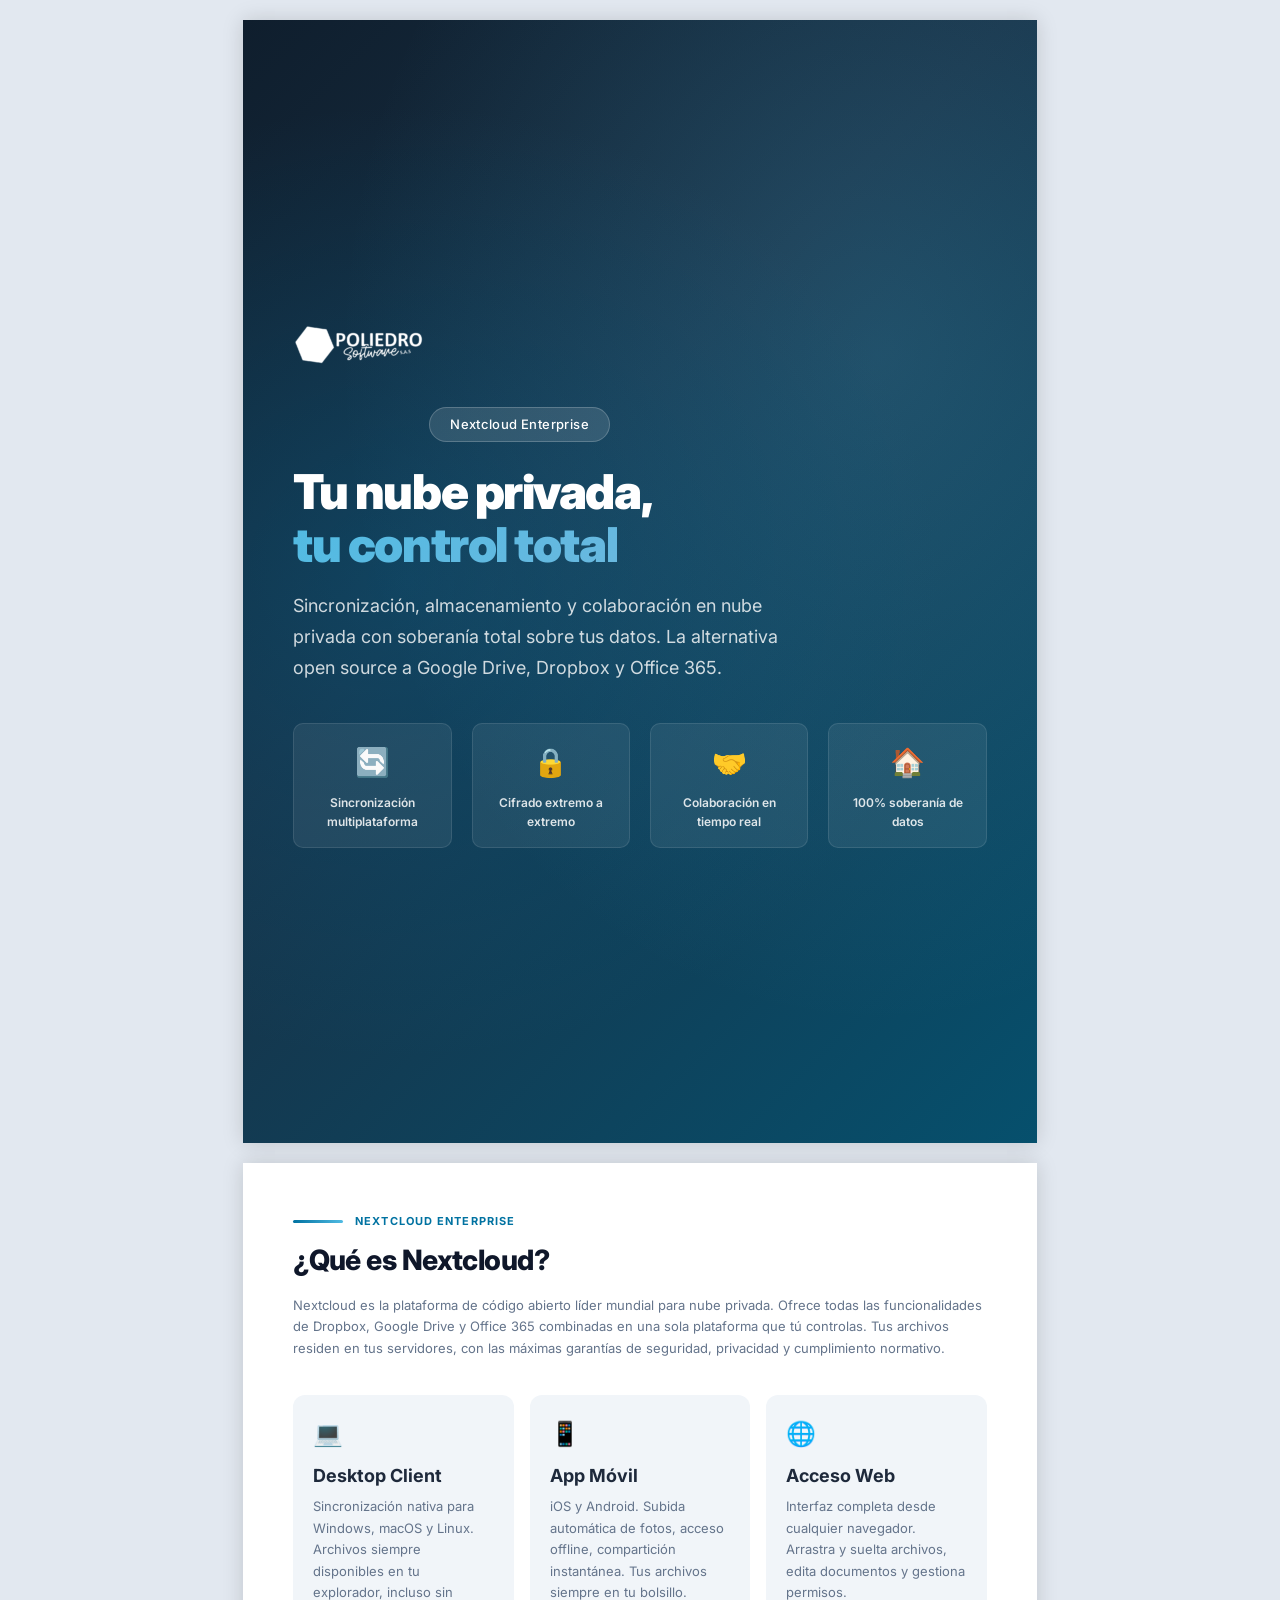
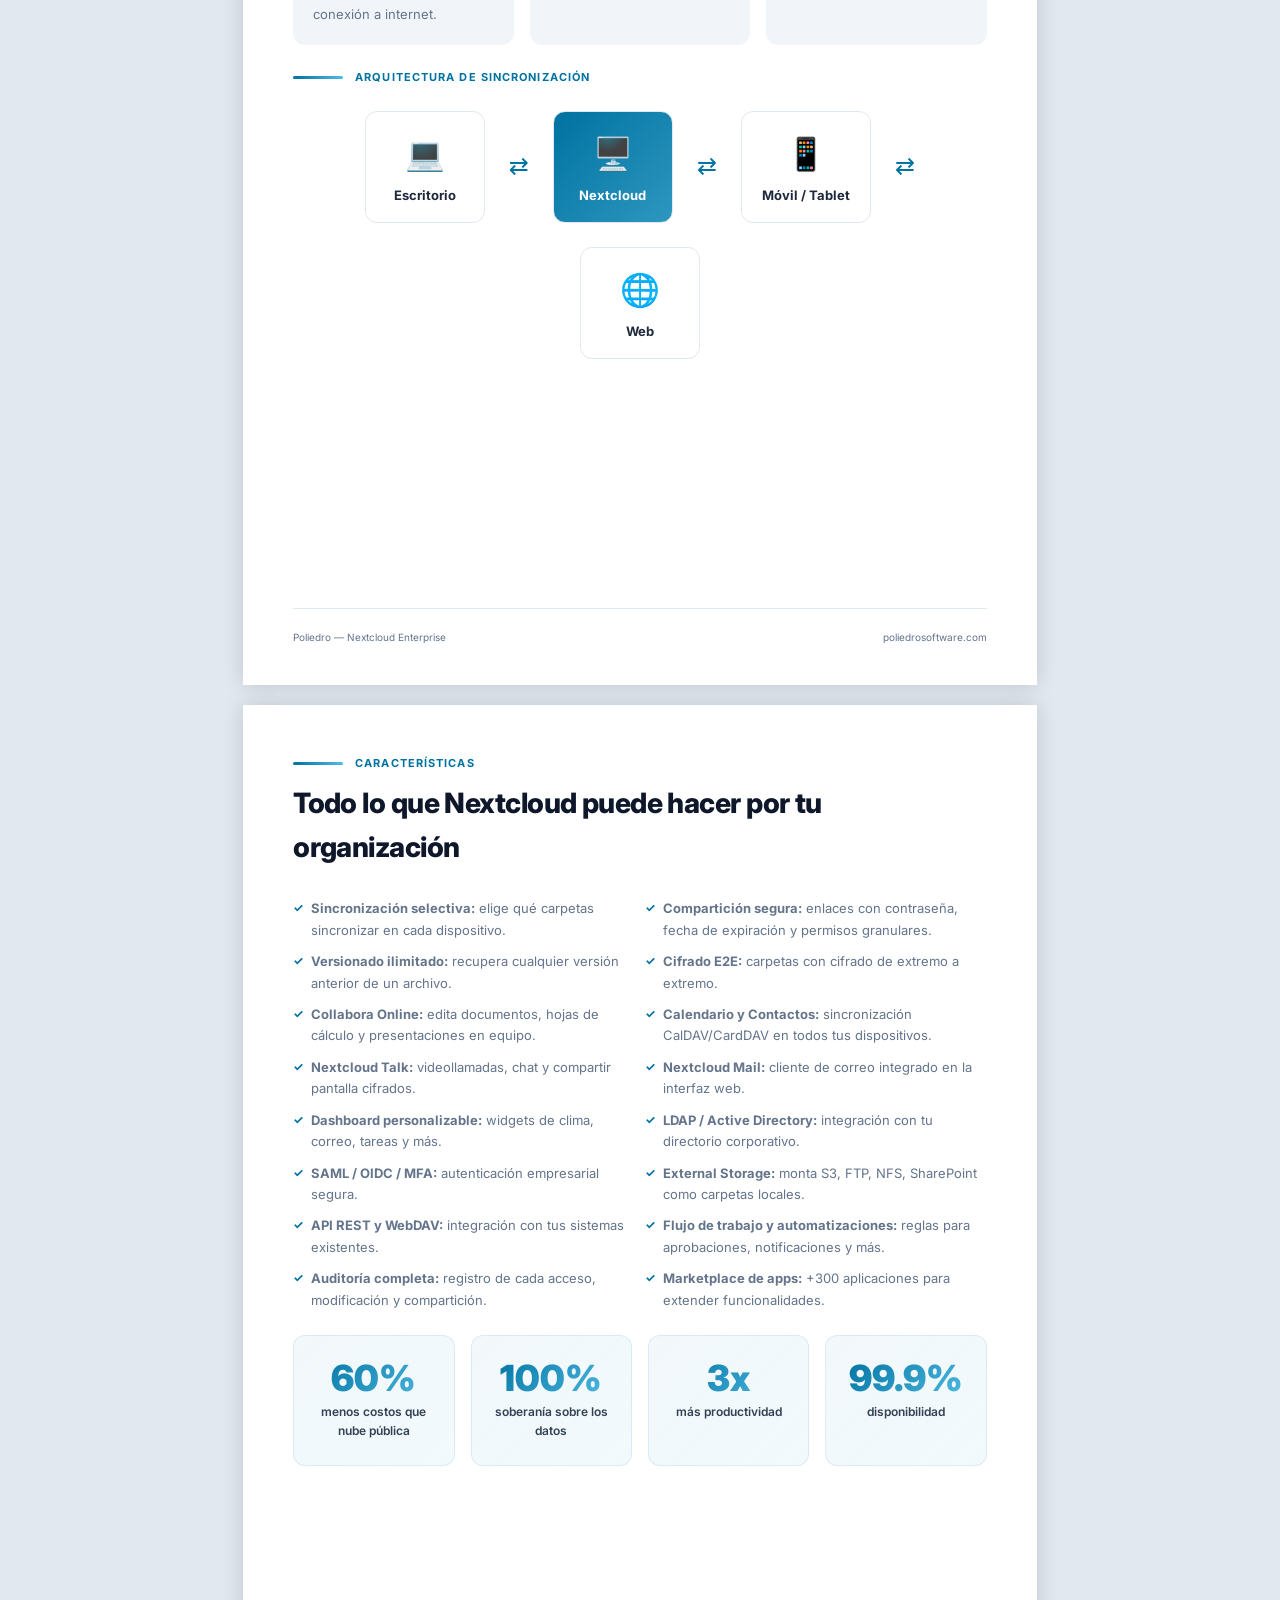
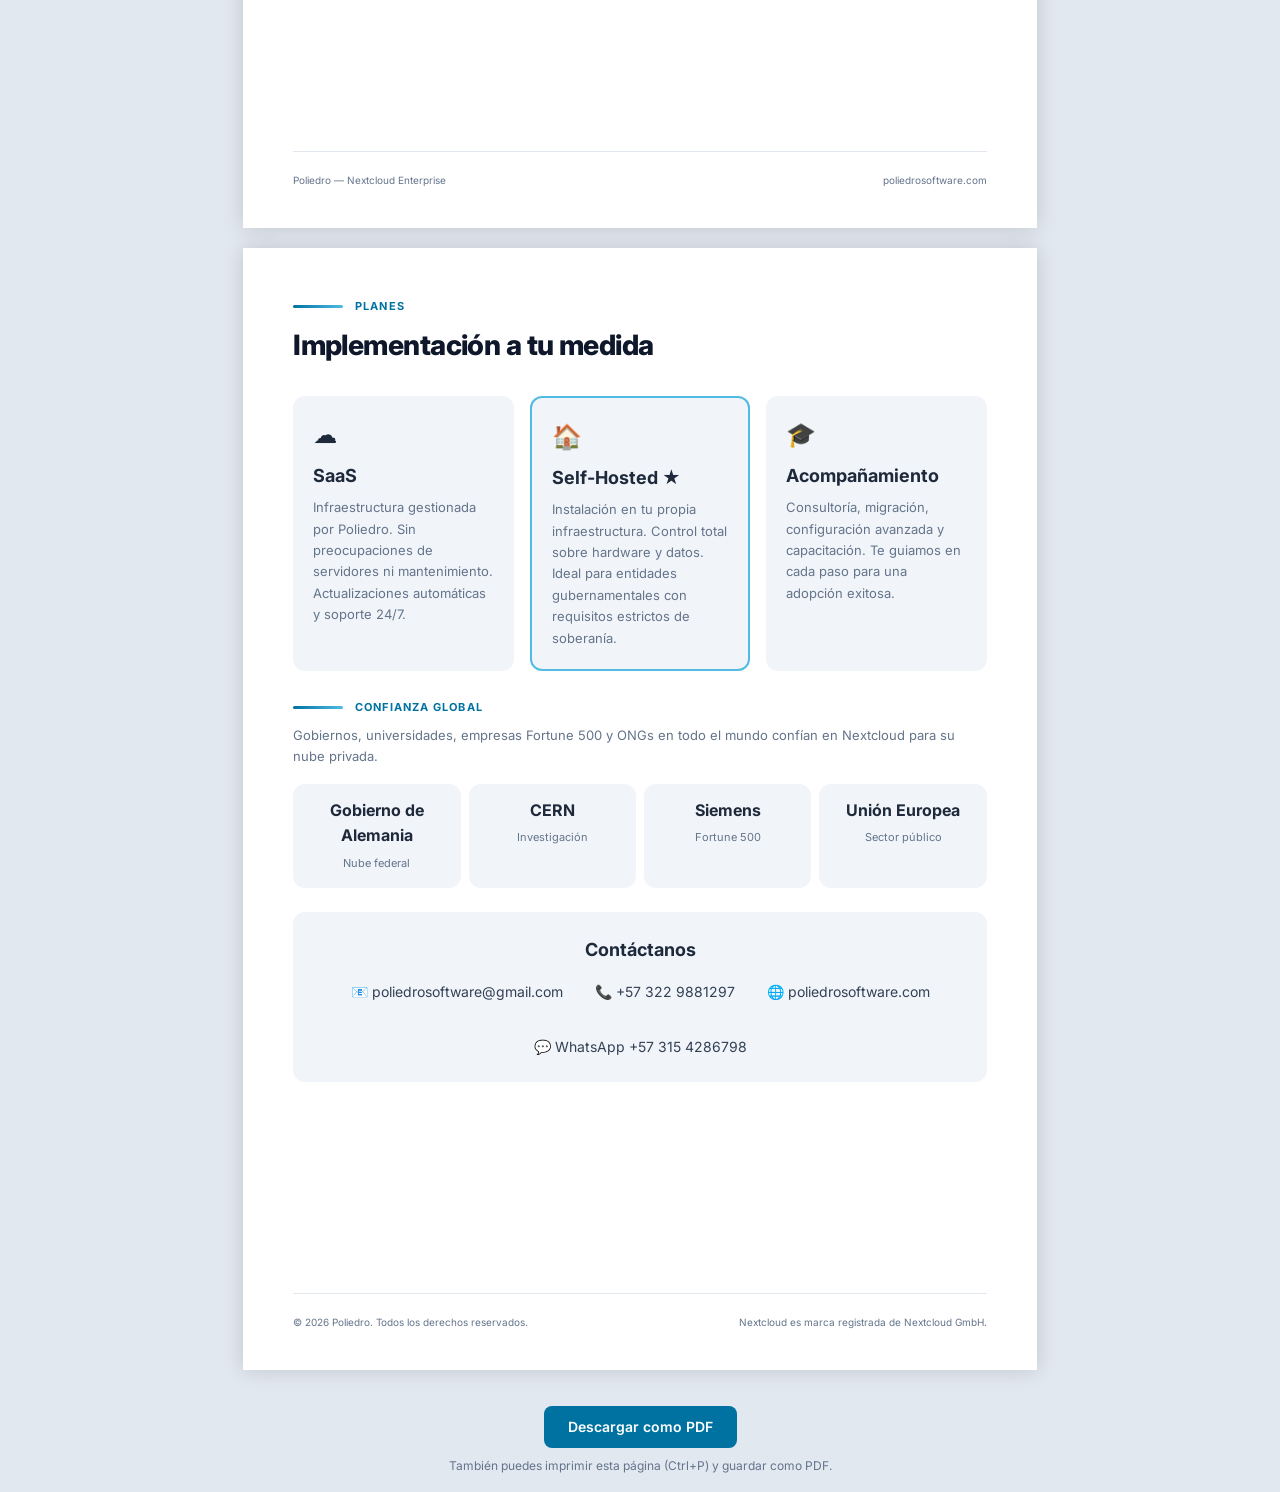
<file: nextcloud/brochure.html>
<!DOCTYPE html>
<html lang="es">
<head>
  <meta charset="UTF-8">
  <meta name="viewport" content="width=device-width, initial-scale=1.0">
  <title>Brochure Nextcloud Enterprise — Poliedro</title>
  <link rel="preconnect" href="https://fonts.googleapis.com">
  <link rel="preconnect" href="https://fonts.gstatic.com" crossorigin>
  <link href="https://fonts.googleapis.com/css2?family=Inter:wght@400;500;600;700;800;900&display=swap" rel="stylesheet">
  <style>
    *, *::before, *::after { margin: 0; padding: 0; box-sizing: border-box; }

    :root {
      --primary: #0072a1;
      --primary-dark: #06506d;
      --primary-light: #2d97bf;
      --accent: #51bbe3;
      --navy: #183146;
      --navy-dark: #0f1e2d;
      --gray-100: #f1f5f9;
      --gray-200: #e2e8f0;
      --gray-500: #64748b;
      --gray-700: #334155;
      --gray-800: #1e293b;
      --gray-900: #0f172a;
      --white: #ffffff;
    }

    body {
      font-family: 'Inter', system-ui, -apple-system, sans-serif;
      color: var(--gray-800);
      line-height: 1.6;
      background: var(--white);
    }

    .page {
      width: 210mm;
      min-height: 297mm;
      margin: 0 auto;
      padding: 0;
      position: relative;
      page-break-after: always;
    }

    @media print {
      body { background: white; }
      .page { box-shadow: none; margin: 0; width: auto; min-height: auto; }
      .no-print { display: none; }
    }

    @media screen {
      body { background: #e2e8f0; }
      .page {
        background: white;
        box-shadow: 0 0 20px rgba(0,0,0,0.15);
        margin: 20px auto;
      }
    }

    /* ===== PORTADA ===== */
    .cover {
      background: linear-gradient(135deg, var(--navy-dark) 0%, var(--navy) 40%, var(--primary-dark) 100%);
      color: var(--white);
      display: flex;
      flex-direction: column;
      justify-content: center;
      padding: 60px 50px;
      position: relative;
      overflow: hidden;
    }

    .cover::before {
      content: '';
      position: absolute;
      inset: 0;
      background:
        radial-gradient(ellipse at 20% 50%, rgba(0,114,161,0.3) 0%, transparent 60%),
        radial-gradient(ellipse at 80% 30%, rgba(81,187,227,0.2) 0%, transparent 60%);
    }

    .cover-content { position: relative; z-index: 1; }

    .cover-logo { height: 55px; width: auto; margin-bottom: 60px; filter: brightness(0) invert(1); }

    .cover-badge {
      display: inline-block;
      background: rgba(255,255,255,0.12);
      border: 1px solid rgba(255,255,255,0.2);
      padding: 6px 20px;
      border-radius: 50px;
      font-size: 13px;
      font-weight: 500;
      margin-bottom: 24px;
      letter-spacing: 0.03em;
    }

    .cover h1 {
      font-size: 48px;
      font-weight: 900;
      line-height: 1.1;
      margin-bottom: 20px;
      letter-spacing: -0.03em;
    }

    .cover h1 span {
      background: linear-gradient(135deg, var(--accent), #69b8df);
      -webkit-background-clip: text;
      -webkit-text-fill-color: transparent;
      background-clip: text;
    }

    .cover p {
      font-size: 18px;
      opacity: 0.8;
      line-height: 1.7;
      max-width: 500px;
      margin-bottom: 40px;
    }

    .cover-features {
      display: grid;
      grid-template-columns: repeat(4, 1fr);
      gap: 20px;
      margin-top: 20px;
    }

    .cover-feat {
      padding: 16px;
      background: rgba(255,255,255,0.07);
      border-radius: 10px;
      border: 1px solid rgba(255,255,255,0.1);
      text-align: center;
    }

    .cover-feat-icon { font-size: 28px; margin-bottom: 8px; }
    .cover-feat-label { font-size: 12px; font-weight: 600; opacity: 0.85; }

    /* ===== PÁGINAS INTERIORES ===== */
    .inner {
      padding: 50px 50px 40px;
      display: flex;
      flex-direction: column;
      position: relative;
    }

    .inner-header {
      display: flex;
      align-items: center;
      gap: 12px;
      margin-bottom: 8px;
    }

    .inner-header-line {
      width: 50px;
      height: 3px;
      background: linear-gradient(90deg, var(--primary), var(--accent));
      border-radius: 2px;
    }

    .inner-header span {
      font-size: 11px;
      font-weight: 700;
      text-transform: uppercase;
      letter-spacing: 0.1em;
      color: var(--primary);
    }

    .inner h2 {
      font-size: 28px;
      font-weight: 800;
      color: var(--gray-900);
      margin-bottom: 12px;
      letter-spacing: -0.02em;
    }

    .inner h3 {
      font-size: 18px;
      font-weight: 700;
      color: var(--gray-800);
      margin-bottom: 6px;
    }

    .inner p, .inner li {
      font-size: 13px;
      color: var(--gray-500);
      line-height: 1.65;
    }

    .inner-grid-2 {
      display: grid;
      grid-template-columns: 1fr 1fr;
      gap: 24px;
      margin-top: 16px;
    }

    .inner-grid-3 {
      display: grid;
      grid-template-columns: 1fr 1fr 1fr;
      gap: 16px;
      margin-top: 16px;
    }

    .inner-card {
      background: var(--gray-100);
      border-radius: 12px;
      padding: 20px;
    }

    .inner-card-icon { font-size: 24px; margin-bottom: 8px; }

    .feature-list {
      list-style: none;
      display: grid;
      grid-template-columns: 1fr 1fr;
      gap: 10px;
      margin-top: 16px;
    }

    .feature-list li {
      padding-left: 18px;
      position: relative;
    }

    .feature-list li::before {
      content: '✓';
      position: absolute;
      left: 0;
      color: var(--primary);
      font-weight: 700;
      font-size: 12px;
    }

    .benefits-row {
      display: grid;
      grid-template-columns: repeat(4, 1fr);
      gap: 16px;
      margin-top: 20px;
    }

    .benefit-box {
      background: linear-gradient(135deg, rgba(0,114,161,0.05) 0%, rgba(81,187,227,0.08) 100%);
      border-radius: 12px;
      padding: 24px 16px;
      text-align: center;
      border: 1px solid rgba(0,114,161,0.1);
    }

    .benefit-number {
      font-size: 36px;
      font-weight: 900;
      background: linear-gradient(135deg, var(--primary), var(--accent));
      -webkit-background-clip: text;
      -webkit-text-fill-color: transparent;
      background-clip: text;
      line-height: 1;
      margin-bottom: 6px;
    }

    .benefit-label {
      font-size: 12px;
      font-weight: 600;
      color: var(--gray-700);
    }

    .sync-flow {
      display: flex;
      align-items: center;
      justify-content: center;
      gap: 24px;
      margin: 24px 0;
      flex-wrap: wrap;
    }

    .sync-node {
      background: white;
      border: 1px solid var(--gray-200);
      border-radius: 12px;
      padding: 16px 20px;
      text-align: center;
      min-width: 120px;
    }

    .sync-node-icon { font-size: 32px; margin-bottom: 6px; }
    .sync-node-label { font-size: 13px; font-weight: 700; color: var(--gray-800); }
    .sync-arrow { font-size: 24px; color: var(--primary); }

    .sync-server {
      background: linear-gradient(135deg, var(--primary), var(--primary-light));
      color: white;
    }

    .sync-server .sync-node-label { color: white; }

    .contact-section {
      background: var(--gray-100);
      border-radius: 12px;
      padding: 24px;
      margin-top: 24px;
    }

    .contact-row {
      display: flex;
      gap: 32px;
      justify-content: center;
      flex-wrap: wrap;
    }

    .contact-item {
      display: flex;
      align-items: center;
      gap: 8px;
      font-size: 14px;
      color: var(--gray-700);
    }

    .page-footer {
      margin-top: auto;
      padding-top: 20px;
      border-top: 1px solid var(--gray-200);
      display: flex;
      justify-content: space-between;
      font-size: 10px;
      color: var(--gray-500);
    }

    .download-btn {
      display: inline-flex;
      align-items: center;
      gap: 6px;
      background: var(--primary);
      color: white;
      text-decoration: none;
      padding: 10px 24px;
      border-radius: 8px;
      font-weight: 600;
      font-size: 14px;
      cursor: pointer;
    }

    .download-bar {
      text-align: center;
      padding: 16px;
    }
  </style>
</head>
<body>

  <!-- PORTADA -->
  <div class="page cover">
    <div class="cover-content">
      <img src="logo_poliedro.png" alt="Poliedro" class="cover-logo">
      <div class="cover-badge">Nextcloud Enterprise</div>
      <h1>Tu nube privada,<br><span>tu control total</span></h1>
      <p>Sincronización, almacenamiento y colaboración en nube privada con soberanía total sobre tus datos. La alternativa open source a Google Drive, Dropbox y Office 365.</p>
      <div class="cover-features">
        <div class="cover-feat">
          <div class="cover-feat-icon">🔄</div>
          <div class="cover-feat-label">Sincronización multiplataforma</div>
        </div>
        <div class="cover-feat">
          <div class="cover-feat-icon">🔒</div>
          <div class="cover-feat-label">Cifrado extremo a extremo</div>
        </div>
        <div class="cover-feat">
          <div class="cover-feat-icon">🤝</div>
          <div class="cover-feat-label">Colaboración en tiempo real</div>
        </div>
        <div class="cover-feat">
          <div class="cover-feat-icon">🏠</div>
          <div class="cover-feat-label">100% soberanía de datos</div>
        </div>
      </div>
    </div>
  </div>

  <!-- PÁGINA 2: ¿Qué es Nextcloud? -->
  <div class="page inner">
    <div class="inner-header"><div class="inner-header-line"></div><span>Nextcloud Enterprise</span></div>
    <h2>¿Qué es Nextcloud?</h2>
    <p style="margin-bottom:20px;">Nextcloud es la plataforma de código abierto líder mundial para nube privada. Ofrece todas las funcionalidades de Dropbox, Google Drive y Office 365 combinadas en una sola plataforma que tú controlas. Tus archivos residen en tus servidores, con las máximas garantías de seguridad, privacidad y cumplimiento normativo.</p>

    <div class="inner-grid-3">
      <div class="inner-card">
        <div class="inner-card-icon">💻</div>
        <h3>Desktop Client</h3>
        <p>Sincronización nativa para Windows, macOS y Linux. Archivos siempre disponibles en tu explorador, incluso sin conexión a internet.</p>
      </div>
      <div class="inner-card">
        <div class="inner-card-icon">📱</div>
        <h3>App Móvil</h3>
        <p>iOS y Android. Subida automática de fotos, acceso offline, compartición instantánea. Tus archivos siempre en tu bolsillo.</p>
      </div>
      <div class="inner-card">
        <div class="inner-card-icon">🌐</div>
        <h3>Acceso Web</h3>
        <p>Interfaz completa desde cualquier navegador. Arrastra y suelta archivos, edita documentos y gestiona permisos.</p>
      </div>
    </div>

    <div style="margin-top:24px;">
      <div class="inner-header"><div class="inner-header-line"></div><span>Arquitectura de Sincronización</span></div>
      <div class="sync-flow">
        <div class="sync-node">
          <div class="sync-node-icon">💻</div>
          <div class="sync-node-label">Escritorio</div>
        </div>
        <div class="sync-arrow">⇄</div>
        <div class="sync-node sync-server">
          <div class="sync-node-icon">🖥️</div>
          <div class="sync-node-label">Nextcloud</div>
        </div>
        <div class="sync-arrow">⇄</div>
        <div class="sync-node">
          <div class="sync-node-icon">📱</div>
          <div class="sync-node-label">Móvil / Tablet</div>
        </div>
        <div class="sync-arrow">⇄</div>
        <div class="sync-node">
          <div class="sync-node-icon">🌐</div>
          <div class="sync-node-label">Web</div>
        </div>
      </div>
    </div>

    <div class="page-footer">
      <span>Poliedro — Nextcloud Enterprise</span>
      <span>poliedrosoftware.com</span>
    </div>
  </div>

  <!-- PÁGINA 3: Características -->
  <div class="page inner">
    <div class="inner-header"><div class="inner-header-line"></div><span>Características</span></div>
    <h2>Todo lo que Nextcloud puede hacer por tu organización</h2>

    <ul class="feature-list">
      <li><strong>Sincronización selectiva:</strong> elige qué carpetas sincronizar en cada dispositivo.</li>
      <li><strong>Compartición segura:</strong> enlaces con contraseña, fecha de expiración y permisos granulares.</li>
      <li><strong>Versionado ilimitado:</strong> recupera cualquier versión anterior de un archivo.</li>
      <li><strong>Cifrado E2E:</strong> carpetas con cifrado de extremo a extremo.</li>
      <li><strong>Collabora Online:</strong> edita documentos, hojas de cálculo y presentaciones en equipo.</li>
      <li><strong>Calendario y Contactos:</strong> sincronización CalDAV/CardDAV en todos tus dispositivos.</li>
      <li><strong>Nextcloud Talk:</strong> videollamadas, chat y compartir pantalla cifrados.</li>
      <li><strong>Nextcloud Mail:</strong> cliente de correo integrado en la interfaz web.</li>
      <li><strong>Dashboard personalizable:</strong> widgets de clima, correo, tareas y más.</li>
      <li><strong>LDAP / Active Directory:</strong> integración con tu directorio corporativo.</li>
      <li><strong>SAML / OIDC / MFA:</strong> autenticación empresarial segura.</li>
      <li><strong>External Storage:</strong> monta S3, FTP, NFS, SharePoint como carpetas locales.</li>
      <li><strong>API REST y WebDAV:</strong> integración con tus sistemas existentes.</li>
      <li><strong>Flujo de trabajo y automatizaciones:</strong> reglas para aprobaciones, notificaciones y más.</li>
      <li><strong>Auditoría completa:</strong> registro de cada acceso, modificación y compartición.</li>
      <li><strong>Marketplace de apps:</strong> +300 aplicaciones para extender funcionalidades.</li>
    </ul>

    <div class="benefits-row" style="margin-top:24px;">
      <div class="benefit-box">
        <div class="benefit-number">60%</div>
        <div class="benefit-label">menos costos que nube pública</div>
      </div>
      <div class="benefit-box">
        <div class="benefit-number">100%</div>
        <div class="benefit-label">soberanía sobre los datos</div>
      </div>
      <div class="benefit-box">
        <div class="benefit-number">3x</div>
        <div class="benefit-label">más productividad</div>
      </div>
      <div class="benefit-box">
        <div class="benefit-number">99.9%</div>
        <div class="benefit-label">disponibilidad</div>
      </div>
    </div>

    <div class="page-footer">
      <span>Poliedro — Nextcloud Enterprise</span>
      <span>poliedrosoftware.com</span>
    </div>
  </div>

  <!-- PÁGINA 4: Planes y Contacto -->
  <div class="page inner">
    <div class="inner-header"><div class="inner-header-line"></div><span>Planes</span></div>
    <h2>Implementación a tu medida</h2>

    <div class="inner-grid-3">
      <div class="inner-card">
        <div class="inner-card-icon">☁️</div>
        <h3>SaaS</h3>
        <p>Infraestructura gestionada por Poliedro. Sin preocupaciones de servidores ni mantenimiento. Actualizaciones automáticas y soporte 24/7.</p>
      </div>
      <div class="inner-card" style="border:2px solid var(--accent);">
        <div class="inner-card-icon">🏠</div>
        <h3>Self-Hosted ★</h3>
        <p>Instalación en tu propia infraestructura. Control total sobre hardware y datos. Ideal para entidades gubernamentales con requisitos estrictos de soberanía.</p>
      </div>
      <div class="inner-card">
        <div class="inner-card-icon">🎓</div>
        <h3>Acompañamiento</h3>
        <p>Consultoría, migración, configuración avanzada y capacitación. Te guiamos en cada paso para una adopción exitosa.</p>
      </div>
    </div>

    <div style="margin-top:28px;">
      <div class="inner-header"><div class="inner-header-line"></div><span>Confianza Global</span></div>
      <p style="margin-bottom:16px;">Gobiernos, universidades, empresas Fortune 500 y ONGs en todo el mundo confían en Nextcloud para su nube privada.</p>
      <div style="display:grid;grid-template-columns:repeat(4,1fr);gap:8px;">
        <div class="inner-card" style="text-align:center;padding:14px;"><strong>Gobierno de Alemania</strong><br><span style="font-size:11px;color:var(--gray-500);">Nube federal</span></div>
        <div class="inner-card" style="text-align:center;padding:14px;"><strong>CERN</strong><br><span style="font-size:11px;color:var(--gray-500);">Investigación</span></div>
        <div class="inner-card" style="text-align:center;padding:14px;"><strong>Siemens</strong><br><span style="font-size:11px;color:var(--gray-500);">Fortune 500</span></div>
        <div class="inner-card" style="text-align:center;padding:14px;"><strong>Unión Europea</strong><br><span style="font-size:11px;color:var(--gray-500);">Sector público</span></div>
      </div>
    </div>

    <div class="contact-section">
      <h3 style="text-align:center;margin-bottom:16px;">Contáctanos</h3>
      <div class="contact-row">
        <div class="contact-item">📧 poliedrosoftware@gmail.com</div>
        <div class="contact-item">📞 +57 322 9881297</div>
        <div class="contact-item">🌐 poliedrosoftware.com</div>
        <div class="contact-item">💬 WhatsApp +57 315 4286798</div>
      </div>
    </div>

    <div class="page-footer">
      <span>&copy; 2026 Poliedro. Todos los derechos reservados.</span>
      <span>Nextcloud es marca registrada de Nextcloud GmbH.</span>
    </div>
  </div>

  <div class="download-bar no-print">
    <a href="brochure.html" download class="download-btn">Descargar como PDF</a>
    <p style="margin-top:8px;font-size:12px;color:var(--gray-500);">También puedes imprimir esta página (Ctrl+P) y guardar como PDF.</p>
  </div>

</body>
</html>
</file>
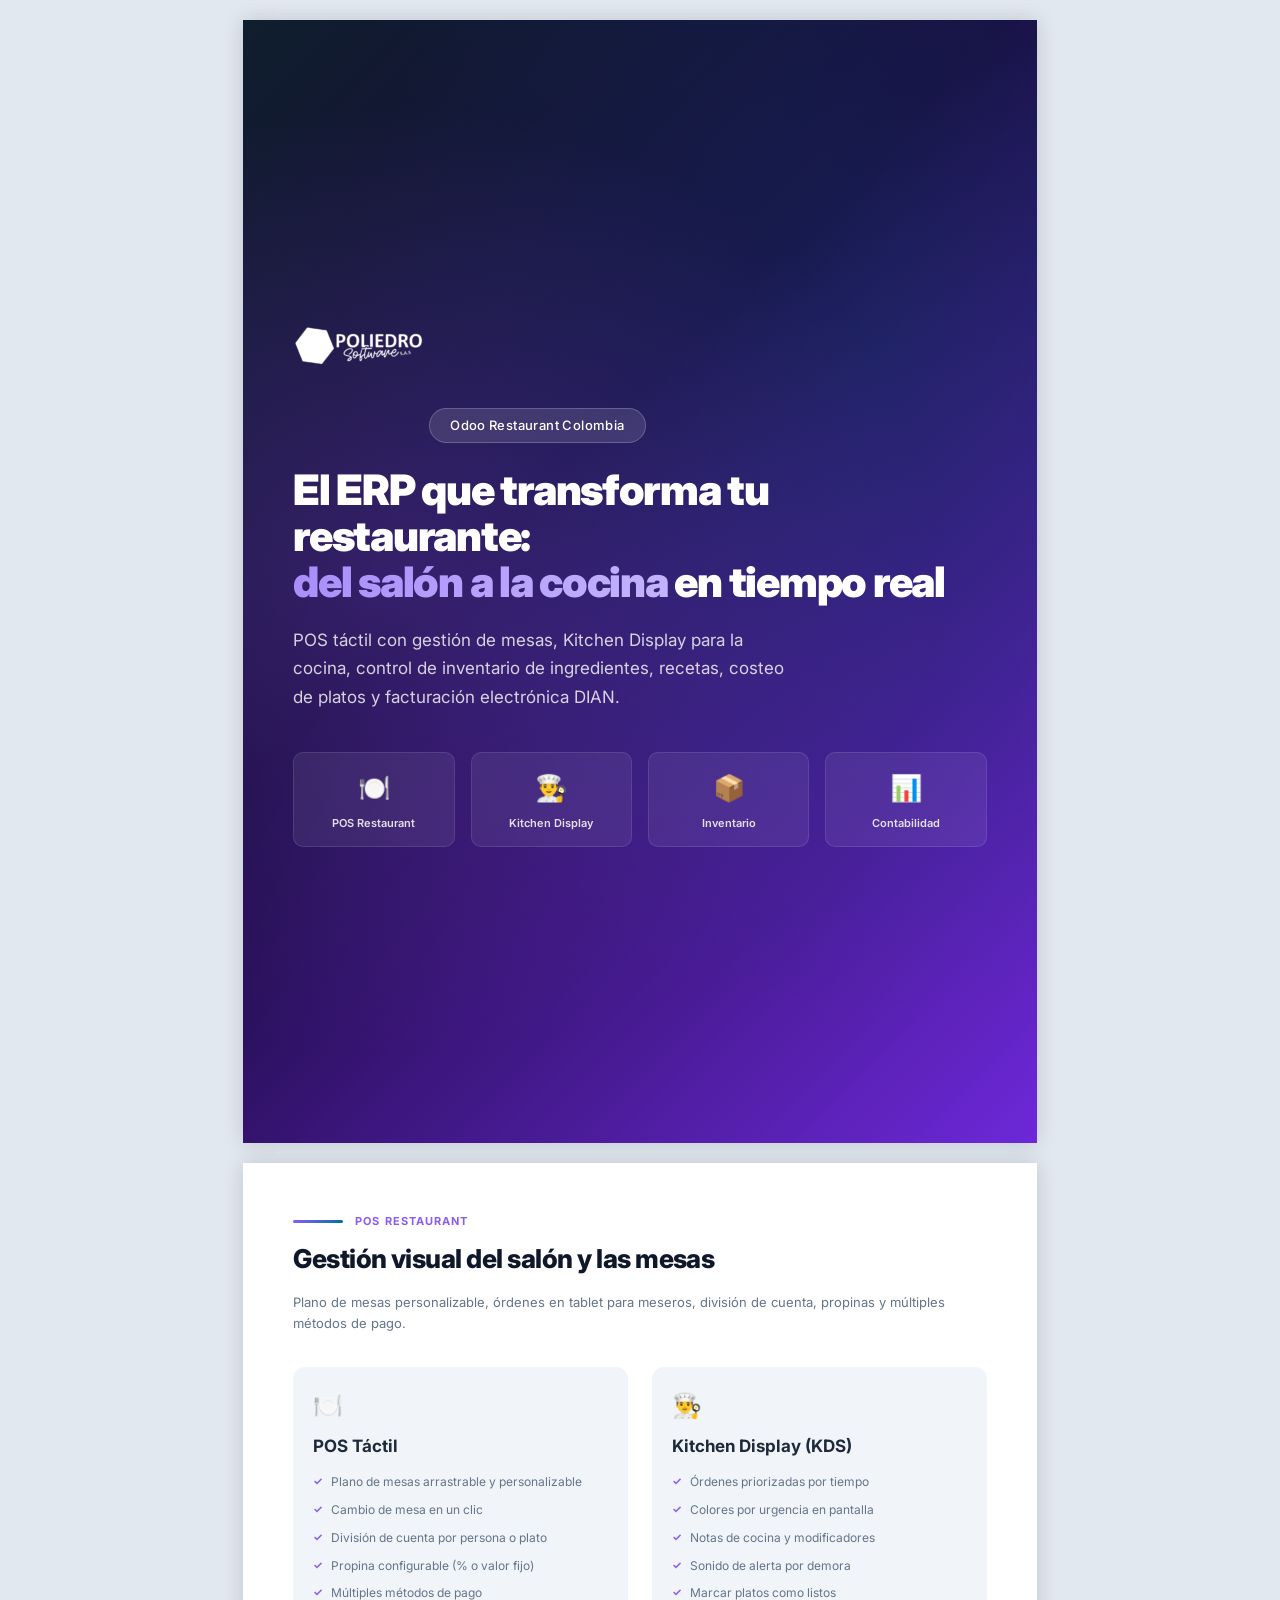
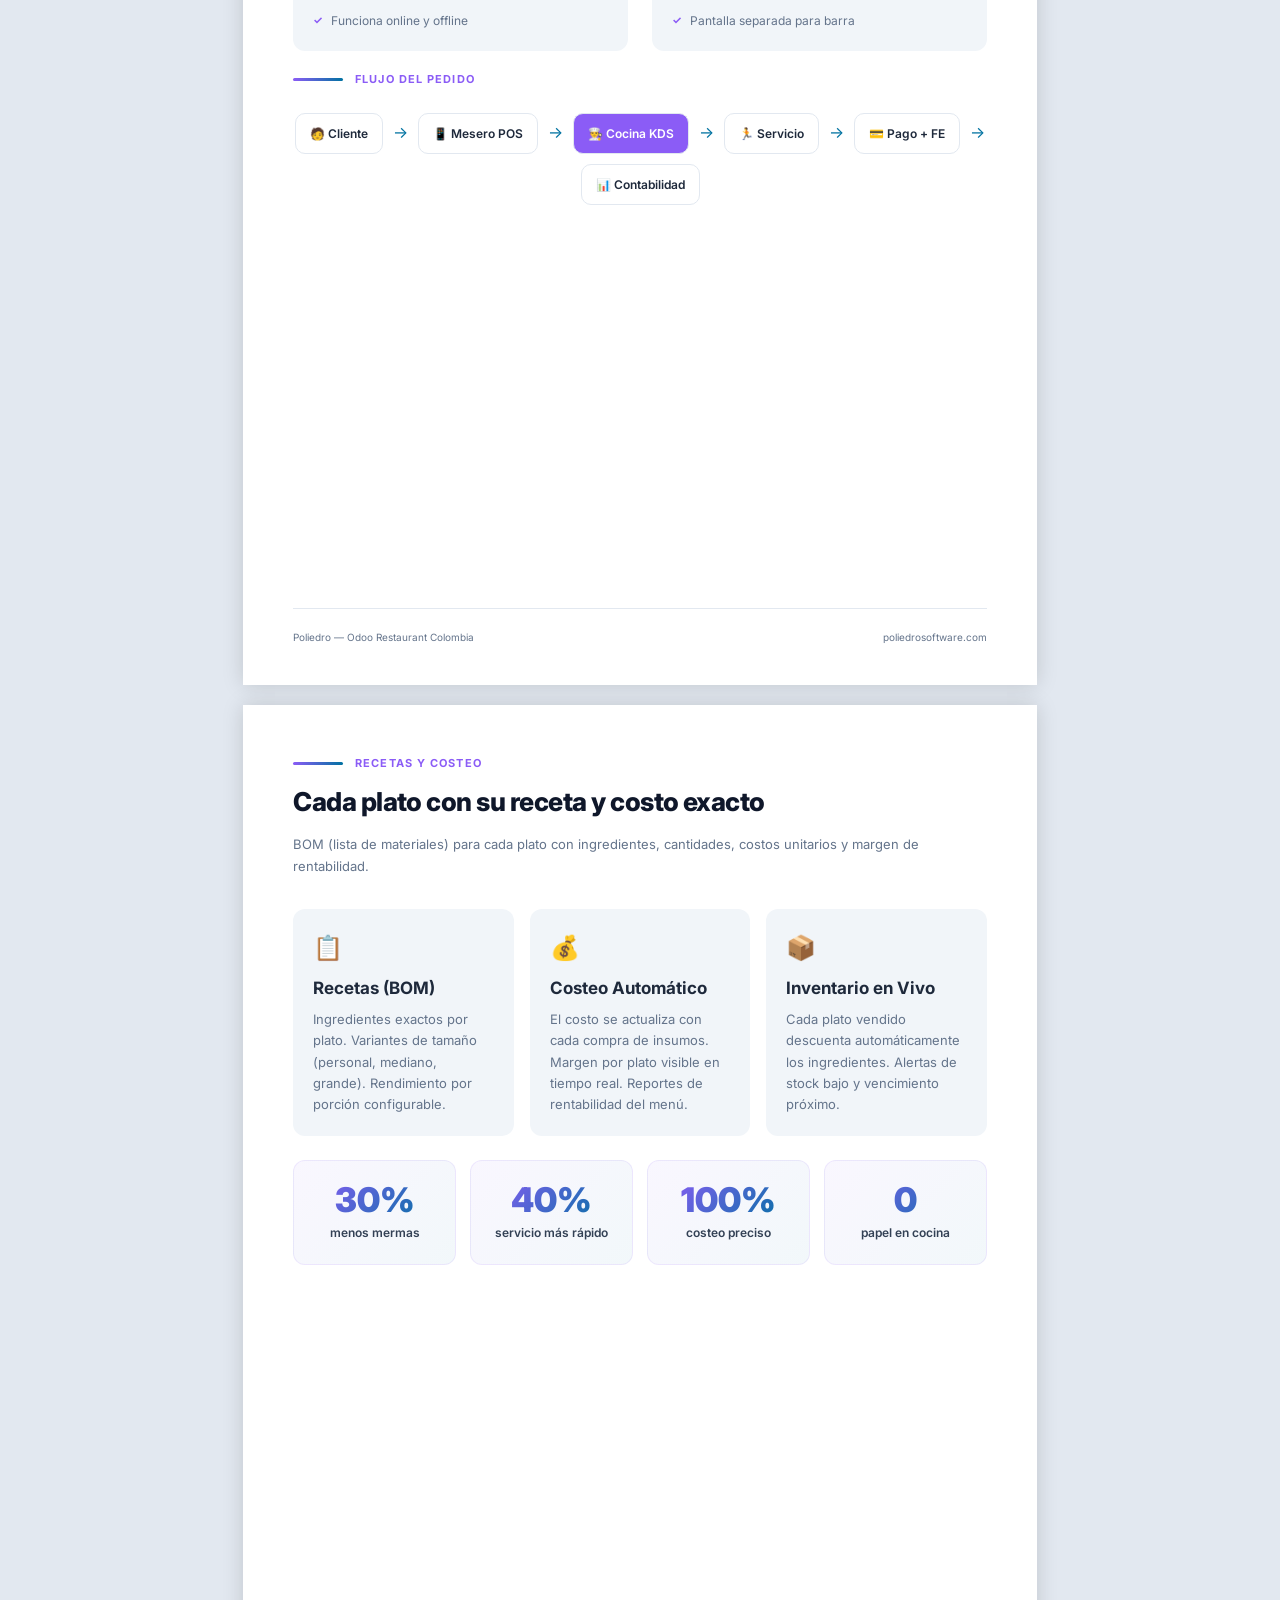
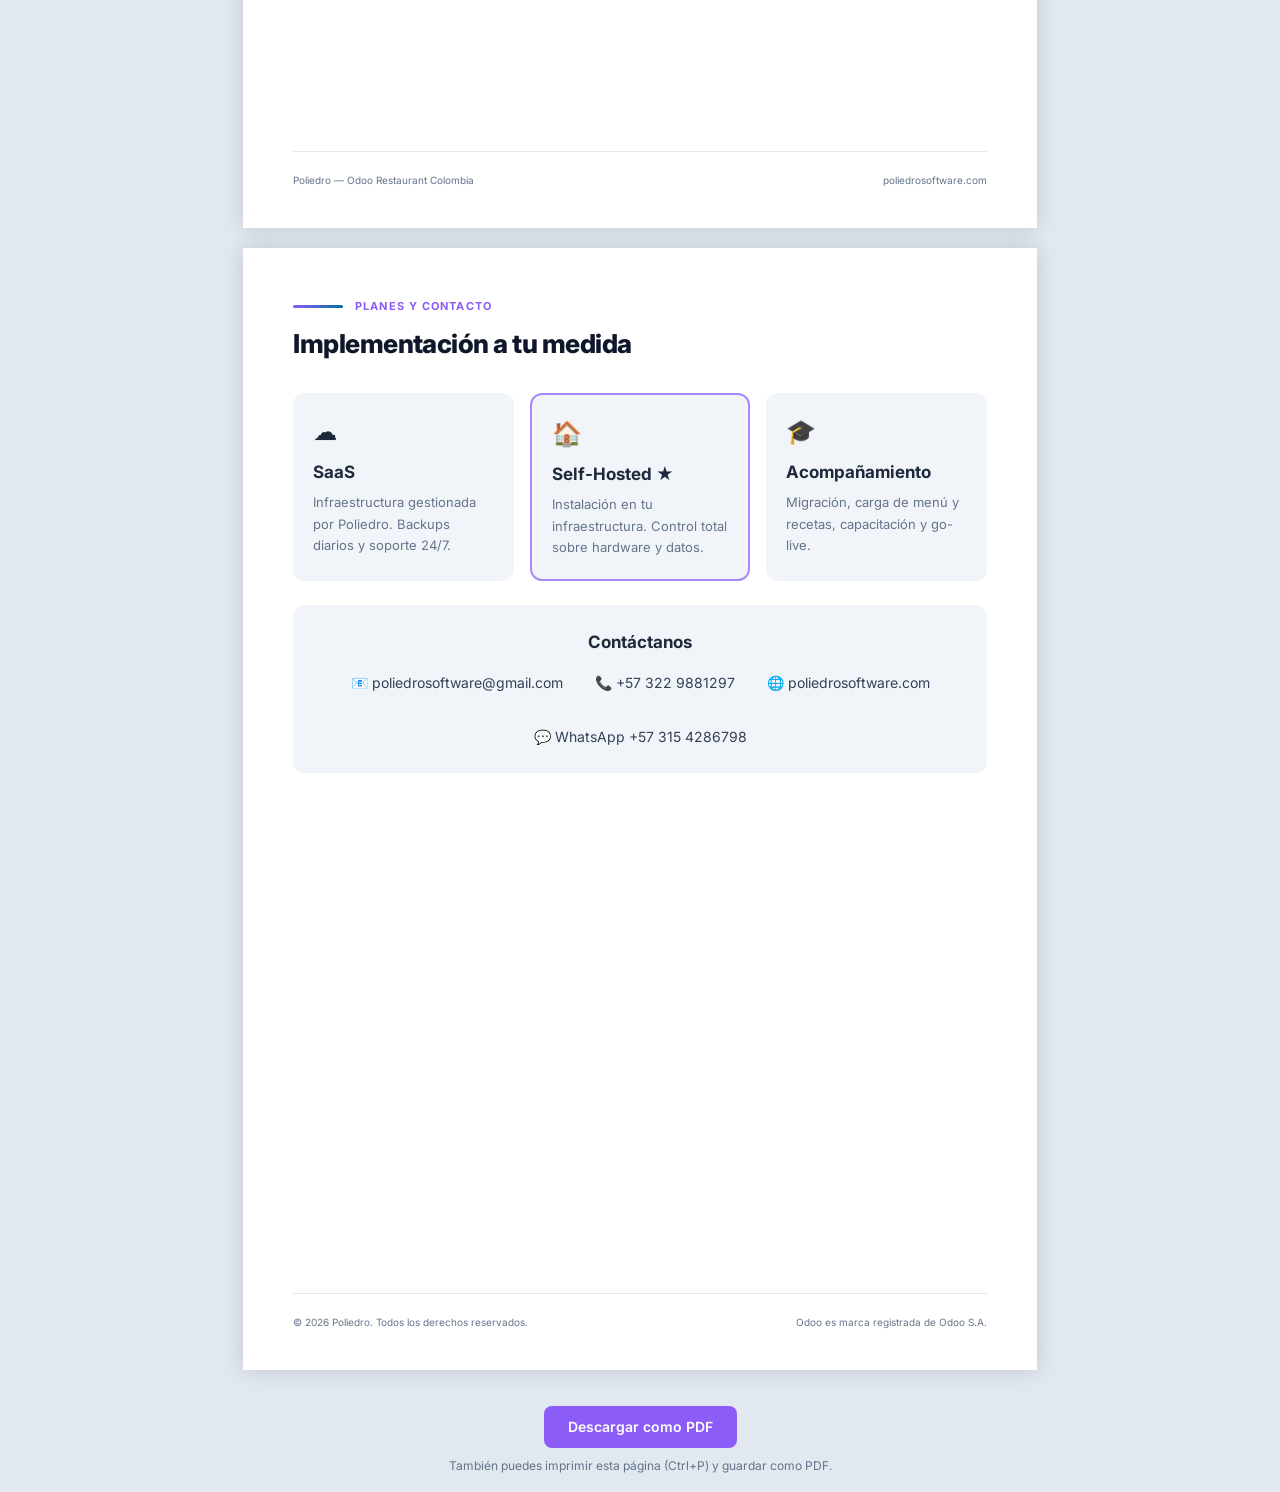
<file: odoo-restaurante/brochure.html>
<!DOCTYPE html>
<html lang="es">
<head>
  <meta charset="UTF-8">
  <meta name="viewport" content="width=device-width, initial-scale=1.0">
  <title>Brochure Odoo Restaurant Colombia — Poliedro</title>
  <link rel="preconnect" href="https://fonts.googleapis.com">
  <link rel="preconnect" href="https://fonts.gstatic.com" crossorigin>
  <link href="https://fonts.googleapis.com/css2?family=Inter:wght@400;500;600;700;800;900&display=swap" rel="stylesheet">
  <style>
    *, *::before, *::after { margin: 0; padding: 0; box-sizing: border-box; }
    :root {
      --primary: #8b5cf6; --primary-dark: #6d28d9; --poliedro: #0072a1;
      --navy: #183146; --navy-dark: #0f1e2d; --gray-100: #f1f5f9; --gray-200: #e2e8f0;
      --gray-500: #64748b; --gray-700: #334155; --gray-800: #1e293b; --gray-900: #0f172a; --white: #ffffff;
    }
    body { font-family: 'Inter', system-ui, sans-serif; color: var(--gray-800); line-height: 1.6; background: var(--white); }
    .page { width: 210mm; min-height: 297mm; margin: 0 auto; padding: 0; position: relative; page-break-after: always; }
    @media print { body { background: white; } .page { box-shadow: none; margin: 0; width: auto; min-height: auto; } .no-print { display: none; } }
    @media screen { body { background: #e2e8f0; } .page { background: white; box-shadow: 0 0 20px rgba(0,0,0,0.15); margin: 20px auto; } }
    .cover { background: linear-gradient(135deg, var(--navy-dark) 0%, #1a0a3e 40%, var(--primary-dark) 100%); color: var(--white); display: flex; flex-direction: column; justify-content: center; padding: 60px 50px; position: relative; overflow: hidden; }
    .cover::before { content: ''; position: absolute; inset: 0; background: radial-gradient(ellipse at 20% 50%, rgba(139,92,246,0.25) 0%, transparent 60%), radial-gradient(ellipse at 80% 30%, rgba(0,114,161,0.2) 0%, transparent 60%); }
    .cover-content { position: relative; z-index: 1; }
    .cover-logo { height: 55px; width: auto; margin-bottom: 60px; filter: brightness(0) invert(1); }
    .cover-badge { display: inline-block; background: rgba(255,255,255,0.12); border: 1px solid rgba(255,255,255,0.2); padding: 6px 20px; border-radius: 50px; font-size: 13px; font-weight: 500; margin-bottom: 24px; letter-spacing: 0.03em; }
    .cover h1 { font-size: 42px; font-weight: 900; line-height: 1.1; margin-bottom: 20px; letter-spacing: -0.03em; }
    .cover h1 span { background: linear-gradient(135deg, #a78bfa, #c4b5fd); -webkit-background-clip: text; -webkit-text-fill-color: transparent; background-clip: text; }
    .cover p { font-size: 17px; opacity: 0.8; line-height: 1.7; max-width: 500px; margin-bottom: 40px; }
    .cover-modules { display: grid; grid-template-columns: repeat(4, 1fr); gap: 16px; margin-top: 20px; }
    .cover-mod { padding: 14px; background: rgba(255,255,255,0.07); border-radius: 10px; border: 1px solid rgba(255,255,255,0.1); text-align: center; }
    .cover-mod-icon { font-size: 26px; margin-bottom: 6px; }
    .cover-mod-label { font-size: 11px; font-weight: 600; opacity: 0.85; }
    .inner { padding: 50px 50px 40px; display: flex; flex-direction: column; position: relative; }
    .inner-header { display: flex; align-items: center; gap: 12px; margin-bottom: 8px; }
    .inner-header-line { width: 50px; height: 3px; background: linear-gradient(90deg, var(--primary), var(--poliedro)); border-radius: 2px; }
    .inner-header span { font-size: 11px; font-weight: 700; text-transform: uppercase; letter-spacing: 0.1em; color: var(--primary); }
    .inner h2 { font-size: 26px; font-weight: 800; color: var(--gray-900); margin-bottom: 12px; letter-spacing: -0.02em; }
    .inner h3 { font-size: 17px; font-weight: 700; color: var(--gray-800); margin-bottom: 6px; }
    .inner p, .inner li { font-size: 13px; color: var(--gray-500); line-height: 1.65; }
    .inner-grid-2 { display: grid; grid-template-columns: 1fr 1fr; gap: 24px; margin-top: 16px; }
    .inner-grid-3 { display: grid; grid-template-columns: 1fr 1fr 1fr; gap: 16px; margin-top: 16px; }
    .inner-card { background: var(--gray-100); border-radius: 12px; padding: 20px; }
    .inner-card-icon { font-size: 24px; margin-bottom: 8px; }
    .feature-list { list-style: none; display: flex; flex-direction: column; gap: 8px; margin-top: 12px; }
    .feature-list li { padding-left: 18px; position: relative; font-size: 12px; }
    .feature-list li::before { content: '✓'; position: absolute; left: 0; color: var(--primary); font-weight: 700; font-size: 11px; }
    .flow-steps { display: flex; align-items: center; justify-content: center; gap: 10px; margin: 16px 0; flex-wrap: wrap; }
    .flow-step { background: white; border: 1px solid var(--gray-200); border-radius: 10px; padding: 10px 14px; text-align: center; font-size: 12px; font-weight: 600; }
    .flow-arrow { font-size: 16px; color: var(--poliedro); }
    .benefits-row { display: grid; grid-template-columns: repeat(4, 1fr); gap: 14px; margin-top: 20px; }
    .benefit-box { background: linear-gradient(135deg, rgba(139,92,246,0.05) 0%, rgba(0,114,161,0.05) 100%); border-radius: 12px; padding: 22px 14px; text-align: center; border: 1px solid rgba(139,92,246,0.1); }
    .benefit-number { font-size: 34px; font-weight: 900; background: linear-gradient(135deg, var(--primary), var(--poliedro)); -webkit-background-clip: text; -webkit-text-fill-color: transparent; background-clip: text; line-height: 1; margin-bottom: 6px; }
    .benefit-label { font-size: 12px; font-weight: 600; color: var(--gray-700); }
    .contact-section { background: var(--gray-100); border-radius: 12px; padding: 24px; margin-top: 24px; }
    .contact-row { display: flex; gap: 32px; justify-content: center; flex-wrap: wrap; }
    .contact-item { display: flex; align-items: center; gap: 8px; font-size: 14px; color: var(--gray-700); }
    .page-footer { margin-top: auto; padding-top: 20px; border-top: 1px solid var(--gray-200); display: flex; justify-content: space-between; font-size: 10px; color: var(--gray-500); }
    .download-bar { text-align: center; padding: 16px; }
    .download-btn { display: inline-flex; align-items: center; gap: 6px; background: var(--primary); color: white; text-decoration: none; padding: 10px 24px; border-radius: 8px; font-weight: 600; font-size: 14px; cursor: pointer; }
  </style>
</head>
<body>

  <div class="page cover">
    <div class="cover-content">
      <img src="logo_poliedro.png" alt="Poliedro" class="cover-logo">
      <div class="cover-badge">Odoo Restaurant Colombia</div>
      <h1>El ERP que transforma tu restaurante:<br><span>del salón a la cocina</span> en tiempo real</h1>
      <p>POS táctil con gestión de mesas, Kitchen Display para la cocina, control de inventario de ingredientes, recetas, costeo de platos y facturación electrónica DIAN.</p>
      <div class="cover-modules">
        <div class="cover-mod"><div class="cover-mod-icon">🍽️</div><div class="cover-mod-label">POS Restaurant</div></div>
        <div class="cover-mod"><div class="cover-mod-icon">👨‍🍳</div><div class="cover-mod-label">Kitchen Display</div></div>
        <div class="cover-mod"><div class="cover-mod-icon">📦</div><div class="cover-mod-label">Inventario</div></div>
        <div class="cover-mod"><div class="cover-mod-icon">📊</div><div class="cover-mod-label">Contabilidad</div></div>
      </div>
    </div>
  </div>

  <div class="page inner">
    <div class="inner-header"><div class="inner-header-line"></div><span>POS Restaurant</span></div>
    <h2>Gestión visual del salón y las mesas</h2>
    <p style="margin-bottom:16px;">Plano de mesas personalizable, órdenes en tablet para meseros, división de cuenta, propinas y múltiples métodos de pago.</p>
    <div class="inner-grid-2">
      <div class="inner-card">
        <div class="inner-card-icon">🍽️</div>
        <h3>POS Táctil</h3>
        <ul class="feature-list">
          <li>Plano de mesas arrastrable y personalizable</li>
          <li>Cambio de mesa en un clic</li>
          <li>División de cuenta por persona o plato</li>
          <li>Propina configurable (% o valor fijo)</li>
          <li>Múltiples métodos de pago</li>
          <li>Funciona online y offline</li>
        </ul>
      </div>
      <div class="inner-card">
        <div class="inner-card-icon">👨‍🍳</div>
        <h3>Kitchen Display (KDS)</h3>
        <ul class="feature-list">
          <li>Órdenes priorizadas por tiempo</li>
          <li>Colores por urgencia en pantalla</li>
          <li>Notas de cocina y modificadores</li>
          <li>Sonido de alerta por demora</li>
          <li>Marcar platos como listos</li>
          <li>Pantalla separada para barra</li>
        </ul>
      </div>
    </div>
    <div class="inner-header" style="margin-top:20px;"><div class="inner-header-line"></div><span>Flujo del Pedido</span></div>
    <div class="flow-steps">
      <div class="flow-step">🧑 Cliente</div><div class="flow-arrow">→</div>
      <div class="flow-step">📱 Mesero POS</div><div class="flow-arrow">→</div>
      <div class="flow-step" style="background:var(--primary);color:white;">👨‍🍳 Cocina KDS</div><div class="flow-arrow">→</div>
      <div class="flow-step">🏃 Servicio</div><div class="flow-arrow">→</div>
      <div class="flow-step">💳 Pago + FE</div><div class="flow-arrow">→</div>
      <div class="flow-step">📊 Contabilidad</div>
    </div>
    <div class="page-footer"><span>Poliedro — Odoo Restaurant Colombia</span><span>poliedrosoftware.com</span></div>
  </div>

  <div class="page inner">
    <div class="inner-header"><div class="inner-header-line"></div><span>Recetas y Costeo</span></div>
    <h2>Cada plato con su receta y costo exacto</h2>
    <p style="margin-bottom:16px;">BOM (lista de materiales) para cada plato con ingredientes, cantidades, costos unitarios y margen de rentabilidad.</p>
    <div class="inner-grid-3">
      <div class="inner-card"><div class="inner-card-icon">📋</div><h3>Recetas (BOM)</h3><p>Ingredientes exactos por plato. Variantes de tamaño (personal, mediano, grande). Rendimiento por porción configurable.</p></div>
      <div class="inner-card"><div class="inner-card-icon">💰</div><h3>Costeo Automático</h3><p>El costo se actualiza con cada compra de insumos. Margen por plato visible en tiempo real. Reportes de rentabilidad del menú.</p></div>
      <div class="inner-card"><div class="inner-card-icon">📦</div><h3>Inventario en Vivo</h3><p>Cada plato vendido descuenta automáticamente los ingredientes. Alertas de stock bajo y vencimiento próximo.</p></div>
    </div>
    <div class="benefits-row" style="margin-top:24px;">
      <div class="benefit-box"><div class="benefit-number">30%</div><div class="benefit-label">menos mermas</div></div>
      <div class="benefit-box"><div class="benefit-number">40%</div><div class="benefit-label">servicio más rápido</div></div>
      <div class="benefit-box"><div class="benefit-number">100%</div><div class="benefit-label">costeo preciso</div></div>
      <div class="benefit-box"><div class="benefit-number">0</div><div class="benefit-label">papel en cocina</div></div>
    </div>
    <div class="page-footer"><span>Poliedro — Odoo Restaurant Colombia</span><span>poliedrosoftware.com</span></div>
  </div>

  <div class="page inner">
    <div class="inner-header"><div class="inner-header-line"></div><span>Planes y Contacto</span></div>
    <h2>Implementación a tu medida</h2>
    <div class="inner-grid-3">
      <div class="inner-card"><div class="inner-card-icon">☁️</div><h3>SaaS</h3><p>Infraestructura gestionada por Poliedro. Backups diarios y soporte 24/7.</p></div>
      <div class="inner-card" style="border:2px solid #a78bfa;"><div class="inner-card-icon">🏠</div><h3>Self-Hosted ★</h3><p>Instalación en tu infraestructura. Control total sobre hardware y datos.</p></div>
      <div class="inner-card"><div class="inner-card-icon">🎓</div><h3>Acompañamiento</h3><p>Migración, carga de menú y recetas, capacitación y go-live.</p></div>
    </div>
    <div class="contact-section">
      <h3 style="text-align:center;margin-bottom:16px;">Contáctanos</h3>
      <div class="contact-row">
        <div class="contact-item">📧 poliedrosoftware@gmail.com</div>
        <div class="contact-item">📞 +57 322 9881297</div>
        <div class="contact-item">🌐 poliedrosoftware.com</div>
        <div class="contact-item">💬 WhatsApp +57 315 4286798</div>
      </div>
    </div>
    <div class="page-footer"><span>&copy; 2026 Poliedro. Todos los derechos reservados.</span><span>Odoo es marca registrada de Odoo S.A.</span></div>
  </div>

  <div class="download-bar no-print">
    <a href="brochure.html" download class="download-btn">Descargar como PDF</a>
    <p style="margin-top:8px;font-size:12px;color:var(--gray-500);">También puedes imprimir esta página (Ctrl+P) y guardar como PDF.</p>
  </div>

</body>
</html>
</file>
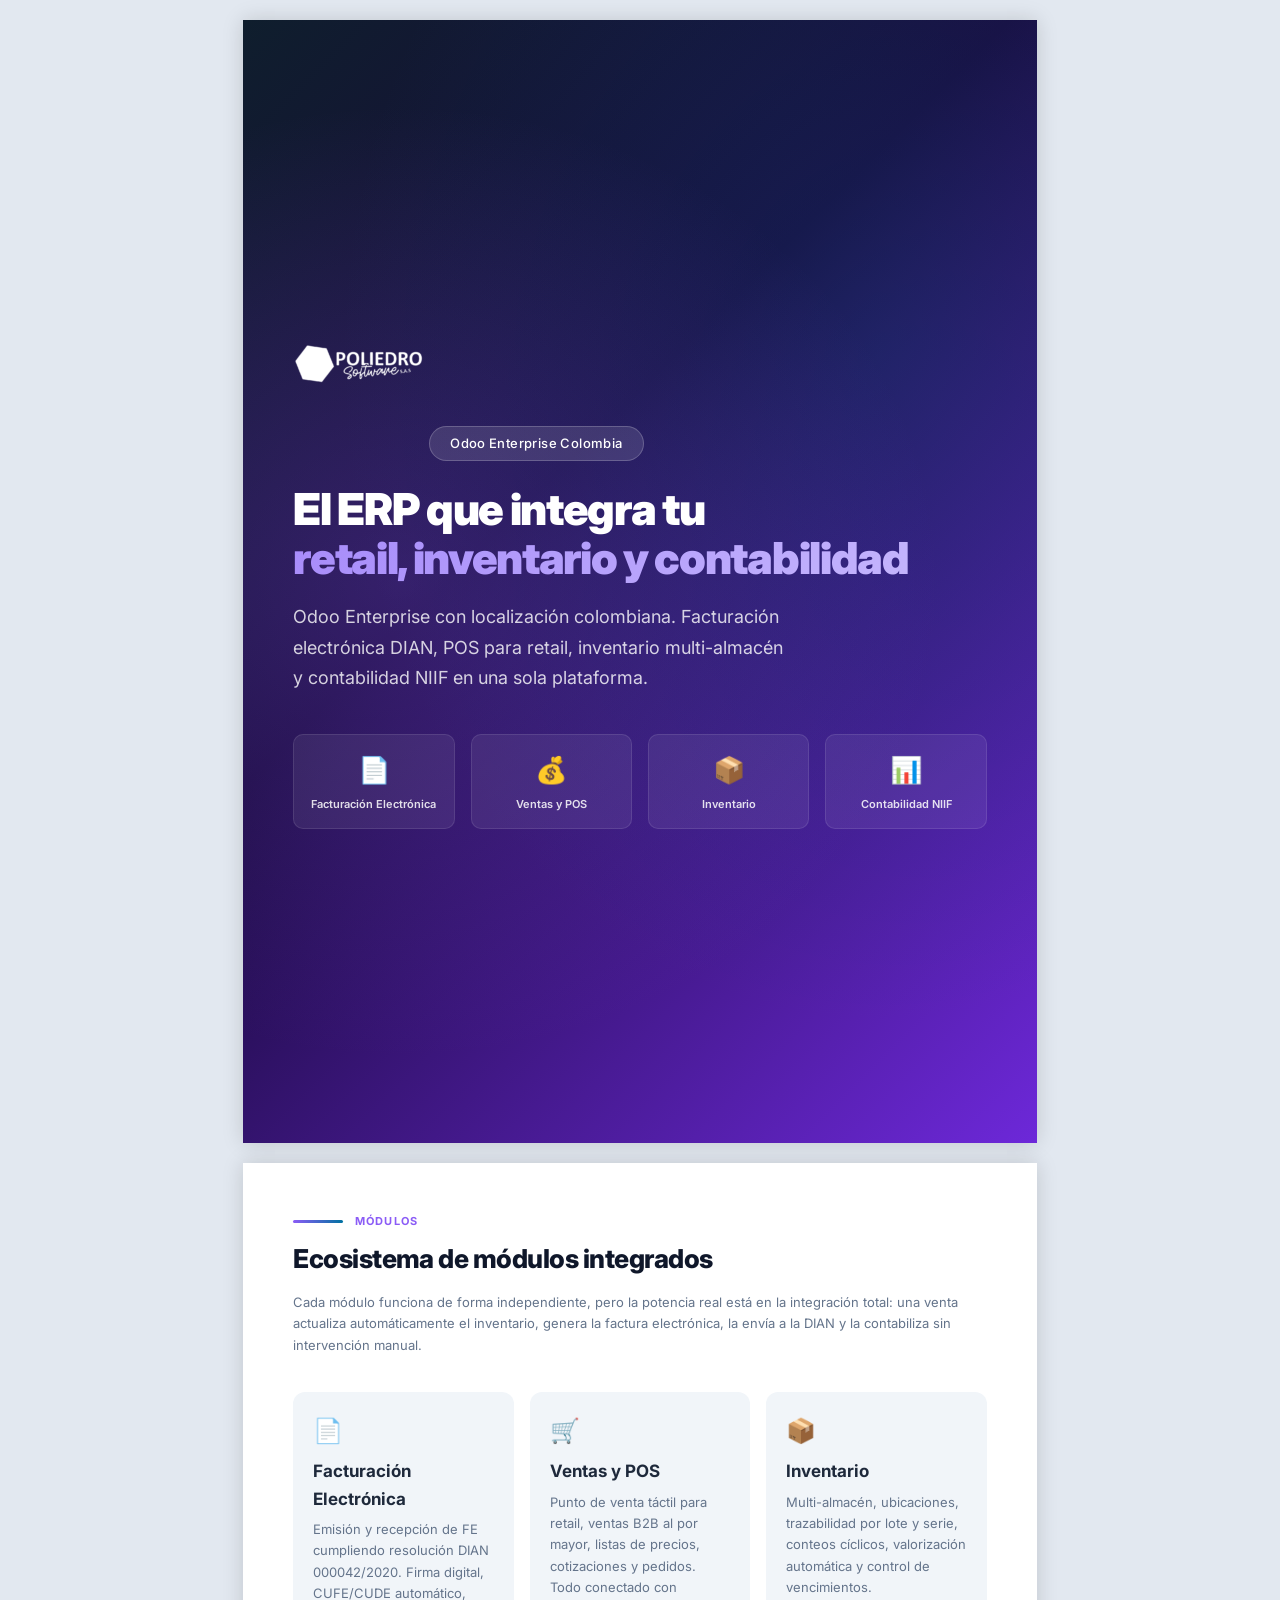
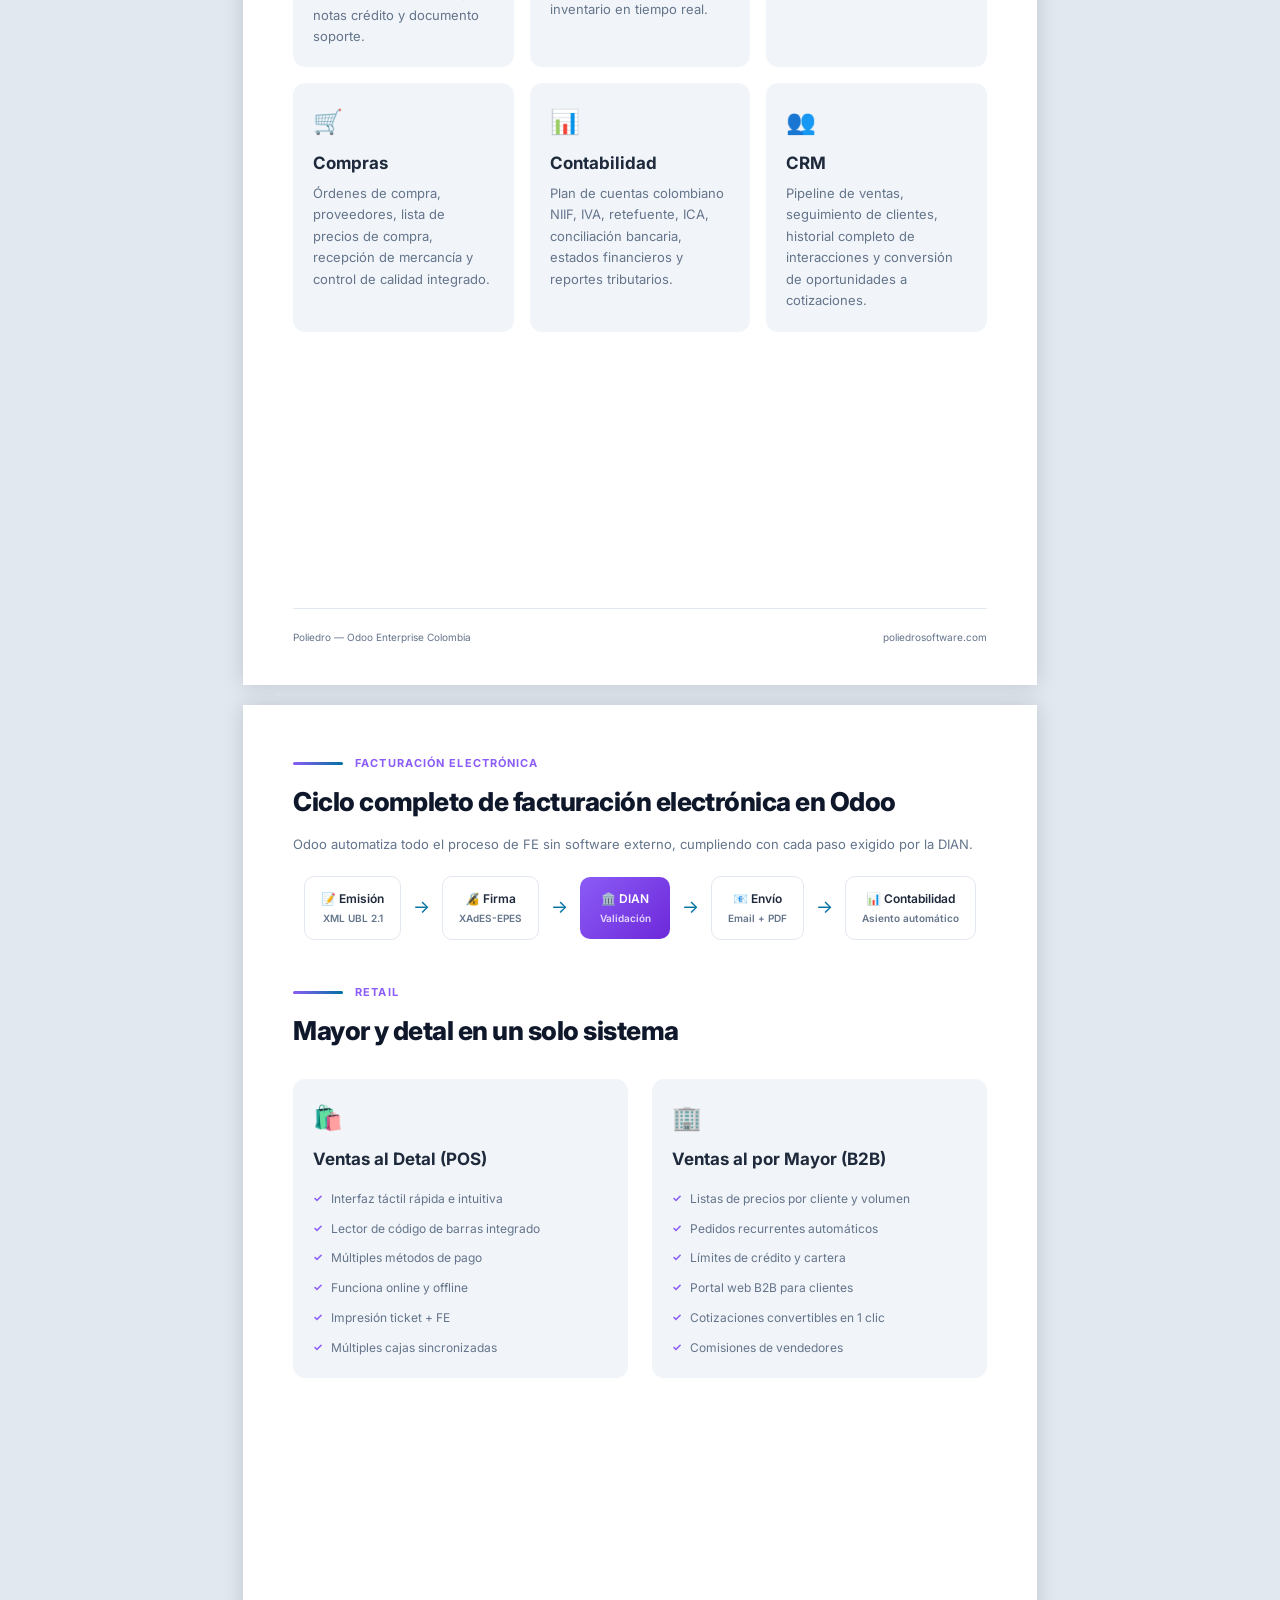
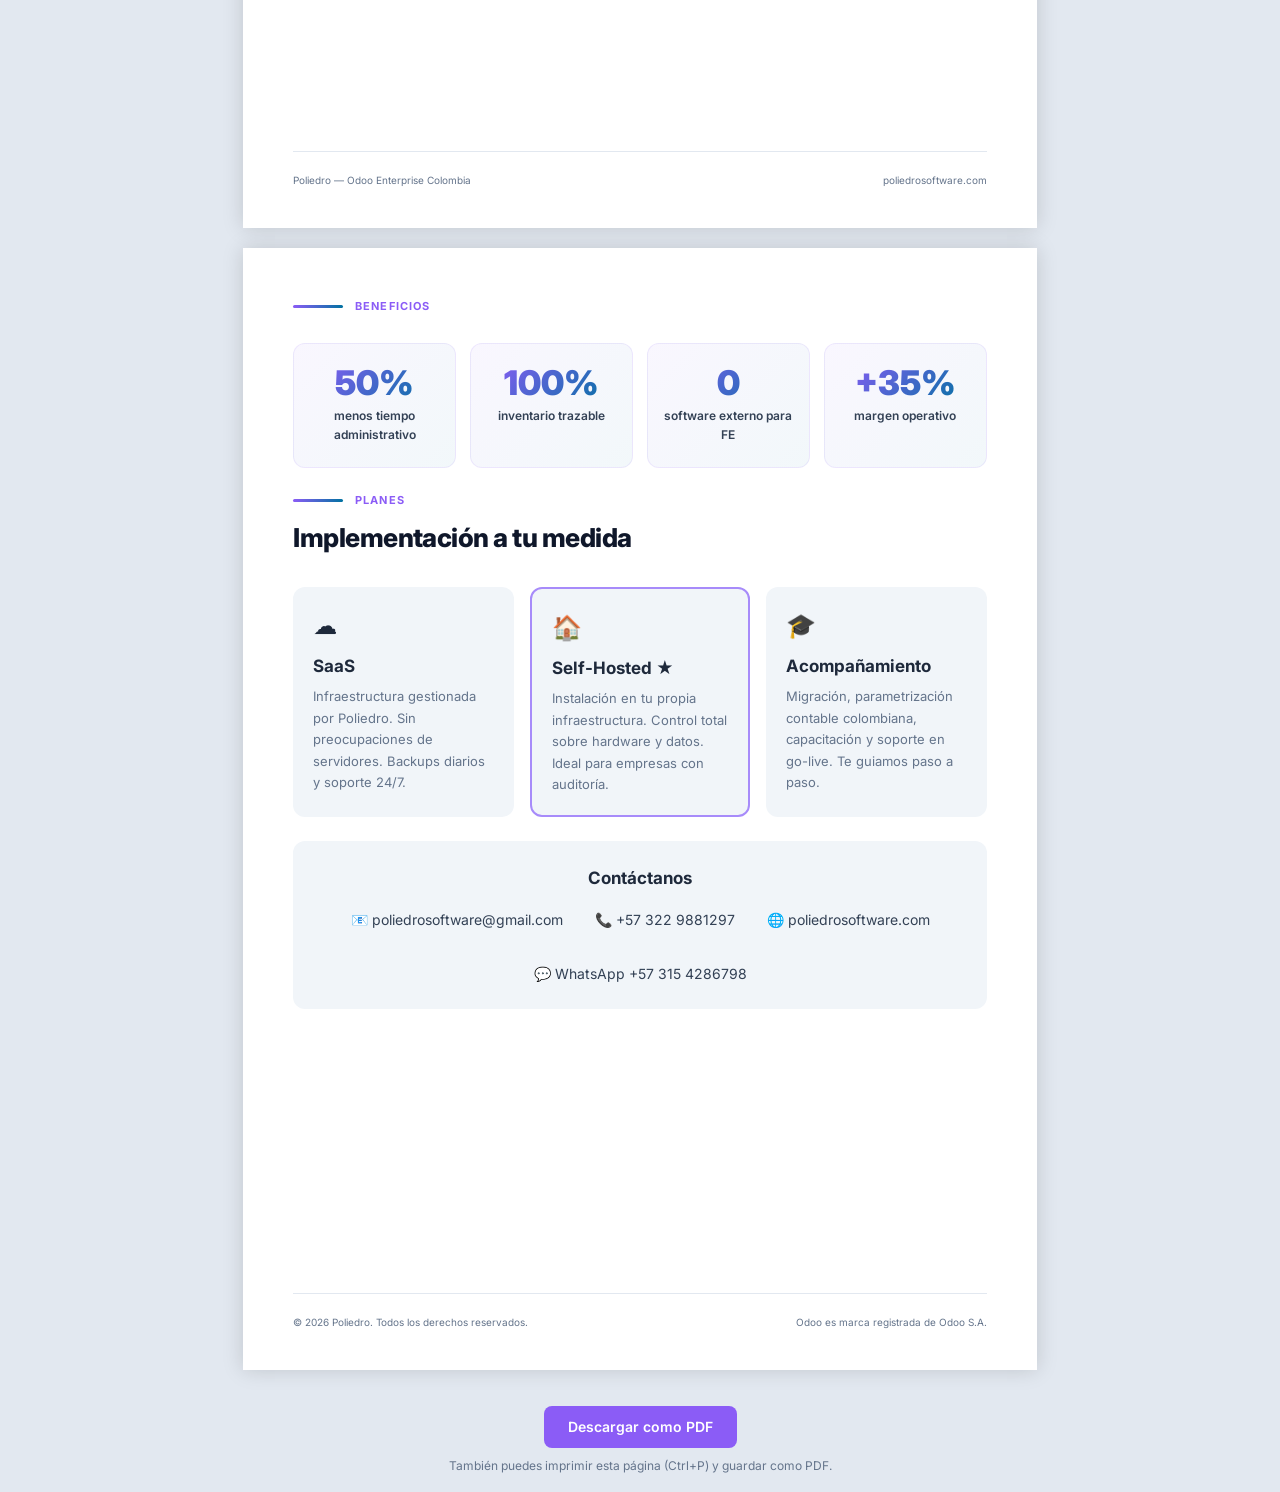
<file: odoo/brochure.html>
<!DOCTYPE html>
<html lang="es">
<head>
  <meta charset="UTF-8">
  <meta name="viewport" content="width=device-width, initial-scale=1.0">
  <title>Brochure Odoo Enterprise Colombia — Poliedro</title>
  <link rel="preconnect" href="https://fonts.googleapis.com">
  <link rel="preconnect" href="https://fonts.gstatic.com" crossorigin>
  <link href="https://fonts.googleapis.com/css2?family=Inter:wght@400;500;600;700;800;900&display=swap" rel="stylesheet">
  <style>
    *, *::before, *::after { margin: 0; padding: 0; box-sizing: border-box; }

    :root {
      --primary: #8b5cf6;
      --primary-dark: #6d28d9;
      --poliedro: #0072a1;
      --navy: #183146;
      --navy-dark: #0f1e2d;
      --gray-100: #f1f5f9;
      --gray-200: #e2e8f0;
      --gray-500: #64748b;
      --gray-700: #334155;
      --gray-800: #1e293b;
      --gray-900: #0f172a;
      --white: #ffffff;
    }

    body {
      font-family: 'Inter', system-ui, -apple-system, sans-serif;
      color: var(--gray-800);
      line-height: 1.6;
      background: var(--white);
    }

    .page {
      width: 210mm;
      min-height: 297mm;
      margin: 0 auto;
      padding: 0;
      position: relative;
      page-break-after: always;
    }

    @media print {
      body { background: white; }
      .page { box-shadow: none; margin: 0; width: auto; min-height: auto; }
      .no-print { display: none; }
    }

    @media screen {
      body { background: #e2e8f0; }
      .page {
        background: white;
        box-shadow: 0 0 20px rgba(0,0,0,0.15);
        margin: 20px auto;
      }
    }

    .cover {
      background: linear-gradient(135deg, var(--navy-dark) 0%, #1a0a3e 40%, var(--primary-dark) 100%);
      color: var(--white);
      display: flex;
      flex-direction: column;
      justify-content: center;
      padding: 60px 50px;
      position: relative;
      overflow: hidden;
    }

    .cover::before {
      content: '';
      position: absolute;
      inset: 0;
      background:
        radial-gradient(ellipse at 20% 50%, rgba(139,92,246,0.25) 0%, transparent 60%),
        radial-gradient(ellipse at 80% 30%, rgba(0,114,161,0.2) 0%, transparent 60%);
    }

    .cover-content { position: relative; z-index: 1; }

    .cover-logo { height: 55px; width: auto; margin-bottom: 60px; filter: brightness(0) invert(1); }

    .cover-badge {
      display: inline-block;
      background: rgba(255,255,255,0.12);
      border: 1px solid rgba(255,255,255,0.2);
      padding: 6px 20px;
      border-radius: 50px;
      font-size: 13px;
      font-weight: 500;
      margin-bottom: 24px;
      letter-spacing: 0.03em;
    }

    .cover h1 {
      font-size: 44px;
      font-weight: 900;
      line-height: 1.1;
      margin-bottom: 20px;
      letter-spacing: -0.03em;
    }

    .cover h1 span {
      background: linear-gradient(135deg, #a78bfa, #c4b5fd);
      -webkit-background-clip: text;
      -webkit-text-fill-color: transparent;
      background-clip: text;
    }

    .cover p {
      font-size: 18px;
      opacity: 0.8;
      line-height: 1.7;
      max-width: 500px;
      margin-bottom: 40px;
    }

    .cover-modules {
      display: grid;
      grid-template-columns: repeat(4, 1fr);
      gap: 16px;
      margin-top: 20px;
    }

    .cover-mod {
      padding: 14px;
      background: rgba(255,255,255,0.07);
      border-radius: 10px;
      border: 1px solid rgba(255,255,255,0.1);
      text-align: center;
    }

    .cover-mod-icon { font-size: 26px; margin-bottom: 6px; }
    .cover-mod-label { font-size: 11px; font-weight: 600; opacity: 0.85; }

    .inner {
      padding: 50px 50px 40px;
      display: flex;
      flex-direction: column;
      position: relative;
    }

    .inner-header {
      display: flex;
      align-items: center;
      gap: 12px;
      margin-bottom: 8px;
    }

    .inner-header-line {
      width: 50px;
      height: 3px;
      background: linear-gradient(90deg, var(--primary), var(--poliedro));
      border-radius: 2px;
    }

    .inner-header span {
      font-size: 11px;
      font-weight: 700;
      text-transform: uppercase;
      letter-spacing: 0.1em;
      color: var(--primary);
    }

    .inner h2 {
      font-size: 26px;
      font-weight: 800;
      color: var(--gray-900);
      margin-bottom: 12px;
      letter-spacing: -0.02em;
    }

    .inner h3 {
      font-size: 17px;
      font-weight: 700;
      color: var(--gray-800);
      margin-bottom: 6px;
    }

    .inner p, .inner li {
      font-size: 13px;
      color: var(--gray-500);
      line-height: 1.65;
    }

    .inner-grid-2 {
      display: grid;
      grid-template-columns: 1fr 1fr;
      gap: 24px;
      margin-top: 16px;
    }

    .inner-grid-3 {
      display: grid;
      grid-template-columns: 1fr 1fr 1fr;
      gap: 16px;
      margin-top: 16px;
    }

    .inner-card {
      background: var(--gray-100);
      border-radius: 12px;
      padding: 20px;
    }

    .inner-card-icon { font-size: 24px; margin-bottom: 8px; }

    .feature-list {
      list-style: none;
      display: grid;
      grid-template-columns: 1fr 1fr;
      gap: 10px;
      margin-top: 16px;
    }

    .feature-list li {
      padding-left: 18px;
      position: relative;
      font-size: 12px;
    }

    .feature-list li::before {
      content: '✓';
      position: absolute;
      left: 0;
      color: var(--primary);
      font-weight: 700;
      font-size: 11px;
    }

    .benefits-row {
      display: grid;
      grid-template-columns: repeat(4, 1fr);
      gap: 14px;
      margin-top: 20px;
    }

    .benefit-box {
      background: linear-gradient(135deg, rgba(139,92,246,0.05) 0%, rgba(0,114,161,0.05) 100%);
      border-radius: 12px;
      padding: 22px 14px;
      text-align: center;
      border: 1px solid rgba(139,92,246,0.1);
    }

    .benefit-number {
      font-size: 34px;
      font-weight: 900;
      background: linear-gradient(135deg, var(--primary), var(--poliedro));
      -webkit-background-clip: text;
      -webkit-text-fill-color: transparent;
      background-clip: text;
      line-height: 1;
      margin-bottom: 6px;
    }

    .benefit-label {
      font-size: 12px;
      font-weight: 600;
      color: var(--gray-700);
    }

    .fe-flow {
      display: flex;
      align-items: center;
      justify-content: center;
      gap: 12px;
      margin: 20px 0;
      flex-wrap: wrap;
    }

    .fe-node {
      background: white;
      border: 1px solid var(--gray-200);
      border-radius: 10px;
      padding: 12px 16px;
      text-align: center;
      min-width: 90px;
      font-size: 12px;
      font-weight: 600;
    }

    .fe-node-dian {
      background: linear-gradient(135deg, var(--primary), var(--primary-dark));
      color: white;
      border: none;
    }

    .fe-arrow { font-size: 18px; color: var(--poliedro); }

    .contact-section {
      background: var(--gray-100);
      border-radius: 12px;
      padding: 24px;
      margin-top: 24px;
    }

    .contact-row {
      display: flex;
      gap: 32px;
      justify-content: center;
      flex-wrap: wrap;
    }

    .contact-item {
      display: flex;
      align-items: center;
      gap: 8px;
      font-size: 14px;
      color: var(--gray-700);
    }

    .page-footer {
      margin-top: auto;
      padding-top: 20px;
      border-top: 1px solid var(--gray-200);
      display: flex;
      justify-content: space-between;
      font-size: 10px;
      color: var(--gray-500);
    }

    .download-bar {
      text-align: center;
      padding: 16px;
    }

    .download-btn {
      display: inline-flex;
      align-items: center;
      gap: 6px;
      background: var(--primary);
      color: white;
      text-decoration: none;
      padding: 10px 24px;
      border-radius: 8px;
      font-weight: 600;
      font-size: 14px;
      cursor: pointer;
    }
  </style>
</head>
<body>

  <!-- PORTADA -->
  <div class="page cover">
    <div class="cover-content">
      <img src="logo_poliedro.png" alt="Poliedro" class="cover-logo">
      <div class="cover-badge">Odoo Enterprise Colombia</div>
      <h1>El ERP que integra tu<br><span>retail, inventario y contabilidad</span></h1>
      <p>Odoo Enterprise con localización colombiana. Facturación electrónica DIAN, POS para retail, inventario multi-almacén y contabilidad NIIF en una sola plataforma.</p>
      <div class="cover-modules">
        <div class="cover-mod">
          <div class="cover-mod-icon">📄</div>
          <div class="cover-mod-label">Facturación Electrónica</div>
        </div>
        <div class="cover-mod">
          <div class="cover-mod-icon">💰</div>
          <div class="cover-mod-label">Ventas y POS</div>
        </div>
        <div class="cover-mod">
          <div class="cover-mod-icon">📦</div>
          <div class="cover-mod-label">Inventario</div>
        </div>
        <div class="cover-mod">
          <div class="cover-mod-icon">📊</div>
          <div class="cover-mod-label">Contabilidad NIIF</div>
        </div>
      </div>
    </div>
  </div>

  <!-- PÁGINA 2: Módulos -->
  <div class="page inner">
    <div class="inner-header"><div class="inner-header-line"></div><span>Módulos</span></div>
    <h2>Ecosistema de módulos integrados</h2>
    <p style="margin-bottom:20px;">Cada módulo funciona de forma independiente, pero la potencia real está en la integración total: una venta actualiza automáticamente el inventario, genera la factura electrónica, la envía a la DIAN y la contabiliza sin intervención manual.</p>

    <div class="inner-grid-3">
      <div class="inner-card">
        <div class="inner-card-icon">📄</div>
        <h3>Facturación Electrónica</h3>
        <p>Emisión y recepción de FE cumpliendo resolución DIAN 000042/2020. Firma digital, CUFE/CUDE automático, notas crédito y documento soporte.</p>
      </div>
      <div class="inner-card">
        <div class="inner-card-icon">🛒</div>
        <h3>Ventas y POS</h3>
        <p>Punto de venta táctil para retail, ventas B2B al por mayor, listas de precios, cotizaciones y pedidos. Todo conectado con inventario en tiempo real.</p>
      </div>
      <div class="inner-card">
        <div class="inner-card-icon">📦</div>
        <h3>Inventario</h3>
        <p>Multi-almacén, ubicaciones, trazabilidad por lote y serie, conteos cíclicos, valorización automática y control de vencimientos.</p>
      </div>
      <div class="inner-card">
        <div class="inner-card-icon">🛒</div>
        <h3>Compras</h3>
        <p>Órdenes de compra, proveedores, lista de precios de compra, recepción de mercancía y control de calidad integrado.</p>
      </div>
      <div class="inner-card">
        <div class="inner-card-icon">📊</div>
        <h3>Contabilidad</h3>
        <p>Plan de cuentas colombiano NIIF, IVA, retefuente, ICA, conciliación bancaria, estados financieros y reportes tributarios.</p>
      </div>
      <div class="inner-card">
        <div class="inner-card-icon">👥</div>
        <h3>CRM</h3>
        <p>Pipeline de ventas, seguimiento de clientes, historial completo de interacciones y conversión de oportunidades a cotizaciones.</p>
      </div>
    </div>

    <div class="page-footer">
      <span>Poliedro — Odoo Enterprise Colombia</span>
      <span>poliedrosoftware.com</span>
    </div>
  </div>

  <!-- PÁGINA 3: FE + Retail -->
  <div class="page inner">
    <div class="inner-header"><div class="inner-header-line"></div><span>Facturación Electrónica</span></div>
    <h2>Ciclo completo de facturación electrónica en Odoo</h2>
    <p>Odoo automatiza todo el proceso de FE sin software externo, cumpliendo con cada paso exigido por la DIAN.</p>

    <div class="fe-flow">
      <div class="fe-node">📝 Emisión<br><span style="font-size:10px;color:var(--gray-500);">XML UBL 2.1</span></div>
      <div class="fe-arrow">→</div>
      <div class="fe-node">🔏 Firma<br><span style="font-size:10px;color:var(--gray-500);">XAdES-EPES</span></div>
      <div class="fe-arrow">→</div>
      <div class="fe-node fe-node-dian">🏛️ DIAN<br><span style="font-size:10px;opacity:0.8;">Validación</span></div>
      <div class="fe-arrow">→</div>
      <div class="fe-node">📧 Envío<br><span style="font-size:10px;color:var(--gray-500);">Email + PDF</span></div>
      <div class="fe-arrow">→</div>
      <div class="fe-node">📊 Contabilidad<br><span style="font-size:10px;color:var(--gray-500);">Asiento automático</span></div>
    </div>

    <div class="inner-header" style="margin-top:24px;"><div class="inner-header-line"></div><span>Retail</span></div>
    <h2>Mayor y detal en un solo sistema</h2>

    <div class="inner-grid-2">
      <div class="inner-card">
        <div class="inner-card-icon">🛍️</div>
        <h3>Ventas al Detal (POS)</h3>
        <ul class="feature-list" style="display:flex;flex-direction:column;">
          <li>Interfaz táctil rápida e intuitiva</li>
          <li>Lector de código de barras integrado</li>
          <li>Múltiples métodos de pago</li>
          <li>Funciona online y offline</li>
          <li>Impresión ticket + FE</li>
          <li>Múltiples cajas sincronizadas</li>
        </ul>
      </div>
      <div class="inner-card">
        <div class="inner-card-icon">🏢</div>
        <h3>Ventas al por Mayor (B2B)</h3>
        <ul class="feature-list" style="display:flex;flex-direction:column;">
          <li>Listas de precios por cliente y volumen</li>
          <li>Pedidos recurrentes automáticos</li>
          <li>Límites de crédito y cartera</li>
          <li>Portal web B2B para clientes</li>
          <li>Cotizaciones convertibles en 1 clic</li>
          <li>Comisiones de vendedores</li>
        </ul>
      </div>
    </div>

    <div class="page-footer">
      <span>Poliedro — Odoo Enterprise Colombia</span>
      <span>poliedrosoftware.com</span>
    </div>
  </div>

  <!-- PÁGINA 4: Planes + Contacto -->
  <div class="page inner">
    <div class="inner-header"><div class="inner-header-line"></div><span>Beneficios</span></div>
    <div class="benefits-row">
      <div class="benefit-box">
        <div class="benefit-number">50%</div>
        <div class="benefit-label">menos tiempo administrativo</div>
      </div>
      <div class="benefit-box">
        <div class="benefit-number">100%</div>
        <div class="benefit-label">inventario trazable</div>
      </div>
      <div class="benefit-box">
        <div class="benefit-number">0</div>
        <div class="benefit-label">software externo para FE</div>
      </div>
      <div class="benefit-box">
        <div class="benefit-number">+35%</div>
        <div class="benefit-label">margen operativo</div>
      </div>
    </div>

    <div class="inner-header" style="margin-top:24px;"><div class="inner-header-line"></div><span>Planes</span></div>
    <h2>Implementación a tu medida</h2>
    <div class="inner-grid-3">
      <div class="inner-card">
        <div class="inner-card-icon">☁️</div>
        <h3>SaaS</h3>
        <p>Infraestructura gestionada por Poliedro. Sin preocupaciones de servidores. Backups diarios y soporte 24/7.</p>
      </div>
      <div class="inner-card" style="border:2px solid #a78bfa;">
        <div class="inner-card-icon">🏠</div>
        <h3>Self-Hosted ★</h3>
        <p>Instalación en tu propia infraestructura. Control total sobre hardware y datos. Ideal para empresas con auditoría.</p>
      </div>
      <div class="inner-card">
        <div class="inner-card-icon">🎓</div>
        <h3>Acompañamiento</h3>
        <p>Migración, parametrización contable colombiana, capacitación y soporte en go-live. Te guiamos paso a paso.</p>
      </div>
    </div>

    <div class="contact-section">
      <h3 style="text-align:center;margin-bottom:16px;">Contáctanos</h3>
      <div class="contact-row">
        <div class="contact-item">📧 poliedrosoftware@gmail.com</div>
        <div class="contact-item">📞 +57 322 9881297</div>
        <div class="contact-item">🌐 poliedrosoftware.com</div>
        <div class="contact-item">💬 WhatsApp +57 315 4286798</div>
      </div>
    </div>

    <div class="page-footer">
      <span>&copy; 2026 Poliedro. Todos los derechos reservados.</span>
      <span>Odoo es marca registrada de Odoo S.A.</span>
    </div>
  </div>

  <div class="download-bar no-print">
    <a href="brochure.html" download class="download-btn">Descargar como PDF</a>
    <p style="margin-top:8px;font-size:12px;color:var(--gray-500);">También puedes imprimir esta página (Ctrl+P) y guardar como PDF.</p>
  </div>

</body>
</html>
</file>
<file: styles.css>
/* ===== CSS RESET & BASE ===== */
*, *::before, *::after {
  margin: 0;
  padding: 0;
  box-sizing: border-box;
}

:root {
  /* Poliedro Brand Colors (from logo) */
  --poliedro-primary: #0072a1;
  --poliedro-primary-dark: #06506d;
  --poliedro-primary-light: #2d97bf;
  --poliedro-accent: #51bbe3;
  --poliedro-accent-light: #69b8df;
  --poliedro-light: #abd1e6;
  --poliedro-navy: #183146;
  --poliedro-navy-dark: #0f1e2d;

  /* Neutral */
  --white: #ffffff;
  --gray-50: #f8fafc;
  --gray-100: #f1f5f9;
  --gray-200: #e2e8f0;
  --gray-300: #cbd5e1;
  --gray-400: #94a3b8;
  --gray-500: #64748b;
  --gray-600: #475569;
  --gray-700: #334155;
  --gray-800: #1e293b;
  --gray-900: #0f172a;

  /* Gradients */
  --gradient-primary: linear-gradient(135deg, var(--poliedro-primary) 0%, var(--poliedro-primary-light) 50%, var(--poliedro-accent) 100%);
  --gradient-dark: linear-gradient(135deg, var(--poliedro-navy-dark) 0%, var(--poliedro-navy) 50%, var(--poliedro-primary-dark) 100%);
  --gradient-light: linear-gradient(135deg, var(--poliedro-light) 0%, #c8e4f2 100%);

  /* Shadows */
  --shadow-sm: 0 1px 2px rgba(0, 0, 0, 0.05);
  --shadow-md: 0 4px 6px -1px rgba(0, 0, 0, 0.1), 0 2px 4px -2px rgba(0, 0, 0, 0.1);
  --shadow-lg: 0 10px 15px -3px rgba(0, 0, 0, 0.1), 0 4px 6px -4px rgba(0, 0, 0, 0.1);
  --shadow-xl: 0 20px 25px -5px rgba(0, 0, 0, 0.1), 0 8px 10px -6px rgba(0, 0, 0, 0.1);
  --shadow-glow: 0 0 40px rgba(0, 114, 161, 0.15);

  --radius-sm: 6px;
  --radius-md: 10px;
  --radius-lg: 16px;
  --radius-xl: 24px;

  --font: 'Inter', system-ui, -apple-system, sans-serif;
}

html {
  scroll-behavior: smooth;
  font-size: 16px;
}

body {
  font-family: var(--font);
  color: var(--gray-800);
  background: var(--white);
  line-height: 1.6;
  overflow-x: hidden;
}

/* ===== CONTAINER ===== */
.container {
  max-width: 1200px;
  margin: 0 auto;
  padding: 0 1.5rem;
}

/* ===== NAVBAR ===== */
.navbar {
  position: fixed;
  top: 0;
  left: 0;
  right: 0;
  z-index: 1000;
  padding: 0.75rem 0;
  transition: all 0.3s ease;
  background: transparent;
}

.navbar.scrolled {
  background: rgba(255, 255, 255, 0.95);
  backdrop-filter: blur(12px);
  -webkit-backdrop-filter: blur(12px);
  box-shadow: var(--shadow-md);
}

.nav-container {
  display: flex;
  align-items: center;
  justify-content: space-between;
  gap: 1.5rem;
}

.nav-logo {
  display: flex;
  align-items: center;
  text-decoration: none;
  flex-shrink: 0;
}

.nav-logo-img {
  height: 36px;
  width: auto;
  transition: opacity 0.3s;
}

.nav-links {
  display: flex;
  align-items: center;
  gap: 0.25rem;
}

.nav-link {
  color: var(--white);
  text-decoration: none;
  font-size: 0.9rem;
  font-weight: 500;
  padding: 0.5rem 0.85rem;
  border-radius: var(--radius-sm);
  transition: all 0.2s;
  opacity: 0.85;
}

.navbar.scrolled .nav-link {
  color: var(--gray-700);
}

.nav-link:hover {
  opacity: 1;
  background: rgba(255, 255, 255, 0.1);
}

.navbar.scrolled .nav-link:hover {
  background: var(--gray-100);
}

.nav-toggle {
  display: none;
  flex-direction: column;
  gap: 5px;
  background: none;
  border: none;
  cursor: pointer;
  padding: 4px;
}

.nav-toggle span {
  display: block;
  width: 24px;
  height: 2px;
  background: var(--white);
  border-radius: 2px;
  transition: all 0.3s;
}

.navbar.scrolled .nav-toggle span {
  background: var(--gray-700);
}

/* ===== BUTTONS ===== */
.btn {
  display: inline-flex;
  align-items: center;
  justify-content: center;
  gap: 0.5rem;
  font-family: var(--font);
  font-weight: 600;
  text-decoration: none;
  border: 2px solid transparent;
  border-radius: var(--radius-md);
  cursor: pointer;
  transition: all 0.3s ease;
  white-space: nowrap;
}

.btn-sm { padding: 0.5rem 1.25rem; font-size: 0.85rem; }
.btn-lg { padding: 0.9rem 2rem; font-size: 1.05rem; }

.btn-primary {
  background: var(--poliedro-primary);
  color: var(--white);
  border-color: var(--poliedro-primary);
}

.btn-primary:hover {
  background: var(--poliedro-primary-dark);
  border-color: var(--poliedro-primary-dark);
  transform: translateY(-2px);
  box-shadow: 0 8px 25px rgba(0, 114, 161, 0.35);
}

.btn-outline {
  background: transparent;
  color: var(--white);
  border-color: rgba(255, 255, 255, 0.4);
}

.btn-outline:hover {
  background: rgba(255, 255, 255, 0.1);
  border-color: var(--white);
  transform: translateY(-2px);
}

.btn-white {
  background: var(--white);
  color: var(--poliedro-primary);
}

.btn-white:hover {
  background: var(--gray-100);
  transform: translateY(-2px);
  box-shadow: 0 8px 25px rgba(0, 0, 0, 0.15);
}

.btn-outline-white {
  background: transparent;
  color: var(--white);
  border-color: rgba(255, 255, 255, 0.5);
}

.btn-outline-white:hover {
  background: rgba(255, 255, 255, 0.1);
  border-color: var(--white);
  transform: translateY(-2px);
}

/* ===== SECTIONS ===== */
.section {
  padding: 6rem 0;
  position: relative;
}

.section-alt {
  background: var(--gray-50);
}

.section-header {
  text-align: center;
  max-width: 720px;
  margin: 0 auto 4rem;
}

.section-badge {
  display: inline-block;
  background: var(--poliedro-light);
  color: var(--poliedro-primary-dark);
  font-weight: 600;
  font-size: 0.85rem;
  padding: 0.35rem 1rem;
  border-radius: 50px;
  margin-bottom: 1rem;
  letter-spacing: 0.02em;
}

.section-title {
  font-size: clamp(2rem, 4vw, 2.8rem);
  font-weight: 800;
  color: var(--gray-900);
  line-height: 1.2;
  margin-bottom: 1rem;
  letter-spacing: -0.02em;
}

.section-subtitle {
  font-size: 1.15rem;
  color: var(--gray-500);
  line-height: 1.7;
  max-width: 600px;
  margin: 0 auto;
}

.text-gradient {
  background: var(--gradient-primary);
  -webkit-background-clip: text;
  -webkit-text-fill-color: transparent;
  background-clip: text;
}

/* ===== HERO ===== */
.hero {
  min-height: 100vh;
  display: flex;
  align-items: center;
  position: relative;
  overflow: hidden;
  padding: 7rem 0 4rem;
  background: var(--gradient-dark);
  color: var(--white);
}

.hero-bg {
  position: absolute;
  inset: 0;
  background:
    radial-gradient(ellipse at 20% 50%, rgba(0, 114, 161, 0.3) 0%, transparent 60%),
    radial-gradient(ellipse at 80% 20%, rgba(81, 187, 227, 0.2) 0%, transparent 60%),
    radial-gradient(ellipse at 50% 80%, rgba(45, 151, 191, 0.15) 0%, transparent 60%);
  pointer-events: none;
}

.hero-container {
  display: grid;
  grid-template-columns: 1fr 1fr;
  gap: 3rem;
  align-items: center;
  position: relative;
  z-index: 1;
}

.hero-content {
  display: flex;
  flex-direction: column;
  gap: 1.5rem;
}

.hero-badge {
  display: inline-flex;
  background: rgba(255, 255, 255, 0.1);
  border: 1px solid rgba(255, 255, 255, 0.15);
  padding: 0.4rem 1.1rem;
  border-radius: 50px;
  font-size: 0.8rem;
  font-weight: 500;
  width: fit-content;
  backdrop-filter: blur(10px);
}

.hero-title {
  font-size: clamp(2.2rem, 5vw, 3.5rem);
  font-weight: 900;
  line-height: 1.15;
  letter-spacing: -0.03em;
}

.hero-subtitle {
  font-size: 1.15rem;
  opacity: 0.85;
  line-height: 1.7;
  max-width: 540px;
}

.hero-cta {
  display: flex;
  gap: 1rem;
  flex-wrap: wrap;
}

.arrow-down {
  font-size: 0.9rem;
}

.hero-stats {
  display: flex;
  gap: 2.5rem;
  margin-top: 0.5rem;
}

.hero-stat {
  display: flex;
  flex-direction: column;
}

.hero-stat-number {
  font-size: 1.8rem;
  font-weight: 800;
  color: var(--poliedro-accent);
}

.hero-stat-label {
  font-size: 0.8rem;
  opacity: 0.7;
  font-weight: 500;
}

/* Hero Visual */
.hero-visual {
  display: flex;
  justify-content: center;
}

.hero-card {
  background: rgba(255, 255, 255, 0.08);
  border: 1px solid rgba(255, 255, 255, 0.12);
  border-radius: var(--radius-lg);
  backdrop-filter: blur(20px);
  width: 100%;
  max-width: 420px;
  overflow: hidden;
  box-shadow: var(--shadow-xl);
}

.hero-card-header {
  display: flex;
  align-items: center;
  gap: 0.75rem;
  padding: 1rem 1.25rem;
  background: rgba(255, 255, 255, 0.05);
  border-bottom: 1px solid rgba(255, 255, 255, 0.08);
}

.hero-card-dots {
  display: flex;
  gap: 6px;
}

.hero-card-dots span {
  width: 10px;
  height: 10px;
  border-radius: 50%;
}

.hero-card-dots span:nth-child(1) { background: #ff5f57; }
.hero-card-dots span:nth-child(2) { background: #febc2e; }
.hero-card-dots span:nth-child(3) { background: #28c840; }

.hero-card-title {
  font-size: 0.85rem;
  font-weight: 600;
  opacity: 0.8;
}

.hero-card-body {
  padding: 0.75rem;
  display: flex;
  flex-direction: column;
  gap: 0.5rem;
}

.hero-ticket {
  display: flex;
  align-items: center;
  gap: 0.75rem;
  padding: 0.75rem;
  background: rgba(255, 255, 255, 0.05);
  border-radius: var(--radius-sm);
  transition: background 0.2s;
}

.hero-ticket:hover {
  background: rgba(255, 255, 255, 0.1);
}

.hero-ticket-icon {
  width: 36px;
  height: 36px;
  display: flex;
  align-items: center;
  justify-content: center;
  border-radius: var(--radius-sm);
  font-size: 1rem;
  flex-shrink: 0;
}

.hero-ticket-peticion { background: rgba(129, 199, 234, 0.25); }
.hero-ticket-queja { background: rgba(255, 193, 7, 0.2); }
.hero-ticket-reclamo { background: rgba(255, 87, 87, 0.2); }
.hero-ticket-sugerencia { background: rgba(129, 234, 179, 0.2); }

.hero-ticket-info {
  flex: 1;
  min-width: 0;
  display: flex;
  flex-direction: column;
}

.hero-ticket-type {
  font-size: 0.8rem;
  font-weight: 600;
}

.hero-ticket-preview {
  font-size: 0.72rem;
  opacity: 0.6;
  white-space: nowrap;
  overflow: hidden;
  text-overflow: ellipsis;
}

.hero-ticket-badge {
  font-size: 0.68rem;
  font-weight: 600;
  padding: 0.2rem 0.6rem;
  border-radius: 50px;
  flex-shrink: 0;
}

.hero-badge-low { background: rgba(129, 234, 179, 0.2); color: #4ade80; }
.hero-badge-high { background: rgba(255, 193, 7, 0.2); color: #fbbf24; }
.hero-badge-urgent { background: rgba(255, 87, 87, 0.2); color: #f87171; }
.hero-badge-info { background: rgba(129, 199, 234, 0.2); color: var(--poliedro-accent); }

/* ===== CARDS (¿Qué es?) ===== */
.cards-grid {
  display: grid;
  grid-template-columns: repeat(3, 1fr);
  gap: 1.5rem;
}

.card {
  background: var(--white);
  border: 1px solid var(--gray-200);
  border-radius: var(--radius-lg);
  padding: 2rem;
  transition: all 0.3s ease;
}

.card:hover {
  transform: translateY(-4px);
  box-shadow: var(--shadow-lg);
  border-color: var(--poliedro-light);
}

.card-icon {
  width: 56px;
  height: 56px;
  display: flex;
  align-items: center;
  justify-content: center;
  border-radius: var(--radius-md);
  font-size: 1.5rem;
  margin-bottom: 1.25rem;
}

.card-icon-blue { background: rgba(0, 114, 161, 0.1); }
.card-icon-teal { background: rgba(81, 187, 227, 0.15); }
.card-icon-dark { background: rgba(24, 49, 70, 0.08); }

.card-title {
  font-size: 1.2rem;
  font-weight: 700;
  color: var(--gray-900);
  margin-bottom: 0.5rem;
}

.card-text {
  font-size: 0.95rem;
  color: var(--gray-500);
  line-height: 1.65;
}

/* ===== CANALES ===== */
.channels-grid {
  display: grid;
  grid-template-columns: repeat(3, 1fr);
  gap: 1rem;
}

.channel-card {
  background: var(--white);
  border: 1px solid var(--gray-200);
  border-radius: var(--radius-md);
  padding: 1.5rem;
  text-align: center;
  transition: all 0.3s ease;
}

.channel-card:hover {
  transform: translateY(-3px);
  box-shadow: var(--shadow-md);
  border-color: var(--poliedro-accent);
}

.channel-icon {
  font-size: 2.25rem;
  margin-bottom: 0.75rem;
}

.channel-card h4 {
  font-size: 0.95rem;
  font-weight: 700;
  color: var(--gray-800);
  margin-bottom: 0.35rem;
}

.channel-card p {
  font-size: 0.82rem;
  color: var(--gray-500);
  line-height: 1.5;
}

/* ===== IA ===== */
.ai-grid {
  display: grid;
  grid-template-columns: repeat(2, 1fr);
  gap: 1.5rem;
}

.ai-card {
  background: var(--white);
  border: 1px solid var(--gray-200);
  border-radius: var(--radius-lg);
  padding: 1.75rem;
  transition: all 0.3s ease;
}

.ai-card:hover {
  box-shadow: var(--shadow-lg);
  border-color: var(--poliedro-light);
}

.ai-card-featured {
  grid-column: 1 / -1;
  border-color: var(--poliedro-accent);
  background: linear-gradient(135deg, rgba(0, 114, 161, 0.03) 0%, rgba(81, 187, 227, 0.05) 100%);
}

.ai-card-header {
  display: flex;
  align-items: center;
  gap: 1rem;
  margin-bottom: 0.75rem;
}

.ai-card-icon {
  font-size: 2rem;
  flex-shrink: 0;
}

.ai-card-header h3 {
  font-size: 1.15rem;
  font-weight: 700;
  color: var(--gray-900);
}

.ai-card-badge {
  display: inline-block;
  font-size: 0.72rem;
  font-weight: 600;
  color: var(--poliedro-primary);
  background: var(--poliedro-light);
  padding: 0.15rem 0.6rem;
  border-radius: 50px;
  margin-top: 0.15rem;
}

.ai-card > p {
  font-size: 0.9rem;
  color: var(--gray-500);
  line-height: 1.6;
  margin-bottom: 1rem;
}

.ai-features {
  list-style: none;
  display: flex;
  flex-direction: column;
  gap: 0.4rem;
}

.ai-features li {
  font-size: 0.85rem;
  color: var(--gray-600);
  padding-left: 1.35rem;
  position: relative;
}

.ai-features li::before {
  content: "✓";
  position: absolute;
  left: 0;
  color: var(--poliedro-primary);
  font-weight: 700;
  font-size: 0.8rem;
}

/* ===== FEATURES ===== */
.features-grid {
  display: grid;
  grid-template-columns: repeat(3, 1fr);
  gap: 1rem;
}

.feature-item {
  display: flex;
  gap: 1rem;
  padding: 1.25rem;
  background: var(--white);
  border-radius: var(--radius-md);
  border: 1px solid var(--gray-100);
  transition: all 0.3s ease;
}

.feature-item:hover {
  box-shadow: var(--shadow-md);
  border-color: var(--poliedro-light);
  transform: translateY(-2px);
}

.feature-icon {
  font-size: 1.5rem;
  flex-shrink: 0;
  width: 44px;
  height: 44px;
  display: flex;
  align-items: center;
  justify-content: center;
  background: var(--gray-50);
  border-radius: var(--radius-sm);
}

.feature-item h4 {
  font-size: 0.95rem;
  font-weight: 700;
  color: var(--gray-800);
  margin-bottom: 0.25rem;
}

.feature-item p {
  font-size: 0.82rem;
  color: var(--gray-500);
  line-height: 1.5;
}

/* ===== BENEFICIOS ===== */
.beneficios-grid {
  display: grid;
  grid-template-columns: repeat(4, 1fr);
  gap: 1.5rem;
}

.beneficio-card {
  background: var(--white);
  border: 1px solid var(--gray-200);
  border-radius: var(--radius-lg);
  padding: 2rem 1.5rem;
  text-align: center;
  transition: all 0.3s ease;
}

.beneficio-card:hover {
  transform: translateY(-4px);
  box-shadow: var(--shadow-lg);
  border-color: var(--poliedro-accent);
}

.beneficio-number {
  display: block;
  font-size: 2.8rem;
  font-weight: 900;
  background: var(--gradient-primary);
  -webkit-background-clip: text;
  -webkit-text-fill-color: transparent;
  background-clip: text;
  line-height: 1;
  margin-bottom: 0.5rem;
}

.beneficio-label {
  display: block;
  font-size: 0.95rem;
  font-weight: 600;
  color: var(--gray-700);
  margin-bottom: 0.5rem;
}

.beneficio-card p {
  font-size: 0.85rem;
  color: var(--gray-500);
  line-height: 1.55;
}

/* ===== PLANES ===== */
.planes-grid {
  display: grid;
  grid-template-columns: repeat(3, 1fr);
  gap: 1.5rem;
}

.plan-card {
  background: var(--white);
  border: 1px solid var(--gray-200);
  border-radius: var(--radius-lg);
  padding: 2rem;
  transition: all 0.3s ease;
  position: relative;
}

.plan-card:hover {
  transform: translateY(-4px);
  box-shadow: var(--shadow-lg);
}

.plan-featured {
  border-color: var(--poliedro-accent);
  box-shadow: var(--shadow-glow);
  background: linear-gradient(180deg, rgba(0, 114, 161, 0.02) 0%, var(--white) 30%);
}

.plan-badge {
  position: absolute;
  top: -14px;
  left: 50%;
  transform: translateX(-50%);
  background: var(--gradient-primary);
  color: var(--white);
  font-size: 0.75rem;
  font-weight: 700;
  padding: 0.35rem 1.25rem;
  border-radius: 50px;
  white-space: nowrap;
}

.plan-icon {
  font-size: 2.5rem;
  margin-bottom: 1rem;
}

.plan-card h3 {
  font-size: 1.25rem;
  font-weight: 700;
  color: var(--gray-900);
  margin-bottom: 0.75rem;
}

.plan-desc {
  font-size: 0.9rem;
  color: var(--gray-500);
  line-height: 1.6;
  margin-bottom: 1.25rem;
}

.plan-features {
  list-style: none;
  display: flex;
  flex-direction: column;
  gap: 0.5rem;
}

.plan-features li {
  font-size: 0.85rem;
  color: var(--gray-600);
  padding-left: 1.3rem;
  position: relative;
}

.plan-features li::before {
  content: "✓";
  position: absolute;
  left: 0;
  color: var(--poliedro-primary);
  font-weight: 700;
}

/* ===== TRUST ===== */
.trust-grid {
  display: grid;
  grid-template-columns: repeat(6, 1fr);
  gap: 1rem;
}

.trust-card {
  background: var(--white);
  border: 1px solid var(--gray-200);
  border-radius: var(--radius-md);
  padding: 1.25rem;
  text-align: center;
  transition: all 0.3s ease;
}

.trust-card:hover {
  box-shadow: var(--shadow-md);
  border-color: var(--poliedro-light);
  transform: translateY(-2px);
}

.trust-name {
  font-size: 0.9rem;
  font-weight: 700;
  color: var(--gray-800);
  margin-bottom: 0.25rem;
}

.trust-stat {
  font-size: 0.75rem;
  color: var(--gray-400);
}

/* ===== CTA ===== */
.cta-section {
  position: relative;
  background: var(--gradient-dark);
  color: var(--white);
  overflow: hidden;
  padding: 5rem 0;
}

.cta-bg {
  position: absolute;
  inset: 0;
  background:
    radial-gradient(ellipse at 20% 80%, rgba(0, 114, 161, 0.4) 0%, transparent 50%),
    radial-gradient(ellipse at 80% 20%, rgba(81, 187, 227, 0.25) 0%, transparent 50%);
  pointer-events: none;
}

.cta-container {
  position: relative;
  z-index: 1;
  text-align: center;
  max-width: 700px;
}

.cta-title {
  font-size: clamp(1.8rem, 3.5vw, 2.4rem);
  font-weight: 800;
  line-height: 1.25;
  margin-bottom: 1rem;
  letter-spacing: -0.02em;
}

.cta-subtitle {
  font-size: 1.1rem;
  opacity: 0.8;
  line-height: 1.7;
  margin-bottom: 2rem;
}

.cta-buttons {
  display: flex;
  gap: 1rem;
  justify-content: center;
  flex-wrap: wrap;
  margin-bottom: 2.5rem;
}

.cta-contact {
  display: flex;
  gap: 2rem;
  justify-content: center;
  flex-wrap: wrap;
}

.cta-contact-item {
  font-size: 0.9rem;
  opacity: 0.75;
  display: flex;
  align-items: center;
  gap: 0.4rem;
}

/* ===== FOOTER ===== */
.footer {
  background: var(--poliedro-navy-dark);
  color: rgba(255, 255, 255, 0.7);
  padding: 4rem 0 0;
}

.footer-container {
  display: grid;
  grid-template-columns: 1.5fr 2fr;
  gap: 3rem;
  padding-bottom: 3rem;
}

.footer-logo {
  height: 36px;
  width: auto;
  margin-bottom: 1rem;
  filter: brightness(0) invert(1);
}

.footer-brand p {
  font-size: 0.9rem;
  line-height: 1.65;
  max-width: 320px;
}

.footer-links {
  display: grid;
  grid-template-columns: repeat(3, 1fr);
  gap: 2rem;
}

.footer-col h5 {
  font-size: 0.85rem;
  font-weight: 700;
  color: var(--white);
  margin-bottom: 1rem;
  text-transform: uppercase;
  letter-spacing: 0.05em;
}

.footer-col a {
  display: block;
  color: rgba(255, 255, 255, 0.55);
  text-decoration: none;
  font-size: 0.85rem;
  padding: 0.3rem 0;
  transition: color 0.2s;
}

.footer-col a:hover {
  color: var(--poliedro-accent);
}

.footer-bottom {
  border-top: 1px solid rgba(255, 255, 255, 0.08);
  padding: 1.5rem 0;
  font-size: 0.8rem;
  text-align: center;
  opacity: 0.5;
}

/* ===== RESPONSIVE ===== */
@media (max-width: 1024px) {
  .hero-container { grid-template-columns: 1fr; text-align: center; }
  .hero-content { align-items: center; }
  .hero-subtitle { max-width: 100%; }
  .hero-stats { justify-content: center; }
  .hero-visual { display: none; }
  .cards-grid { grid-template-columns: 1fr; }
  .channels-grid { grid-template-columns: repeat(2, 1fr); }
  .ai-grid { grid-template-columns: 1fr; }
  .features-grid { grid-template-columns: repeat(2, 1fr); }
  .beneficios-grid { grid-template-columns: repeat(2, 1fr); }
  .planes-grid { grid-template-columns: 1fr; }
  .trust-grid { grid-template-columns: repeat(3, 1fr); }
}

@media (max-width: 768px) {
  .nav-links { display: none; }
  .nav-links.active {
    display: flex;
    flex-direction: column;
    position: absolute;
    top: 100%;
    left: 0;
    right: 0;
    background: var(--white);
    padding: 1rem;
    box-shadow: var(--shadow-lg);
    border-radius: 0 0 var(--radius-md) var(--radius-md);
  }
  .nav-links.active .nav-link {
    color: var(--gray-700);
    padding: 0.65rem 1rem;
  }
  .nav-toggle { display: flex; }
  .channels-grid { grid-template-columns: 1fr; }
  .features-grid { grid-template-columns: 1fr; }
  .beneficios-grid { grid-template-columns: 1fr; }
  .trust-grid { grid-template-columns: repeat(2, 1fr); }
  .footer-container { grid-template-columns: 1fr; }
  .footer-links { grid-template-columns: repeat(2, 1fr); }
}

@media (max-width: 480px) {
  .hero-cta { flex-direction: column; align-items: center; }
  .cta-buttons { flex-direction: column; align-items: center; }
  .trust-grid { grid-template-columns: 1fr; }
  .footer-links { grid-template-columns: 1fr; }
}

/* ===== ANIMATIONS ===== */
.animate-in {
  opacity: 0;
  transform: translateY(30px);
  transition: opacity 0.6s ease, transform 0.6s ease;
}

.animate-in.visible {
  opacity: 1;
  transform: translateY(0);
}
</file>
<file: master/styles.css>
/* ===== CSS RESET & BASE ===== */
*, *::before, *::after { margin: 0; padding: 0; box-sizing: border-box; }

:root {
  --poliedro-primary: #0072a1;
  --poliedro-primary-dark: #06506d;
  --poliedro-primary-light: #2d97bf;
  --poliedro-accent: #51bbe3;
  --poliedro-accent-light: #69b8df;
  --poliedro-light: #abd1e6;
  --poliedro-navy: #183146;
  --poliedro-navy-dark: #0f1e2d;

  --white: #ffffff;
  --gray-50: #f8fafc;
  --gray-100: #f1f5f9;
  --gray-200: #e2e8f0;
  --gray-300: #cbd5e1;
  --gray-400: #94a3b8;
  --gray-500: #64748b;
  --gray-600: #475569;
  --gray-700: #334155;
  --gray-800: #1e293b;
  --gray-900: #0f172a;

  --gradient-primary: linear-gradient(135deg, var(--poliedro-primary) 0%, var(--poliedro-primary-light) 50%, var(--poliedro-accent) 100%);
  --gradient-dark: linear-gradient(135deg, var(--poliedro-navy-dark) 0%, var(--poliedro-navy) 50%, var(--poliedro-primary-dark) 100%);

  --shadow-sm: 0 1px 2px rgba(0,0,0,0.05);
  --shadow-md: 0 4px 6px -1px rgba(0,0,0,0.1), 0 2px 4px -2px rgba(0,0,0,0.1);
  --shadow-lg: 0 10px 15px -3px rgba(0,0,0,0.1), 0 4px 6px -4px rgba(0,0,0,0.1);
  --shadow-xl: 0 20px 25px -5px rgba(0,0,0,0.1), 0 8px 10px -6px rgba(0,0,0,0.1);

  --radius-sm: 6px;
  --radius-md: 10px;
  --radius-lg: 16px;
  --radius-xl: 24px;
  --font: 'Inter', system-ui, -apple-system, sans-serif;
}

html { scroll-behavior: smooth; font-size: 16px; }
body { font-family: var(--font); color: var(--gray-800); background: var(--white); line-height: 1.6; overflow-x: hidden; }

.container { max-width: 1200px; margin: 0 auto; padding: 0 1.5rem; }

/* ===== NAVBAR ===== */
.navbar { position: fixed; top: 0; left: 0; right: 0; z-index: 1000; padding: 0.75rem 0; transition: all 0.3s ease; background: transparent; }
.navbar.scrolled { background: rgba(255,255,255,0.95); backdrop-filter: blur(12px); -webkit-backdrop-filter: blur(12px); box-shadow: var(--shadow-md); }
.nav-container { display: flex; align-items: center; justify-content: space-between; gap: 1.5rem; }
.nav-logo { display: flex; align-items: center; text-decoration: none; flex-shrink: 0; }
.nav-logo-img { height: 36px; width: auto; }
.nav-links { display: flex; align-items: center; gap: 0.25rem; }
.nav-link { color: var(--white); text-decoration: none; font-size: 0.9rem; font-weight: 500; padding: 0.5rem 0.85rem; border-radius: var(--radius-sm); transition: all 0.2s; opacity: 0.85; }
.navbar.scrolled .nav-link { color: var(--gray-700); }
.nav-link:hover { opacity: 1; background: rgba(255,255,255,0.1); }
.navbar.scrolled .nav-link:hover { background: var(--gray-100); }
.nav-toggle { display: none; flex-direction: column; gap: 5px; background: none; border: none; cursor: pointer; padding: 4px; }
.nav-toggle span { display: block; width: 24px; height: 2px; background: var(--white); border-radius: 2px; transition: all 0.3s; }
.navbar.scrolled .nav-toggle span { background: var(--gray-700); }

/* ===== BUTTONS ===== */
.btn { display: inline-flex; align-items: center; justify-content: center; gap: 0.5rem; font-family: var(--font); font-weight: 600; text-decoration: none; border: 2px solid transparent; border-radius: var(--radius-md); cursor: pointer; transition: all 0.3s ease; white-space: nowrap; }
.btn-sm { padding: 0.5rem 1.25rem; font-size: 0.85rem; }
.btn-lg { padding: 0.9rem 2rem; font-size: 1.05rem; }
.btn-primary { background: var(--poliedro-primary); color: var(--white); border-color: var(--poliedro-primary); }
.btn-primary:hover { background: var(--poliedro-primary-dark); border-color: var(--poliedro-primary-dark); transform: translateY(-2px); box-shadow: 0 8px 25px rgba(0,114,161,0.35); }
.btn-outline { background: transparent; color: var(--white); border-color: rgba(255,255,255,0.4); }
.btn-outline:hover { background: rgba(255,255,255,0.1); border-color: var(--white); transform: translateY(-2px); }
.btn-white { background: var(--white); color: var(--poliedro-primary); }
.btn-white:hover { background: var(--gray-100); transform: translateY(-2px); box-shadow: 0 8px 25px rgba(0,0,0,0.15); }
.btn-outline-white { background: transparent; color: var(--white); border-color: rgba(255,255,255,0.5); }
.btn-outline-white:hover { background: rgba(255,255,255,0.1); border-color: var(--white); transform: translateY(-2px); }

/* ===== SERVICE BUTTONS ===== */
.btn-servicio { display: inline-flex; align-items: center; gap: 0.5rem; padding: 0.7rem 1.5rem; font-size: 0.95rem; font-weight: 600; border-radius: var(--radius-md); text-decoration: none; transition: all 0.3s ease; width: fit-content; margin-top: 0.5rem; }
.btn-servicio:hover { transform: translateY(-2px); box-shadow: var(--shadow-md); }
.btn-servicio-pqrs { background: rgba(0,114,161,0.1); color: var(--poliedro-primary); border: 1.5px solid var(--poliedro-primary); }
.btn-servicio-pqrs:hover { background: var(--poliedro-primary); color: var(--white); }
.btn-servicio-nextcloud { background: rgba(0,114,161,0.1); color: var(--poliedro-primary); border: 1.5px solid var(--poliedro-primary); }
.btn-servicio-nextcloud:hover { background: var(--poliedro-primary); color: var(--white); }
.btn-servicio-odoo { background: rgba(139,92,246,0.08); color: #7c3aed; border: 1.5px solid #a78bfa; }
.btn-servicio-odoo:hover { background: #8b5cf6; color: var(--white); border-color: #8b5cf6; }
.btn-servicio-resto { background: rgba(139,92,246,0.08); color: #7c3aed; border: 1.5px solid #a78bfa; }
.btn-servicio-resto:hover { background: #8b5cf6; color: var(--white); border-color: #8b5cf6; }
.btn-servicio-digiturno { background: rgba(245,158,11,0.08); color: #d97706; border: 1.5px solid #fcd34d; }
.btn-servicio-digiturno:hover { background: #f59e0b; color: var(--white); border-color: #f59e0b; }

/* ===== SECTIONS ===== */
.section { padding: 6rem 0; position: relative; }
.section-alt { background: var(--gray-50); }
.section-header { text-align: center; max-width: 720px; margin: 0 auto 4rem; }
.section-title { font-size: clamp(2rem, 4vw, 2.8rem); font-weight: 800; color: var(--gray-900); line-height: 1.2; margin-bottom: 1rem; letter-spacing: -0.02em; }
.section-subtitle { font-size: 1.15rem; color: var(--gray-500); line-height: 1.7; max-width: 600px; margin: 0 auto; }
.text-gradient { background: var(--gradient-primary); -webkit-background-clip: text; -webkit-text-fill-color: transparent; background-clip: text; }

/* ===== HERO ===== */
.hero { min-height: 75vh; display: flex; align-items: center; position: relative; overflow: hidden; padding: 7rem 0 4rem; background: var(--gradient-dark); color: var(--white); }
.hero-bg { position: absolute; inset: 0; background: radial-gradient(ellipse at 20% 50%, rgba(0,114,161,0.3) 0%, transparent 60%), radial-gradient(ellipse at 80% 20%, rgba(81,187,227,0.2) 0%, transparent 60%), radial-gradient(ellipse at 50% 80%, rgba(108,43,217,0.15) 0%, transparent 60%); pointer-events: none; }
.hero-container { display: grid; grid-template-columns: 1.1fr 0.9fr; gap: 3rem; align-items: center; position: relative; z-index: 1; }
.hero-content { display: flex; flex-direction: column; gap: 1.5rem; }
.hero-badge { display: inline-flex; background: rgba(255,255,255,0.1); border: 1px solid rgba(255,255,255,0.15); padding: 0.4rem 1.1rem; border-radius: 50px; font-size: 0.8rem; font-weight: 500; width: fit-content; backdrop-filter: blur(10px); }
.hero-title { font-size: clamp(2.4rem, 5vw, 3.5rem); font-weight: 900; line-height: 1.1; letter-spacing: -0.03em; }
.hero-subtitle { font-size: 1.15rem; opacity: 0.85; line-height: 1.7; max-width: 540px; }
.hero-cta { display: flex; gap: 1rem; flex-wrap: wrap; }
.hero-visual { display: flex; justify-content: center; }

.hero-visual-grid { display: grid; grid-template-columns: repeat(3, 1fr); gap: 0.75rem; }
.hv-card {
  display: flex; flex-direction: column; align-items: center; gap: 0.4rem;
  padding: 1.25rem 1rem; border-radius: var(--radius-md);
  background: rgba(255,255,255,0.07); border: 1px solid rgba(255,255,255,0.1);
  transition: all 0.3s ease; cursor: pointer; text-decoration: none; color: inherit;
}
.hv-card:hover { background: rgba(255,255,255,0.12); transform: translateY(-3px); }
.hv-card:last-child { grid-column: 1 / -1; }
.hv-icon { font-size: 1.8rem; }
.hv-label { font-size: 0.7rem; font-weight: 600; opacity: 0.8; }

/* ===== GUÍA RÁPIDA ===== */
.guia-grid {
  display: grid;
  grid-template-columns: repeat(3, 1fr);
  gap: 1rem;
}
.guia-grid a:last-child {
  grid-column: span 2;
  max-width: calc(66.66% - 0.5rem);
  margin: 0 auto;
}
.guia-card {
  display: flex; flex-direction: column; gap: 0.5rem;
  padding: 1.5rem; border-radius: var(--radius-lg);
  background: var(--white); border: 1.5px solid var(--gray-200);
  text-decoration: none; color: inherit;
  transition: all 0.3s ease;
}
.guia-card:hover {
  border-color: var(--poliedro-primary);
  box-shadow: var(--shadow-md);
  transform: translateY(-3px);
}
.guia-icon { font-size: 2rem; }
.guia-card h3 {
  font-size: 1rem; font-weight: 700; color: var(--gray-800); line-height: 1.4;
}
.guia-card p {
  font-size: 0.85rem; color: var(--gray-500); line-height: 1.5;
}
.guia-flecha {
  font-size: 0.8rem; font-weight: 600; color: var(--poliedro-primary);
  margin-top: auto;
}

@media (max-width: 1024px) {
  .guia-grid { grid-template-columns: 1fr 1fr; }
  .guia-grid a:last-child { grid-column: span 1; max-width: 100%; margin: 0; }
}
@media (max-width: 600px) {
  .guia-grid { grid-template-columns: 1fr; }
  .guia-grid a:last-child { max-width: 100%; }
}

/* ===== SERVICE ROWS ===== */
.servicio-row { display: grid; grid-template-columns: 1fr 1fr; gap: 3rem; align-items: center; margin-bottom: 5rem; }
.servicio-row:last-child { margin-bottom: 0; }
.servicio-row-reverse { direction: rtl; }
.servicio-row-reverse .servicio-visual,
.servicio-row-reverse .servicio-mockup { direction: ltr; }

.servicio-visual { display: flex; flex-direction: column; gap: 0.75rem; }

.servicio-badge { display: inline-block; font-size: 0.75rem; font-weight: 600; padding: 0.3rem 0.9rem; border-radius: 50px; width: fit-content; letter-spacing: 0.02em; }

.sbadge-pqrs { background: rgba(0,114,161,0.1); color: var(--poliedro-primary); }
.sbadge-nextcloud { background: rgba(0,114,161,0.1); color: var(--poliedro-primary); }
.sbadge-odoo { background: rgba(139,92,246,0.1); color: #7c3aed; }
.sbadge-resto { background: rgba(139,92,246,0.1); color: #7c3aed; }
.sbadge-digiturno { background: rgba(245,158,11,0.12); color: #d97706; }

.servicio-visual h3 { font-size: 1.5rem; font-weight: 800; color: var(--gray-900); }
.servicio-visual p { font-size: 0.95rem; color: var(--gray-500); line-height: 1.65; }

.servicio-features { list-style: none; display: grid; grid-template-columns: 1fr 1fr; gap: 0.4rem; }
.servicio-features li { font-size: 0.85rem; color: var(--gray-600); padding-left: 1.2rem; position: relative; }
.servicio-features li::before { content: '✓'; position: absolute; left: 0; font-weight: 700; font-size: 0.75rem; }
.svis-pqrs .servicio-features li::before { color: var(--poliedro-primary); }
.svis-nextcloud .servicio-features li::before { color: var(--poliedro-primary); }
.svis-odoo .servicio-features li::before { color: #8b5cf6; }
.svis-resto .servicio-features li::before { color: #8b5cf6; }
.svis-digiturno .servicio-features li::before { color: #f59e0b; }

/* ===== MOCKUP CARDS ===== */
.servicio-mockup { display: flex; justify-content: center; }
.mockup-card { width: 100%; max-width: 380px; border-radius: var(--radius-lg); overflow: hidden; box-shadow: var(--shadow-lg); border: 1px solid var(--gray-200); background: var(--white); }
.mockup-header { padding: 0.75rem 1rem; font-size: 0.8rem; font-weight: 600; border-bottom: 1px solid var(--gray-100); color: var(--gray-700); }
.mockup-body { padding: 0.75rem; display: flex; flex-direction: column; gap: 0.4rem; }
.mockup-row { display: flex; justify-content: space-between; align-items: center; padding: 0.4rem 0.6rem; background: var(--gray-50); border-radius: 6px; font-size: 0.75rem; }
.mockup-tag { font-weight: 600; }
.tag-blue { color: #0072a1; }
.tag-yellow { color: #d97706; }
.tag-red { color: #dc2626; }
.tag-green { color: #059669; }
.mockup-status { font-size: 0.65rem; font-weight: 600; padding: 0.15rem 0.5rem; border-radius: 50px; background: var(--gray-200); color: var(--gray-600); }
.mockup-file { color: var(--gray-600); }
.mockup-sync { padding: 0.5rem 0.75rem; font-size: 0.65rem; color: #059669; background: rgba(16,185,129,0.08); border-top: 1px solid var(--gray-100); }
.mockup-kpi-row { display: flex; gap: 0.5rem; }
.mockup-kpi { flex: 1; text-align: center; background: var(--gray-50); padding: 0.4rem; border-radius: 6px; }
.mockup-kpi strong { display: block; font-size: 0.95rem; color: #7c3aed; }
.mockup-kpi small { display: block; font-size: 0.55rem; color: var(--gray-500); }
.mockup-bars { display: flex; align-items: flex-end; gap: 3px; height: 40px; }
.mockup-bar { flex: 1; background: rgba(139,92,246,0.2); border-radius: 2px 2px 0 0; }
.mockup-bar.activo { background: #a78bfa; }
.h60 { height: 60%; } .h45 { height: 45%; } .h80 { height: 80%; } .h55 { height: 55%; } .h90 { height: 90%; } .h70 { height: 70%; } .h95 { height: 95%; }
.mockup-modules { display: flex; gap: 0.35rem; font-size: 0.6rem; color: var(--gray-500); }
.mockup-salon { display: grid; grid-template-columns: repeat(3, 1fr); gap: 6px; }
.mesa { height: 28px; border-radius: 5px; display: flex; align-items: center; justify-content: center; font-size: 0.6rem; font-weight: 700; }
.mesa.libre { background: rgba(16,185,129,0.15); color: #059669; }
.mesa.ocupada { background: rgba(245,158,11,0.2); color: #d97706; }
.mesa.pagar { background: rgba(239,68,68,0.15); color: #dc2626; }
.mesa.reservada { background: rgba(156,163,175,0.2); color: #6b7280; }
.mockup-orden { font-size: 0.75rem; padding: 0.4rem 0.6rem; background: var(--gray-50); border-radius: 6px; color: var(--gray-700); font-weight: 600; }
.mockup-kds { padding: 0.5rem 0.75rem; font-size: 0.68rem; color: #d97706; background: rgba(245,158,11,0.08); border-top: 1px solid var(--gray-100); }
.mockup-turno-actual { text-align: center; padding: 0.4rem; background: rgba(16,185,129,0.1); border-radius: 6px; }
.mockup-turno-actual span { display: block; font-size: 0.6rem; color: #059669; }
.mockup-turno-actual strong { font-size: 1.1rem; color: var(--gray-800); }
.mockup-fila { display: flex; gap: 0.4rem; }
.fila-turno { flex: 1; text-align: center; padding: 0.25rem; background: var(--gray-50); border-radius: 4px; font-size: 0.7rem; font-weight: 600; color: var(--gray-600); }
.fila-turno.llamado { background: rgba(16,185,129,0.15); color: #059669; }
.fila-turno.prioridad { color: #f59e0b; }
.mockup-espera { font-size: 0.65rem; text-align: center; color: #f59e0b; font-weight: 600; }

/* ===== CARDS ===== */
.cards-grid { display: grid; grid-template-columns: repeat(3, 1fr); gap: 1.5rem; }
.card { background: var(--white); border: 1px solid var(--gray-200); border-radius: var(--radius-lg); padding: 2rem; transition: all 0.3s ease; }
.card:hover { transform: translateY(-4px); box-shadow: var(--shadow-lg); border-color: var(--poliedro-light); }
.card-icon { width: 56px; height: 56px; display: flex; align-items: center; justify-content: center; border-radius: var(--radius-md); font-size: 1.5rem; margin-bottom: 1.25rem; }
.card-icon-blue { background: rgba(0,114,161,0.1); }
.card-icon-teal { background: rgba(81,187,227,0.15); }
.card-icon-dark { background: rgba(24,49,70,0.08); }
.card-title { font-size: 1.2rem; font-weight: 700; color: var(--gray-900); margin-bottom: 0.5rem; }
.card-text { font-size: 0.95rem; color: var(--gray-500); line-height: 1.65; }

/* ===== CTA ===== */
.cta-section { position: relative; background: var(--gradient-dark); color: var(--white); overflow: hidden; padding: 5rem 0; }
.cta-bg { position: absolute; inset: 0; background: radial-gradient(ellipse at 20% 80%, rgba(0,114,161,0.4) 0%, transparent 50%), radial-gradient(ellipse at 80% 20%, rgba(81,187,227,0.25) 0%, transparent 50%); pointer-events: none; }
.cta-container { position: relative; z-index: 1; text-align: center; max-width: 700px; }
.cta-title { font-size: clamp(1.8rem, 3.5vw, 2.4rem); font-weight: 800; line-height: 1.25; margin-bottom: 1rem; letter-spacing: -0.02em; }
.cta-subtitle { font-size: 1.1rem; opacity: 0.8; line-height: 1.7; margin-bottom: 2rem; }
.cta-buttons { display: flex; gap: 1rem; justify-content: center; flex-wrap: wrap; margin-bottom: 2.5rem; }
.cta-contact { display: flex; gap: 2rem; justify-content: center; flex-wrap: wrap; }
.cta-contact-item { font-size: 0.9rem; opacity: 0.75; display: flex; align-items: center; gap: 0.4rem; }

/* ===== FOOTER ===== */
.footer { background: var(--poliedro-navy-dark); color: rgba(255,255,255,0.7); padding: 4rem 0 0; }
.footer-container { display: grid; grid-template-columns: 1.5fr 2fr; gap: 3rem; padding-bottom: 3rem; }
.footer-logo { height: 36px; width: auto; margin-bottom: 1rem; filter: brightness(0) invert(1); }
.footer-brand p { font-size: 0.9rem; line-height: 1.65; max-width: 320px; }
.footer-links { display: grid; grid-template-columns: repeat(3, 1fr); gap: 2rem; }
.footer-col h5 { font-size: 0.85rem; font-weight: 700; color: var(--white); margin-bottom: 1rem; text-transform: uppercase; letter-spacing: 0.05em; }
.footer-col a { display: block; color: rgba(255,255,255,0.55); text-decoration: none; font-size: 0.85rem; padding: 0.3rem 0; transition: color 0.2s; }
.footer-col a:hover { color: var(--poliedro-accent); }
.footer-bottom { border-top: 1px solid rgba(255,255,255,0.08); padding: 1.5rem 0; font-size: 0.8rem; text-align: center; opacity: 0.5; }

/* ===== WHATSAPP ===== */
.whatsapp-float {
  position: fixed;
  bottom: 24px;
  right: 24px; z-index: 999; width: 60px; height: 60px; background: #25D366; border-radius: 50%; display: flex; align-items: center; justify-content: center; box-shadow: 0 4px 16px rgba(37,211,102,0.4); transition: transform 0.3s ease, box-shadow 0.3s ease; text-decoration: none; }
.whatsapp-float:hover { transform: scale(1.1); box-shadow: 0 6px 24px rgba(37,211,102,0.5); }

/* ===== CALL FLOATING BUTTON ===== */
.llamar-float {
  position: fixed;
  bottom: 100px;
  right: 24px;
  z-index: 997;
  width: 60px;
  height: 60px;
  background: #10b981;
  border-radius: 50%;
  display: flex;
  align-items: center;
  justify-content: center;
  box-shadow: 0 4px 16px rgba(16, 185, 129, 0.4);
  transition: transform 0.3s ease, box-shadow 0.3s ease;
  text-decoration: none;
}

.llamar-float:hover {
  transform: scale(1.1);
  box-shadow: 0 6px 24px rgba(16, 185, 129, 0.55);
}

/* ===== CHAT FLOATING BUTTON ===== */
.chat-float {
  position: fixed; bottom: 176px; right: 24px; z-index: 998;
  width: 64px; height: 64px;
  background: linear-gradient(135deg, #0072a1, #2d97bf);
  border: none; border-radius: 50%;
  display: flex; align-items: center; justify-content: center;
  cursor: pointer;
  box-shadow: 0 4px 20px rgba(0,114,161,0.4);
  transition: transform 0.3s ease, box-shadow 0.3s ease;
}
.chat-float:hover { transform: scale(1.1); box-shadow: 0 6px 28px rgba(0,114,161,0.55); }
.chat-float-avatar {
  width: 48px; height: 48px; border-radius: 50%;
  display: flex; align-items: center; justify-content: center;
  position: relative; z-index: 2;
  background: rgba(255,255,255,0.15);
  pointer-events: none;
}
.chat-float-pulse {
  position: absolute; inset: -4px; border-radius: 50%;
  border: 2px solid rgba(255,255,255,0.3);
  animation: chat-pulse 2s ease-in-out infinite;
  pointer-events: none;
}
@keyframes chat-pulse {
  0%, 100% { transform: scale(1); opacity: 1; }
  50% { transform: scale(1.15); opacity: 0.5; }
}
.chat-float-label {
  position: absolute; right: 76px;
  background: var(--white); color: var(--gray-800);
  font-size: 0.75rem; font-weight: 600;
  padding: 0.4rem 0.9rem; border-radius: 20px;
  box-shadow: var(--shadow-md);
  white-space: nowrap;
  opacity: 0; transform: translateX(8px);
  transition: all 0.3s ease;
  pointer-events: none;
}
.chat-float:hover .chat-float-label { opacity: 1; transform: translateX(0); }

/* ===== RESPONSIVE ===== */
@media (max-width: 1024px) {
  .hero-container { grid-template-columns: 1fr; text-align: center; }
  .hero-content { align-items: center; }
  .hero-subtitle { max-width: 100%; }
  .hero-visual { display: none; }
  .servicio-row { grid-template-columns: 1fr; gap: 2rem; }
  .servicio-row-reverse { direction: ltr; }
  .cards-grid { grid-template-columns: 1fr; }
}

@media (max-width: 768px) {
  .nav-links { display: none; }
  .nav-links.active { display: flex; flex-direction: column; position: absolute; top: 100%; left: 0; right: 0; background: var(--white); padding: 1rem; box-shadow: var(--shadow-lg); border-radius: 0 0 var(--radius-md) var(--radius-md); }
  .nav-links.active .nav-link { color: var(--gray-700); padding: 0.65rem 1rem; }
  .nav-toggle { display: flex; }
  .servicio-features { grid-template-columns: 1fr; }
  .footer-container { grid-template-columns: 1fr; }
  .footer-links { grid-template-columns: repeat(2, 1fr); }
}

@media (max-width: 480px) {
  .hero-cta { flex-direction: column; align-items: center; }
  .cta-buttons { flex-direction: column; align-items: center; }
  .footer-links { grid-template-columns: 1fr; }
}

/* ===== ANIMATIONS ===== */
.animate-in { opacity: 0; transform: translateY(30px); transition: opacity 0.6s ease, transform 0.6s ease; }
.animate-in.visible { opacity: 1; transform: translateY(0); }

/* ===== FLOATING BUTTONS REFINED ===== */
.whatsapp-float { width: 48px !important; height: 48px !important; left: 16px !important; bottom: 24px !important; box-shadow: 0 2px 8px rgba(0,0,0,0.15) !important; }
.whatsapp-float:hover { transform: scale(1.08) !important; box-shadow: 0 4px 16px rgba(37,211,102,0.35) !important; }
.whatsapp-float::after { content: 'WhatsApp'; position: absolute; left: 56px; background: #333; color: white; font-size: 0.7rem; font-weight: 500; padding: 0.3rem 0.7rem; border-radius: 4px; white-space: nowrap; opacity: 0; transform: translateX(-6px); transition: all 0.25s ease; pointer-events: none; }
.whatsapp-float:hover::after { opacity: 1; transform: translateX(0); }
.llamar-float { width: 48px !important; height: 48px !important; left: 16px !important; bottom: 88px !important; box-shadow: 0 2px 8px rgba(0,0,0,0.15) !important; }
.llamar-float:hover { transform: scale(1.08) !important; box-shadow: 0 4px 16px rgba(16,185,129,0.35) !important; }
.llamar-float::after { content: 'Llamar'; position: absolute; left: 56px; background: #333; color: white; font-size: 0.7rem; font-weight: 500; padding: 0.3rem 0.7rem; border-radius: 4px; white-space: nowrap; opacity: 0; transform: translateX(-6px); transition: all 0.25s ease; pointer-events: none; }
.llamar-float:hover::after { opacity: 1; transform: translateX(0); }
.chat-float { width: 52px !important; height: 52px !important; left: 16px !important; bottom: 152px !important; box-shadow: 0 2px 8px rgba(0,0,0,0.15) !important; }
.chat-float:hover { transform: scale(1.08) !important; box-shadow: 0 4px 16px rgba(0,114,161,0.35) !important; }
.chat-float::after { content: 'Chat en vivo'; position: absolute; right: 64px; background: #333; color: white; font-size: 0.7rem; font-weight: 500; padding: 0.3rem 0.7rem; border-radius: 4px; white-space: nowrap; opacity: 0; transform: translateX(-6px); transition: all 0.25s ease; pointer-events: none; }
.chat-float:hover::after { opacity: 1; transform: translateX(0); }

.chat-float-pulse { position: absolute; inset: -3px; border-radius: 50%; border: 2px solid rgba(255,255,255,0.3); animation: chat-pulse 2s ease-in-out infinite; pointer-events: none; }
@keyframes chat-pulse { 0%, 100% { transform: scale(1); opacity: 1; } 50% { transform: scale(1.12); opacity: 0.4; } }
.chat-float:hover .chat-float-label { opacity: 1 !important; transform: translateX(0) !important; }
</file>
<file: nextcloud/styles.css>
/* ===== CSS RESET & BASE ===== */
*, *::before, *::after {
  margin: 0;
  padding: 0;
  box-sizing: border-box;
}

:root {
  --poliedro-primary: #0072a1;
  --poliedro-primary-dark: #06506d;
  --poliedro-primary-light: #2d97bf;
  --poliedro-accent: #51bbe3;
  --poliedro-accent-light: #69b8df;
  --poliedro-light: #abd1e6;
  --poliedro-navy: #183146;
  --poliedro-navy-dark: #0f1e2d;

  --white: #ffffff;
  --gray-50: #f8fafc;
  --gray-100: #f1f5f9;
  --gray-200: #e2e8f0;
  --gray-300: #cbd5e1;
  --gray-400: #94a3b8;
  --gray-500: #64748b;
  --gray-600: #475569;
  --gray-700: #334155;
  --gray-800: #1e293b;
  --gray-900: #0f172a;

  --gradient-primary: linear-gradient(135deg, var(--poliedro-primary) 0%, var(--poliedro-primary-light) 50%, var(--poliedro-accent) 100%);
  --gradient-dark: linear-gradient(135deg, var(--poliedro-navy-dark) 0%, var(--poliedro-navy) 50%, var(--poliedro-primary-dark) 100%);

  --shadow-sm: 0 1px 2px rgba(0, 0, 0, 0.05);
  --shadow-md: 0 4px 6px -1px rgba(0, 0, 0, 0.1), 0 2px 4px -2px rgba(0, 0, 0, 0.1);
  --shadow-lg: 0 10px 15px -3px rgba(0, 0, 0, 0.1), 0 4px 6px -4px rgba(0, 0, 0, 0.1);
  --shadow-xl: 0 20px 25px -5px rgba(0, 0, 0, 0.1), 0 8px 10px -6px rgba(0, 0, 0, 0.1);
  --shadow-glow: 0 0 40px rgba(0, 114, 161, 0.15);

  --radius-sm: 6px;
  --radius-md: 10px;
  --radius-lg: 16px;
  --radius-xl: 24px;

  --font: 'Inter', system-ui, -apple-system, sans-serif;
}

html {
  scroll-behavior: smooth;
  font-size: 16px;
}

body {
  font-family: var(--font);
  color: var(--gray-800);
  background: var(--white);
  line-height: 1.6;
  overflow-x: hidden;
}

/* ===== CONTAINER ===== */
.container {
  max-width: 1200px;
  margin: 0 auto;
  padding: 0 1.5rem;
}

/* ===== NAVBAR ===== */
.navbar {
  position: fixed;
  top: 0;
  left: 0;
  right: 0;
  z-index: 1000;
  padding: 0.75rem 0;
  transition: all 0.3s ease;
  background: transparent;
}

.navbar.scrolled {
  background: rgba(255, 255, 255, 0.95);
  backdrop-filter: blur(12px);
  -webkit-backdrop-filter: blur(12px);
  box-shadow: var(--shadow-md);
}

.nav-container {
  display: flex;
  align-items: center;
  justify-content: space-between;
  gap: 1.5rem;
}

.nav-logo {
  display: flex;
  align-items: center;
  text-decoration: none;
  flex-shrink: 0;
}

.nav-logo-img {
  height: 36px;
  width: auto;
  transition: opacity 0.3s;
}

.nav-links {
  display: flex;
  align-items: center;
  gap: 0.25rem;
}

.nav-link {
  color: var(--white);
  text-decoration: none;
  font-size: 0.9rem;
  font-weight: 500;
  padding: 0.5rem 0.85rem;
  border-radius: var(--radius-sm);
  transition: all 0.2s;
  opacity: 0.85;
}

.navbar.scrolled .nav-link {
  color: var(--gray-700);
}

.nav-link:hover {
  opacity: 1;
  background: rgba(255, 255, 255, 0.1);
}

.navbar.scrolled .nav-link:hover {
  background: var(--gray-100);
}

.nav-toggle {
  display: none;
  flex-direction: column;
  gap: 5px;
  background: none;
  border: none;
  cursor: pointer;
  padding: 4px;
}

.nav-toggle span {
  display: block;
  width: 24px;
  height: 2px;
  background: var(--white);
  border-radius: 2px;
  transition: all 0.3s;
}

.navbar.scrolled .nav-toggle span {
  background: var(--gray-700);
}

/* ===== BUTTONS ===== */
.btn {
  display: inline-flex;
  align-items: center;
  justify-content: center;
  gap: 0.5rem;
  font-family: var(--font);
  font-weight: 600;
  text-decoration: none;
  border: 2px solid transparent;
  border-radius: var(--radius-md);
  cursor: pointer;
  transition: all 0.3s ease;
  white-space: nowrap;
}

.btn-sm { padding: 0.5rem 1.25rem; font-size: 0.85rem; }
.btn-lg { padding: 0.9rem 2rem; font-size: 1.05rem; }

.btn-primary {
  background: var(--poliedro-primary);
  color: var(--white);
  border-color: var(--poliedro-primary);
}

.btn-primary:hover {
  background: var(--poliedro-primary-dark);
  border-color: var(--poliedro-primary-dark);
  transform: translateY(-2px);
  box-shadow: 0 8px 25px rgba(0, 114, 161, 0.35);
}

.btn-outline {
  background: transparent;
  color: var(--white);
  border-color: rgba(255, 255, 255, 0.4);
}

.btn-outline:hover {
  background: rgba(255, 255, 255, 0.1);
  border-color: var(--white);
  transform: translateY(-2px);
}

.btn-white {
  background: var(--white);
  color: var(--poliedro-primary);
}

.btn-white:hover {
  background: var(--gray-100);
  transform: translateY(-2px);
  box-shadow: 0 8px 25px rgba(0, 0, 0, 0.15);
}

.btn-outline-white {
  background: transparent;
  color: var(--white);
  border-color: rgba(255, 255, 255, 0.5);
}

.btn-outline-white:hover {
  background: rgba(255, 255, 255, 0.1);
  border-color: var(--white);
  transform: translateY(-2px);
}

.btn-brochure {
  background: rgba(255, 255, 255, 0.12);
  color: var(--white);
  border-color: rgba(255, 255, 255, 0.3);
}

.btn-brochure:hover {
  background: rgba(255, 255, 255, 0.2);
  border-color: var(--white);
  transform: translateY(-2px);
}

.btn-brochure-dark {
  background: transparent;
  color: var(--white);
  border-color: rgba(255, 255, 255, 0.3);
}

.btn-brochure-dark:hover {
  background: rgba(255, 255, 255, 0.08);
  border-color: var(--white);
  transform: translateY(-2px);
}

.btn-pago {
  background: #e83e8c;
  color: var(--white);
  border-color: #e83e8c;
}

.btn-pago:hover {
  background: #d63384;
  border-color: #d63384;
  transform: translateY(-2px);
  box-shadow: 0 8px 25px rgba(232, 62, 140, 0.35);
}

.btn-chat {
  background: #3eb5f0;
  color: var(--white);
  border-color: #3eb5f0;
}

.btn-chat:hover {
  background: #2ea5de;
  border-color: #2ea5de;
  transform: translateY(-2px);
  box-shadow: 0 8px 25px rgba(62, 181, 240, 0.35);
}

/* ===== SECTIONS ===== */
.section {
  padding: 6rem 0;
  position: relative;
}

.section-alt {
  background: var(--gray-50);
}

.section-header {
  text-align: center;
  max-width: 720px;
  margin: 0 auto 4rem;
}

.section-badge {
  display: inline-block;
  background: var(--poliedro-light);
  color: var(--poliedro-primary-dark);
  font-weight: 600;
  font-size: 0.85rem;
  padding: 0.35rem 1rem;
  border-radius: 50px;
  margin-bottom: 1rem;
  letter-spacing: 0.02em;
}

.section-title {
  font-size: clamp(2rem, 4vw, 2.8rem);
  font-weight: 800;
  color: var(--gray-900);
  line-height: 1.2;
  margin-bottom: 1rem;
  letter-spacing: -0.02em;
}

.section-subtitle {
  font-size: 1.15rem;
  color: var(--gray-500);
  line-height: 1.7;
  max-width: 600px;
  margin: 0 auto;
}

.text-gradient {
  background: var(--gradient-primary);
  -webkit-background-clip: text;
  -webkit-text-fill-color: transparent;
  background-clip: text;
}

/* ===== HERO ===== */
.hero {
  min-height: 100vh;
  display: flex;
  align-items: center;
  position: relative;
  overflow: hidden;
  padding: 7rem 0 4rem;
  background: var(--gradient-dark);
  color: var(--white);
}

.hero-bg {
  position: absolute;
  inset: 0;
  background:
    radial-gradient(ellipse at 20% 50%, rgba(0, 114, 161, 0.3) 0%, transparent 60%),
    radial-gradient(ellipse at 80% 20%, rgba(81, 187, 227, 0.2) 0%, transparent 60%),
    radial-gradient(ellipse at 50% 80%, rgba(45, 151, 191, 0.15) 0%, transparent 60%);
  pointer-events: none;
}

.hero-container {
  display: grid;
  grid-template-columns: 1fr 1fr;
  gap: 3rem;
  align-items: center;
  position: relative;
  z-index: 1;
}

.hero-content {
  display: flex;
  flex-direction: column;
  gap: 1.5rem;
}

.hero-badge {
  display: inline-flex;
  background: rgba(255, 255, 255, 0.1);
  border: 1px solid rgba(255, 255, 255, 0.15);
  padding: 0.4rem 1.1rem;
  border-radius: 50px;
  font-size: 0.8rem;
  font-weight: 500;
  width: fit-content;
  backdrop-filter: blur(10px);
}

.hero-title {
  font-size: clamp(2.2rem, 5vw, 3.5rem);
  font-weight: 900;
  line-height: 1.15;
  letter-spacing: -0.03em;
}

.hero-subtitle {
  font-size: 1.15rem;
  opacity: 0.85;
  line-height: 1.7;
  max-width: 540px;
}

.hero-cta {
  display: flex;
  gap: 1rem;
  flex-wrap: wrap;
}

.hero-stats {
  display: flex;
  gap: 2.5rem;
  margin-top: 0.5rem;
}

.hero-stat {
  display: flex;
  flex-direction: column;
}

.hero-stat-number {
  font-size: 1.8rem;
  font-weight: 800;
  color: var(--poliedro-accent);
}

.hero-stat-label {
  font-size: 0.8rem;
  opacity: 0.7;
  font-weight: 500;
}

/* Hero Visual */
.hero-visual {
  display: flex;
  justify-content: center;
}

.hero-card {
  background: rgba(255, 255, 255, 0.08);
  border: 1px solid rgba(255, 255, 255, 0.12);
  border-radius: var(--radius-lg);
  backdrop-filter: blur(20px);
  width: 100%;
  max-width: 420px;
  overflow: hidden;
  box-shadow: var(--shadow-xl);
}

.hero-card-header {
  display: flex;
  align-items: center;
  gap: 0.75rem;
  padding: 1rem 1.25rem;
  background: rgba(255, 255, 255, 0.05);
  border-bottom: 1px solid rgba(255, 255, 255, 0.08);
}

.hero-card-dots {
  display: flex;
  gap: 6px;
}

.hero-card-dots span {
  width: 10px;
  height: 10px;
  border-radius: 50%;
}

.hero-card-dots span:nth-child(1) { background: #ff5f57; }
.hero-card-dots span:nth-child(2) { background: #febc2e; }
.hero-card-dots span:nth-child(3) { background: #28c840; }

.hero-card-title {
  font-size: 0.85rem;
  font-weight: 600;
  opacity: 0.8;
}

.hero-card-body {
  padding: 0.75rem;
  display: flex;
  flex-direction: column;
  gap: 0.35rem;
}

.hero-file-row {
  display: flex;
  align-items: center;
  gap: 0.75rem;
  padding: 0.65rem 0.75rem;
  background: rgba(255, 255, 255, 0.05);
  border-radius: var(--radius-sm);
}

.hero-file-icon {
  width: 32px;
  height: 32px;
  border-radius: 6px;
  flex-shrink: 0;
}

.hero-file-folder { background: rgba(129, 199, 234, 0.3); }
.hero-file-pdf { background: rgba(255, 87, 87, 0.2); }
.hero-file-img { background: rgba(129, 234, 179, 0.2); }
.hero-file-sheet { background: rgba(74, 222, 128, 0.2); }

.hero-file-info {
  flex: 1;
  min-width: 0;
  display: flex;
  flex-direction: column;
}

.hero-file-name {
  font-size: 0.8rem;
  font-weight: 600;
}

.hero-file-meta {
  font-size: 0.68rem;
  opacity: 0.55;
}

.hero-sync-bar {
  display: flex;
  align-items: center;
  gap: 0.5rem;
  padding: 0.65rem 1rem;
  background: rgba(40, 200, 64, 0.12);
  border-top: 1px solid rgba(255, 255, 255, 0.06);
  font-size: 0.72rem;
  color: #4ade80;
}

.hero-sync-dot {
  width: 8px;
  height: 8px;
  background: #4ade80;
  border-radius: 50%;
  animation: pulse-dot 1.5s ease-in-out infinite;
}

@keyframes pulse-dot {
  0%, 100% { opacity: 1; }
  50% { opacity: 0.4; }
}

/* ===== CARDS ===== */
.cards-grid {
  display: grid;
  grid-template-columns: repeat(3, 1fr);
  gap: 1.5rem;
}

.card {
  background: var(--white);
  border: 1px solid var(--gray-200);
  border-radius: var(--radius-lg);
  padding: 2rem;
  transition: all 0.3s ease;
}

.card:hover {
  transform: translateY(-4px);
  box-shadow: var(--shadow-lg);
  border-color: var(--poliedro-light);
}

.card-icon {
  width: 56px;
  height: 56px;
  display: flex;
  align-items: center;
  justify-content: center;
  border-radius: var(--radius-md);
  font-size: 1.5rem;
  margin-bottom: 1.25rem;
}

.card-icon-blue { background: rgba(0, 114, 161, 0.1); }
.card-icon-teal { background: rgba(81, 187, 227, 0.15); }
.card-icon-dark { background: rgba(24, 49, 70, 0.08); }

.card-title {
  font-size: 1.2rem;
  font-weight: 700;
  color: var(--gray-900);
  margin-bottom: 0.5rem;
}

.card-text {
  font-size: 0.95rem;
  color: var(--gray-500);
  line-height: 1.65;
}

/* ===== FEATURES ===== */
.features-grid {
  display: grid;
  grid-template-columns: repeat(3, 1fr);
  gap: 1rem;
}

.feature-item {
  display: flex;
  gap: 1rem;
  padding: 1.25rem;
  background: var(--white);
  border-radius: var(--radius-md);
  border: 1px solid var(--gray-100);
  transition: all 0.3s ease;
}

.feature-item:hover {
  box-shadow: var(--shadow-md);
  border-color: var(--poliedro-light);
  transform: translateY(-2px);
}

.feature-icon {
  font-size: 1.5rem;
  flex-shrink: 0;
  width: 44px;
  height: 44px;
  display: flex;
  align-items: center;
  justify-content: center;
  background: var(--gray-50);
  border-radius: var(--radius-sm);
}

.feature-item h4 {
  font-size: 0.95rem;
  font-weight: 700;
  color: var(--gray-800);
  margin-bottom: 0.25rem;
}

.feature-item p {
  font-size: 0.82rem;
  color: var(--gray-500);
  line-height: 1.5;
}

/* ===== BENEFICIOS ===== */
.beneficios-grid {
  display: grid;
  grid-template-columns: repeat(4, 1fr);
  gap: 1.5rem;
}

.beneficio-card {
  background: var(--white);
  border: 1px solid var(--gray-200);
  border-radius: var(--radius-lg);
  padding: 2rem 1.5rem;
  text-align: center;
  transition: all 0.3s ease;
}

.beneficio-card:hover {
  transform: translateY(-4px);
  box-shadow: var(--shadow-lg);
  border-color: var(--poliedro-accent);
}

.beneficio-number {
  display: block;
  font-size: 2.8rem;
  font-weight: 900;
  background: var(--gradient-primary);
  -webkit-background-clip: text;
  -webkit-text-fill-color: transparent;
  background-clip: text;
  line-height: 1;
  margin-bottom: 0.5rem;
}

.beneficio-label {
  display: block;
  font-size: 0.95rem;
  font-weight: 600;
  color: var(--gray-700);
  margin-bottom: 0.5rem;
}

.beneficio-card p {
  font-size: 0.85rem;
  color: var(--gray-500);
  line-height: 1.55;
}

/* ===== PLANES ===== */
.planes-grid {
  display: grid;
  grid-template-columns: repeat(3, 1fr);
  gap: 1.5rem;
}

.plan-card {
  background: var(--white);
  border: 1px solid var(--gray-200);
  border-radius: var(--radius-lg);
  padding: 2rem;
  transition: all 0.3s ease;
  position: relative;
}

.plan-card:hover {
  transform: translateY(-4px);
  box-shadow: var(--shadow-lg);
}

.plan-featured {
  border-color: var(--poliedro-accent);
  box-shadow: var(--shadow-glow);
  background: linear-gradient(180deg, rgba(0, 114, 161, 0.02) 0%, var(--white) 30%);
}

.plan-badge {
  position: absolute;
  top: -14px;
  left: 50%;
  transform: translateX(-50%);
  background: var(--gradient-primary);
  color: var(--white);
  font-size: 0.75rem;
  font-weight: 700;
  padding: 0.35rem 1.25rem;
  border-radius: 50px;
  white-space: nowrap;
}

.plan-icon {
  font-size: 2.5rem;
  margin-bottom: 1rem;
}

.plan-card h3 {
  font-size: 1.25rem;
  font-weight: 700;
  color: var(--gray-900);
  margin-bottom: 0.75rem;
}

.plan-precio {
  text-align: center;
  margin-bottom: 0.5rem;
}

.plan-monto {
  font-size: 2rem;
  font-weight: 900;
  background: var(--gradient-primary);
  -webkit-background-clip: text;
  -webkit-text-fill-color: transparent;
  background-clip: text;
}

.plan-periodo {
  font-size: 0.85rem;
  color: var(--gray-500);
  font-weight: 500;
}

.plan-storage {
  text-align: center;
  font-size: 0.9rem;
  font-weight: 600;
  color: var(--poliedro-primary);
  margin-bottom: 0.75rem;
  padding: 0.35rem 0.75rem;
  background: rgba(0,114,161,0.06);
  border-radius: 20px;
}

.plan-desc {
  font-size: 0.9rem;
  color: var(--gray-500);
  line-height: 1.6;
  margin-bottom: 1.25rem;
}

.plan-features {
  list-style: none;
  display: flex;
  flex-direction: column;
  gap: 0.5rem;
}

.plan-features li {
  font-size: 0.85rem;
  color: var(--gray-600);
  padding-left: 1.3rem;
  position: relative;
}

.plan-features li::before {
  content: "✓";
  position: absolute;
  left: 0;
  color: var(--poliedro-primary);
  font-weight: 700;
}

/* ===== TRUST ===== */
.trust-grid {
  display: grid;
  grid-template-columns: repeat(6, 1fr);
  gap: 1rem;
}

.trust-card {
  background: var(--white);
  border: 1px solid var(--gray-200);
  border-radius: var(--radius-md);
  padding: 1.25rem;
  text-align: center;
  transition: all 0.3s ease;
}

.trust-card:hover {
  box-shadow: var(--shadow-md);
  border-color: var(--poliedro-light);
  transform: translateY(-2px);
}

.trust-name {
  font-size: 0.9rem;
  font-weight: 700;
  color: var(--gray-800);
  margin-bottom: 0.25rem;
}

.trust-stat {
  font-size: 0.75rem;
  color: var(--gray-400);
}

/* ===== CTA ===== */
.cta-section {
  position: relative;
  background: var(--gradient-dark);
  color: var(--white);
  overflow: hidden;
  padding: 5rem 0;
}

.cta-bg {
  position: absolute;
  inset: 0;
  background:
    radial-gradient(ellipse at 20% 80%, rgba(0, 114, 161, 0.4) 0%, transparent 50%),
    radial-gradient(ellipse at 80% 20%, rgba(81, 187, 227, 0.25) 0%, transparent 50%);
  pointer-events: none;
}

.cta-container {
  position: relative;
  z-index: 1;
  text-align: center;
  max-width: 700px;
}

.cta-title {
  font-size: clamp(1.8rem, 3.5vw, 2.4rem);
  font-weight: 800;
  line-height: 1.25;
  margin-bottom: 1rem;
  letter-spacing: -0.02em;
}

.cta-subtitle {
  font-size: 1.1rem;
  opacity: 0.8;
  line-height: 1.7;
  margin-bottom: 2rem;
}

.cta-buttons {
  display: flex;
  gap: 1rem;
  justify-content: center;
  flex-wrap: wrap;
  margin-bottom: 2.5rem;
}

.cta-contact {
  display: flex;
  gap: 2rem;
  justify-content: center;
  flex-wrap: wrap;
}

.cta-contact-item {
  font-size: 0.9rem;
  opacity: 0.75;
  display: flex;
  align-items: center;
  gap: 0.4rem;
}

/* ===== FLUJO MAPA SVG ===== */
.flujo-mapa {
  width: 100%;
  overflow-x: auto;
  display: flex;
  justify-content: center;
}

.flujo-svg {
  width: 100%;
  max-width: 1100px;
  height: auto;
}

/* ===== PAGO ===== */
.pago-grid {
  display: grid;
  grid-template-columns: 1fr 1fr;
  gap: 2rem;
  align-items: center;
  max-width: 800px;
  margin: 0 auto;
}

.pago-qr-card {
  text-align: center;
  background: var(--white);
  border: 2px solid var(--gray-200);
  border-radius: var(--radius-lg);
  padding: 2rem;
}

.pago-qr-img {
  width: 100%;
  max-width: 260px;
  height: auto;
  border-radius: var(--radius-md);
}

.pago-qr-label {
  margin-top: 1rem;
  font-size: 0.9rem;
  color: var(--gray-500);
  font-weight: 500;
}

.pago-action-card {
  display: flex;
  flex-direction: column;
  gap: 1rem;
  justify-content: center;
}

.pago-action-card h3 {
  font-size: 1.3rem;
  font-weight: 700;
  color: var(--gray-900);
}

.pago-action-card p {
  font-size: 0.95rem;
  color: var(--gray-500);
  line-height: 1.6;
}

.pago-seguro {
  font-size: 0.8rem !important;
  color: #10b981 !important;
}

/* ===== FOOTER ===== */
.footer {
  background: var(--poliedro-navy-dark);
  color: rgba(255, 255, 255, 0.7);
  padding: 4rem 0 0;
}

.footer-container {
  display: grid;
  grid-template-columns: 1.5fr 2fr;
  gap: 3rem;
  padding-bottom: 3rem;
}

.footer-logo {
  height: 36px;
  width: auto;
  margin-bottom: 1rem;
  filter: brightness(0) invert(1);
}

.footer-brand p {
  font-size: 0.9rem;
  line-height: 1.65;
  max-width: 320px;
}

.footer-links {
  display: grid;
  grid-template-columns: repeat(3, 1fr);
  gap: 2rem;
}

.footer-col h5 {
  font-size: 0.85rem;
  font-weight: 700;
  color: var(--white);
  margin-bottom: 1rem;
  text-transform: uppercase;
  letter-spacing: 0.05em;
}

.footer-col a {
  display: block;
  color: rgba(255, 255, 255, 0.55);
  text-decoration: none;
  font-size: 0.85rem;
  padding: 0.3rem 0;
  transition: color 0.2s;
}

.footer-col a:hover {
  color: var(--poliedro-accent);
}

.footer-bottom {
  border-top: 1px solid rgba(255, 255, 255, 0.08);
  padding: 1.5rem 0;
  font-size: 0.8rem;
  text-align: center;
  opacity: 0.5;
}

/* ===== WHATSAPP FLOATING BUTTON ===== */
.whatsapp-float {
  position: fixed;
  bottom: 24px;
  left: 16px;
  z-index: 999;
  width: 60px;
  height: 60px;
  background: #25D366;
  border-radius: 50%;
  display: flex;
  align-items: center;
  justify-content: center;
  box-shadow: 0 4px 16px rgba(37, 211, 102, 0.4);
  transition: transform 0.3s ease, box-shadow 0.3s ease;
  text-decoration: none;
}

.whatsapp-float:hover {
  transform: scale(1.1);
  box-shadow: 0 6px 24px rgba(37, 211, 102, 0.5);
}

/* ===== CALL FLOATING BUTTON ===== */
.llamar-float {
  position: fixed;
  bottom: 88px;
  left: 16px;
  z-index: 997;
  width: 60px;
  height: 60px;
  background: #10b981;
  border-radius: 50%;
  display: flex;
  align-items: center;
  justify-content: center;
  box-shadow: 0 4px 16px rgba(16, 185, 129, 0.4);
  transition: transform 0.3s ease, box-shadow 0.3s ease;
  text-decoration: none;
}

.llamar-float:hover {
  transform: scale(1.1);
  box-shadow: 0 6px 24px rgba(16, 185, 129, 0.55);
}

/* ===== CHAT FLOATING BUTTON ===== */
.chat-float {
  position: fixed;
  bottom: 152px;
  left: 16px;
  z-index: 998;
  width: 64px;
  height: 64px;
  background: linear-gradient(135deg, #0072a1, #2d97bf);
  border: none;
  border-radius: 50%;
  display: flex;
  align-items: center;
  justify-content: center;
  cursor: pointer;
  box-shadow: 0 4px 20px rgba(0, 114, 161, 0.4);
  transition: transform 0.3s ease, box-shadow 0.3s ease;
}

.chat-float:hover {
  transform: scale(1.1);
  box-shadow: 0 6px 28px rgba(0, 114, 161, 0.55);
}

.chat-float-avatar {
  width: 48px;
  height: 48px;
  border-radius: 50%;
  display: flex;
  align-items: center;
  justify-content: center;
  position: relative;
  z-index: 2;
  background: rgba(255,255,255,0.15);
  pointer-events: none;
}

.chat-float-pulse {
  position: absolute;
  inset: -4px;
  border-radius: 50%;
  border: 2px solid rgba(255,255,255,0.3);
  animation: chat-pulse 2s ease-in-out infinite;
  pointer-events: none;
}

@keyframes chat-pulse {
  0%, 100% { transform: scale(1); opacity: 1; }
  50% { transform: scale(1.15); opacity: 0.5; }
}

.chat-float-label {
  position: absolute;
  right: 76px;
  background: var(--white);
  color: var(--gray-800);
  font-size: 0.75rem;
  font-weight: 600;
  padding: 0.4rem 0.9rem;
  border-radius: 20px;
  box-shadow: var(--shadow-md);
  white-space: nowrap;
  opacity: 0;
  transform: translateX(8px);
  transition: all 0.3s ease;
  pointer-events: none;
}

.chat-float:hover .chat-float-label {
  opacity: 1;
  transform: translateX(0);
}

/* ===== RESPONSIVE ===== */
@media (max-width: 1024px) {
  .hero-container { grid-template-columns: 1fr; text-align: center; }
  .hero-content { align-items: center; }
  .hero-subtitle { max-width: 100%; }
  .hero-stats { justify-content: center; }
  .hero-visual { display: none; }
  .cards-grid { grid-template-columns: 1fr; }
  .features-grid { grid-template-columns: repeat(2, 1fr); }
  .beneficios-grid { grid-template-columns: repeat(2, 1fr); }
  .planes-grid { grid-template-columns: 1fr; }
  .trust-grid { grid-template-columns: repeat(3, 1fr); }
}

@media (max-width: 768px) {
  .nav-links { display: none; }
  .nav-links.active {
    display: flex;
    flex-direction: column;
    position: absolute;
    top: 100%;
    left: 0;
    right: 0;
    background: var(--white);
    padding: 1rem;
    box-shadow: var(--shadow-lg);
    border-radius: 0 0 var(--radius-md) var(--radius-md);
  }
  .nav-links.active .nav-link {
    color: var(--gray-700);
    padding: 0.65rem 1rem;
  }
  .nav-toggle { display: flex; }
  .features-grid { grid-template-columns: 1fr; }
  .beneficios-grid { grid-template-columns: 1fr; }
  .trust-grid { grid-template-columns: repeat(2, 1fr); }
  .footer-container { grid-template-columns: 1fr; }
  .footer-links { grid-template-columns: repeat(2, 1fr); }
  .pago-grid { grid-template-columns: 1fr; text-align: center; }
  .pago-action-card { align-items: center; }
}

@media (max-width: 480px) {
  .hero-cta { flex-direction: column; align-items: center; }
  .cta-buttons { flex-direction: column; align-items: center; }
  .trust-grid { grid-template-columns: 1fr; }
  .footer-links { grid-template-columns: 1fr; }
}

/* ===== ANIMATIONS ===== */
.animate-in {
  opacity: 0;
  transform: translateY(30px);
  transition: opacity 0.6s ease, transform 0.6s ease;
}

.animate-in.visible {
  opacity: 1;
  transform: translateY(0);
}

/* ===== FLOATING BUTTONS REFINED ===== */
.whatsapp-float { width: 48px !important; height: 48px !important; right: 16px !important; bottom: 24px !important; box-shadow: 0 2px 8px rgba(0,0,0,0.15) !important; }
.whatsapp-float:hover { transform: scale(1.08) !important; box-shadow: 0 4px 16px rgba(37,211,102,0.35) !important; }
.whatsapp-float::after { content: 'WhatsApp'; position: absolute; left: 56px; background: #333; color: white; font-size: 0.7rem; font-weight: 500; padding: 0.3rem 0.7rem; border-radius: 4px; white-space: nowrap; opacity: 0; transform: translateX(-6px); transition: all 0.25s ease; pointer-events: none; }
.whatsapp-float:hover::after { opacity: 1; transform: translateX(0); }
.llamar-float { width: 48px !important; height: 48px !important; right: 16px !important; bottom: 88px !important; box-shadow: 0 2px 8px rgba(0,0,0,0.15) !important; }
.llamar-float:hover { transform: scale(1.08) !important; box-shadow: 0 4px 16px rgba(16,185,129,0.35) !important; }
.llamar-float::after { content: 'Llamar'; position: absolute; left: 56px; background: #333; color: white; font-size: 0.7rem; font-weight: 500; padding: 0.3rem 0.7rem; border-radius: 4px; white-space: nowrap; opacity: 0; transform: translateX(-6px); transition: all 0.25s ease; pointer-events: none; }
.llamar-float:hover::after { opacity: 1; transform: translateX(0); }
.chat-float { width: 52px !important; height: 52px !important; right: 16px !important; bottom: 152px !important; box-shadow: 0 2px 8px rgba(0,0,0,0.15) !important; }
.chat-float:hover { transform: scale(1.08) !important; box-shadow: 0 4px 16px rgba(0,114,161,0.35) !important; }
.chat-float::after { content: 'Chat en vivo'; position: absolute; right: 64px; background: #333; color: white; font-size: 0.7rem; font-weight: 500; padding: 0.3rem 0.7rem; border-radius: 4px; white-space: nowrap; opacity: 0; transform: translateX(-6px); transition: all 0.25s ease; pointer-events: none; }
.chat-float:hover::after { opacity: 1; transform: translateX(0); }

.chat-float-pulse { position: absolute; inset: -3px; border-radius: 50%; border: 2px solid rgba(255,255,255,0.3); animation: chat-pulse 2s ease-in-out infinite; pointer-events: none; }
@keyframes chat-pulse { 0%, 100% { transform: scale(1); opacity: 1; } 50% { transform: scale(1.12); opacity: 0.4; } }
.chat-float:hover .chat-float-label { opacity: 1 !important; transform: translateX(0) !important; }
</file>
<file: odoo-restaurante/styles.css>
/* ===== CSS RESET & BASE ===== */
*, *::before, *::after {
  margin: 0;
  padding: 0;
  box-sizing: border-box;
}

:root {
  --poliedro-primary: #0072a1;
  --poliedro-primary-dark: #06506d;
  --poliedro-primary-light: #2d97bf;
  --poliedro-accent: #51bbe3;
  --poliedro-accent-light: #69b8df;
  --poliedro-light: #abd1e6;
  --poliedro-navy: #183146;
  --poliedro-navy-dark: #0f1e2d;

  --white: #ffffff;
  --gray-50: #f8fafc;
  --gray-100: #f1f5f9;
  --gray-200: #e2e8f0;
  --gray-300: #cbd5e1;
  --gray-400: #94a3b8;
  --gray-500: #64748b;
  --gray-600: #475569;
  --gray-700: #334155;
  --gray-800: #1e293b;
  --gray-900: #0f172a;

  --gradient-primary: linear-gradient(135deg, var(--poliedro-primary) 0%, var(--poliedro-primary-light) 50%, var(--poliedro-accent) 100%);
  --gradient-dark: linear-gradient(135deg, var(--poliedro-navy-dark) 0%, var(--poliedro-navy) 50%, var(--poliedro-primary-dark) 100%);

  --shadow-sm: 0 1px 2px rgba(0, 0, 0, 0.05);
  --shadow-md: 0 4px 6px -1px rgba(0, 0, 0, 0.1), 0 2px 4px -2px rgba(0, 0, 0, 0.1);
  --shadow-lg: 0 10px 15px -3px rgba(0, 0, 0, 0.1), 0 4px 6px -4px rgba(0, 0, 0, 0.1);
  --shadow-xl: 0 20px 25px -5px rgba(0, 0, 0, 0.1), 0 8px 10px -6px rgba(0, 0, 0, 0.1);
  --shadow-glow: 0 0 40px rgba(108, 43, 217, 0.15);

  --radius-sm: 6px;
  --radius-md: 10px;
  --radius-lg: 16px;
  --radius-xl: 24px;

  --font: 'Inter', system-ui, -apple-system, sans-serif;
}

html {
  scroll-behavior: smooth;
  font-size: 16px;
}

body {
  font-family: var(--font);
  color: var(--gray-800);
  background: var(--white);
  line-height: 1.6;
  overflow-x: hidden;
}

/* ===== CONTAINER ===== */
.container {
  max-width: 1200px;
  margin: 0 auto;
  padding: 0 1.5rem;
}

/* ===== NAVBAR ===== */
.navbar {
  position: fixed;
  top: 0;
  left: 0;
  right: 0;
  z-index: 1000;
  padding: 0.75rem 0;
  transition: all 0.3s ease;
  background: transparent;
}

.navbar.scrolled {
  background: rgba(255, 255, 255, 0.95);
  backdrop-filter: blur(12px);
  -webkit-backdrop-filter: blur(12px);
  box-shadow: var(--shadow-md);
}

.nav-container {
  display: flex;
  align-items: center;
  justify-content: space-between;
  gap: 1.5rem;
}

.nav-logo {
  display: flex;
  align-items: center;
  text-decoration: none;
  flex-shrink: 0;
}

.nav-logo-img {
  height: 36px;
  width: auto;
  transition: opacity 0.3s;
}

.nav-links {
  display: flex;
  align-items: center;
  gap: 0.25rem;
}

.nav-link {
  color: var(--white);
  text-decoration: none;
  font-size: 0.85rem;
  font-weight: 500;
  padding: 0.5rem 0.75rem;
  border-radius: var(--radius-sm);
  transition: all 0.2s;
  opacity: 0.85;
}

.navbar.scrolled .nav-link {
  color: var(--gray-700);
}

.nav-link:hover {
  opacity: 1;
  background: rgba(255, 255, 255, 0.1);
}

.navbar.scrolled .nav-link:hover {
  background: var(--gray-100);
}

.nav-toggle {
  display: none;
  flex-direction: column;
  gap: 5px;
  background: none;
  border: none;
  cursor: pointer;
  padding: 4px;
}

.nav-toggle span {
  display: block;
  width: 24px;
  height: 2px;
  background: var(--white);
  border-radius: 2px;
  transition: all 0.3s;
}

.navbar.scrolled .nav-toggle span {
  background: var(--gray-700);
}

/* ===== BUTTONS ===== */
.btn {
  display: inline-flex;
  align-items: center;
  justify-content: center;
  gap: 0.5rem;
  font-family: var(--font);
  font-weight: 600;
  text-decoration: none;
  border: 2px solid transparent;
  border-radius: var(--radius-md);
  cursor: pointer;
  transition: all 0.3s ease;
  white-space: nowrap;
}

.btn-sm { padding: 0.5rem 1.25rem; font-size: 0.85rem; }
.btn-lg { padding: 0.9rem 2rem; font-size: 1.05rem; }

.btn-primary {
  background: var(--poliedro-primary);
  color: var(--white);
  border-color: var(--poliedro-primary);
}

.btn-primary:hover {
  background: var(--poliedro-primary-dark);
  border-color: var(--poliedro-primary-dark);
  transform: translateY(-2px);
  box-shadow: 0 8px 25px rgba(0, 114, 161, 0.35);
}

.btn-outline {
  background: transparent;
  color: var(--white);
  border-color: rgba(255, 255, 255, 0.4);
}

.btn-outline:hover {
  background: rgba(255, 255, 255, 0.1);
  border-color: var(--white);
  transform: translateY(-2px);
}

.btn-white {
  background: var(--white);
  color: var(--poliedro-primary);
}

.btn-white:hover {
  background: var(--gray-100);
  transform: translateY(-2px);
  box-shadow: 0 8px 25px rgba(0, 0, 0, 0.15);
}

.btn-outline-white {
  background: transparent;
  color: var(--white);
  border-color: rgba(255, 255, 255, 0.5);
}

.btn-outline-white:hover {
  background: rgba(255, 255, 255, 0.1);
  border-color: var(--white);
  transform: translateY(-2px);
}

.btn-brochure {
  background: rgba(255, 255, 255, 0.12);
  color: var(--white);
  border-color: rgba(255, 255, 255, 0.3);
}

.btn-brochure:hover {
  background: rgba(255, 255, 255, 0.2);
  border-color: var(--white);
  transform: translateY(-2px);
}

.btn-brochure-dark {
  background: transparent;
  color: var(--white);
  border-color: rgba(255, 255, 255, 0.3);
}

.btn-brochure-dark:hover {
  background: rgba(255, 255, 255, 0.08);
  border-color: var(--white);
  transform: translateY(-2px);
}

.btn-chat {
  background: #3eb5f0;
  color: var(--white);
  border-color: #3eb5f0;
}

.btn-chat:hover {
  background: #2ea5de;
  border-color: #2ea5de;
  transform: translateY(-2px);
  box-shadow: 0 8px 25px rgba(62, 181, 240, 0.35);
}

/* ===== SECTIONS ===== */
.section {
  padding: 6rem 0;
  position: relative;
}

.section-alt {
  background: var(--gray-50);
}

.section-header {
  text-align: center;
  max-width: 720px;
  margin: 0 auto 4rem;
}

.section-badge {
  display: inline-block;
  background: var(--poliedro-light);
  color: var(--poliedro-primary-dark);
  font-weight: 600;
  font-size: 0.85rem;
  padding: 0.35rem 1rem;
  border-radius: 50px;
  margin-bottom: 1rem;
  letter-spacing: 0.02em;
}

.section-title {
  font-size: clamp(2rem, 4vw, 2.8rem);
  font-weight: 800;
  color: var(--gray-900);
  line-height: 1.2;
  margin-bottom: 1rem;
  letter-spacing: -0.02em;
}

.section-subtitle {
  font-size: 1.15rem;
  color: var(--gray-500);
  line-height: 1.7;
  max-width: 600px;
  margin: 0 auto;
}

.text-gradient {
  background: var(--gradient-primary);
  -webkit-background-clip: text;
  -webkit-text-fill-color: transparent;
  background-clip: text;
}

/* ===== HERO ===== */
.hero {
  min-height: 100vh;
  display: flex;
  align-items: center;
  position: relative;
  overflow: hidden;
  padding: 7rem 0 4rem;
  background: var(--gradient-dark);
  color: var(--white);
}

.hero-bg {
  position: absolute;
  inset: 0;
  background:
    radial-gradient(ellipse at 20% 50%, rgba(108, 43, 217, 0.2) 0%, transparent 60%),
    radial-gradient(ellipse at 80% 20%, rgba(0, 114, 161, 0.2) 0%, transparent 60%),
    radial-gradient(ellipse at 50% 80%, rgba(81, 187, 227, 0.15) 0%, transparent 60%);
  pointer-events: none;
}

.hero-container {
  display: grid;
  grid-template-columns: 1fr 1fr;
  gap: 3rem;
  align-items: center;
  position: relative;
  z-index: 1;
}

.hero-content {
  display: flex;
  flex-direction: column;
  gap: 1.5rem;
}

.hero-badge {
  display: inline-flex;
  background: rgba(255, 255, 255, 0.1);
  border: 1px solid rgba(255, 255, 255, 0.15);
  padding: 0.4rem 1.1rem;
  border-radius: 50px;
  font-size: 0.8rem;
  font-weight: 500;
  width: fit-content;
  backdrop-filter: blur(10px);
}

.hero-title {
  font-size: clamp(2.2rem, 5vw, 3.2rem);
  font-weight: 900;
  line-height: 1.15;
  letter-spacing: -0.03em;
}

.hero-subtitle {
  font-size: 1.15rem;
  opacity: 0.85;
  line-height: 1.7;
  max-width: 540px;
}

.hero-cta {
  display: flex;
  gap: 1rem;
  flex-wrap: wrap;
}

.hero-stats {
  display: flex;
  gap: 2.5rem;
  margin-top: 0.5rem;
}

.hero-stat {
  display: flex;
  flex-direction: column;
}

.hero-stat-number {
  font-size: 1.8rem;
  font-weight: 800;
  color: var(--poliedro-accent);
}

.hero-stat-label {
  font-size: 0.8rem;
  opacity: 0.7;
  font-weight: 500;
}

.hero-visual {
  display: flex;
  justify-content: center;
}

.hero-card {
  background: rgba(255, 255, 255, 0.08);
  border: 1px solid rgba(255, 255, 255, 0.12);
  border-radius: var(--radius-lg);
  backdrop-filter: blur(20px);
  width: 100%;
  max-width: 440px;
  overflow: hidden;
  box-shadow: var(--shadow-xl);
}

.hero-card-header {
  display: flex;
  align-items: center;
  gap: 0.75rem;
  padding: 1rem 1.25rem;
  background: rgba(255, 255, 255, 0.05);
  border-bottom: 1px solid rgba(255, 255, 255, 0.08);
}

.hero-card-dots {
  display: flex;
  gap: 6px;
}

.hero-card-dots span {
  width: 10px;
  height: 10px;
  border-radius: 50%;
}

.hero-card-dots span:nth-child(1) { background: #ff5f57; }
.hero-card-dots span:nth-child(2) { background: #febc2e; }
.hero-card-dots span:nth-child(3) { background: #28c840; }

.hero-card-title {
  font-size: 0.85rem;
  font-weight: 600;
  opacity: 0.8;
}

.hero-card-body {
  padding: 0.75rem 1rem 0.5rem;
}

/* Resto salon mini */
.resto-salon-grid {
  display: grid;
  grid-template-columns: repeat(3, 1fr);
  gap: 8px;
  margin-bottom: 0.75rem;
}

.resto-mesa {
  height: 36px;
  border-radius: 6px;
  border: 1.5px solid rgba(255,255,255,0.15);
}

.resto-mesa-libre { background: rgba(16, 185, 129, 0.15); }
.resto-mesa-ocupada { background: rgba(245, 158, 11, 0.2); }
.resto-mesa-pagar { background: rgba(239, 68, 68, 0.2); }
.resto-mesa-reservada { background: rgba(156, 163, 175, 0.15); }

.resto-orden-activa {
  background: rgba(255,255,255,0.05);
  border-radius: 8px;
  padding: 0.6rem 0.75rem;
  margin-bottom: 0.5rem;
}

.resto-orden-header {
  font-size: 0.75rem;
  font-weight: 700;
  margin-bottom: 0.35rem;
  color: #a78bfa;
}

.resto-orden-item {
  display: flex;
  justify-content: space-between;
  font-size: 0.7rem;
  padding: 0.15rem 0;
  opacity: 0.8;
}

.resto-qty { color: #c4b5fd; }

.resto-orden-total {
  font-size: 0.8rem;
  font-weight: 700;
  margin-top: 0.35rem;
  text-align: right;
  color: #4ade80;
}

.hero-sync-bar {
  display: flex;
  align-items: center;
  gap: 0.5rem;
  padding: 0.65rem 1rem;
  background: rgba(40, 200, 64, 0.12);
  font-size: 0.72rem;
  color: #4ade80;
}

.hero-sync-dot {
  width: 8px;
  height: 8px;
  background: #4ade80;
  border-radius: 50%;
  animation: pulse-dot 1.5s ease-in-out infinite;
}

@keyframes pulse-dot {
  0%, 100% { opacity: 1; }
  50% { opacity: 0.4; }
}

/* ===== CARDS ===== */
.cards-grid {
  display: grid;
  grid-template-columns: repeat(3, 1fr);
  gap: 1.5rem;
}

.card {
  background: var(--white);
  border: 1px solid var(--gray-200);
  border-radius: var(--radius-lg);
  padding: 2rem;
  transition: all 0.3s ease;
}

.card:hover {
  transform: translateY(-4px);
  box-shadow: var(--shadow-lg);
  border-color: var(--poliedro-light);
}

.card-icon {
  width: 56px;
  height: 56px;
  display: flex;
  align-items: center;
  justify-content: center;
  border-radius: var(--radius-md);
  font-size: 1.5rem;
  margin-bottom: 1.25rem;
}

.card-icon-blue { background: rgba(0, 114, 161, 0.1); }
.card-icon-teal { background: rgba(81, 187, 227, 0.15); }
.card-icon-dark { background: rgba(24, 49, 70, 0.08); }

.card-title {
  font-size: 1.2rem;
  font-weight: 700;
  color: var(--gray-900);
  margin-bottom: 0.5rem;
}

.card-text {
  font-size: 0.95rem;
  color: var(--gray-500);
  line-height: 1.65;
}

/* ===== RETAIL DUO ===== */
.retail-duo {
  display: grid;
  grid-template-columns: 1fr 1fr;
  gap: 1.5rem;
}

.retail-card {
  background: var(--white);
  border-radius: var(--radius-lg);
  padding: 2.5rem 2rem;
  position: relative;
  transition: all 0.3s ease;
}

.retail-card:hover {
  transform: translateY(-4px);
  box-shadow: var(--shadow-lg);
}

.retail-detal {
  border: 1px solid var(--gray-200);
}

.retail-mayor {
  border: 1px solid var(--gray-200);
}

.retail-card-badge {
  position: absolute;
  top: -14px;
  left: 50%;
  transform: translateX(-50%);
  font-size: 0.75rem;
  font-weight: 700;
  padding: 0.35rem 1.25rem;
  border-radius: 50px;
  white-space: nowrap;
  color: var(--white);
}

.retail-detal .retail-card-badge {
  background: linear-gradient(135deg, var(--poliedro-primary), var(--poliedro-primary-light));
}

.retail-mayor .retail-card-badge {
  background: linear-gradient(135deg, #8b5cf6, #6d28d9);
}

.retail-icon {
  font-size: 2.8rem;
  text-align: center;
  margin: 0.5rem 0 1rem;
}

.retail-card h3 {
  font-size: 1.3rem;
  font-weight: 800;
  color: var(--gray-900);
  text-align: center;
  margin-bottom: 1.25rem;
}

.retail-features {
  list-style: none;
  display: flex;
  flex-direction: column;
  gap: 0.65rem;
}

.retail-features li {
  font-size: 0.88rem;
  color: var(--gray-600);
  padding-left: 1.4rem;
  position: relative;
  line-height: 1.45;
}

.retail-features li::before {
  content: '✓';
  position: absolute;
  left: 0;
  color: var(--poliedro-primary);
  font-weight: 700;
  font-size: 0.8rem;
}

/* ===== FEATURES ===== */
.features-grid {
  display: grid;
  grid-template-columns: repeat(3, 1fr);
  gap: 1rem;
}

.feature-item {
  display: flex;
  gap: 1rem;
  padding: 1.25rem;
  background: var(--white);
  border-radius: var(--radius-md);
  border: 1px solid var(--gray-100);
  transition: all 0.3s ease;
}

.feature-item:hover {
  box-shadow: var(--shadow-md);
  border-color: var(--poliedro-light);
  transform: translateY(-2px);
}

.feature-icon {
  font-size: 1.5rem;
  flex-shrink: 0;
  width: 44px;
  height: 44px;
  display: flex;
  align-items: center;
  justify-content: center;
  background: var(--gray-50);
  border-radius: var(--radius-sm);
}

.feature-item h4 {
  font-size: 0.95rem;
  font-weight: 700;
  color: var(--gray-800);
  margin-bottom: 0.25rem;
}

.feature-item p {
  font-size: 0.82rem;
  color: var(--gray-500);
  line-height: 1.5;
}

/* ===== BENEFICIOS ===== */
.beneficios-grid {
  display: grid;
  grid-template-columns: repeat(4, 1fr);
  gap: 1.5rem;
}

.beneficio-card {
  background: var(--white);
  border: 1px solid var(--gray-200);
  border-radius: var(--radius-lg);
  padding: 2rem 1.5rem;
  text-align: center;
  transition: all 0.3s ease;
}

.beneficio-card:hover {
  transform: translateY(-4px);
  box-shadow: var(--shadow-lg);
  border-color: #a78bfa;
}

.beneficio-number {
  display: block;
  font-size: 2.8rem;
  font-weight: 900;
  background: linear-gradient(135deg, #8b5cf6, #6d28d9);
  -webkit-background-clip: text;
  -webkit-text-fill-color: transparent;
  background-clip: text;
  line-height: 1;
  margin-bottom: 0.5rem;
}

.beneficio-label {
  display: block;
  font-size: 0.95rem;
  font-weight: 600;
  color: var(--gray-700);
  margin-bottom: 0.5rem;
}

.beneficio-card p {
  font-size: 0.85rem;
  color: var(--gray-500);
  line-height: 1.55;
}

/* ===== PLANES ===== */
.planes-grid {
  display: grid;
  grid-template-columns: repeat(3, 1fr);
  gap: 1.5rem;
}

.plan-card {
  background: var(--white);
  border: 1px solid var(--gray-200);
  border-radius: var(--radius-lg);
  padding: 2rem;
  transition: all 0.3s ease;
  position: relative;
}

.plan-card:hover {
  transform: translateY(-4px);
  box-shadow: var(--shadow-lg);
}

.plan-featured {
  border-color: #a78bfa;
  box-shadow: var(--shadow-glow);
  background: linear-gradient(180deg, rgba(139, 92, 246, 0.02) 0%, var(--white) 30%);
}

.plan-badge {
  position: absolute;
  top: -14px;
  left: 50%;
  transform: translateX(-50%);
  background: linear-gradient(135deg, #8b5cf6, #6d28d9);
  color: var(--white);
  font-size: 0.75rem;
  font-weight: 700;
  padding: 0.35rem 1.25rem;
  border-radius: 50px;
  white-space: nowrap;
}

.plan-icon {
  font-size: 2.5rem;
  margin-bottom: 1rem;
}

.plan-card h3 {
  font-size: 1.25rem;
  font-weight: 700;
  color: var(--gray-900);
  margin-bottom: 0.75rem;
}

.plan-desc {
  font-size: 0.9rem;
  color: var(--gray-500);
  line-height: 1.6;
  margin-bottom: 1.25rem;
}

.plan-features {
  list-style: none;
  display: flex;
  flex-direction: column;
  gap: 0.5rem;
}

.plan-features li {
  font-size: 0.85rem;
  color: var(--gray-600);
  padding-left: 1.3rem;
  position: relative;
}

.plan-features li::before {
  content: "✓";
  position: absolute;
  left: 0;
  color: #8b5cf6;
  font-weight: 700;
}

/* ===== TRUST ===== */
.trust-grid {
  display: grid;
  grid-template-columns: repeat(6, 1fr);
  gap: 1rem;
}

.trust-card {
  background: var(--white);
  border: 1px solid var(--gray-200);
  border-radius: var(--radius-md);
  padding: 1.25rem;
  text-align: center;
  transition: all 0.3s ease;
}

.trust-card:hover {
  box-shadow: var(--shadow-md);
  border-color: var(--poliedro-light);
  transform: translateY(-2px);
}

.trust-name {
  font-size: 0.9rem;
  font-weight: 700;
  color: var(--gray-800);
  margin-bottom: 0.25rem;
}

.trust-stat {
  font-size: 0.75rem;
  color: var(--gray-400);
}

/* ===== CTA ===== */
.cta-section {
  position: relative;
  background: var(--gradient-dark);
  color: var(--white);
  overflow: hidden;
  padding: 5rem 0;
}

.cta-bg {
  position: absolute;
  inset: 0;
  background:
    radial-gradient(ellipse at 20% 80%, rgba(0, 114, 161, 0.4) 0%, transparent 50%),
    radial-gradient(ellipse at 80% 20%, rgba(81, 187, 227, 0.25) 0%, transparent 50%);
  pointer-events: none;
}

.cta-container {
  position: relative;
  z-index: 1;
  text-align: center;
  max-width: 700px;
}

.cta-title {
  font-size: clamp(1.8rem, 3.5vw, 2.4rem);
  font-weight: 800;
  line-height: 1.25;
  margin-bottom: 1rem;
  letter-spacing: -0.02em;
}

.cta-subtitle {
  font-size: 1.1rem;
  opacity: 0.8;
  line-height: 1.7;
  margin-bottom: 2rem;
}

.cta-buttons {
  display: flex;
  gap: 1rem;
  justify-content: center;
  flex-wrap: wrap;
  margin-bottom: 2.5rem;
}

.cta-contact {
  display: flex;
  gap: 2rem;
  justify-content: center;
  flex-wrap: wrap;
}

.cta-contact-item {
  font-size: 0.9rem;
  opacity: 0.75;
  display: flex;
  align-items: center;
  gap: 0.4rem;
}

/* ===== FLUJO MAPA SVG ===== */
.flujo-mapa {
  width: 100%;
  overflow-x: auto;
  display: flex;
  justify-content: center;
}

.flujo-svg {
  width: 100%;
  max-width: 1100px;
  height: auto;
}

/* ===== FOOTER ===== */
.footer {
  background: var(--poliedro-navy-dark);
  color: rgba(255, 255, 255, 0.7);
  padding: 4rem 0 0;
}

.footer-container {
  display: grid;
  grid-template-columns: 1.5fr 2fr;
  gap: 3rem;
  padding-bottom: 3rem;
}

.footer-logo {
  height: 36px;
  width: auto;
  margin-bottom: 1rem;
  filter: brightness(0) invert(1);
}

.footer-brand p {
  font-size: 0.9rem;
  line-height: 1.65;
  max-width: 320px;
}

.footer-links {
  display: grid;
  grid-template-columns: repeat(3, 1fr);
  gap: 2rem;
}

.footer-col h5 {
  font-size: 0.85rem;
  font-weight: 700;
  color: var(--white);
  margin-bottom: 1rem;
  text-transform: uppercase;
  letter-spacing: 0.05em;
}

.footer-col a {
  display: block;
  color: rgba(255, 255, 255, 0.55);
  text-decoration: none;
  font-size: 0.85rem;
  padding: 0.3rem 0;
  transition: color 0.2s;
}

.footer-col a:hover {
  color: var(--poliedro-accent);
}

.footer-bottom {
  border-top: 1px solid rgba(255, 255, 255, 0.08);
  padding: 1.5rem 0;
  font-size: 0.8rem;
  text-align: center;
  opacity: 0.5;
}

/* ===== WHATSAPP ===== */
.whatsapp-float {
  position: fixed;
  bottom: 24px;
  right: 24px;
  z-index: 999;
  width: 60px;
  height: 60px;
  background: #25D366;
  border-radius: 50%;
  display: flex;
  align-items: center;
  justify-content: center;
  box-shadow: 0 4px 16px rgba(37, 211, 102, 0.4);
  transition: transform 0.3s ease, box-shadow 0.3s ease;
  text-decoration: none;
}

.whatsapp-float:hover {
  transform: scale(1.1);
  box-shadow: 0 6px 24px rgba(37, 211, 102, 0.5);
}

/* ===== CALL FLOATING BUTTON ===== */
.llamar-float {
  position: fixed;
  bottom: 100px;
  right: 24px;
  z-index: 997;
  width: 60px;
  height: 60px;
  background: #10b981;
  border-radius: 50%;
  display: flex;
  align-items: center;
  justify-content: center;
  box-shadow: 0 4px 16px rgba(16, 185, 129, 0.4);
  transition: transform 0.3s ease, box-shadow 0.3s ease;
  text-decoration: none;
}

.llamar-float:hover {
  transform: scale(1.1);
  box-shadow: 0 6px 24px rgba(16, 185, 129, 0.55);
}

/* ===== CHAT FLOATING BUTTON ===== */
.chat-float {
  position: fixed;
  bottom: 176px;
  right: 24px;
  z-index: 998;
  width: 64px;
  height: 64px;
  background: linear-gradient(135deg, #0072a1, #2d97bf);
  border: none;
  border-radius: 50%;
  display: flex;
  align-items: center;
  justify-content: center;
  cursor: pointer;
  box-shadow: 0 4px 20px rgba(0, 114, 161, 0.4);
  transition: transform 0.3s ease, box-shadow 0.3s ease;
}

.chat-float:hover {
  transform: scale(1.1);
  box-shadow: 0 6px 28px rgba(0, 114, 161, 0.55);
}

.chat-float-avatar {
  width: 48px;
  height: 48px;
  border-radius: 50%;
  display: flex;
  align-items: center;
  justify-content: center;
  position: relative;
  z-index: 2;
  background: rgba(255,255,255,0.15);
  pointer-events: none;
}

.chat-float-pulse {
  position: absolute;
  inset: -4px;
  border-radius: 50%;
  border: 2px solid rgba(255,255,255,0.3);
  animation: chat-pulse 2s ease-in-out infinite;
  pointer-events: none;
}

@keyframes chat-pulse {
  0%, 100% { transform: scale(1); opacity: 1; }
  50% { transform: scale(1.15); opacity: 0.5; }
}

.chat-float-label {
  position: absolute;
  right: 76px;
  background: var(--white);
  color: var(--gray-800);
  font-size: 0.75rem;
  font-weight: 600;
  padding: 0.4rem 0.9rem;
  border-radius: 20px;
  box-shadow: var(--shadow-md);
  white-space: nowrap;
  opacity: 0;
  transform: translateX(8px);
  transition: all 0.3s ease;
  pointer-events: none;
}

.chat-float:hover .chat-float-label {
  opacity: 1;
  transform: translateX(0);
}

/* ===== RESPONSIVE ===== */
@media (max-width: 1024px) {
  .hero-container { grid-template-columns: 1fr; text-align: center; }
  .hero-content { align-items: center; }
  .hero-subtitle { max-width: 100%; }
  .hero-stats { justify-content: center; }
  .hero-visual { display: none; }
  .cards-grid { grid-template-columns: 1fr; }
  .retail-duo { grid-template-columns: 1fr; }
  .features-grid { grid-template-columns: repeat(2, 1fr); }
  .beneficios-grid { grid-template-columns: repeat(2, 1fr); }
  .planes-grid { grid-template-columns: 1fr; }
  .trust-grid { grid-template-columns: repeat(3, 1fr); }
}

@media (max-width: 768px) {
  .nav-links { display: none; }
  .nav-links.active {
    display: flex;
    flex-direction: column;
    position: absolute;
    top: 100%;
    left: 0;
    right: 0;
    background: var(--white);
    padding: 1rem;
    box-shadow: var(--shadow-lg);
    border-radius: 0 0 var(--radius-md) var(--radius-md);
  }
  .nav-links.active .nav-link {
    color: var(--gray-700);
    padding: 0.65rem 1rem;
  }
  .nav-toggle { display: flex; }
  .features-grid { grid-template-columns: 1fr; }
  .beneficios-grid { grid-template-columns: 1fr; }
  .trust-grid { grid-template-columns: repeat(2, 1fr); }
  .footer-container { grid-template-columns: 1fr; }
  .footer-links { grid-template-columns: repeat(2, 1fr); }
}

@media (max-width: 480px) {
  .hero-cta { flex-direction: column; align-items: center; }
  .cta-buttons { flex-direction: column; align-items: center; }
  .trust-grid { grid-template-columns: 1fr; }
  .footer-links { grid-template-columns: 1fr; }
}

/* ===== ANIMATIONS ===== */
.animate-in {
  opacity: 0;
  transform: translateY(30px);
  transition: opacity 0.6s ease, transform 0.6s ease;
}

.animate-in.visible {
  opacity: 1;
  transform: translateY(0);
}

/* ===== FLOATING BUTTONS REFINED ===== */
.whatsapp-float { width: 48px !important; height: 48px !important; left: 16px !important; bottom: 24px !important; box-shadow: 0 2px 8px rgba(0,0,0,0.15) !important; }
.whatsapp-float:hover { transform: scale(1.08) !important; box-shadow: 0 4px 16px rgba(37,211,102,0.35) !important; }
.whatsapp-float::after { content: 'WhatsApp'; position: absolute; left: 56px; background: #333; color: white; font-size: 0.7rem; font-weight: 500; padding: 0.3rem 0.7rem; border-radius: 4px; white-space: nowrap; opacity: 0; transform: translateX(-6px); transition: all 0.25s ease; pointer-events: none; }
.whatsapp-float:hover::after { opacity: 1; transform: translateX(0); }
.llamar-float { width: 48px !important; height: 48px !important; left: 16px !important; bottom: 88px !important; box-shadow: 0 2px 8px rgba(0,0,0,0.15) !important; }
.llamar-float:hover { transform: scale(1.08) !important; box-shadow: 0 4px 16px rgba(16,185,129,0.35) !important; }
.llamar-float::after { content: 'Llamar'; position: absolute; left: 56px; background: #333; color: white; font-size: 0.7rem; font-weight: 500; padding: 0.3rem 0.7rem; border-radius: 4px; white-space: nowrap; opacity: 0; transform: translateX(-6px); transition: all 0.25s ease; pointer-events: none; }
.llamar-float:hover::after { opacity: 1; transform: translateX(0); }
.chat-float { width: 52px !important; height: 52px !important; left: 16px !important; bottom: 152px !important; box-shadow: 0 2px 8px rgba(0,0,0,0.15) !important; }
.chat-float:hover { transform: scale(1.08) !important; box-shadow: 0 4px 16px rgba(0,114,161,0.35) !important; }
.chat-float::after { content: 'Chat en vivo'; position: absolute; right: 64px; background: #333; color: white; font-size: 0.7rem; font-weight: 500; padding: 0.3rem 0.7rem; border-radius: 4px; white-space: nowrap; opacity: 0; transform: translateX(-6px); transition: all 0.25s ease; pointer-events: none; }
.chat-float:hover::after { opacity: 1; transform: translateX(0); }

.chat-float-pulse { position: absolute; inset: -3px; border-radius: 50%; border: 2px solid rgba(255,255,255,0.3); animation: chat-pulse 2s ease-in-out infinite; pointer-events: none; }
@keyframes chat-pulse { 0%, 100% { transform: scale(1); opacity: 1; } 50% { transform: scale(1.12); opacity: 0.4; } }
.chat-float:hover .chat-float-label { opacity: 1 !important; transform: translateX(0) !important; }
</file>
<file: odoo/styles.css>
/* ===== CSS RESET & BASE ===== */
*, *::before, *::after {
  margin: 0;
  padding: 0;
  box-sizing: border-box;
}

:root {
  --poliedro-primary: #0072a1;
  --poliedro-primary-dark: #06506d;
  --poliedro-primary-light: #2d97bf;
  --poliedro-accent: #51bbe3;
  --poliedro-accent-light: #69b8df;
  --poliedro-light: #abd1e6;
  --poliedro-navy: #183146;
  --poliedro-navy-dark: #0f1e2d;

  --white: #ffffff;
  --gray-50: #f8fafc;
  --gray-100: #f1f5f9;
  --gray-200: #e2e8f0;
  --gray-300: #cbd5e1;
  --gray-400: #94a3b8;
  --gray-500: #64748b;
  --gray-600: #475569;
  --gray-700: #334155;
  --gray-800: #1e293b;
  --gray-900: #0f172a;

  --gradient-primary: linear-gradient(135deg, var(--poliedro-primary) 0%, var(--poliedro-primary-light) 50%, var(--poliedro-accent) 100%);
  --gradient-dark: linear-gradient(135deg, var(--poliedro-navy-dark) 0%, var(--poliedro-navy) 50%, var(--poliedro-primary-dark) 100%);

  --shadow-sm: 0 1px 2px rgba(0, 0, 0, 0.05);
  --shadow-md: 0 4px 6px -1px rgba(0, 0, 0, 0.1), 0 2px 4px -2px rgba(0, 0, 0, 0.1);
  --shadow-lg: 0 10px 15px -3px rgba(0, 0, 0, 0.1), 0 4px 6px -4px rgba(0, 0, 0, 0.1);
  --shadow-xl: 0 20px 25px -5px rgba(0, 0, 0, 0.1), 0 8px 10px -6px rgba(0, 0, 0, 0.1);
  --shadow-glow: 0 0 40px rgba(108, 43, 217, 0.15);

  --radius-sm: 6px;
  --radius-md: 10px;
  --radius-lg: 16px;
  --radius-xl: 24px;

  --font: 'Inter', system-ui, -apple-system, sans-serif;
}

html {
  scroll-behavior: smooth;
  font-size: 16px;
}

body {
  font-family: var(--font);
  color: var(--gray-800);
  background: var(--white);
  line-height: 1.6;
  overflow-x: hidden;
}

/* ===== CONTAINER ===== */
.container {
  max-width: 1200px;
  margin: 0 auto;
  padding: 0 1.5rem;
}

/* ===== NAVBAR ===== */
.navbar {
  position: fixed;
  top: 0;
  left: 0;
  right: 0;
  z-index: 1000;
  padding: 0.75rem 0;
  transition: all 0.3s ease;
  background: transparent;
}

.navbar.scrolled {
  background: rgba(255, 255, 255, 0.95);
  backdrop-filter: blur(12px);
  -webkit-backdrop-filter: blur(12px);
  box-shadow: var(--shadow-md);
}

.nav-container {
  display: flex;
  align-items: center;
  justify-content: space-between;
  gap: 1.5rem;
}

.nav-logo {
  display: flex;
  align-items: center;
  text-decoration: none;
  flex-shrink: 0;
}

.nav-logo-img {
  height: 36px;
  width: auto;
  transition: opacity 0.3s;
}

.nav-links {
  display: flex;
  align-items: center;
  gap: 0.25rem;
}

.nav-link {
  color: var(--white);
  text-decoration: none;
  font-size: 0.85rem;
  font-weight: 500;
  padding: 0.5rem 0.75rem;
  border-radius: var(--radius-sm);
  transition: all 0.2s;
  opacity: 0.85;
}

.navbar.scrolled .nav-link {
  color: var(--gray-700);
}

.nav-link:hover {
  opacity: 1;
  background: rgba(255, 255, 255, 0.1);
}

.navbar.scrolled .nav-link:hover {
  background: var(--gray-100);
}

.nav-toggle {
  display: none;
  flex-direction: column;
  gap: 5px;
  background: none;
  border: none;
  cursor: pointer;
  padding: 4px;
}

.nav-toggle span {
  display: block;
  width: 24px;
  height: 2px;
  background: var(--white);
  border-radius: 2px;
  transition: all 0.3s;
}

.navbar.scrolled .nav-toggle span {
  background: var(--gray-700);
}

/* ===== BUTTONS ===== */
.btn {
  display: inline-flex;
  align-items: center;
  justify-content: center;
  gap: 0.5rem;
  font-family: var(--font);
  font-weight: 600;
  text-decoration: none;
  border: 2px solid transparent;
  border-radius: var(--radius-md);
  cursor: pointer;
  transition: all 0.3s ease;
  white-space: nowrap;
}

.btn-sm { padding: 0.5rem 1.25rem; font-size: 0.85rem; }
.btn-lg { padding: 0.9rem 2rem; font-size: 1.05rem; }

.btn-primary {
  background: var(--poliedro-primary);
  color: var(--white);
  border-color: var(--poliedro-primary);
}

.btn-primary:hover {
  background: var(--poliedro-primary-dark);
  border-color: var(--poliedro-primary-dark);
  transform: translateY(-2px);
  box-shadow: 0 8px 25px rgba(0, 114, 161, 0.35);
}

.btn-outline {
  background: transparent;
  color: var(--white);
  border-color: rgba(255, 255, 255, 0.4);
}

.btn-outline:hover {
  background: rgba(255, 255, 255, 0.1);
  border-color: var(--white);
  transform: translateY(-2px);
}

.btn-white {
  background: var(--white);
  color: var(--poliedro-primary);
}

.btn-white:hover {
  background: var(--gray-100);
  transform: translateY(-2px);
  box-shadow: 0 8px 25px rgba(0, 0, 0, 0.15);
}

.btn-outline-white {
  background: transparent;
  color: var(--white);
  border-color: rgba(255, 255, 255, 0.5);
}

.btn-outline-white:hover {
  background: rgba(255, 255, 255, 0.1);
  border-color: var(--white);
  transform: translateY(-2px);
}

.btn-brochure {
  background: rgba(255, 255, 255, 0.12);
  color: var(--white);
  border-color: rgba(255, 255, 255, 0.3);
}

.btn-brochure:hover {
  background: rgba(255, 255, 255, 0.2);
  border-color: var(--white);
  transform: translateY(-2px);
}

.btn-brochure-dark {
  background: transparent;
  color: var(--white);
  border-color: rgba(255, 255, 255, 0.3);
}

.btn-brochure-dark:hover {
  background: rgba(255, 255, 255, 0.08);
  border-color: var(--white);
  transform: translateY(-2px);
}

.btn-chat {
  background: #3eb5f0;
  color: var(--white);
  border-color: #3eb5f0;
}

.btn-chat:hover {
  background: #2ea5de;
  border-color: #2ea5de;
  transform: translateY(-2px);
  box-shadow: 0 8px 25px rgba(62, 181, 240, 0.35);
}

/* ===== SECTIONS ===== */
.section {
  padding: 6rem 0;
  position: relative;
}

.section-alt {
  background: var(--gray-50);
}

.section-header {
  text-align: center;
  max-width: 720px;
  margin: 0 auto 4rem;
}

.section-badge {
  display: inline-block;
  background: var(--poliedro-light);
  color: var(--poliedro-primary-dark);
  font-weight: 600;
  font-size: 0.85rem;
  padding: 0.35rem 1rem;
  border-radius: 50px;
  margin-bottom: 1rem;
  letter-spacing: 0.02em;
}

.section-title {
  font-size: clamp(2rem, 4vw, 2.8rem);
  font-weight: 800;
  color: var(--gray-900);
  line-height: 1.2;
  margin-bottom: 1rem;
  letter-spacing: -0.02em;
}

.section-subtitle {
  font-size: 1.15rem;
  color: var(--gray-500);
  line-height: 1.7;
  max-width: 600px;
  margin: 0 auto;
}

.text-gradient {
  background: var(--gradient-primary);
  -webkit-background-clip: text;
  -webkit-text-fill-color: transparent;
  background-clip: text;
}

/* ===== HERO ===== */
.hero {
  min-height: 100vh;
  display: flex;
  align-items: center;
  position: relative;
  overflow: hidden;
  padding: 7rem 0 4rem;
  background: var(--gradient-dark);
  color: var(--white);
}

.hero-bg {
  position: absolute;
  inset: 0;
  background:
    radial-gradient(ellipse at 20% 50%, rgba(108, 43, 217, 0.2) 0%, transparent 60%),
    radial-gradient(ellipse at 80% 20%, rgba(0, 114, 161, 0.2) 0%, transparent 60%),
    radial-gradient(ellipse at 50% 80%, rgba(81, 187, 227, 0.15) 0%, transparent 60%);
  pointer-events: none;
}

.hero-container {
  display: grid;
  grid-template-columns: 1fr 1fr;
  gap: 3rem;
  align-items: center;
  position: relative;
  z-index: 1;
}

.hero-content {
  display: flex;
  flex-direction: column;
  gap: 1.5rem;
}

.hero-badge {
  display: inline-flex;
  background: rgba(255, 255, 255, 0.1);
  border: 1px solid rgba(255, 255, 255, 0.15);
  padding: 0.4rem 1.1rem;
  border-radius: 50px;
  font-size: 0.8rem;
  font-weight: 500;
  width: fit-content;
  backdrop-filter: blur(10px);
}

.hero-title {
  font-size: clamp(2.2rem, 5vw, 3.2rem);
  font-weight: 900;
  line-height: 1.15;
  letter-spacing: -0.03em;
}

.hero-subtitle {
  font-size: 1.15rem;
  opacity: 0.85;
  line-height: 1.7;
  max-width: 540px;
}

.hero-cta {
  display: flex;
  gap: 1rem;
  flex-wrap: wrap;
}

.hero-stats {
  display: flex;
  gap: 2.5rem;
  margin-top: 0.5rem;
}

.hero-stat {
  display: flex;
  flex-direction: column;
}

.hero-stat-number {
  font-size: 1.8rem;
  font-weight: 800;
  color: var(--poliedro-accent);
}

.hero-stat-label {
  font-size: 0.8rem;
  opacity: 0.7;
  font-weight: 500;
}

/* Hero Visual */
.hero-visual {
  display: flex;
  justify-content: center;
}

.hero-card {
  background: rgba(255, 255, 255, 0.08);
  border: 1px solid rgba(255, 255, 255, 0.12);
  border-radius: var(--radius-lg);
  backdrop-filter: blur(20px);
  width: 100%;
  max-width: 420px;
  overflow: hidden;
  box-shadow: var(--shadow-xl);
}

.hero-card-header {
  display: flex;
  align-items: center;
  gap: 0.75rem;
  padding: 1rem 1.25rem;
  background: rgba(255, 255, 255, 0.05);
  border-bottom: 1px solid rgba(255, 255, 255, 0.08);
}

.hero-card-dots {
  display: flex;
  gap: 6px;
}

.hero-card-dots span {
  width: 10px;
  height: 10px;
  border-radius: 50%;
}

.hero-card-dots span:nth-child(1) { background: #ff5f57; }
.hero-card-dots span:nth-child(2) { background: #febc2e; }
.hero-card-dots span:nth-child(3) { background: #28c840; }

.hero-card-title {
  font-size: 0.85rem;
  font-weight: 600;
  opacity: 0.8;
}

.hero-card-body {
  padding: 0.75rem 1rem 1rem;
}

/* Odoo Dashboard */
.odoo-kpi-row {
  display: flex;
  gap: 0.5rem;
  margin-bottom: 1rem;
}

.odoo-kpi-box {
  flex: 1;
  background: rgba(255, 255, 255, 0.06);
  border-radius: var(--radius-sm);
  padding: 0.6rem;
  text-align: center;
  border: 1px solid rgba(255, 255, 255, 0.06);
}

.odoo-kpi-value {
  display: block;
  font-size: 1.1rem;
  font-weight: 800;
  color: #a78bfa;
}

.odoo-kpi-label {
  font-size: 0.6rem;
  opacity: 0.55;
}

.odoo-chart-bar {
  margin-bottom: 0.75rem;
}

.odoo-chart-label {
  font-size: 0.65rem;
  opacity: 0.5;
  display: block;
  margin-bottom: 0.4rem;
}

.odoo-bars {
  display: flex;
  align-items: flex-end;
  gap: 4px;
  height: 60px;
}

.odoo-bar {
  flex: 1;
  background: rgba(167, 139, 250, 0.3);
  border-radius: 3px 3px 0 0;
  transition: all 0.3s;
}

.odoo-bar.active {
  background: #a78bfa;
  box-shadow: 0 0 8px rgba(167, 139, 250, 0.5);
}

.odoo-modules-mini {
  display: flex;
  gap: 0.4rem;
  flex-wrap: wrap;
}

.odoo-module-tag {
  font-size: 0.62rem;
  padding: 0.2rem 0.55rem;
  background: rgba(167, 139, 250, 0.15);
  border-radius: 50px;
  color: #c4b5fd;
}

/* ===== CARDS ===== */
.cards-grid {
  display: grid;
  grid-template-columns: repeat(3, 1fr);
  gap: 1.5rem;
}

.card {
  background: var(--white);
  border: 1px solid var(--gray-200);
  border-radius: var(--radius-lg);
  padding: 2rem;
  transition: all 0.3s ease;
}

.card:hover {
  transform: translateY(-4px);
  box-shadow: var(--shadow-lg);
  border-color: var(--poliedro-light);
}

.card-icon {
  width: 56px;
  height: 56px;
  display: flex;
  align-items: center;
  justify-content: center;
  border-radius: var(--radius-md);
  font-size: 1.5rem;
  margin-bottom: 1.25rem;
}

.card-icon-blue { background: rgba(0, 114, 161, 0.1); }
.card-icon-teal { background: rgba(81, 187, 227, 0.15); }
.card-icon-dark { background: rgba(24, 49, 70, 0.08); }

.card-title {
  font-size: 1.2rem;
  font-weight: 700;
  color: var(--gray-900);
  margin-bottom: 0.5rem;
}

.card-text {
  font-size: 0.95rem;
  color: var(--gray-500);
  line-height: 1.65;
}

/* ===== RETAIL DUO ===== */
.retail-duo {
  display: grid;
  grid-template-columns: 1fr 1fr;
  gap: 1.5rem;
}

.retail-card {
  background: var(--white);
  border-radius: var(--radius-lg);
  padding: 2.5rem 2rem;
  position: relative;
  transition: all 0.3s ease;
}

.retail-card:hover {
  transform: translateY(-4px);
  box-shadow: var(--shadow-lg);
}

.retail-detal {
  border: 1px solid var(--gray-200);
}

.retail-mayor {
  border: 1px solid var(--gray-200);
}

.retail-card-badge {
  position: absolute;
  top: -14px;
  left: 50%;
  transform: translateX(-50%);
  font-size: 0.75rem;
  font-weight: 700;
  padding: 0.35rem 1.25rem;
  border-radius: 50px;
  white-space: nowrap;
  color: var(--white);
}

.retail-detal .retail-card-badge {
  background: linear-gradient(135deg, var(--poliedro-primary), var(--poliedro-primary-light));
}

.retail-mayor .retail-card-badge {
  background: linear-gradient(135deg, #8b5cf6, #6d28d9);
}

.retail-icon {
  font-size: 2.8rem;
  text-align: center;
  margin: 0.5rem 0 1rem;
}

.retail-card h3 {
  font-size: 1.3rem;
  font-weight: 800;
  color: var(--gray-900);
  text-align: center;
  margin-bottom: 1.25rem;
}

.retail-features {
  list-style: none;
  display: flex;
  flex-direction: column;
  gap: 0.65rem;
}

.retail-features li {
  font-size: 0.88rem;
  color: var(--gray-600);
  padding-left: 1.4rem;
  position: relative;
  line-height: 1.45;
}

.retail-features li::before {
  content: '✓';
  position: absolute;
  left: 0;
  color: var(--poliedro-primary);
  font-weight: 700;
  font-size: 0.8rem;
}

/* ===== FEATURES ===== */
.features-grid {
  display: grid;
  grid-template-columns: repeat(3, 1fr);
  gap: 1rem;
}

.feature-item {
  display: flex;
  gap: 1rem;
  padding: 1.25rem;
  background: var(--white);
  border-radius: var(--radius-md);
  border: 1px solid var(--gray-100);
  transition: all 0.3s ease;
}

.feature-item:hover {
  box-shadow: var(--shadow-md);
  border-color: var(--poliedro-light);
  transform: translateY(-2px);
}

.feature-icon {
  font-size: 1.5rem;
  flex-shrink: 0;
  width: 44px;
  height: 44px;
  display: flex;
  align-items: center;
  justify-content: center;
  background: var(--gray-50);
  border-radius: var(--radius-sm);
}

.feature-item h4 {
  font-size: 0.95rem;
  font-weight: 700;
  color: var(--gray-800);
  margin-bottom: 0.25rem;
}

.feature-item p {
  font-size: 0.82rem;
  color: var(--gray-500);
  line-height: 1.5;
}

/* ===== BENEFICIOS ===== */
.beneficios-grid {
  display: grid;
  grid-template-columns: repeat(4, 1fr);
  gap: 1.5rem;
}

.beneficio-card {
  background: var(--white);
  border: 1px solid var(--gray-200);
  border-radius: var(--radius-lg);
  padding: 2rem 1.5rem;
  text-align: center;
  transition: all 0.3s ease;
}

.beneficio-card:hover {
  transform: translateY(-4px);
  box-shadow: var(--shadow-lg);
  border-color: #a78bfa;
}

.beneficio-number {
  display: block;
  font-size: 2.8rem;
  font-weight: 900;
  background: linear-gradient(135deg, #8b5cf6, #6d28d9);
  -webkit-background-clip: text;
  -webkit-text-fill-color: transparent;
  background-clip: text;
  line-height: 1;
  margin-bottom: 0.5rem;
}

.beneficio-label {
  display: block;
  font-size: 0.95rem;
  font-weight: 600;
  color: var(--gray-700);
  margin-bottom: 0.5rem;
}

.beneficio-card p {
  font-size: 0.85rem;
  color: var(--gray-500);
  line-height: 1.55;
}

/* ===== PLANES ===== */
.planes-grid {
  display: grid;
  grid-template-columns: repeat(3, 1fr);
  gap: 1.5rem;
}

.plan-card {
  background: var(--white);
  border: 1px solid var(--gray-200);
  border-radius: var(--radius-lg);
  padding: 2rem;
  transition: all 0.3s ease;
  position: relative;
}

.plan-card:hover {
  transform: translateY(-4px);
  box-shadow: var(--shadow-lg);
}

.plan-featured {
  border-color: #a78bfa;
  box-shadow: var(--shadow-glow);
  background: linear-gradient(180deg, rgba(139, 92, 246, 0.02) 0%, var(--white) 30%);
}

.plan-badge {
  position: absolute;
  top: -14px;
  left: 50%;
  transform: translateX(-50%);
  background: linear-gradient(135deg, #8b5cf6, #6d28d9);
  color: var(--white);
  font-size: 0.75rem;
  font-weight: 700;
  padding: 0.35rem 1.25rem;
  border-radius: 50px;
  white-space: nowrap;
}

.plan-icon {
  font-size: 2.5rem;
  margin-bottom: 1rem;
}

.plan-card h3 {
  font-size: 1.25rem;
  font-weight: 700;
  color: var(--gray-900);
  margin-bottom: 0.75rem;
}

.plan-desc {
  font-size: 0.9rem;
  color: var(--gray-500);
  line-height: 1.6;
  margin-bottom: 1.25rem;
}

.plan-features {
  list-style: none;
  display: flex;
  flex-direction: column;
  gap: 0.5rem;
}

.plan-features li {
  font-size: 0.85rem;
  color: var(--gray-600);
  padding-left: 1.3rem;
  position: relative;
}

.plan-features li::before {
  content: "✓";
  position: absolute;
  left: 0;
  color: #8b5cf6;
  font-weight: 700;
}

/* ===== TRUST ===== */
.trust-grid {
  display: grid;
  grid-template-columns: repeat(6, 1fr);
  gap: 1rem;
}

.trust-card {
  background: var(--white);
  border: 1px solid var(--gray-200);
  border-radius: var(--radius-md);
  padding: 1.25rem;
  text-align: center;
  transition: all 0.3s ease;
}

.trust-card:hover {
  box-shadow: var(--shadow-md);
  border-color: var(--poliedro-light);
  transform: translateY(-2px);
}

.trust-name {
  font-size: 0.9rem;
  font-weight: 700;
  color: var(--gray-800);
  margin-bottom: 0.25rem;
}

.trust-stat {
  font-size: 0.75rem;
  color: var(--gray-400);
}

/* ===== CTA ===== */
.cta-section {
  position: relative;
  background: var(--gradient-dark);
  color: var(--white);
  overflow: hidden;
  padding: 5rem 0;
}

.cta-bg {
  position: absolute;
  inset: 0;
  background:
    radial-gradient(ellipse at 20% 80%, rgba(0, 114, 161, 0.4) 0%, transparent 50%),
    radial-gradient(ellipse at 80% 20%, rgba(81, 187, 227, 0.25) 0%, transparent 50%);
  pointer-events: none;
}

.cta-container {
  position: relative;
  z-index: 1;
  text-align: center;
  max-width: 700px;
}

.cta-title {
  font-size: clamp(1.8rem, 3.5vw, 2.4rem);
  font-weight: 800;
  line-height: 1.25;
  margin-bottom: 1rem;
  letter-spacing: -0.02em;
}

.cta-subtitle {
  font-size: 1.1rem;
  opacity: 0.8;
  line-height: 1.7;
  margin-bottom: 2rem;
}

.cta-buttons {
  display: flex;
  gap: 1rem;
  justify-content: center;
  flex-wrap: wrap;
  margin-bottom: 2.5rem;
}

.cta-contact {
  display: flex;
  gap: 2rem;
  justify-content: center;
  flex-wrap: wrap;
}

.cta-contact-item {
  font-size: 0.9rem;
  opacity: 0.75;
  display: flex;
  align-items: center;
  gap: 0.4rem;
}

/* ===== FLUJO MAPA SVG ===== */
.flujo-mapa {
  width: 100%;
  overflow-x: auto;
  display: flex;
  justify-content: center;
}

.flujo-svg {
  width: 100%;
  max-width: 1100px;
  height: auto;
}

/* ===== FOOTER ===== */
.footer {
  background: var(--poliedro-navy-dark);
  color: rgba(255, 255, 255, 0.7);
  padding: 4rem 0 0;
}

.footer-container {
  display: grid;
  grid-template-columns: 1.5fr 2fr;
  gap: 3rem;
  padding-bottom: 3rem;
}

.footer-logo {
  height: 36px;
  width: auto;
  margin-bottom: 1rem;
  filter: brightness(0) invert(1);
}

.footer-brand p {
  font-size: 0.9rem;
  line-height: 1.65;
  max-width: 320px;
}

.footer-links {
  display: grid;
  grid-template-columns: repeat(3, 1fr);
  gap: 2rem;
}

.footer-col h5 {
  font-size: 0.85rem;
  font-weight: 700;
  color: var(--white);
  margin-bottom: 1rem;
  text-transform: uppercase;
  letter-spacing: 0.05em;
}

.footer-col a {
  display: block;
  color: rgba(255, 255, 255, 0.55);
  text-decoration: none;
  font-size: 0.85rem;
  padding: 0.3rem 0;
  transition: color 0.2s;
}

.footer-col a:hover {
  color: var(--poliedro-accent);
}

.footer-bottom {
  border-top: 1px solid rgba(255, 255, 255, 0.08);
  padding: 1.5rem 0;
  font-size: 0.8rem;
  text-align: center;
  opacity: 0.5;
}

/* ===== WHATSAPP ===== */
.whatsapp-float {
  position: fixed;
  bottom: 24px;
  right: 24px;
  z-index: 999;
  width: 60px;
  height: 60px;
  background: #25D366;
  border-radius: 50%;
  display: flex;
  align-items: center;
  justify-content: center;
  box-shadow: 0 4px 16px rgba(37, 211, 102, 0.4);
  transition: transform 0.3s ease, box-shadow 0.3s ease;
  text-decoration: none;
}

.whatsapp-float:hover {
  transform: scale(1.1);
  box-shadow: 0 6px 24px rgba(37, 211, 102, 0.5);
}

/* ===== CALL FLOATING BUTTON ===== */
.llamar-float {
  position: fixed;
  bottom: 100px;
  right: 24px;
  z-index: 997;
  width: 60px;
  height: 60px;
  background: #10b981;
  border-radius: 50%;
  display: flex;
  align-items: center;
  justify-content: center;
  box-shadow: 0 4px 16px rgba(16, 185, 129, 0.4);
  transition: transform 0.3s ease, box-shadow 0.3s ease;
  text-decoration: none;
}

.llamar-float:hover {
  transform: scale(1.1);
  box-shadow: 0 6px 24px rgba(16, 185, 129, 0.55);
}

/* ===== CHAT FLOATING BUTTON ===== */
.chat-float {
  position: fixed;
  bottom: 176px;
  right: 24px;
  z-index: 998;
  width: 64px;
  height: 64px;
  background: linear-gradient(135deg, #0072a1, #2d97bf);
  border: none;
  border-radius: 50%;
  display: flex;
  align-items: center;
  justify-content: center;
  cursor: pointer;
  box-shadow: 0 4px 20px rgba(0, 114, 161, 0.4);
  transition: transform 0.3s ease, box-shadow 0.3s ease;
}

.chat-float:hover {
  transform: scale(1.1);
  box-shadow: 0 6px 28px rgba(0, 114, 161, 0.55);
}

.chat-float-avatar {
  width: 48px;
  height: 48px;
  border-radius: 50%;
  display: flex;
  align-items: center;
  justify-content: center;
  position: relative;
  z-index: 2;
  background: rgba(255,255,255,0.15);
  pointer-events: none;
}

.chat-float-pulse {
  position: absolute;
  inset: -4px;
  border-radius: 50%;
  border: 2px solid rgba(255,255,255,0.3);
  animation: chat-pulse 2s ease-in-out infinite;
  pointer-events: none;
}

@keyframes chat-pulse {
  0%, 100% { transform: scale(1); opacity: 1; }
  50% { transform: scale(1.15); opacity: 0.5; }
}

.chat-float-label {
  position: absolute;
  right: 76px;
  background: var(--white);
  color: var(--gray-800);
  font-size: 0.75rem;
  font-weight: 600;
  padding: 0.4rem 0.9rem;
  border-radius: 20px;
  box-shadow: var(--shadow-md);
  white-space: nowrap;
  opacity: 0;
  transform: translateX(8px);
  transition: all 0.3s ease;
  pointer-events: none;
}

.chat-float:hover .chat-float-label {
  opacity: 1;
  transform: translateX(0);
}

/* ===== RESPONSIVE ===== */
@media (max-width: 1024px) {
  .hero-container { grid-template-columns: 1fr; text-align: center; }
  .hero-content { align-items: center; }
  .hero-subtitle { max-width: 100%; }
  .hero-stats { justify-content: center; }
  .hero-visual { display: none; }
  .cards-grid { grid-template-columns: 1fr; }
  .retail-duo { grid-template-columns: 1fr; }
  .features-grid { grid-template-columns: repeat(2, 1fr); }
  .beneficios-grid { grid-template-columns: repeat(2, 1fr); }
  .planes-grid { grid-template-columns: 1fr; }
  .trust-grid { grid-template-columns: repeat(3, 1fr); }
}

@media (max-width: 768px) {
  .nav-links { display: none; }
  .nav-links.active {
    display: flex;
    flex-direction: column;
    position: absolute;
    top: 100%;
    left: 0;
    right: 0;
    background: var(--white);
    padding: 1rem;
    box-shadow: var(--shadow-lg);
    border-radius: 0 0 var(--radius-md) var(--radius-md);
  }
  .nav-links.active .nav-link {
    color: var(--gray-700);
    padding: 0.65rem 1rem;
  }
  .nav-toggle { display: flex; }
  .features-grid { grid-template-columns: 1fr; }
  .beneficios-grid { grid-template-columns: 1fr; }
  .trust-grid { grid-template-columns: repeat(2, 1fr); }
  .footer-container { grid-template-columns: 1fr; }
  .footer-links { grid-template-columns: repeat(2, 1fr); }
}

@media (max-width: 480px) {
  .hero-cta { flex-direction: column; align-items: center; }
  .cta-buttons { flex-direction: column; align-items: center; }
  .trust-grid { grid-template-columns: 1fr; }
  .footer-links { grid-template-columns: 1fr; }
}

/* ===== ANIMATIONS ===== */
.animate-in {
  opacity: 0;
  transform: translateY(30px);
  transition: opacity 0.6s ease, transform 0.6s ease;
}

.animate-in.visible {
  opacity: 1;
  transform: translateY(0);
}

/* ===== FLOATING BUTTONS REFINED ===== */
.whatsapp-float { width: 48px !important; height: 48px !important; left: 16px !important; bottom: 24px !important; box-shadow: 0 2px 8px rgba(0,0,0,0.15) !important; }
.whatsapp-float:hover { transform: scale(1.08) !important; box-shadow: 0 4px 16px rgba(37,211,102,0.35) !important; }
.whatsapp-float::after { content: 'WhatsApp'; position: absolute; left: 56px; background: #333; color: white; font-size: 0.7rem; font-weight: 500; padding: 0.3rem 0.7rem; border-radius: 4px; white-space: nowrap; opacity: 0; transform: translateX(-6px); transition: all 0.25s ease; pointer-events: none; }
.whatsapp-float:hover::after { opacity: 1; transform: translateX(0); }
.llamar-float { width: 48px !important; height: 48px !important; left: 16px !important; bottom: 88px !important; box-shadow: 0 2px 8px rgba(0,0,0,0.15) !important; }
.llamar-float:hover { transform: scale(1.08) !important; box-shadow: 0 4px 16px rgba(16,185,129,0.35) !important; }
.llamar-float::after { content: 'Llamar'; position: absolute; left: 56px; background: #333; color: white; font-size: 0.7rem; font-weight: 500; padding: 0.3rem 0.7rem; border-radius: 4px; white-space: nowrap; opacity: 0; transform: translateX(-6px); transition: all 0.25s ease; pointer-events: none; }
.llamar-float:hover::after { opacity: 1; transform: translateX(0); }
.chat-float { width: 52px !important; height: 52px !important; left: 16px !important; bottom: 152px !important; box-shadow: 0 2px 8px rgba(0,0,0,0.15) !important; }
.chat-float:hover { transform: scale(1.08) !important; box-shadow: 0 4px 16px rgba(0,114,161,0.35) !important; }
.chat-float::after { content: 'Chat en vivo'; position: absolute; right: 64px; background: #333; color: white; font-size: 0.7rem; font-weight: 500; padding: 0.3rem 0.7rem; border-radius: 4px; white-space: nowrap; opacity: 0; transform: translateX(-6px); transition: all 0.25s ease; pointer-events: none; }
.chat-float:hover::after { opacity: 1; transform: translateX(0); }

.chat-float-pulse { position: absolute; inset: -3px; border-radius: 50%; border: 2px solid rgba(255,255,255,0.3); animation: chat-pulse 2s ease-in-out infinite; pointer-events: none; }
@keyframes chat-pulse { 0%, 100% { transform: scale(1); opacity: 1; } 50% { transform: scale(1.12); opacity: 0.4; } }
.chat-float:hover .chat-float-label { opacity: 1 !important; transform: translateX(0) !important; }
</file>
